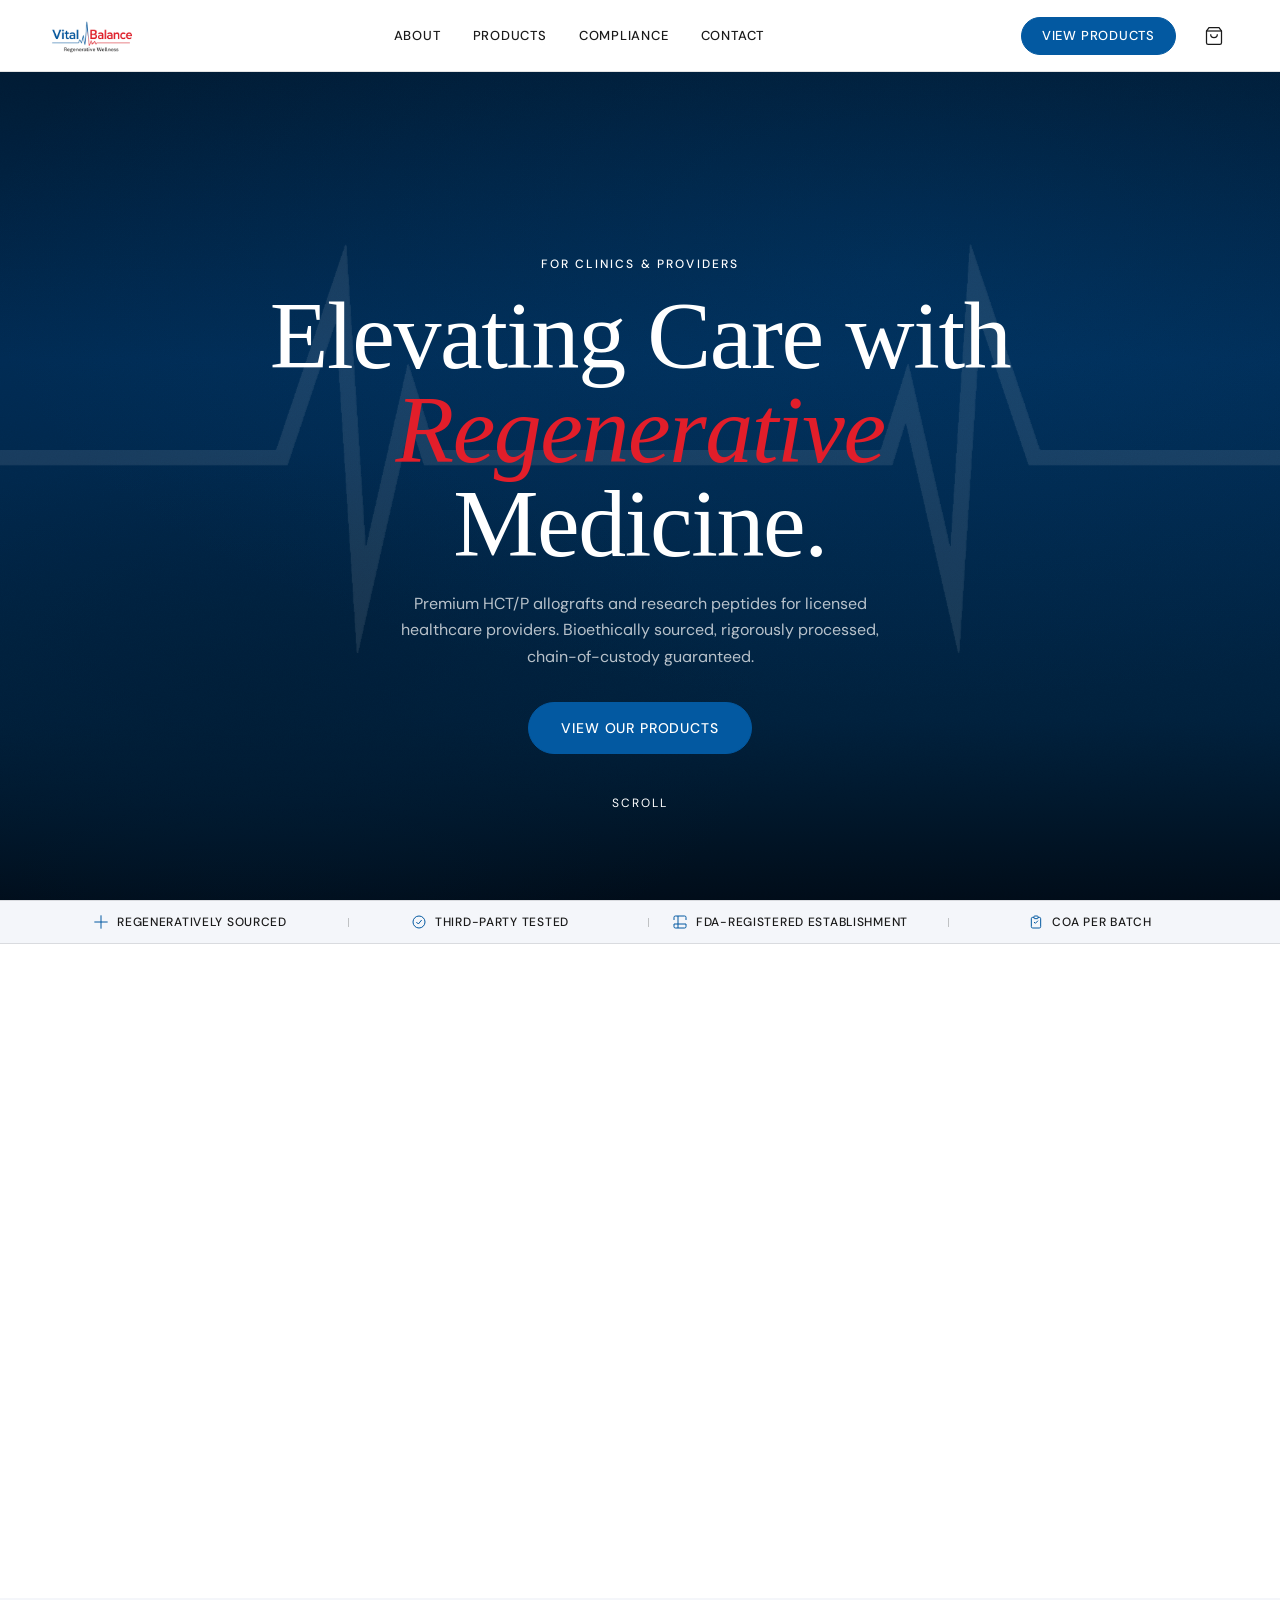
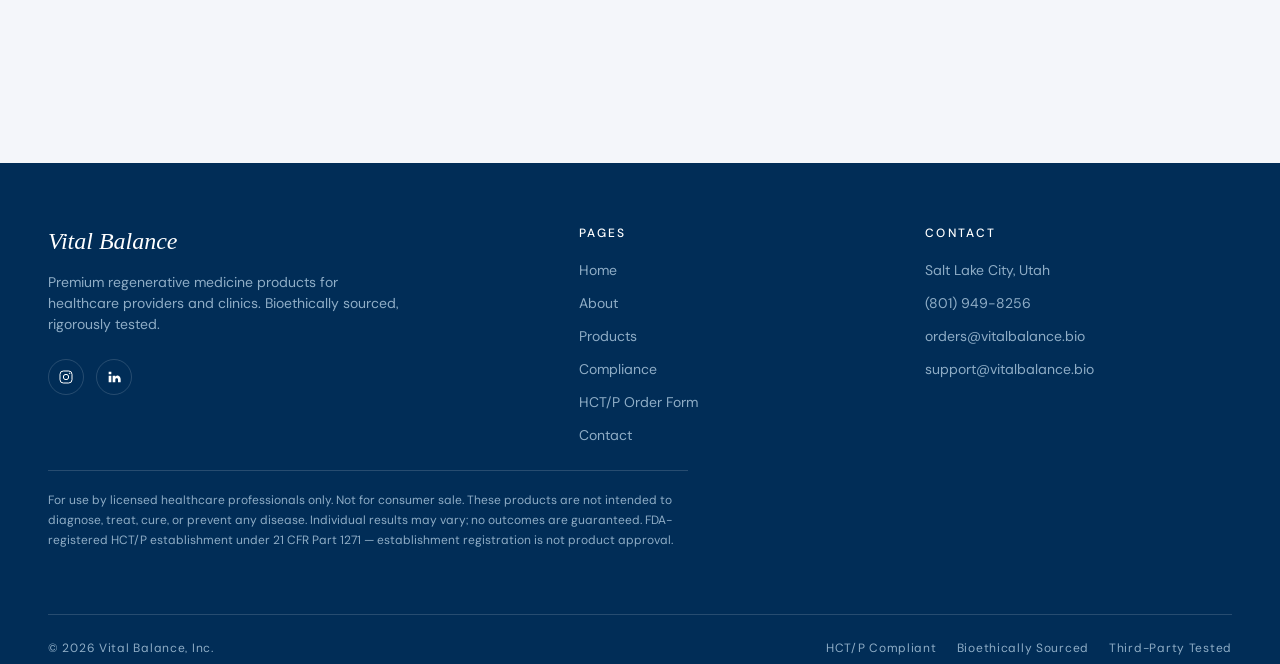
<file: index.html>
<!DOCTYPE html>
  <html>
  <head>
    <meta charset="UTF-8">
    <meta http-equiv="refresh" content="0; url=vitalbalance-home.html">
    <title>Vital Balance</title>
  </head>
  <body>
    <p>Redirecting to <a href="vitalbalance-home.html">Vital Balance</a>...</p>
  </body>
  </html>
</file>
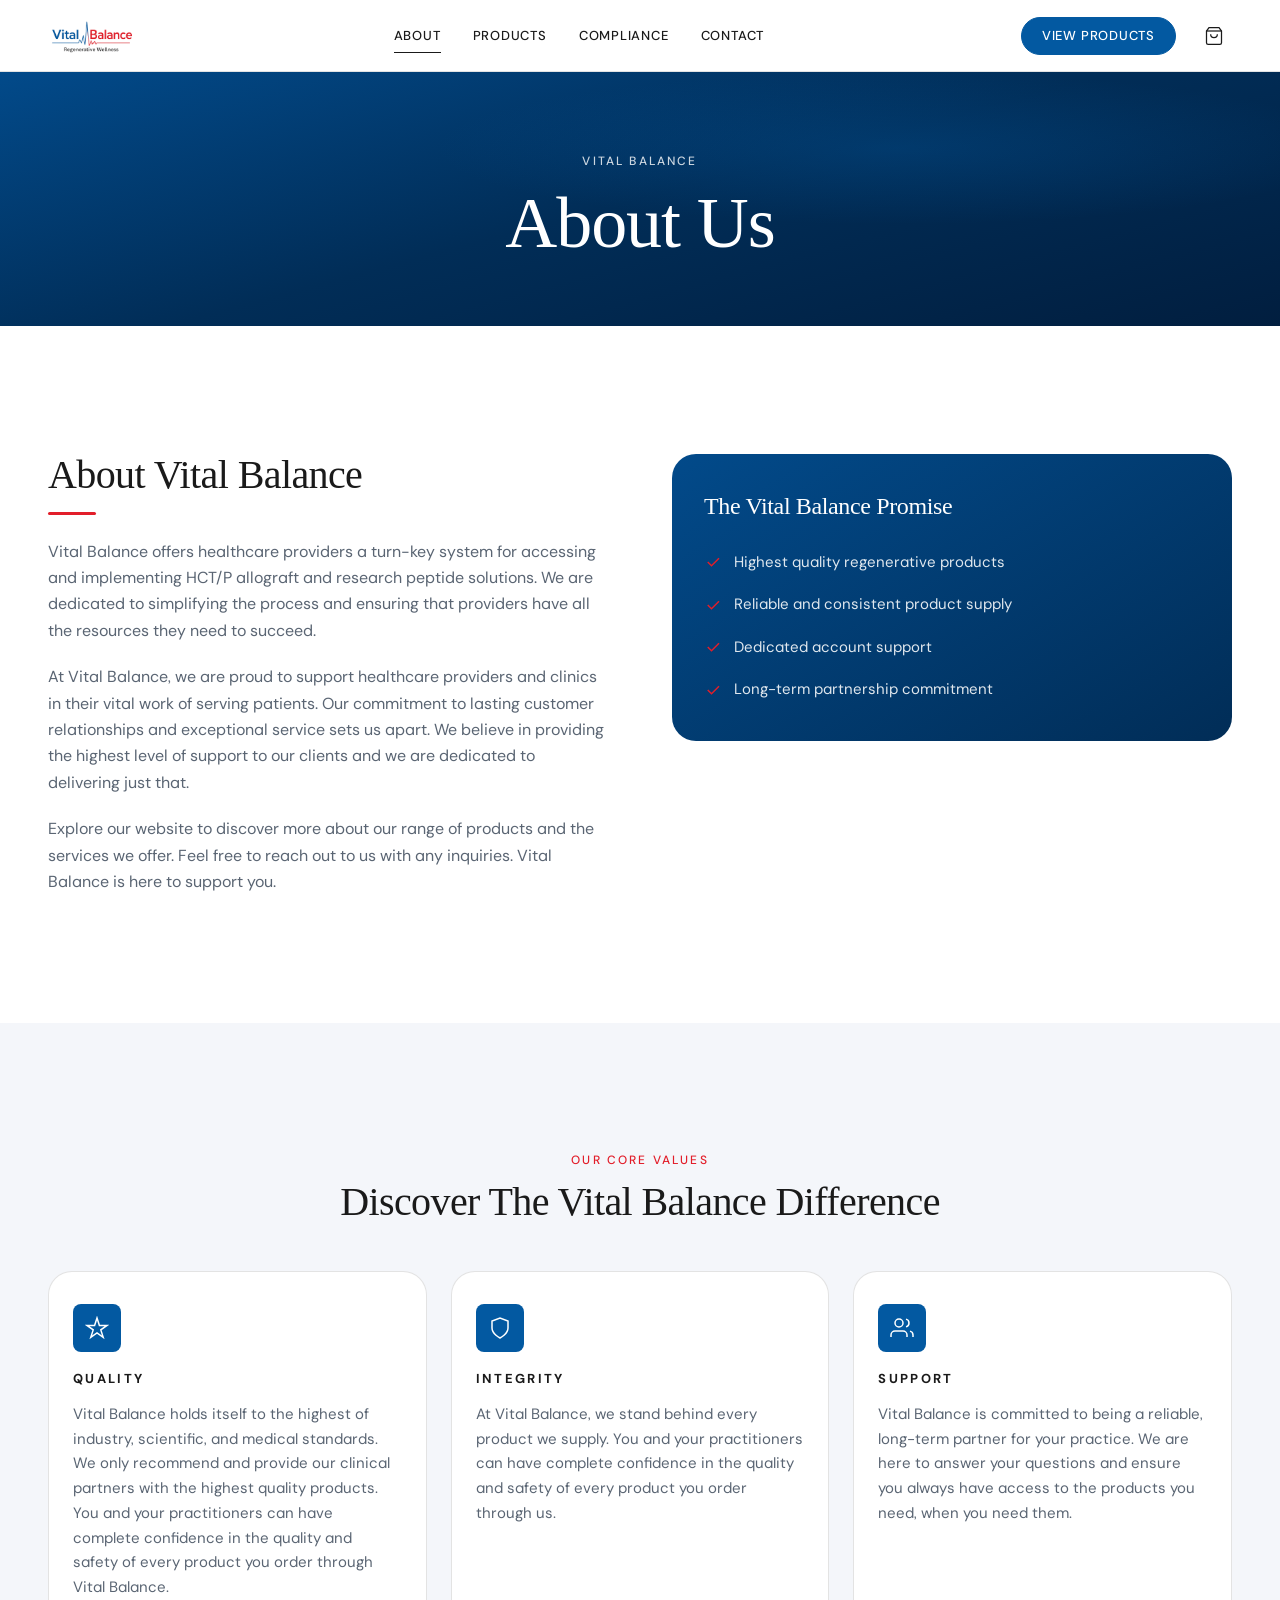
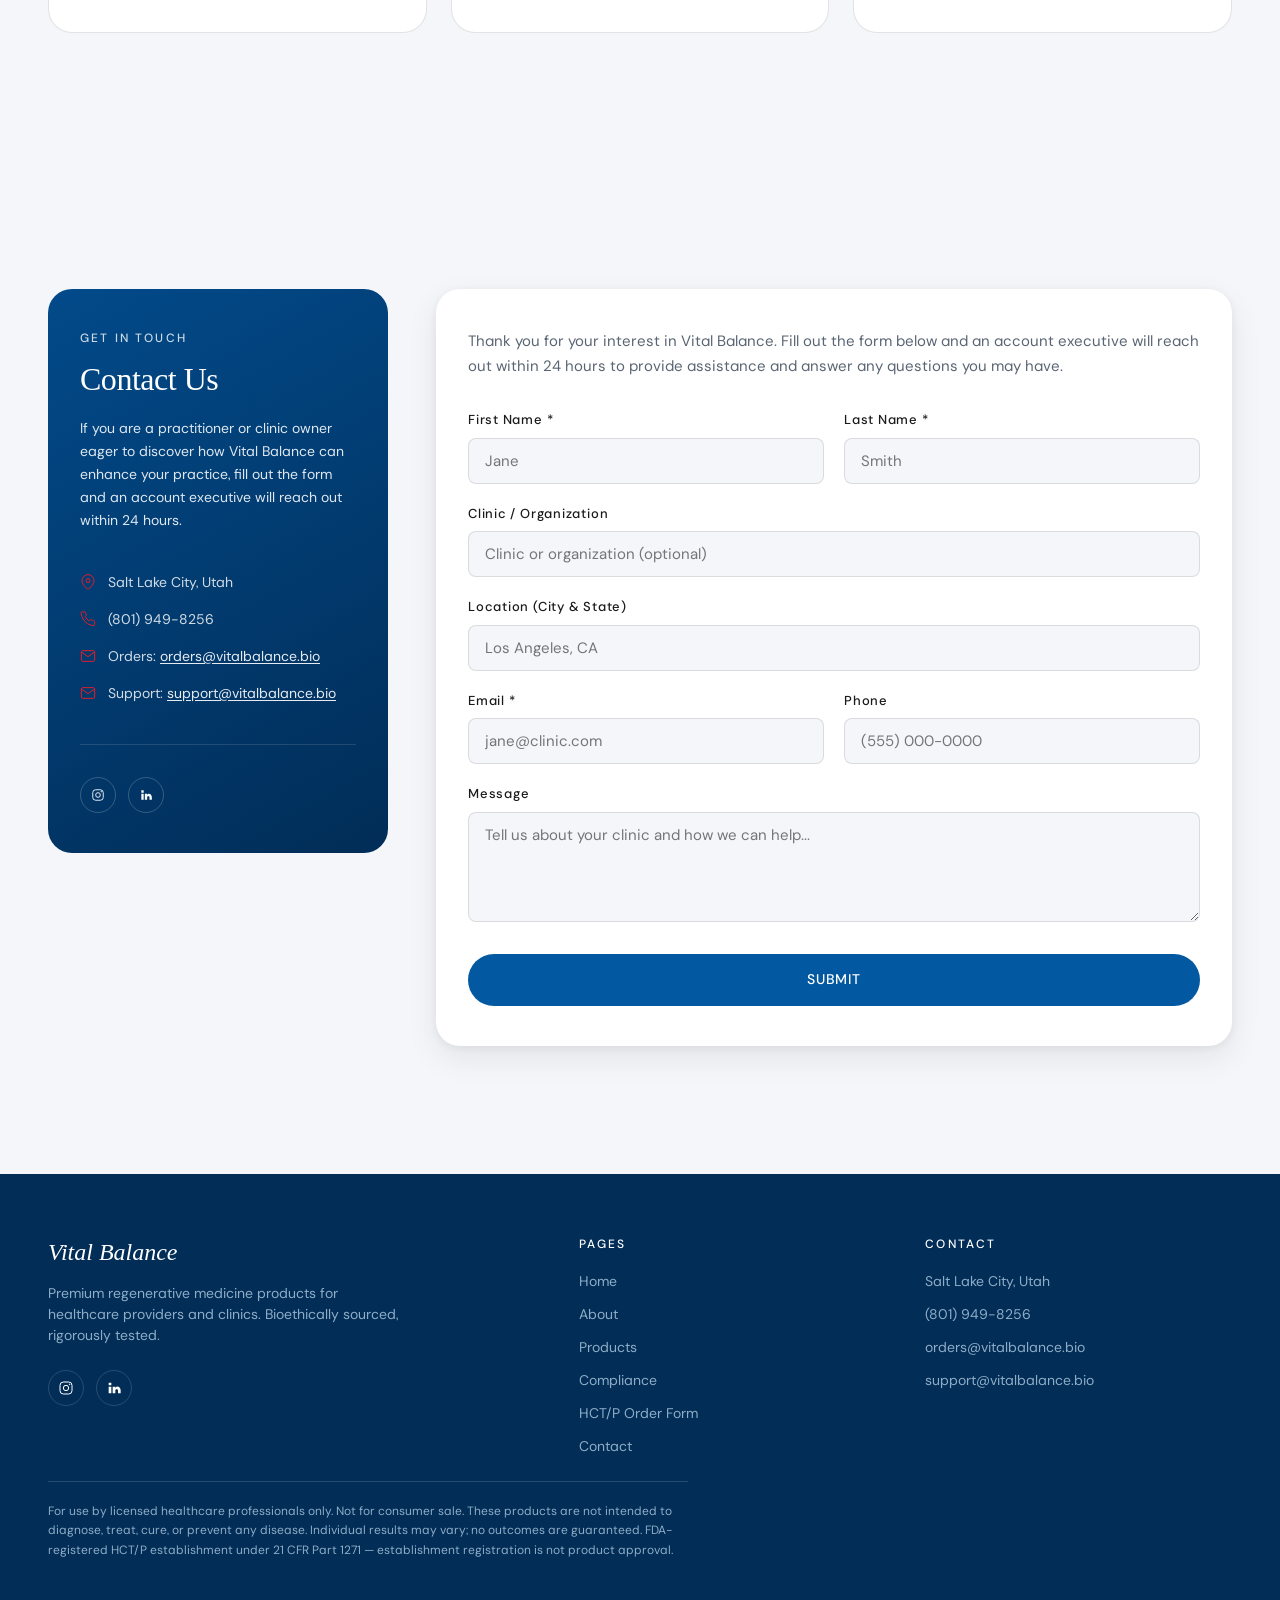
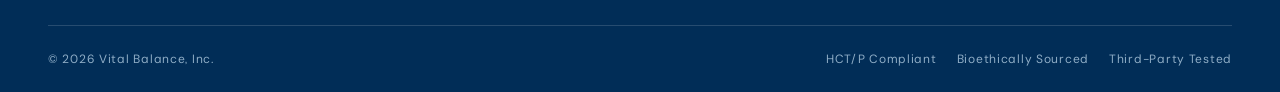
<file: vitalbalance-about.html>
<!doctype html>
<html lang="en">
<head>
  <meta charset="utf-8" />
  <meta name="viewport" content="width=device-width, initial-scale=1" />
  <title>About Us — Vital Balance</title>
  <meta name="description" content="Learn about Vital Balance, a turn-key regenerative medicine system built for healthcare providers and clinics." />
  <link rel="stylesheet" href="colors_and_type.css" />
  <link rel="stylesheet" href="components.css" />
  <link rel="stylesheet" href="about.css" />
</head>
<body>

  <a class="skip-link" href="#main-content">Skip to main content</a>

  <nav class="nav" aria-label="Primary">
    <a class="nav__brand" href="vitalbalance-home.html" aria-label="Home">
      <img class="nav__logo" src="asset/vital_balance_logo_no_bg.jpg" alt="Vital Balance" />
    </a>
    <div class="nav__center">
      <a class="nav__link" href="vitalbalance-about.html" aria-current="page">About</a>
      <a class="nav__link" href="vitalbalance-plp.html">Products</a>
      <a class="nav__link" href="vitalbalance-compliance.html">Compliance</a>
      <a class="nav__link" href="#contact">Contact</a>
    </div>
    <div class="nav__right">
      <a class="nav__cta" href="vitalbalance-plp.html">View Products</a>
      <a class="nav__cart" href="vitalbalance-plp.html" aria-label="View cart">
        <svg width="20" height="20" viewBox="0 0 24 24" fill="none" stroke="currentColor" stroke-width="1.5"><path d="M6 2 3 6v14a2 2 0 0 0 2 2h14a2 2 0 0 0 2-2V6l-3-4z"/><line x1="3" y1="6" x2="21" y2="6"/><path d="M16 10a4 4 0 0 1-8 0"/></svg>
        <span class="nav__cart-badge" id="cart-badge" hidden>0</span>
      </a>
      <button type="button" class="nav__hamburger" aria-label="Open menu"><span></span><span></span><span></span></button>
    </div>
  </nav>

  <div class="nav-overlay" aria-hidden="true" aria-modal="true" role="dialog" aria-label="Navigation menu">
    <button type="button" class="nav-overlay__close" aria-label="Close menu">
      <svg width="22" height="22" viewBox="0 0 24 24" fill="none" stroke="currentColor" stroke-width="1.5"><path d="m6 6 12 12M18 6 6 18"/></svg>
    </button>
    <a class="nav-overlay__cta" href="vitalbalance-plp.html">View Products</a>
    <a class="nav-overlay__link" href="vitalbalance-about.html">About</a>
    <a class="nav-overlay__link" href="vitalbalance-plp.html">Products</a>
    <a class="nav-overlay__link" href="vitalbalance-compliance.html">Compliance</a>
    <a class="nav-overlay__link" href="#contact">Contact</a>
  </div>

  <main id="main-content">

    <!-- ============== PAGE HERO ============== -->
    <section class="page-hero">
      <div class="container">
        <p class="eyebrow eyebrow--cream">Vital Balance</p>
        <h1>About Us</h1>
      </div>
    </section>

    <!-- ============== ABOUT BODY ============== -->
    <section class="about-body">
      <div class="container">
        <div class="about-body__grid">

          <div class="about-body__copy reveal">
            <h2>About Vital Balance</h2>
            <div class="about-body__rule"></div>
            <p>Vital Balance offers healthcare providers a turn-key system for accessing and implementing HCT/P allograft and research peptide solutions. We are dedicated to simplifying the process and ensuring that providers have all the resources they need to succeed.</p>
            <p>At Vital Balance, we are proud to support healthcare providers and clinics in their vital work of serving patients. Our commitment to lasting customer relationships and exceptional service sets us apart. We believe in providing the highest level of support to our clients and we are dedicated to delivering just that.</p>
            <p>Explore our website to discover more about our range of products and the services we offer. Feel free to reach out to us with any inquiries. Vital Balance is here to support you.</p>
          </div>

          <div class="about-promise reveal">
            <h3 class="about-promise__title">The Vital Balance Promise</h3>
            <ul class="about-promise__list">
              <li>
                <svg class="about-promise__check" viewBox="0 0 24 24" fill="none" stroke="currentColor" stroke-width="2"><path d="m5 12 5 5L20 7"/></svg>
                Highest quality regenerative products
              </li>
              <li>
                <svg class="about-promise__check" viewBox="0 0 24 24" fill="none" stroke="currentColor" stroke-width="2"><path d="m5 12 5 5L20 7"/></svg>
                Reliable and consistent product supply
              </li>
              <li>
                <svg class="about-promise__check" viewBox="0 0 24 24" fill="none" stroke="currentColor" stroke-width="2"><path d="m5 12 5 5L20 7"/></svg>
                Dedicated account support
              </li>
              <li>
                <svg class="about-promise__check" viewBox="0 0 24 24" fill="none" stroke="currentColor" stroke-width="2"><path d="m5 12 5 5L20 7"/></svg>
                Long-term partnership commitment
              </li>
            </ul>
          </div>

        </div>
      </div>
    </section>

    <!-- ============== CORE VALUES ============== -->
    <section class="about-values">
      <div class="container">
        <header class="about-values__head reveal">
          <p class="eyebrow">Our Core Values</p>
          <h2>Discover The Vital Balance Difference</h2>
        </header>
        <div class="about-values__grid">

          <article class="value-card reveal">
            <div class="value-card__icon">
              <svg viewBox="0 0 24 24" fill="none" stroke="currentColor" stroke-width="1.5"><path d="M12 2l2.4 7.4H22l-6.2 4.5 2.4 7.4L12 17l-6.2 4.3 2.4-7.4L2 9.4h7.6z"/></svg>
            </div>
            <h3>Quality</h3>
            <p>Vital Balance holds itself to the highest of industry, scientific, and medical standards. We only recommend and provide our clinical partners with the highest quality products. You and your practitioners can have complete confidence in the quality and safety of every product you order through Vital Balance.</p>
          </article>

          <article class="value-card reveal">
            <div class="value-card__icon">
              <svg viewBox="0 0 24 24" fill="none" stroke="currentColor" stroke-width="1.5"><path d="M12 22s8-4 8-10V5l-8-3-8 3v7c0 6 8 10 8 10z"/></svg>
            </div>
            <h3>Integrity</h3>
            <p>At Vital Balance, we stand behind every product we supply. You and your practitioners can have complete confidence in the quality and safety of every product you order through us.</p>
          </article>

          <article class="value-card reveal">
            <div class="value-card__icon">
              <svg viewBox="0 0 24 24" fill="none" stroke="currentColor" stroke-width="1.5"><path d="M17 21v-2a4 4 0 0 0-4-4H5a4 4 0 0 0-4 4v2"/><circle cx="9" cy="7" r="4"/><path d="M23 21v-2a4 4 0 0 0-3-3.87"/><path d="M16 3.13a4 4 0 0 1 0 7.75"/></svg>
            </div>
            <h3>Support</h3>
            <p>Vital Balance is committed to being a reliable, long-term partner for your practice. We are here to answer your questions and ensure you always have access to the products you need, when you need them.</p>
          </article>

        </div>
      </div>
    </section>

  </main>

  <!-- ============== CONTACT FORM ============== -->
  <section class="contact-section" id="contact" aria-labelledby="contact-heading">
    <div class="container">
      <div class="contact-section__grid">
        <div class="contact-info reveal">
          <p class="eyebrow eyebrow--cream contact-info__eyebrow">Get In Touch</p>
          <h2 id="contact-heading" class="contact-info__title">Contact Us</h2>
          <p class="contact-info__desc">If you are a practitioner or clinic owner eager to discover how Vital Balance can enhance your practice, fill out the form and an account executive will reach out within 24 hours.</p>
          <div class="contact-info__detail">
            <svg width="16" height="16" viewBox="0 0 24 24" fill="none" stroke="currentColor" stroke-width="1.5"><path d="M21 10c0 7-9 13-9 13s-9-6-9-13a9 9 0 0 1 18 0z"/><circle cx="12" cy="10" r="3"/></svg>
            Salt Lake City, Utah
          </div>
          <div class="contact-info__detail">
            <svg width="16" height="16" viewBox="0 0 24 24" fill="none" stroke="currentColor" stroke-width="1.5"><path d="M22 16.92v3a2 2 0 0 1-2.18 2 19.79 19.79 0 0 1-8.63-3.07A19.5 19.5 0 0 1 4.69 12 19.79 19.79 0 0 1 1.62 3.38 2 2 0 0 1 3.6 1.22h3a2 2 0 0 1 2 1.72 12.84 12.84 0 0 0 .7 2.81 2 2 0 0 1-.45 2.11L7.91 8.77a16 16 0 0 0 6 6l.95-.95a2 2 0 0 1 2.11-.45 12.84 12.84 0 0 0 2.81.7A2 2 0 0 1 21.73 16.92z"/></svg>
            (801) 949-8256
          </div>
          <div class="contact-info__detail">
            <svg width="16" height="16" viewBox="0 0 24 24" fill="none" stroke="currentColor" stroke-width="1.5"><path d="M4 4h16c1.1 0 2 .9 2 2v12c0 1.1-.9 2-2 2H4c-1.1 0-2-.9-2-2V6c0-1.1.9-2 2-2z"/><polyline points="22,6 12,13 2,6"/></svg>
            <span>Orders: <a href="mailto:orders@vitalbalance.bio">orders@vitalbalance.bio</a></span>
          </div>
          <div class="contact-info__detail">
            <svg width="16" height="16" viewBox="0 0 24 24" fill="none" stroke="currentColor" stroke-width="1.5"><path d="M4 4h16c1.1 0 2 .9 2 2v12c0 1.1-.9 2-2 2H4c-1.1 0-2-.9-2-2V6c0-1.1.9-2 2-2z"/><polyline points="22,6 12,13 2,6"/></svg>
            <span>Support: <a href="mailto:support@vitalbalance.bio">support@vitalbalance.bio</a></span>
          </div>
          <div class="contact-info__socials">
            <a class="contact-info__social" href="#" aria-label="Instagram"><svg width="14" height="14" viewBox="0 0 24 24" fill="none" stroke="currentColor" stroke-width="1.5"><rect x="3" y="3" width="18" height="18" rx="5"/><circle cx="12" cy="12" r="4"/><circle cx="17.5" cy="6.5" r=".5" fill="currentColor"/></svg></a>
            <a class="contact-info__social" href="#" aria-label="LinkedIn"><svg width="14" height="14" viewBox="0 0 24 24" fill="currentColor"><path d="M4 4h4v4H4zm0 6h4v10H4zm6 0h4v2c1-2 4-3 6-1s2 4 2 6v3h-4v-4c0-1-.4-2-2-2s-2 1-2 2v4h-4z"/></svg></a>
          </div>
        </div>
        <div class="contact-form-card reveal">
          <p class="contact-form-card__intro">Thank you for your interest in Vital Balance. Fill out the form below and an account executive will reach out within 24 hours to provide assistance and answer any questions you may have.</p>
          <form onsubmit="event.preventDefault(); this.querySelector('.contact-form__submit').textContent='Submitted. We\'ll be in touch!'">
            <div class="contact-form__row">
              <div class="contact-form__field">
                <label for="cf-first">First Name *</label>
                <input type="text" id="cf-first" name="first_name" required placeholder="Jane" />
              </div>
              <div class="contact-form__field">
                <label for="cf-last">Last Name *</label>
                <input type="text" id="cf-last" name="last_name" required placeholder="Smith" />
              </div>
            </div>
            <div class="contact-form__field">
              <label for="cf-clinic">Clinic / Organization</label>
              <input type="text" id="cf-clinic" name="clinic_name" placeholder="Clinic or organization (optional)" />
            </div>
            <div class="contact-form__field">
              <label for="cf-location">Location (City &amp; State)</label>
              <input type="text" id="cf-location" name="clinic_location" placeholder="Los Angeles, CA" />
            </div>
            <div class="contact-form__row">
              <div class="contact-form__field">
                <label for="cf-email">Email *</label>
                <input type="email" id="cf-email" name="email" required placeholder="jane@clinic.com" />
              </div>
              <div class="contact-form__field">
                <label for="cf-phone">Phone</label>
                <input type="tel" id="cf-phone" name="phone" placeholder="(555) 000-0000" />
              </div>
            </div>
            <div class="contact-form__field">
              <label for="cf-message">Message</label>
              <textarea id="cf-message" name="message" placeholder="Tell us about your clinic and how we can help..."></textarea>
            </div>
            <button type="submit" class="contact-form__submit">Submit</button>
          </form>
        </div>
      </div>
    </div>
  </section>

  <!-- ============== FOOTER ============== -->
  <footer class="footer">
    <div class="container">
      <div class="footer__grid">
        <div>
          <p class="footer__brand-tag">Vital Balance</p>
          <p class="footer__blurb">Premium regenerative medicine products for healthcare providers and clinics. Bioethically sourced, rigorously tested.</p>
          <div class="footer__socials">
            <a class="footer__social" href="#" aria-label="Instagram"><svg width="16" height="16" viewBox="0 0 24 24" fill="none" stroke="currentColor" stroke-width="1.5"><rect x="3" y="3" width="18" height="18" rx="5"/><circle cx="12" cy="12" r="4"/><circle cx="17.5" cy="6.5" r=".5" fill="currentColor"/></svg></a>
            <a class="footer__social" href="#" aria-label="LinkedIn"><svg width="16" height="16" viewBox="0 0 24 24" fill="currentColor"><path d="M4 4h4v4H4zm0 6h4v10H4zm6 0h4v2c1-2 4-3 6-1s2 4 2 6v3h-4v-4c0-1-.4-2-2-2s-2 1-2 2v4h-4z"/></svg></a>
          </div>
        </div>
        <div class="footer__col">
          <h4>Pages</h4>
          <ul class="footer__list">
            <li><a href="vitalbalance-home.html">Home</a></li>
            <li><a href="vitalbalance-about.html">About</a></li>
            <li><a href="vitalbalance-plp.html">Products</a></li>
            <li><a href="vitalbalance-compliance.html">Compliance</a></li>
            <li><a href="vitalbalance-order.html">HCT/P Order Form</a></li>
            <li><a href="#contact">Contact</a></li>
          </ul>
        </div>
        <div class="footer__col">
          <h4>Contact</h4>
          <ul class="footer__list">
            <li style="color: var(--fg-on-dark-mute); font-size: var(--fs-14);">Salt Lake City, Utah</li>
            <li style="color: var(--fg-on-dark-mute); font-size: var(--fs-14);">(801) 949-8256</li>
            <li><a href="mailto:orders@vitalbalance.bio">orders@vitalbalance.bio</a></li>
            <li><a href="mailto:support@vitalbalance.bio">support@vitalbalance.bio</a></li>
          </ul>
        </div>
      </div>
      <p class="footer__disclaimer">For use by licensed healthcare professionals only. Not for consumer sale. These products are not intended to diagnose, treat, cure, or prevent any disease. Individual results may vary; no outcomes are guaranteed. FDA-registered HCT/P establishment under 21 CFR Part 1271 — establishment registration is not product approval.</p>
      <div class="footer__bottom">
        <span>© 2026 Vital Balance, Inc.</span>
        <div class="footer__certs">
          <span>HCT/P Compliant</span><span>Bioethically Sourced</span><span>Third-Party Tested</span>
        </div>
      </div>
    </div>
  </footer>

  <script src="shared.js"></script>
</body>
</html>
</file>
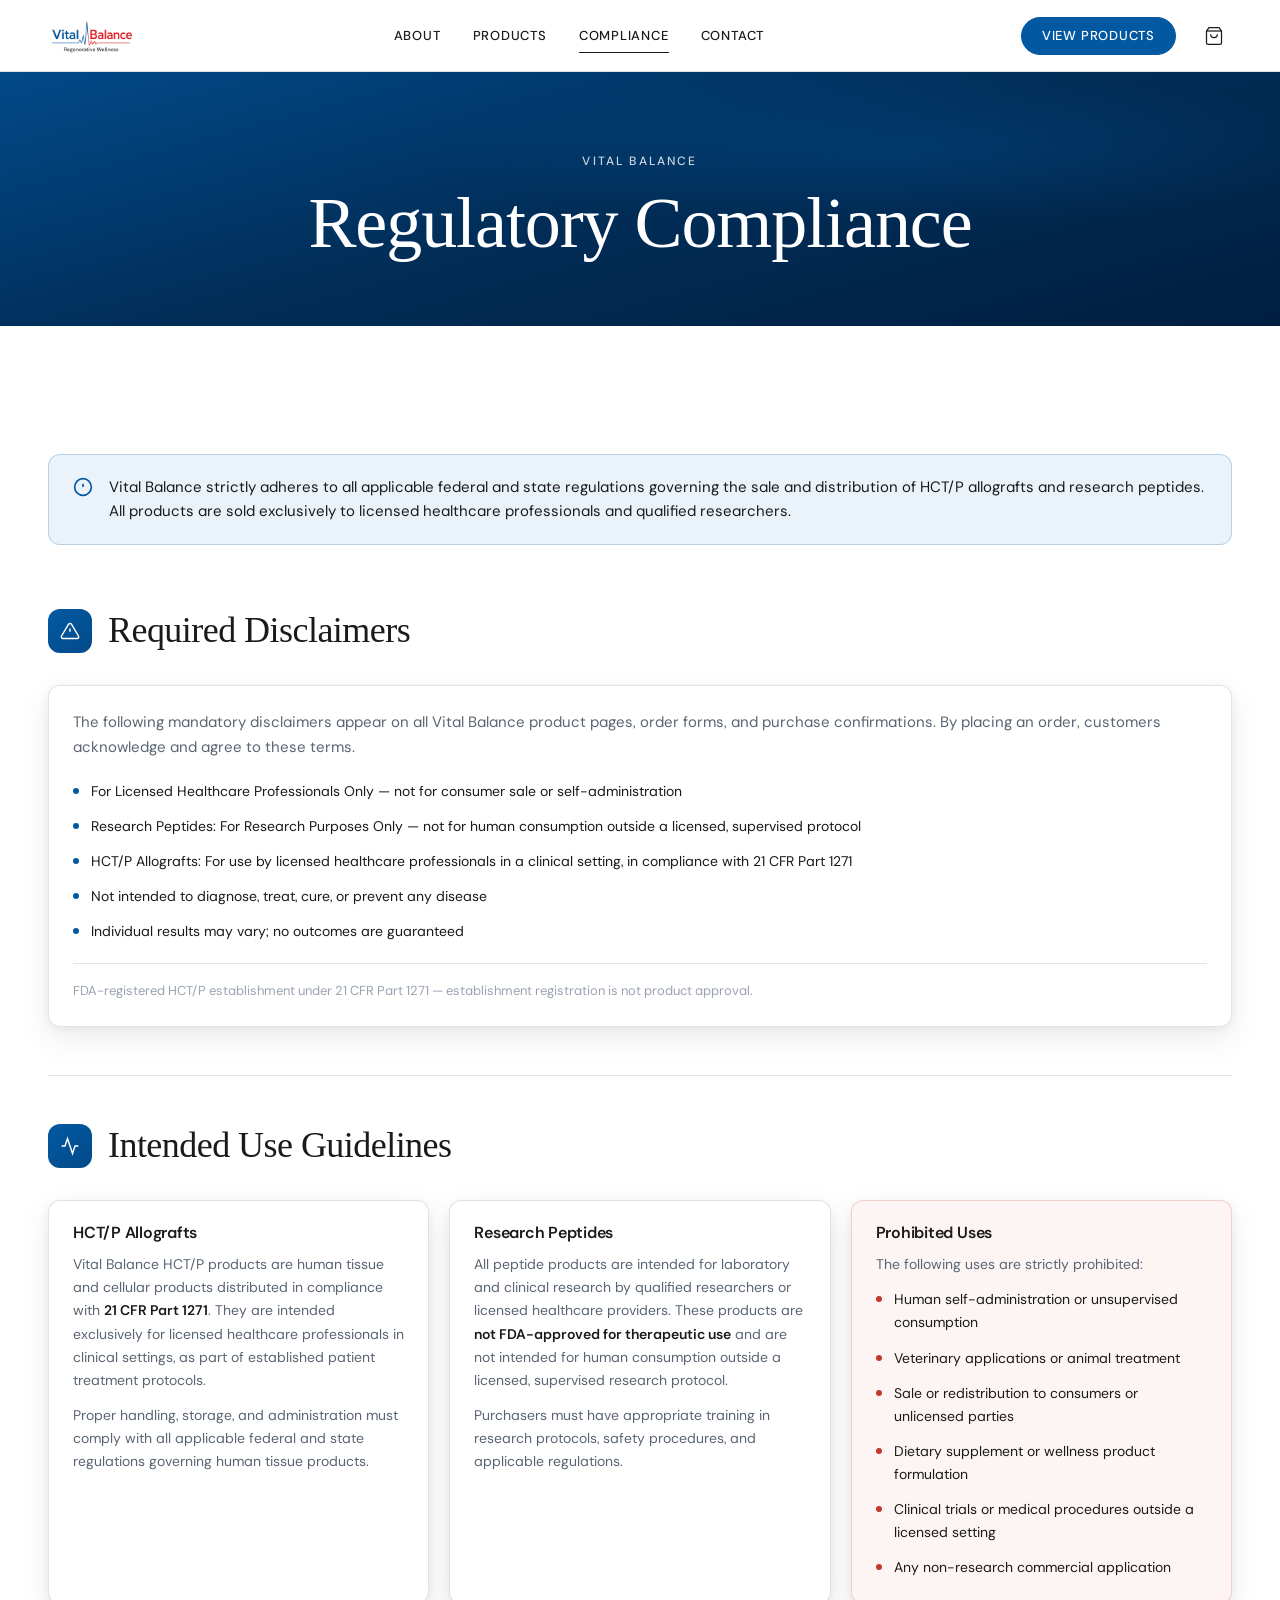
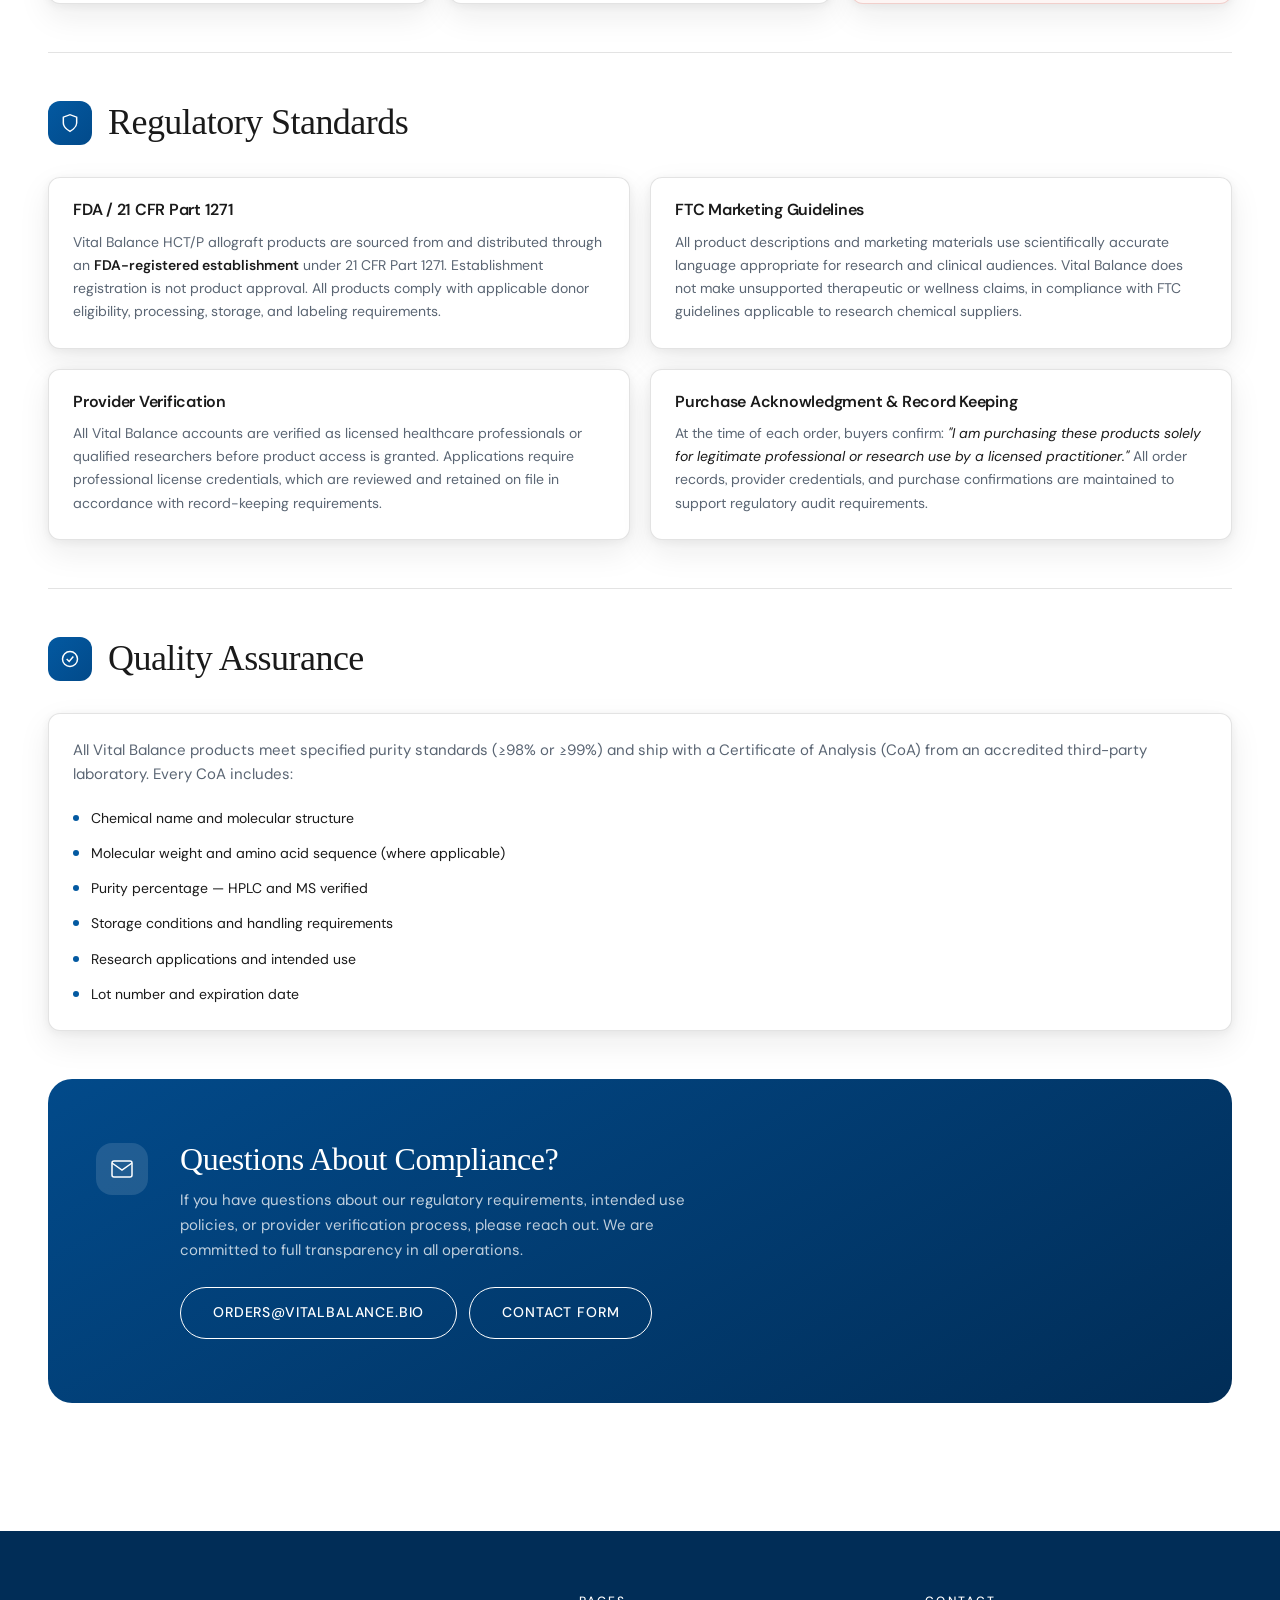
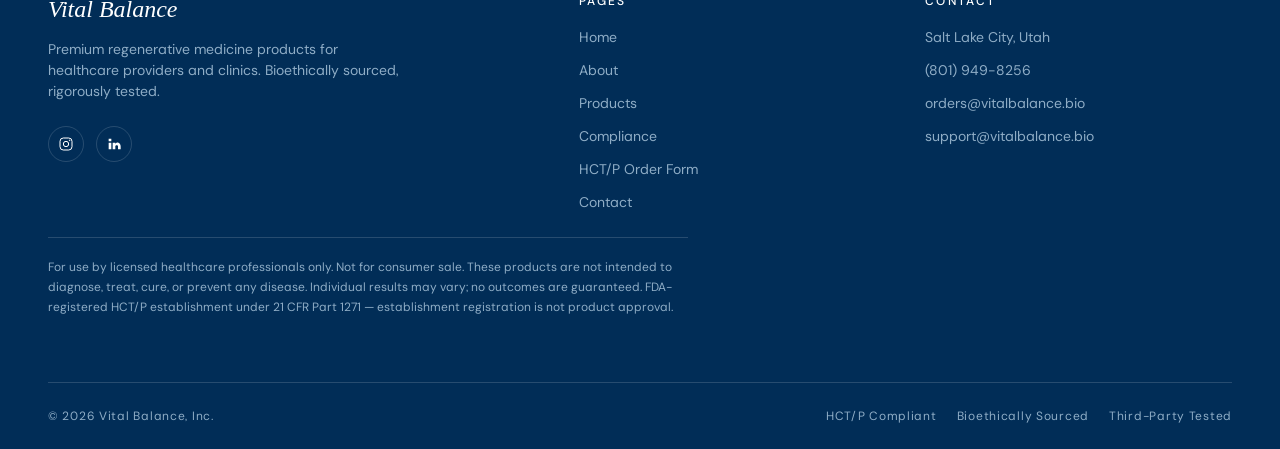
<file: vitalbalance-compliance.html>
<!doctype html>
<html lang="en">
<head>
  <meta charset="utf-8" />
  <meta name="viewport" content="width=device-width, initial-scale=1" />
  <title>Regulatory Compliance — Vital Balance</title>
  <meta name="description" content="Vital Balance regulatory compliance information: required disclaimers, intended use guidelines, FDA standards, and quality assurance for licensed healthcare providers." />
  <link rel="stylesheet" href="colors_and_type.css" />
  <link rel="stylesheet" href="components.css" />
  <link rel="stylesheet" href="compliance.css" />
</head>
<body>

  <a class="skip-link" href="#main-content">Skip to main content</a>

  <nav class="nav" aria-label="Primary">
    <a class="nav__brand" href="vitalbalance-home.html" aria-label="Home">
      <img class="nav__logo" src="asset/vital_balance_logo_no_bg.jpg" alt="Vital Balance" />
    </a>
    <div class="nav__center">
      <a class="nav__link" href="vitalbalance-about.html">About</a>
      <a class="nav__link" href="vitalbalance-plp.html">Products</a>
      <a class="nav__link" href="vitalbalance-compliance.html" aria-current="page">Compliance</a>
      <a class="nav__link" href="#contact">Contact</a>
    </div>
    <div class="nav__right">
      <a class="nav__cta" href="vitalbalance-plp.html">View Products</a>
      <a class="nav__cart" href="vitalbalance-plp.html" aria-label="View cart">
        <svg width="20" height="20" viewBox="0 0 24 24" fill="none" stroke="currentColor" stroke-width="1.5"><path d="M6 2 3 6v14a2 2 0 0 0 2 2h14a2 2 0 0 0 2-2V6l-3-4z"/><line x1="3" y1="6" x2="21" y2="6"/><path d="M16 10a4 4 0 0 1-8 0"/></svg>
        <span class="nav__cart-badge" id="cart-badge" hidden>0</span>
      </a>
      <button type="button" class="nav__hamburger" aria-label="Open menu">
        <span></span><span></span><span></span>
      </button>
    </div>
  </nav>

  <div class="nav-overlay" aria-hidden="true" aria-modal="true" role="dialog" aria-label="Navigation menu">
    <button type="button" class="nav-overlay__close" aria-label="Close menu">
      <svg width="22" height="22" viewBox="0 0 24 24" fill="none" stroke="currentColor" stroke-width="1.5"><path d="m6 6 12 12M18 6 6 18"/></svg>
    </button>
    <a class="nav-overlay__cta" href="vitalbalance-plp.html">View Products</a>
    <a class="nav-overlay__link" href="vitalbalance-about.html">About</a>
    <a class="nav-overlay__link" href="vitalbalance-plp.html">Products</a>
    <a class="nav-overlay__link" href="vitalbalance-compliance.html">Compliance</a>
    <a class="nav-overlay__link" href="#contact">Contact</a>
  </div>

  <main id="main-content">

    <!-- ============== PAGE HERO ============== -->
    <section class="page-hero">
      <div class="container">
        <p class="eyebrow eyebrow--cream">Vital Balance</p>
        <h1>Regulatory Compliance</h1>
      </div>
    </section>

    <!-- ============== BODY ============== -->
    <div class="compliance-body">
      <div class="container">

        <!-- Intro statement -->
        <div class="compliance-intro" role="note" aria-label="Compliance statement">
          <svg width="20" height="20" viewBox="0 0 24 24" fill="none" stroke="currentColor" stroke-width="2" aria-hidden="true"><circle cx="12" cy="12" r="10"/><line x1="12" y1="8" x2="12" y2="12"/><line x1="12" y1="16" x2="12.01" y2="16"/></svg>
          <p>Vital Balance strictly adheres to all applicable federal and state regulations governing the sale and distribution of HCT/P allografts and research peptides. All products are sold exclusively to licensed healthcare professionals and qualified researchers.</p>
        </div>

        <!-- ======================================
             SECTION 1 — REQUIRED DISCLAIMERS
             ====================================== -->
        <section class="compliance-section" aria-labelledby="cs-disclaimers">
          <div class="compliance-section__head">
            <div class="compliance-section__icon" aria-hidden="true">
              <svg width="20" height="20" viewBox="0 0 24 24" fill="none" stroke="currentColor" stroke-width="1.75"><path d="M10.29 3.86 1.82 18a2 2 0 0 0 1.71 3h16.94a2 2 0 0 0 1.71-3L13.71 3.86a2 2 0 0 0-3.42 0z"/><line x1="12" y1="9" x2="12" y2="13"/><line x1="12" y1="17" x2="12.01" y2="17"/></svg>
            </div>
            <h2 id="cs-disclaimers">Required Disclaimers</h2>
          </div>

          <div class="compliance-card compliance-card--list">
            <p class="compliance-card__lead">The following mandatory disclaimers appear on all Vital Balance product pages, order forms, and purchase confirmations. By placing an order, customers acknowledge and agree to these terms.</p>
            <ul class="compliance-disclaimer-list">
              <li>For Licensed Healthcare Professionals Only — not for consumer sale or self-administration</li>
              <li>Research Peptides: For Research Purposes Only — not for human consumption outside a licensed, supervised protocol</li>
              <li>HCT/P Allografts: For use by licensed healthcare professionals in a clinical setting, in compliance with 21 CFR Part 1271</li>
              <li>Not intended to diagnose, treat, cure, or prevent any disease</li>
              <li>Individual results may vary; no outcomes are guaranteed</li>
            </ul>
            <p class="compliance-card__note">FDA-registered HCT/P establishment under 21 CFR Part 1271 — establishment registration is not product approval.</p>
          </div>
        </section>

        <hr class="compliance-rule" />

        <!-- ======================================
             SECTION 2 — INTENDED USE
             ====================================== -->
        <section class="compliance-section" aria-labelledby="cs-intended">
          <div class="compliance-section__head">
            <div class="compliance-section__icon" aria-hidden="true">
              <svg width="20" height="20" viewBox="0 0 24 24" fill="none" stroke="currentColor" stroke-width="1.75"><path d="M22 12h-4l-3 9L9 3l-3 9H2"/></svg>
            </div>
            <h2 id="cs-intended">Intended Use Guidelines</h2>
          </div>

          <div class="compliance-cards">

            <article class="compliance-card">
              <h3 class="compliance-card__title">HCT/P Allografts</h3>
              <p class="compliance-card__text">Vital Balance HCT/P products are human tissue and cellular products distributed in compliance with <strong>21 CFR Part 1271</strong>. They are intended exclusively for licensed healthcare professionals in clinical settings, as part of established patient treatment protocols.</p>
              <p class="compliance-card__text">Proper handling, storage, and administration must comply with all applicable federal and state regulations governing human tissue products.</p>
            </article>

            <article class="compliance-card">
              <h3 class="compliance-card__title">Research Peptides</h3>
              <p class="compliance-card__text">All peptide products are intended for laboratory and clinical research by qualified researchers or licensed healthcare providers. These products are <strong>not FDA-approved for therapeutic use</strong> and are not intended for human consumption outside a licensed, supervised research protocol.</p>
              <p class="compliance-card__text">Purchasers must have appropriate training in research protocols, safety procedures, and applicable regulations.</p>
            </article>

            <article class="compliance-card compliance-card--caution">
              <h3 class="compliance-card__title">Prohibited Uses</h3>
              <p class="compliance-card__text">The following uses are strictly prohibited:</p>
              <ul class="compliance-card__list compliance-card__list--caution">
                <li>Human self-administration or unsupervised consumption</li>
                <li>Veterinary applications or animal treatment</li>
                <li>Sale or redistribution to consumers or unlicensed parties</li>
                <li>Dietary supplement or wellness product formulation</li>
                <li>Clinical trials or medical procedures outside a licensed setting</li>
                <li>Any non-research commercial application</li>
              </ul>
            </article>

          </div>
        </section>

        <hr class="compliance-rule" />

        <!-- ======================================
             SECTION 3 — REGULATORY STANDARDS
             ====================================== -->
        <section class="compliance-section" aria-labelledby="cs-regulatory">
          <div class="compliance-section__head">
            <div class="compliance-section__icon" aria-hidden="true">
              <svg width="20" height="20" viewBox="0 0 24 24" fill="none" stroke="currentColor" stroke-width="1.75"><path d="M12 22s8-4 8-10V5l-8-3-8 3v7c0 6 8 10 8 10z"/></svg>
            </div>
            <h2 id="cs-regulatory">Regulatory Standards</h2>
          </div>

          <div class="compliance-cards compliance-cards--2col">

            <article class="compliance-card">
              <h3 class="compliance-card__title">FDA / 21 CFR Part 1271</h3>
              <p class="compliance-card__text">Vital Balance HCT/P allograft products are sourced from and distributed through an <strong>FDA-registered establishment</strong> under 21 CFR Part 1271. Establishment registration is not product approval. All products comply with applicable donor eligibility, processing, storage, and labeling requirements.</p>
            </article>

            <article class="compliance-card">
              <h3 class="compliance-card__title">FTC Marketing Guidelines</h3>
              <p class="compliance-card__text">All product descriptions and marketing materials use scientifically accurate language appropriate for research and clinical audiences. Vital Balance does not make unsupported therapeutic or wellness claims, in compliance with FTC guidelines applicable to research chemical suppliers.</p>
            </article>

            <article class="compliance-card">
              <h3 class="compliance-card__title">Provider Verification</h3>
              <p class="compliance-card__text">All Vital Balance accounts are verified as licensed healthcare professionals or qualified researchers before product access is granted. Applications require professional license credentials, which are reviewed and retained on file in accordance with record-keeping requirements.</p>
            </article>

            <article class="compliance-card">
              <h3 class="compliance-card__title">Purchase Acknowledgment & Record Keeping</h3>
              <p class="compliance-card__text">At the time of each order, buyers confirm: <em>"I am purchasing these products solely for legitimate professional or research use by a licensed practitioner."</em> All order records, provider credentials, and purchase confirmations are maintained to support regulatory audit requirements.</p>
            </article>

          </div>
        </section>

        <hr class="compliance-rule" />

        <!-- ======================================
             SECTION 4 — QUALITY ASSURANCE
             ====================================== -->
        <section class="compliance-section" aria-labelledby="cs-quality">
          <div class="compliance-section__head">
            <div class="compliance-section__icon" aria-hidden="true">
              <svg width="20" height="20" viewBox="0 0 24 24" fill="none" stroke="currentColor" stroke-width="1.75"><circle cx="12" cy="12" r="9"/><path d="m8 12 3 3 5-6"/></svg>
            </div>
            <h2 id="cs-quality">Quality Assurance</h2>
          </div>

          <div class="compliance-card">
            <p class="compliance-card__lead">All Vital Balance products meet specified purity standards (≥98% or ≥99%) and ship with a Certificate of Analysis (CoA) from an accredited third-party laboratory. Every CoA includes:</p>
            <ul class="compliance-card__list">
              <li>Chemical name and molecular structure</li>
              <li>Molecular weight and amino acid sequence (where applicable)</li>
              <li>Purity percentage — HPLC and MS verified</li>
              <li>Storage conditions and handling requirements</li>
              <li>Research applications and intended use</li>
              <li>Lot number and expiration date</li>
            </ul>
          </div>
        </section>

        <!-- ======================================
             SECTION 5 — QUESTIONS / CONTACT
             ====================================== -->
        <section class="compliance-cta" id="contact" aria-labelledby="cs-questions">
          <div class="compliance-cta__inner">
            <div class="compliance-cta__icon" aria-hidden="true">
              <svg width="24" height="24" viewBox="0 0 24 24" fill="none" stroke="currentColor" stroke-width="1.5"><path d="M4 4h16c1.1 0 2 .9 2 2v12c0 1.1-.9 2-2 2H4c-1.1 0-2-.9-2-2V6c0-1.1.9-2 2-2z"/><polyline points="22,6 12,13 2,6"/></svg>
            </div>
            <div>
              <h2 id="cs-questions">Questions About Compliance?</h2>
              <p>If you have questions about our regulatory requirements, intended use policies, or provider verification process, please reach out. We are committed to full transparency in all operations.</p>
              <div class="compliance-cta__links">
                <a href="mailto:orders@vitalbalance.bio" class="btn btn--ghost-light">orders@vitalbalance.bio</a>
                <a href="vitalbalance-home.html#contact" class="btn btn--ghost-light">Contact Form</a>
              </div>
            </div>
          </div>
        </section>

      </div>
    </div>

  </main>

  <!-- ============== FOOTER ============== -->
  <footer class="footer">
    <div class="container">
      <div class="footer__grid">
        <div>
          <p class="footer__brand-tag">Vital Balance</p>
          <p class="footer__blurb">Premium regenerative medicine products for healthcare providers and clinics. Bioethically sourced, rigorously tested.</p>
          <div class="footer__socials">
            <a class="footer__social" href="#" aria-label="Instagram"><svg width="16" height="16" viewBox="0 0 24 24" fill="none" stroke="currentColor" stroke-width="1.5"><rect x="3" y="3" width="18" height="18" rx="5"/><circle cx="12" cy="12" r="4"/><circle cx="17.5" cy="6.5" r=".5" fill="currentColor"/></svg></a>
            <a class="footer__social" href="#" aria-label="LinkedIn"><svg width="16" height="16" viewBox="0 0 24 24" fill="currentColor"><path d="M4 4h4v4H4zm0 6h4v10H4zm6 0h4v2c1-2 4-3 6-1s2 4 2 6v3h-4v-4c0-1-.4-2-2-2s-2 1-2 2v4h-4z"/></svg></a>
          </div>
        </div>
        <div class="footer__col">
          <h4>Pages</h4>
          <ul class="footer__list">
            <li><a href="vitalbalance-home.html">Home</a></li>
            <li><a href="vitalbalance-about.html">About</a></li>
            <li><a href="vitalbalance-plp.html">Products</a></li>
            <li><a href="vitalbalance-compliance.html">Compliance</a></li>
            <li><a href="vitalbalance-order.html">HCT/P Order Form</a></li>
            <li><a href="#contact">Contact</a></li>
          </ul>
        </div>
        <div class="footer__col">
          <h4>Contact</h4>
          <ul class="footer__list">
            <li>Salt Lake City, Utah</li>
            <li>(801) 949-8256</li>
            <li><a href="mailto:orders@vitalbalance.bio">orders@vitalbalance.bio</a></li>
            <li><a href="mailto:support@vitalbalance.bio">support@vitalbalance.bio</a></li>
          </ul>
        </div>
      </div>
      <p class="footer__disclaimer">For use by licensed healthcare professionals only. Not for consumer sale. These products are not intended to diagnose, treat, cure, or prevent any disease. Individual results may vary; no outcomes are guaranteed. FDA-registered HCT/P establishment under 21 CFR Part 1271 — establishment registration is not product approval.</p>
      <div class="footer__bottom">
        <span>© 2026 Vital Balance, Inc.</span>
        <div class="footer__certs">
          <span>HCT/P Compliant</span><span>Bioethically Sourced</span><span>Third-Party Tested</span>
        </div>
      </div>
    </div>
  </footer>

  <script src="shared.js"></script>
</body>
</html>
</file>
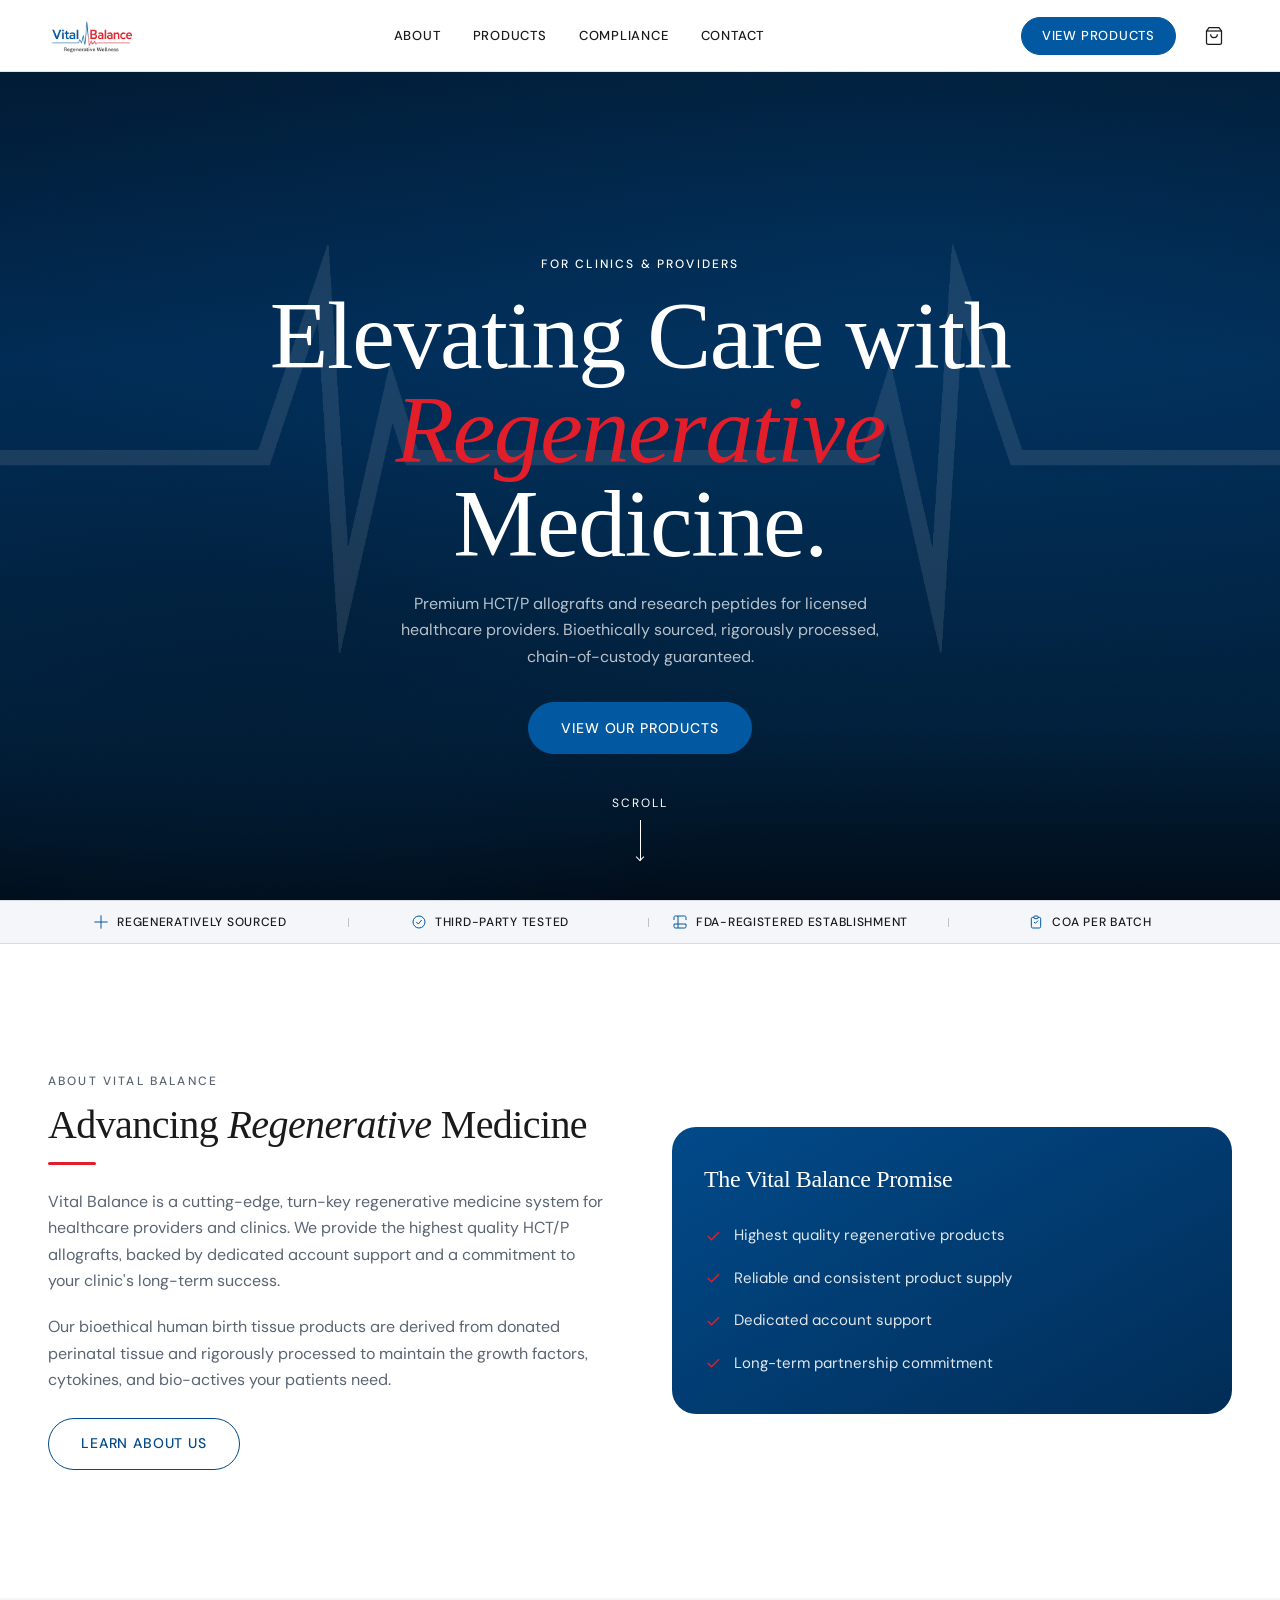
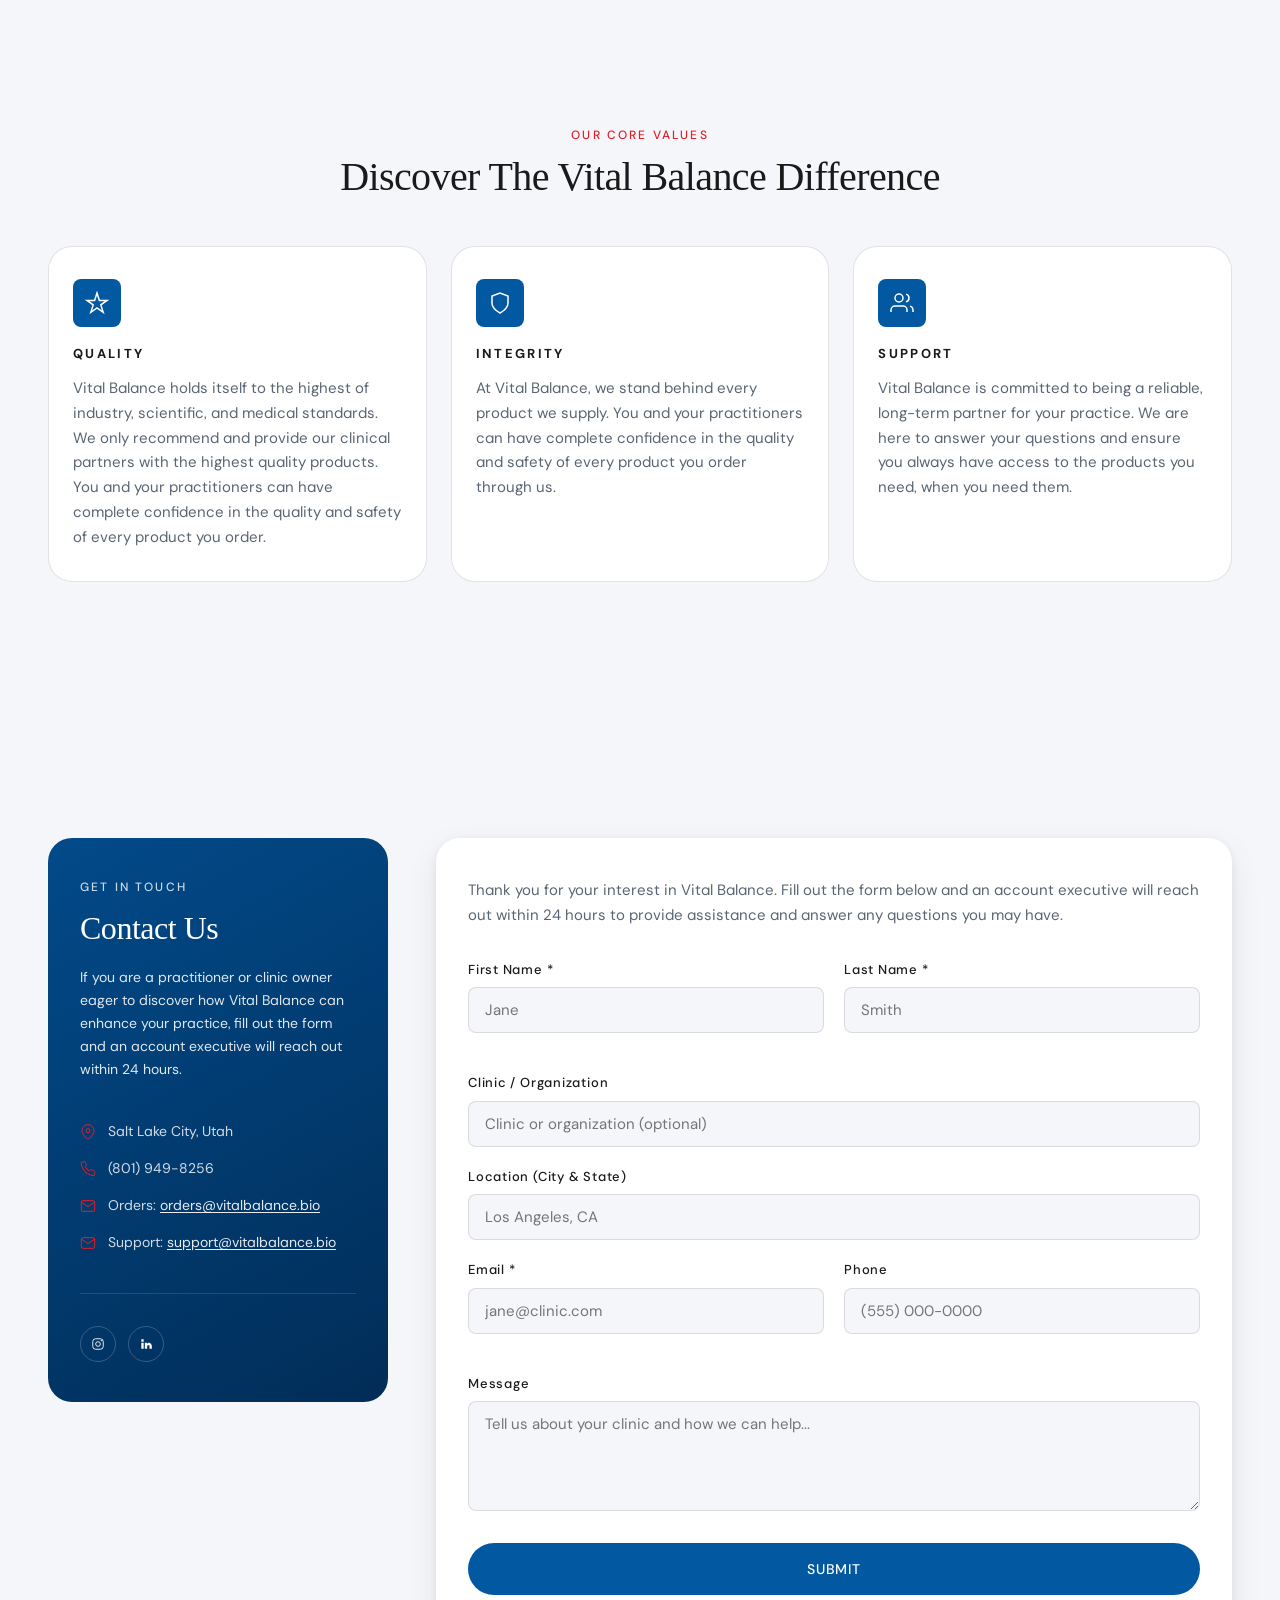
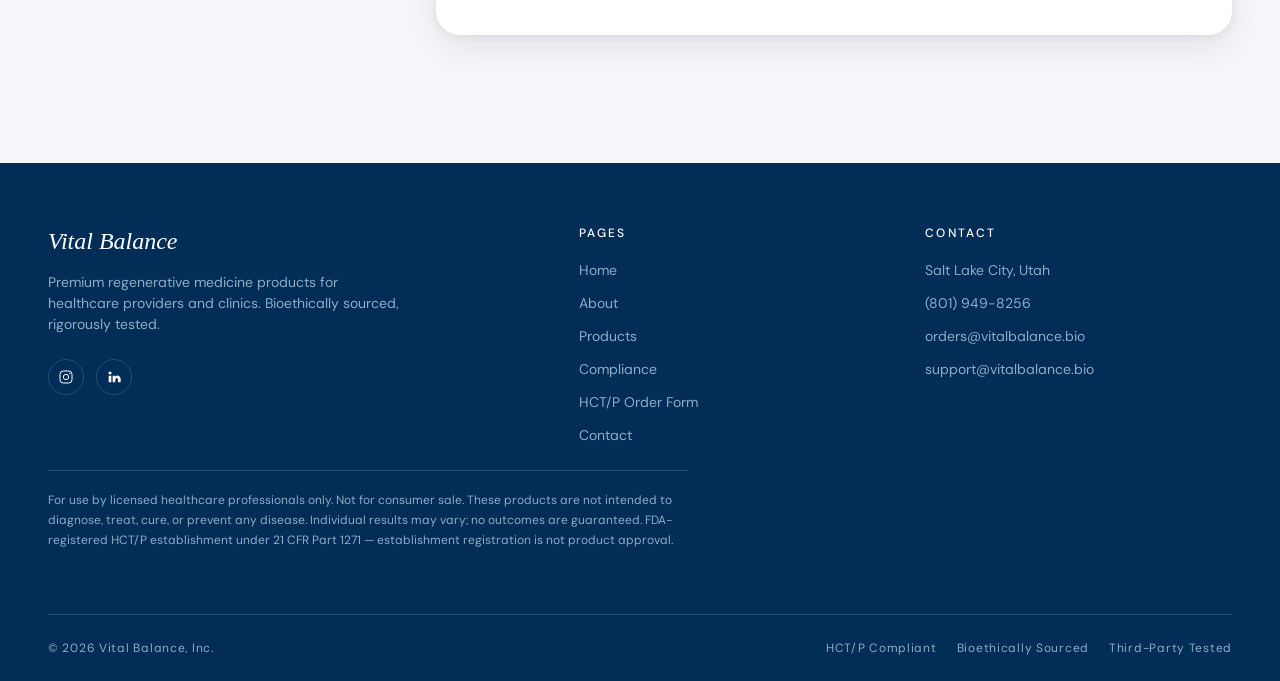
<file: vitalbalance-home.html>
<!doctype html>
<html lang="en">
<head>
  <meta charset="utf-8" />
  <meta name="viewport" content="width=device-width, initial-scale=1" />
  <title>Vital Balance — Regenerative Medicine Products for Healthcare Providers</title>
  <meta name="description" content="Premium HCT/P allografts for licensed healthcare providers and clinics. Bioethically sourced, processed in an FDA-registered establishment, chain-of-custody guaranteed." />
  <link rel="stylesheet" href="colors_and_type.css" />
  <link rel="stylesheet" href="components.css" />
  <link rel="stylesheet" href="home.css" />
</head>
<body>

  <a class="skip-link" href="#main-content">Skip to main content</a>

  <!-- ============== NAV (shared) ============== -->
  <nav class="nav" aria-label="Primary">
    <a class="nav__brand" href="vitalbalance-home.html" aria-label="Home">
      <img class="nav__logo" src="asset/vital_balance_logo_no_bg.jpg" alt="Vital Balance" />
    </a>
    <div class="nav__center">
      <a class="nav__link" href="vitalbalance-about.html">About</a>
      <a class="nav__link" href="vitalbalance-plp.html">Products</a>
      <a class="nav__link" href="vitalbalance-compliance.html">Compliance</a>
      <a class="nav__link" href="#contact">Contact</a>
    </div>
    <div class="nav__right">
      <a class="nav__cta" href="vitalbalance-plp.html">View Products</a>
      <a class="nav__cart" href="vitalbalance-plp.html" aria-label="View cart">
        <svg width="20" height="20" viewBox="0 0 24 24" fill="none" stroke="currentColor" stroke-width="1.5"><path d="M6 2 3 6v14a2 2 0 0 0 2 2h14a2 2 0 0 0 2-2V6l-3-4z"/><line x1="3" y1="6" x2="21" y2="6"/><path d="M16 10a4 4 0 0 1-8 0"/></svg>
        <span class="nav__cart-badge" id="cart-badge" hidden>0</span>
      </a>
      <button type="button" class="nav__hamburger" aria-label="Open menu">
        <span></span><span></span><span></span>
      </button>
    </div>
  </nav>

  <div class="nav-overlay" aria-hidden="true" aria-modal="true" role="dialog" aria-label="Navigation menu">
    <button type="button" class="nav-overlay__close" aria-label="Close menu">
      <svg width="22" height="22" viewBox="0 0 24 24" fill="none" stroke="currentColor" stroke-width="1.5"><path d="m6 6 12 12M18 6 6 18"/></svg>
    </button>
    <a class="nav-overlay__cta" href="vitalbalance-plp.html">View Products</a>
    <a class="nav-overlay__link" href="vitalbalance-about.html">About</a>
    <a class="nav-overlay__link" href="vitalbalance-plp.html">Products</a>
    <a class="nav-overlay__link" href="vitalbalance-compliance.html">Compliance</a>
    <a class="nav-overlay__link" href="#contact">Contact</a>
  </div>

  <main id="main-content">
    <!-- ============== HERO ============== -->
    <section class="hero" aria-labelledby="hero-h">
      <div class="hero__pulse-wrap" aria-hidden="true">
        <div class="hero__pulse-track">
          <img class="hero__pulse" src="asset/pulse-line-transparent-bg-white.svg" alt="" />
          <img class="hero__pulse" src="asset/pulse-line-transparent-bg-white.svg" alt="" />
        </div>
      </div>
      <div class="container hero__inner">
        <div class="hero__content">
          <p class="eyebrow hero__eyebrow">For Clinics & Providers</p>
          <h1 id="hero-h" class="hero__headline">
            Elevating Care with<br/>
            <em>Regenerative</em><br/>
            Medicine.
          </h1>
          <p class="hero__sub">Premium HCT/P allografts and research peptides for licensed healthcare providers. Bioethically sourced, rigorously processed, chain-of-custody guaranteed.</p>
          <div class="hero__ctas">
            <a class="btn btn--primary" href="vitalbalance-plp.html">View Our Products</a>
          </div>
        </div>
        <div class="scroll-cue" aria-hidden="true">
          <span>Scroll</span>
          <span class="scroll-cue__arrow"></span>
        </div>
      </div>
    </section>

    <!-- ============== TRUST BAR ============== -->
    <section class="trust-bar" aria-label="Brand promises">
      <div class="container">
        <div class="trust-bar__row">
          <div class="trust-bar__item"><svg class="trust-bar__icon" viewBox="0 0 24 24" fill="none" stroke="currentColor" stroke-width="1.5"><path d="M12 2v20M2 12h20" /></svg>Regeneratively Sourced</div>
          <div class="trust-bar__item"><svg class="trust-bar__icon" viewBox="0 0 24 24" fill="none" stroke="currentColor" stroke-width="1.5"><circle cx="12" cy="12" r="9"/><path d="m8 12 3 3 5-6"/></svg>Third-Party Tested</div>
          <div class="trust-bar__item"><svg class="trust-bar__icon" viewBox="0 0 24 24" fill="none" stroke="currentColor" stroke-width="1.5"><path d="M9 3H5a2 2 0 0 0-2 2v4m6-6h10a2 2 0 0 1 2 2v4M9 3v18m0 0h10a2 2 0 0 0 2-2v-4M9 21H5a2 2 0 0 1-2-2v-4m0 0h18"/></svg>FDA-Registered Establishment</div>
          <div class="trust-bar__item"><svg class="trust-bar__icon" viewBox="0 0 24 24" fill="none" stroke="currentColor" stroke-width="1.5"><path d="M9 5H7a2 2 0 0 0-2 2v12a2 2 0 0 0 2 2h10a2 2 0 0 0 2-2V7a2 2 0 0 0-2-2h-2"/><rect x="9" y="3" width="6" height="4" rx="1"/><path d="m9 12 2 2 4-4"/></svg>COA Per Batch</div>
        </div>
      </div>
    </section>

    <!-- ============== ABOUT ============== -->
    <section class="home-about">
      <div class="container">
        <div class="home-about__grid">
          <div class="home-about__copy reveal">
            <p class="eyebrow">About Vital Balance</p>
            <h2>Advancing <em>Regenerative</em> Medicine</h2>
            <div class="home-about__rule"></div>
            <p>Vital Balance is a cutting-edge, turn-key regenerative medicine system for healthcare providers and clinics. We provide the highest quality HCT/P allografts, backed by dedicated account support and a commitment to your clinic's long-term success.</p>
            <p>Our bioethical human birth tissue products are derived from donated perinatal tissue and rigorously processed to maintain the growth factors, cytokines, and bio-actives your patients need.</p>
            <a class="btn btn--outline-sage" href="vitalbalance-about.html">Learn About Us</a>
          </div>
          <div class="home-about__promise reveal">
            <h3 class="home-about__promise-title">The Vital Balance Promise</h3>
            <ul class="home-about__promise-list">
              <li>
                <svg class="home-about__check" viewBox="0 0 24 24" fill="none" stroke="currentColor" stroke-width="2"><path d="m5 12 5 5L20 7"/></svg>
                Highest quality regenerative products
              </li>
              <li>
                <svg class="home-about__check" viewBox="0 0 24 24" fill="none" stroke="currentColor" stroke-width="2"><path d="m5 12 5 5L20 7"/></svg>
                Reliable and consistent product supply
              </li>
              <li>
                <svg class="home-about__check" viewBox="0 0 24 24" fill="none" stroke="currentColor" stroke-width="2"><path d="m5 12 5 5L20 7"/></svg>
                Dedicated account support
              </li>
              <li>
                <svg class="home-about__check" viewBox="0 0 24 24" fill="none" stroke="currentColor" stroke-width="2"><path d="m5 12 5 5L20 7"/></svg>
                Long-term partnership commitment
              </li>
            </ul>
          </div>
        </div>
      </div>
    </section>

    <!-- ============== DISCOVER THE VITAL BALANCE DIFFERENCE ============== -->
    <section class="home-values">
      <div class="container">
        <header class="home-values__head reveal">
          <p class="eyebrow">Our Core Values</p>
          <h2>Discover The Vital Balance Difference</h2>
        </header>
        <div class="home-values__grid">
          <article class="value-card reveal">
            <div class="value-card__icon">
              <svg viewBox="0 0 24 24" fill="none" stroke="currentColor" stroke-width="1.5"><path d="M12 2l2.4 7.4H22l-6.2 4.5 2.4 7.4L12 17l-6.2 4.3 2.4-7.4L2 9.4h7.6z"/></svg>
            </div>
            <h3>Quality</h3>
            <p>Vital Balance holds itself to the highest of industry, scientific, and medical standards. We only recommend and provide our clinical partners with the highest quality products. You and your practitioners can have complete confidence in the quality and safety of every product you order.</p>
          </article>
          <article class="value-card reveal">
            <div class="value-card__icon">
              <svg viewBox="0 0 24 24" fill="none" stroke="currentColor" stroke-width="1.5"><path d="M12 22s8-4 8-10V5l-8-3-8 3v7c0 6 8 10 8 10z"/></svg>
            </div>
            <h3>Integrity</h3>
            <p>At Vital Balance, we stand behind every product we supply. You and your practitioners can have complete confidence in the quality and safety of every product you order through us.</p>
          </article>
          <article class="value-card reveal">
            <div class="value-card__icon">
              <svg viewBox="0 0 24 24" fill="none" stroke="currentColor" stroke-width="1.5"><path d="M17 21v-2a4 4 0 0 0-4-4H5a4 4 0 0 0-4 4v2"/><circle cx="9" cy="7" r="4"/><path d="M23 21v-2a4 4 0 0 0-3-3.87"/><path d="M16 3.13a4 4 0 0 1 0 7.75"/></svg>
            </div>
            <h3>Support</h3>
            <p>Vital Balance is committed to being a reliable, long-term partner for your practice. We are here to answer your questions and ensure you always have access to the products you need, when you need them.</p>
          </article>
        </div>
      </div>
    </section>

  </main>

  <!-- ============== CONTACT FORM ============== -->
  <section class="contact-section" id="contact" aria-labelledby="contact-heading">
    <div class="container">
      <div class="contact-section__grid">
        <div class="contact-info reveal">
          <p class="eyebrow eyebrow--cream contact-info__eyebrow">Get In Touch</p>
          <h2 id="contact-heading" class="contact-info__title">Contact Us</h2>
          <p class="contact-info__desc">If you are a practitioner or clinic owner eager to discover how Vital Balance can enhance your practice, fill out the form and an account executive will reach out within 24 hours.</p>
          <div class="contact-info__detail">
            <svg width="16" height="16" viewBox="0 0 24 24" fill="none" stroke="currentColor" stroke-width="1.5"><path d="M21 10c0 7-9 13-9 13s-9-6-9-13a9 9 0 0 1 18 0z"/><circle cx="12" cy="10" r="3"/></svg>
            Salt Lake City, Utah
          </div>
          <div class="contact-info__detail">
            <svg width="16" height="16" viewBox="0 0 24 24" fill="none" stroke="currentColor" stroke-width="1.5"><path d="M22 16.92v3a2 2 0 0 1-2.18 2 19.79 19.79 0 0 1-8.63-3.07A19.5 19.5 0 0 1 4.69 12 19.79 19.79 0 0 1 1.62 3.38 2 2 0 0 1 3.6 1.22h3a2 2 0 0 1 2 1.72 12.84 12.84 0 0 0 .7 2.81 2 2 0 0 1-.45 2.11L7.91 8.77a16 16 0 0 0 6 6l.95-.95a2 2 0 0 1 2.11-.45 12.84 12.84 0 0 0 2.81.7A2 2 0 0 1 21.73 16.92z"/></svg>
            (801) 949-8256
          </div>
          <div class="contact-info__detail">
            <svg width="16" height="16" viewBox="0 0 24 24" fill="none" stroke="currentColor" stroke-width="1.5"><path d="M4 4h16c1.1 0 2 .9 2 2v12c0 1.1-.9 2-2 2H4c-1.1 0-2-.9-2-2V6c0-1.1.9-2 2-2z"/><polyline points="22,6 12,13 2,6"/></svg>
            <span>Orders: <a href="mailto:orders@vitalbalance.bio">orders@vitalbalance.bio</a></span>
          </div>
          <div class="contact-info__detail">
            <svg width="16" height="16" viewBox="0 0 24 24" fill="none" stroke="currentColor" stroke-width="1.5"><path d="M4 4h16c1.1 0 2 .9 2 2v12c0 1.1-.9 2-2 2H4c-1.1 0-2-.9-2-2V6c0-1.1.9-2 2-2z"/><polyline points="22,6 12,13 2,6"/></svg>
            <span>Support: <a href="mailto:support@vitalbalance.bio">support@vitalbalance.bio</a></span>
          </div>
          <div class="contact-info__socials">
            <a class="contact-info__social" href="#" aria-label="Instagram"><svg width="14" height="14" viewBox="0 0 24 24" fill="none" stroke="currentColor" stroke-width="1.5"><rect x="3" y="3" width="18" height="18" rx="5"/><circle cx="12" cy="12" r="4"/><circle cx="17.5" cy="6.5" r=".5" fill="currentColor"/></svg></a>
            <a class="contact-info__social" href="#" aria-label="LinkedIn"><svg width="14" height="14" viewBox="0 0 24 24" fill="currentColor"><path d="M4 4h4v4H4zm0 6h4v10H4zm6 0h4v2c1-2 4-3 6-1s2 4 2 6v3h-4v-4c0-1-.4-2-2-2s-2 1-2 2v4h-4z"/></svg></a>
          </div>
        </div>
        <div class="contact-form-card reveal">
          <p class="contact-form-card__intro">Thank you for your interest in Vital Balance. Fill out the form below and an account executive will reach out within 24 hours to provide assistance and answer any questions you may have.</p>
          <div class="contact-form__success" id="cf-success" role="status" aria-live="polite" hidden>
            <svg width="20" height="20" viewBox="0 0 24 24" fill="none" stroke="currentColor" stroke-width="2"><circle cx="12" cy="12" r="10"/><path d="m8 12 3 3 5-6"/></svg>
            Submitted — we'll be in touch within 24 hours.
          </div>
          <form id="contact-form" novalidate>
            <div class="contact-form__row">
              <div class="contact-form__field">
                <label for="cf-first">First Name <span aria-hidden="true">*</span></label>
                <input type="text" id="cf-first" name="first_name" required autocomplete="given-name"
                  aria-required="true" aria-describedby="cf-first-err" placeholder="Jane" />
                <span class="contact-form__error" id="cf-first-err" role="alert"></span>
              </div>
              <div class="contact-form__field">
                <label for="cf-last">Last Name <span aria-hidden="true">*</span></label>
                <input type="text" id="cf-last" name="last_name" required autocomplete="family-name"
                  aria-required="true" aria-describedby="cf-last-err" placeholder="Smith" />
                <span class="contact-form__error" id="cf-last-err" role="alert"></span>
              </div>
            </div>
            <div class="contact-form__field">
              <label for="cf-clinic">Clinic / Organization</label>
              <input type="text" id="cf-clinic" name="clinic_name" autocomplete="organization"
                placeholder="Clinic or organization (optional)" />
            </div>
            <div class="contact-form__field">
              <label for="cf-location">Location (City &amp; State)</label>
              <input type="text" id="cf-location" name="clinic_location" autocomplete="address-level2"
                placeholder="Los Angeles, CA" />
            </div>
            <div class="contact-form__row">
              <div class="contact-form__field">
                <label for="cf-email">Email <span aria-hidden="true">*</span></label>
                <input type="email" id="cf-email" name="email" required autocomplete="email"
                  aria-required="true" aria-describedby="cf-email-err" placeholder="jane@clinic.com" />
                <span class="contact-form__error" id="cf-email-err" role="alert"></span>
              </div>
              <div class="contact-form__field">
                <label for="cf-phone">Phone</label>
                <input type="tel" id="cf-phone" name="phone" autocomplete="tel"
                  placeholder="(555) 000-0000" />
              </div>
            </div>
            <div class="contact-form__field">
              <label for="cf-message">Message</label>
              <textarea id="cf-message" name="message" autocomplete="off"
                placeholder="Tell us about your clinic and how we can help..."></textarea>
            </div>
            <button type="submit" class="contact-form__submit">Submit</button>
          </form>
          <script>
            (function () {
              var form = document.getElementById("contact-form");
              var success = document.getElementById("cf-success");
              var fields = ["cf-first","cf-last","cf-email"].map(function(id) {
                var input = document.getElementById(id);
                if (!input) console.warn("Contact form: missing field #" + id);
                return { input: input, errId: id + "-err" };
              }).filter(function(f) { return f.input; });
              function showError(f, msg) {
                var el = document.getElementById(f.errId);
                if (el) { el.textContent = msg; }
                f.input.setAttribute("aria-invalid", "true");
                f.input.closest(".contact-form__field").classList.add("contact-form__field--error");
              }
              function clearError(f) {
                var el = document.getElementById(f.errId);
                if (el) { el.textContent = ""; }
                f.input.removeAttribute("aria-invalid");
                f.input.closest(".contact-form__field").classList.remove("contact-form__field--error");
              }
              function validateField(f) {
                if (f.input.validity.valueMissing) {
                  showError(f, "This field is required.");
                } else if (f.input.validity.typeMismatch) {
                  showError(f, "Please enter a valid email address.");
                } else {
                  clearError(f);
                }
              }
              fields.forEach(function(f) {
                f.input.addEventListener("blur", function() { validateField(f); });
                f.input.addEventListener("input", function() {
                  if (f.input.getAttribute("aria-invalid") === "true" && f.input.validity.valid) clearError(f);
                });
              });
              form.addEventListener("submit", function(e) {
                e.preventDefault();
                var valid = true;
                fields.forEach(function(f) {
                  if (!f.input.validity.valid) { valid = false; validateField(f); }
                });
                if (!valid) {
                  var firstErr = form.querySelector("[aria-invalid='true']");
                  if (firstErr) firstErr.focus();
                  return;
                }
                form.hidden = true;
                success.hidden = false;
              });
            })();
          </script>
        </div>
      </div>
    </div>
  </section>

  <!-- ============== FOOTER ============== -->
  <footer class="footer">
    <div class="container">
      <div class="footer__grid">
        <div>
          <p class="footer__brand-tag">Vital Balance</p>
          <p class="footer__blurb">Premium regenerative medicine products for healthcare providers and clinics. Bioethically sourced, rigorously tested.</p>
          <div class="footer__socials">
            <a class="footer__social" href="#" aria-label="Instagram"><svg width="16" height="16" viewBox="0 0 24 24" fill="none" stroke="currentColor" stroke-width="1.5"><rect x="3" y="3" width="18" height="18" rx="5"/><circle cx="12" cy="12" r="4"/><circle cx="17.5" cy="6.5" r=".5" fill="currentColor"/></svg></a>
            <a class="footer__social" href="#" aria-label="LinkedIn"><svg width="16" height="16" viewBox="0 0 24 24" fill="currentColor"><path d="M4 4h4v4H4zm0 6h4v10H4zm6 0h4v2c1-2 4-3 6-1s2 4 2 6v3h-4v-4c0-1-.4-2-2-2s-2 1-2 2v4h-4z"/></svg></a>
          </div>
        </div>
        <div class="footer__col">
          <h4>Pages</h4>
          <ul class="footer__list">
            <li><a href="vitalbalance-home.html">Home</a></li>
            <li><a href="vitalbalance-about.html">About</a></li>
            <li><a href="vitalbalance-plp.html">Products</a></li>
            <li><a href="vitalbalance-compliance.html">Compliance</a></li>
            <li><a href="vitalbalance-order.html">HCT/P Order Form</a></li>
            <li><a href="#contact">Contact</a></li>
          </ul>
        </div>
        <div class="footer__col">
          <h4>Contact</h4>
          <ul class="footer__list">
            <li>Salt Lake City, Utah</li>
            <li>(801) 949-8256</li>
            <li><a href="mailto:orders@vitalbalance.bio">orders@vitalbalance.bio</a></li>
            <li><a href="mailto:support@vitalbalance.bio">support@vitalbalance.bio</a></li>
          </ul>
        </div>
      </div>
      <p class="footer__disclaimer">For use by licensed healthcare professionals only. Not for consumer sale. These products are not intended to diagnose, treat, cure, or prevent any disease. Individual results may vary; no outcomes are guaranteed. FDA-registered HCT/P establishment under 21 CFR Part 1271 — establishment registration is not product approval.</p>
      <div class="footer__bottom">
        <span>© 2026 Vital Balance, Inc.</span>
        <div class="footer__certs">
          <span>HCT/P Compliant</span><span>Bioethically Sourced</span><span>Third-Party Tested</span>
        </div>
      </div>
    </div>
  </footer>

  <script src="shared.js"></script>
</body>
</html>
</file>
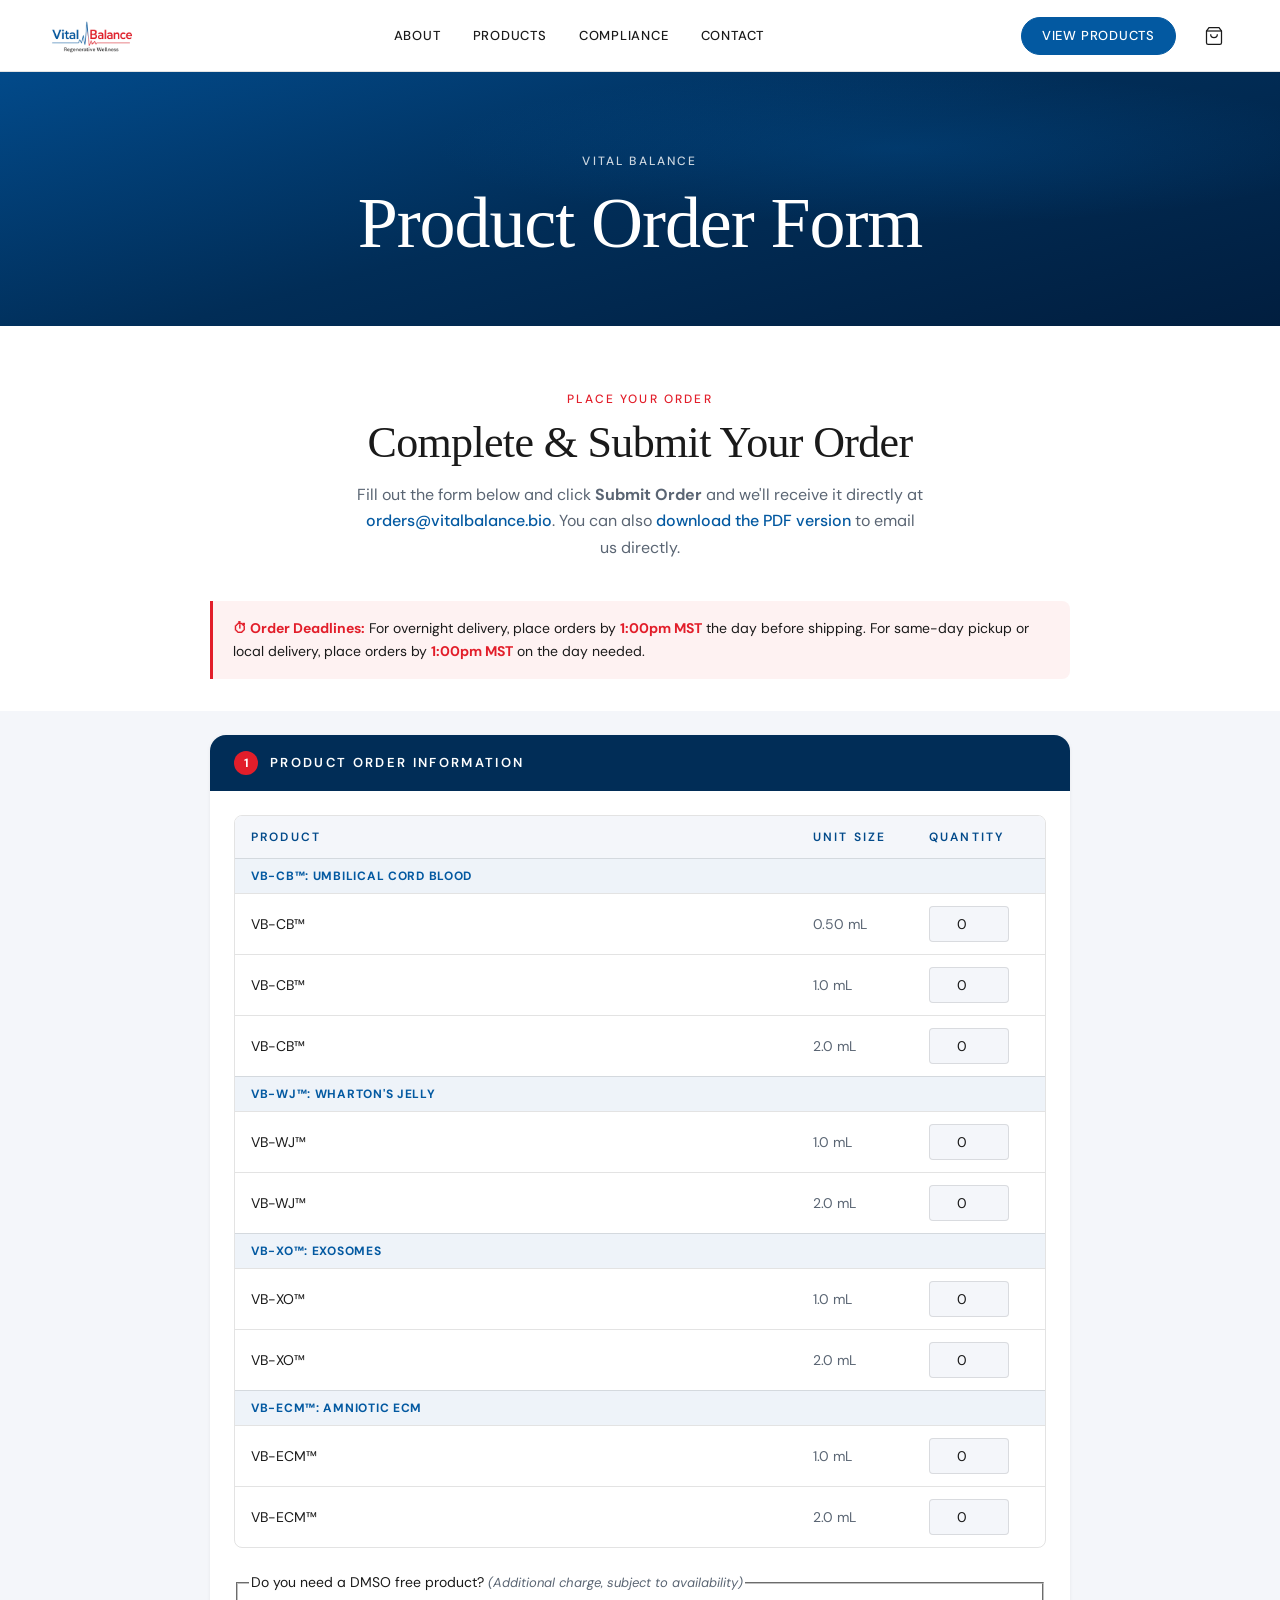
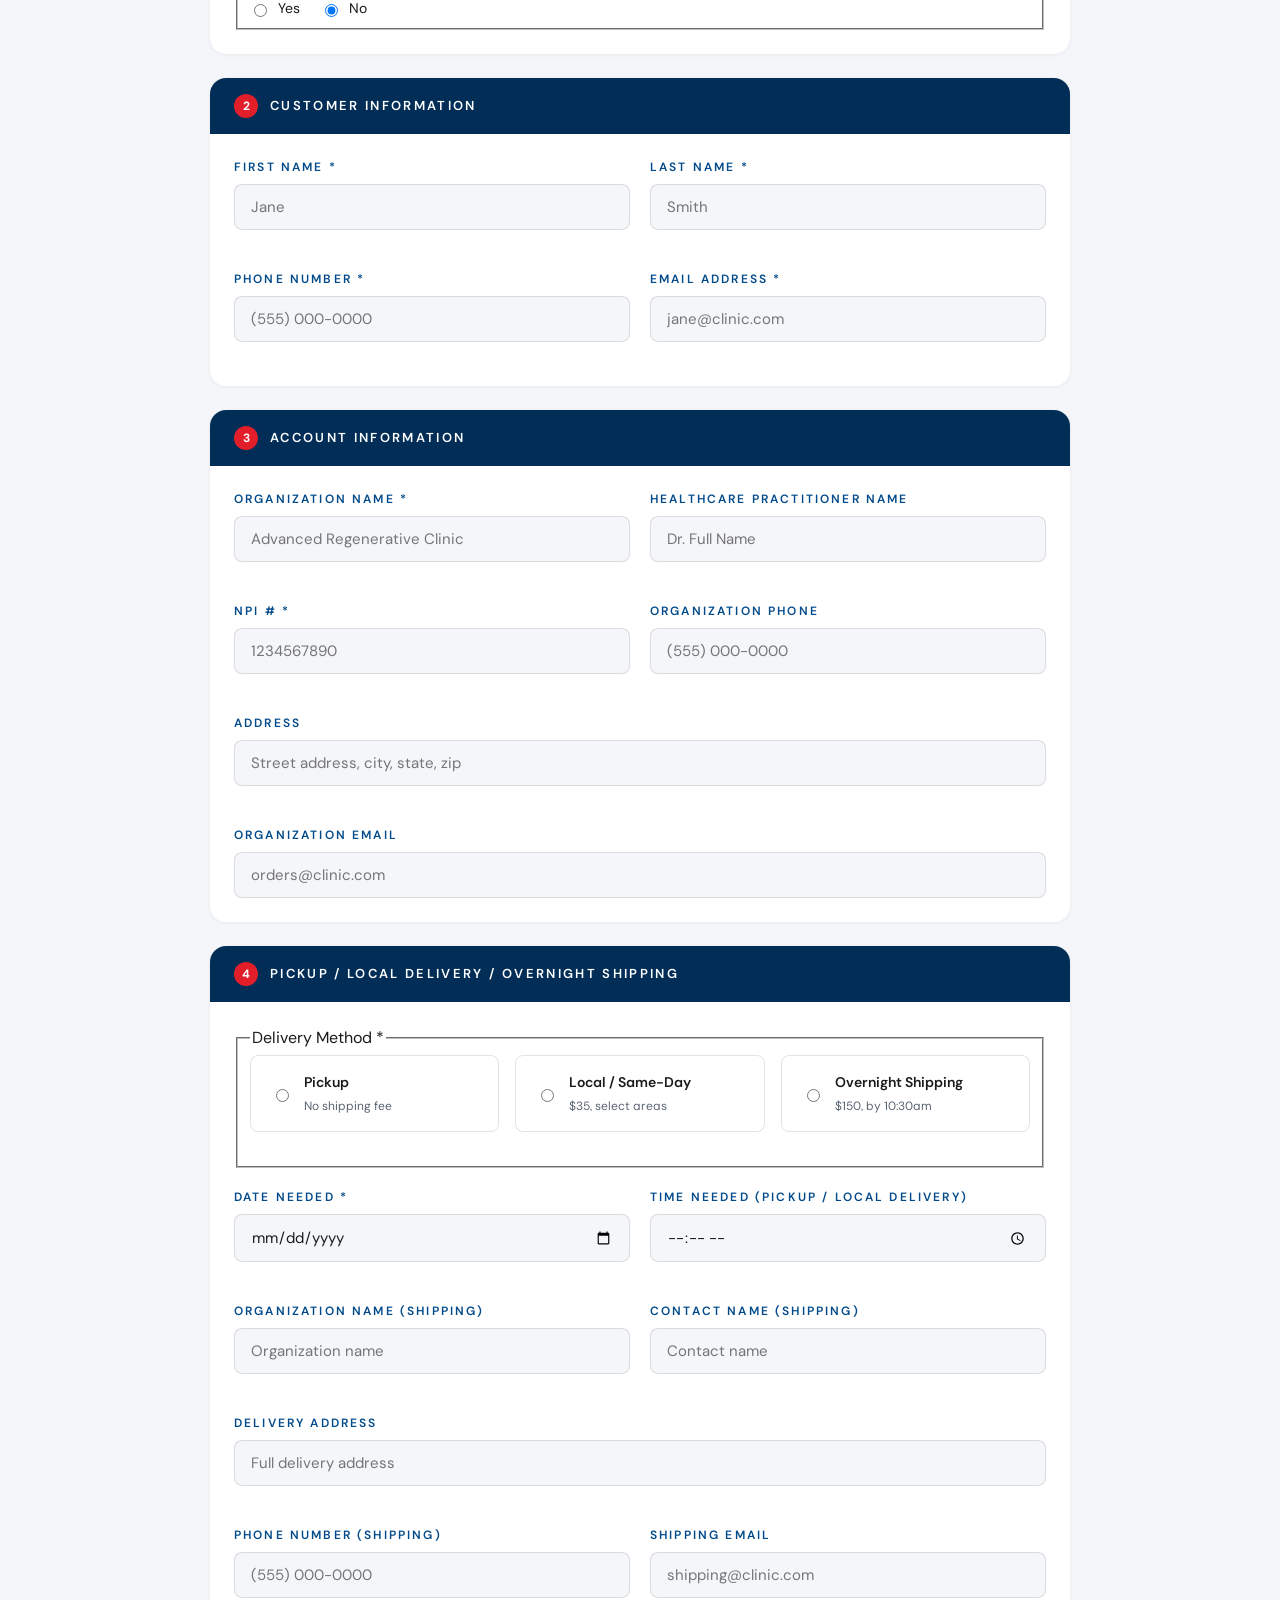
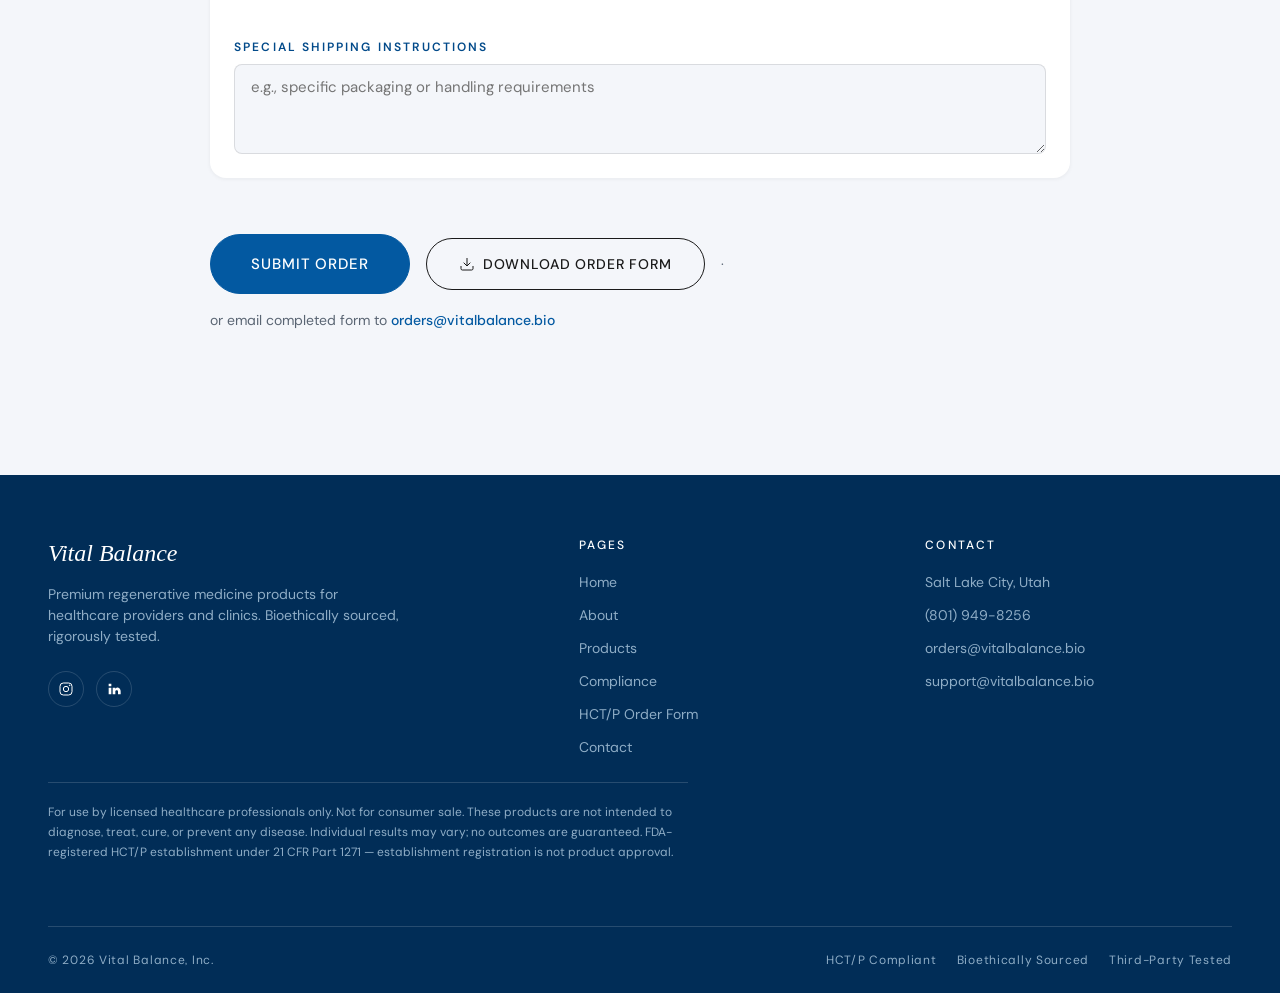
<file: vitalbalance-order.html>
<!doctype html>
<html lang="en">
<head>
  <meta charset="utf-8" />
  <meta name="viewport" content="width=device-width, initial-scale=1" />
  <title>Order Form — Vital Balance</title>
  <meta name="description" content="Place a product order with Vital Balance. Submit your order online or download the form to email directly." />
  <link rel="stylesheet" href="colors_and_type.css" />
  <link rel="stylesheet" href="components.css" />
  <link rel="stylesheet" href="order.css" />
</head>
<body>

  <a class="skip-link" href="#main-content">Skip to main content</a>

  <!-- ============== NAV ============== -->
  <nav class="nav" aria-label="Primary">
    <a class="nav__brand" href="vitalbalance-home.html" aria-label="Home">
      <img class="nav__logo" src="asset/vital_balance_logo_no_bg.jpg" alt="Vital Balance" />
    </a>
    <div class="nav__center">
      <a class="nav__link" href="vitalbalance-about.html">About</a>
      <a class="nav__link" href="vitalbalance-plp.html">Products</a>
      <a class="nav__link" href="vitalbalance-compliance.html">Compliance</a>
      <a class="nav__link" href="#contact">Contact</a>
    </div>
    <div class="nav__right">
      <a class="nav__cta" href="vitalbalance-plp.html">View Products</a>
      <a class="nav__cart" href="vitalbalance-plp.html" aria-label="View cart">
        <svg width="20" height="20" viewBox="0 0 24 24" fill="none" stroke="currentColor" stroke-width="1.5"><path d="M6 2 3 6v14a2 2 0 0 0 2 2h14a2 2 0 0 0 2-2V6l-3-4z"/><line x1="3" y1="6" x2="21" y2="6"/><path d="M16 10a4 4 0 0 1-8 0"/></svg>
        <span class="nav__cart-badge" id="cart-badge" hidden>0</span>
      </a>
      <button type="button" class="nav__hamburger" aria-label="Open menu">
        <span></span><span></span><span></span>
      </button>
    </div>
  </nav>

  <div class="nav-overlay" aria-hidden="true" aria-modal="true" role="dialog" aria-label="Navigation menu">
    <button type="button" class="nav-overlay__close" aria-label="Close menu">
      <svg width="22" height="22" viewBox="0 0 24 24" fill="none" stroke="currentColor" stroke-width="1.5"><path d="m6 6 12 12M18 6 6 18"/></svg>
    </button>
    <a class="nav-overlay__cta" href="vitalbalance-plp.html">View Products</a>
    <a class="nav-overlay__link" href="vitalbalance-about.html">About</a>
    <a class="nav-overlay__link" href="vitalbalance-plp.html">Products</a>
    <a class="nav-overlay__link" href="vitalbalance-compliance.html">Compliance</a>
    <a class="nav-overlay__link" href="#contact">Contact</a>
  </div>

  <main id="main-content">

    <!-- ============== PAGE HERO ============== -->
    <section class="page-hero">
      <div class="container">
        <p class="eyebrow eyebrow--cream">Vital Balance</p>
        <h1>Product Order Form</h1>
      </div>
    </section>

    <!-- ============== INTRO ============== -->
    <section class="order-intro">
      <div class="container">
        <p class="eyebrow">Place Your Order</p>
        <h2>Complete &amp; Submit Your Order</h2>
        <p class="order-intro__sub">Fill out the form below and click <strong>Submit Order</strong> and we'll receive it directly at <a href="mailto:orders@vitalbalance.bio">orders@vitalbalance.bio</a>. You can also <a href="asset/stem-cell-order-form.pdf" download="Vital_Balance_Stem_Cell_Order_Form.pdf">download the PDF version</a> to email us directly.</p>
      </div>
    </section>

    <!-- ============== DEADLINE NOTICE ============== -->
    <section class="order-deadline">
      <div class="container">
        <div class="order-deadline__inner">
          <strong>⏱ Order Deadlines:</strong> For overnight delivery, place orders by <strong>1:00pm MST</strong> the day before shipping. For same-day pickup or local delivery, place orders by <strong>1:00pm MST</strong> on the day needed.
        </div>
      </div>
    </section>

    <!-- ============== FORM ============== -->
    <section class="order-body">
      <div class="container">
        <form class="order-form" id="orderForm" onsubmit="handleOrderSubmit(event)">

          <!-- 1. PRODUCT ORDER INFORMATION -->
          <div class="order-section reveal">
            <div class="order-section__head">
              <span class="order-section__num">1</span>
              <h2 class="order-section__title">Product Order Information</h2>
            </div>
            <div class="order-section__body">
              <div class="order-product-table">
                <div class="order-product-table__header">
                  <span>Product</span>
                  <span>Unit Size</span>
                  <span>Quantity</span>
                </div>

                <!-- VB-CB Umbilical Cord Blood -->
                <div class="order-product-table__group-label">VB-CB™: Umbilical Cord Blood</div>
                <div class="order-product-table__row">
                  <span class="order-product-table__name">VB-CB™</span>
                  <span class="order-product-table__size">0.50 mL</span>
                  <input class="order-product-table__qty" type="number" min="0" value="0" name="cb_0_5ml" aria-label="VB-CB 0.5mL quantity" />
                </div>
                <div class="order-product-table__row">
                  <span class="order-product-table__name">VB-CB™</span>
                  <span class="order-product-table__size">1.0 mL</span>
                  <input class="order-product-table__qty" type="number" min="0" value="0" name="cb_1ml" aria-label="VB-CB 1mL quantity" />
                </div>
                <div class="order-product-table__row">
                  <span class="order-product-table__name">VB-CB™</span>
                  <span class="order-product-table__size">2.0 mL</span>
                  <input class="order-product-table__qty" type="number" min="0" value="0" name="cb_2ml" aria-label="VB-CB 2mL quantity" />
                </div>

                <!-- VB-WJ Wharton's Jelly -->
                <div class="order-product-table__group-label">VB-WJ™: Wharton's Jelly</div>
                <div class="order-product-table__row">
                  <span class="order-product-table__name">VB-WJ™</span>
                  <span class="order-product-table__size">1.0 mL</span>
                  <input class="order-product-table__qty" type="number" min="0" value="0" name="wj_1ml" aria-label="VB-WJ 1mL quantity" />
                </div>
                <div class="order-product-table__row">
                  <span class="order-product-table__name">VB-WJ™</span>
                  <span class="order-product-table__size">2.0 mL</span>
                  <input class="order-product-table__qty" type="number" min="0" value="0" name="wj_2ml" aria-label="VB-WJ 2mL quantity" />
                </div>

                <!-- VB-XO Exosomes -->
                <div class="order-product-table__group-label">VB-XO™: Exosomes</div>
                <div class="order-product-table__row">
                  <span class="order-product-table__name">VB-XO™</span>
                  <span class="order-product-table__size">1.0 mL</span>
                  <input class="order-product-table__qty" type="number" min="0" value="0" name="xo_1ml" aria-label="VB-XO 1mL quantity" />
                </div>
                <div class="order-product-table__row">
                  <span class="order-product-table__name">VB-XO™</span>
                  <span class="order-product-table__size">2.0 mL</span>
                  <input class="order-product-table__qty" type="number" min="0" value="0" name="xo_2ml" aria-label="VB-XO 2mL quantity" />
                </div>

                <!-- VB-ECM Amniotic ECM -->
                <div class="order-product-table__group-label">VB-ECM™: Amniotic ECM</div>
                <div class="order-product-table__row">
                  <span class="order-product-table__name">VB-ECM™</span>
                  <span class="order-product-table__size">1.0 mL</span>
                  <input class="order-product-table__qty" type="number" min="0" value="0" name="ecm_1ml" aria-label="VB-ECM 1mL quantity" />
                </div>
                <div class="order-product-table__row">
                  <span class="order-product-table__name">VB-ECM™</span>
                  <span class="order-product-table__size">2.0 mL</span>
                  <input class="order-product-table__qty" type="number" min="0" value="0" name="ecm_2ml" aria-label="VB-ECM 2mL quantity" />
                </div>
              </div>

              <fieldset class="order-dmso">
                <legend>Do you need a DMSO free product? <em>(Additional charge, subject to availability)</em></legend>
                <div class="order-dmso__radios">
                  <label><input type="radio" name="dmso_free" value="yes" /> Yes</label>
                  <label><input type="radio" name="dmso_free" value="no" checked /> No</label>
                </div>
              </fieldset>
            </div>
          </div>

          <!-- 2. CUSTOMER INFORMATION -->
          <div class="order-section reveal">
            <div class="order-section__head">
              <span class="order-section__num">2</span>
              <h2 class="order-section__title">Customer Information</h2>
            </div>
            <div class="order-section__body">
              <div class="order-grid">
                <div class="order-field">
                  <label for="o-first">First Name *</label>
                  <input type="text" id="o-first" name="first_name" required placeholder="Jane" />
                </div>
                <div class="order-field">
                  <label for="o-last">Last Name *</label>
                  <input type="text" id="o-last" name="last_name" required placeholder="Smith" />
                </div>
                <div class="order-field">
                  <label for="o-phone">Phone Number *</label>
                  <input type="tel" id="o-phone" name="phone" required placeholder="(555) 000-0000" />
                </div>
                <div class="order-field">
                  <label for="o-email">Email Address *</label>
                  <input type="email" id="o-email" name="email" required placeholder="jane@clinic.com" />
                </div>
              </div>
            </div>
          </div>

          <!-- 3. ACCOUNT INFORMATION -->
          <div class="order-section reveal">
            <div class="order-section__head">
              <span class="order-section__num">3</span>
              <h2 class="order-section__title">Account Information</h2>
            </div>
            <div class="order-section__body">
              <div class="order-grid">
                <div class="order-field">
                  <label for="o-org">Organization Name *</label>
                  <input type="text" id="o-org" name="org_name" required placeholder="Advanced Regenerative Clinic" />
                </div>
                <div class="order-field">
                  <label for="o-practitioner">Healthcare Practitioner Name</label>
                  <input type="text" id="o-practitioner" name="practitioner_name" placeholder="Dr. Full Name" />
                </div>
                <div class="order-field">
                  <label for="o-npi">NPI # *</label>
                  <input type="text" id="o-npi" name="npi" required placeholder="1234567890" pattern="[0-9]{10}" title="10-digit NPI number" />
                </div>
                <div class="order-field">
                  <label for="o-org-phone">Organization Phone</label>
                  <input type="tel" id="o-org-phone" name="org_phone" placeholder="(555) 000-0000" />
                </div>
                <div class="order-field order-grid--full">
                  <label for="o-address">Address</label>
                  <input type="text" id="o-address" name="address" placeholder="Street address, city, state, zip" />
                </div>
                <div class="order-field order-grid--full">
                  <label for="o-org-email">Organization Email</label>
                  <input type="email" id="o-org-email" name="org_email" placeholder="orders@clinic.com" />
                </div>
              </div>
            </div>
          </div>

          <!-- 4. DELIVERY INFORMATION -->
          <div class="order-section reveal">
            <div class="order-section__head">
              <span class="order-section__num">4</span>
              <h2 class="order-section__title">Pickup / Local Delivery / Overnight Shipping</h2>
            </div>
            <div class="order-section__body">
              <fieldset class="order-field">
                <legend>Delivery Method *</legend>
                <div class="order-delivery-methods">
                  <label class="order-delivery-method">
                    <input type="radio" name="delivery_method" value="pickup" required />
                    <div class="order-delivery-method__text">
                      <span class="order-delivery-method__name">Pickup</span>
                      <span class="order-delivery-method__fee">No shipping fee</span>
                    </div>
                  </label>
                  <label class="order-delivery-method">
                    <input type="radio" name="delivery_method" value="local_delivery" />
                    <div class="order-delivery-method__text">
                      <span class="order-delivery-method__name">Local / Same-Day</span>
                      <span class="order-delivery-method__fee">$35, select areas</span>
                    </div>
                  </label>
                  <label class="order-delivery-method">
                    <input type="radio" name="delivery_method" value="overnight_shipping" />
                    <div class="order-delivery-method__text">
                      <span class="order-delivery-method__name">Overnight Shipping</span>
                      <span class="order-delivery-method__fee">$150, by 10:30am</span>
                    </div>
                  </label>
                </div>
              </fieldset>
              <div class="order-grid">
                <div class="order-field">
                  <label for="o-date">Date Needed *</label>
                  <input type="date" id="o-date" name="date_needed" required />
                </div>
                <div class="order-field">
                  <label for="o-time">Time Needed (Pickup / Local Delivery)</label>
                  <input type="time" id="o-time" name="time_needed" />
                </div>
                <div class="order-field">
                  <label for="o-ship-org">Organization Name (Shipping)</label>
                  <input type="text" id="o-ship-org" name="ship_org" placeholder="Organization name" />
                </div>
                <div class="order-field">
                  <label for="o-ship-contact">Contact Name (Shipping)</label>
                  <input type="text" id="o-ship-contact" name="ship_contact" placeholder="Contact name" />
                </div>
                <div class="order-field order-grid--full">
                  <label for="o-ship-address">Delivery Address</label>
                  <input type="text" id="o-ship-address" name="ship_address" placeholder="Full delivery address" />
                </div>
                <div class="order-field">
                  <label for="o-ship-phone">Phone Number (Shipping)</label>
                  <input type="tel" id="o-ship-phone" name="ship_phone" placeholder="(555) 000-0000" />
                </div>
                <div class="order-field">
                  <label for="o-ship-email">Shipping Email</label>
                  <input type="email" id="o-ship-email" name="ship_email" placeholder="shipping@clinic.com" />
                </div>
                <div class="order-field order-grid--full">
                  <label for="o-ship-notes">Special Shipping Instructions</label>
                  <textarea id="o-ship-notes" name="ship_notes" placeholder="e.g., specific packaging or handling requirements"></textarea>
                </div>
              </div>
            </div>
          </div>

          <!-- ACTIONS -->
          <div class="order-actions">
            <button type="submit" class="btn btn--primary btn--lg">Submit Order</button>
            <a class="btn btn--ghost" href="asset/stem-cell-order-form.pdf" download="Vital_Balance_Stem_Cell_Order_Form.pdf">
              <svg width="16" height="16" viewBox="0 0 24 24" fill="none" stroke="currentColor" stroke-width="1.5"><path d="M21 15v4a2 2 0 0 1-2 2H5a2 2 0 0 1-2-2v-4"/><polyline points="7 10 12 15 17 10"/><line x1="12" y1="15" x2="12" y2="3"/></svg>
              Download Order Form
            </a>
            <span class="order-actions__or">·</span>
            <span class="order-actions__email">or email completed form to <a href="mailto:orders@vitalbalance.bio">orders@vitalbalance.bio</a></span>
          </div>

        </form>
      </div>
    </section>

  </main>

  <!-- ============== FOOTER ============== -->
  <footer class="footer">
    <div class="container">
      <div class="footer__grid">
        <div>
          <p class="footer__brand-tag">Vital Balance</p>
          <p class="footer__blurb">Premium regenerative medicine products for healthcare providers and clinics. Bioethically sourced, rigorously tested.</p>
          <div class="footer__socials">
            <a class="footer__social" href="#" aria-label="Instagram"><svg width="16" height="16" viewBox="0 0 24 24" fill="none" stroke="currentColor" stroke-width="1.5"><rect x="3" y="3" width="18" height="18" rx="5"/><circle cx="12" cy="12" r="4"/><circle cx="17.5" cy="6.5" r=".5" fill="currentColor"/></svg></a>
            <a class="footer__social" href="#" aria-label="LinkedIn"><svg width="16" height="16" viewBox="0 0 24 24" fill="currentColor"><path d="M4 4h4v4H4zm0 6h4v10H4zm6 0h4v2c1-2 4-3 6-1s2 4 2 6v3h-4v-4c0-1-.4-2-2-2s-2 1-2 2v4h-4z"/></svg></a>
          </div>
        </div>
        <div class="footer__col">
          <h4>Pages</h4>
          <ul class="footer__list">
            <li><a href="vitalbalance-home.html">Home</a></li>
            <li><a href="vitalbalance-about.html">About</a></li>
            <li><a href="vitalbalance-plp.html">Products</a></li>
            <li><a href="vitalbalance-compliance.html">Compliance</a></li>
            <li><a href="vitalbalance-order.html">HCT/P Order Form</a></li>
            <li><a href="#contact">Contact</a></li>
          </ul>
        </div>
        <div class="footer__col">
          <h4>Contact</h4>
          <ul class="footer__list">
            <li style="color: var(--fg-on-dark-mute); font-size: var(--fs-14);">Salt Lake City, Utah</li>
            <li style="color: var(--fg-on-dark-mute); font-size: var(--fs-14);">(801) 949-8256</li>
            <li><a href="mailto:orders@vitalbalance.bio">orders@vitalbalance.bio</a></li>
            <li><a href="mailto:support@vitalbalance.bio">support@vitalbalance.bio</a></li>
          </ul>
        </div>
      </div>
      <p class="footer__disclaimer">For use by licensed healthcare professionals only. Not for consumer sale. These products are not intended to diagnose, treat, cure, or prevent any disease. Individual results may vary; no outcomes are guaranteed. FDA-registered HCT/P establishment under 21 CFR Part 1271 — establishment registration is not product approval.</p>
      <div class="footer__bottom">
        <span>© 2026 Vital Balance, Inc.</span>
        <div class="footer__certs">
          <span>HCT/P Compliant</span><span>Bioethically Sourced</span><span>Third-Party Tested</span>
        </div>
      </div>
    </div>
  </footer>

  <script src="shared.js"></script>
  <script>
    function handleOrderSubmit(e) {
      e.preventDefault();
      const btn = document.querySelector('#orderForm .btn--primary');
      btn.textContent = 'Order Submitted. We\'ll be in touch!';
      btn.disabled = true;
      btn.style.background = 'var(--sage-dark)';
    }
  </script>
</body>
</html>
</file>
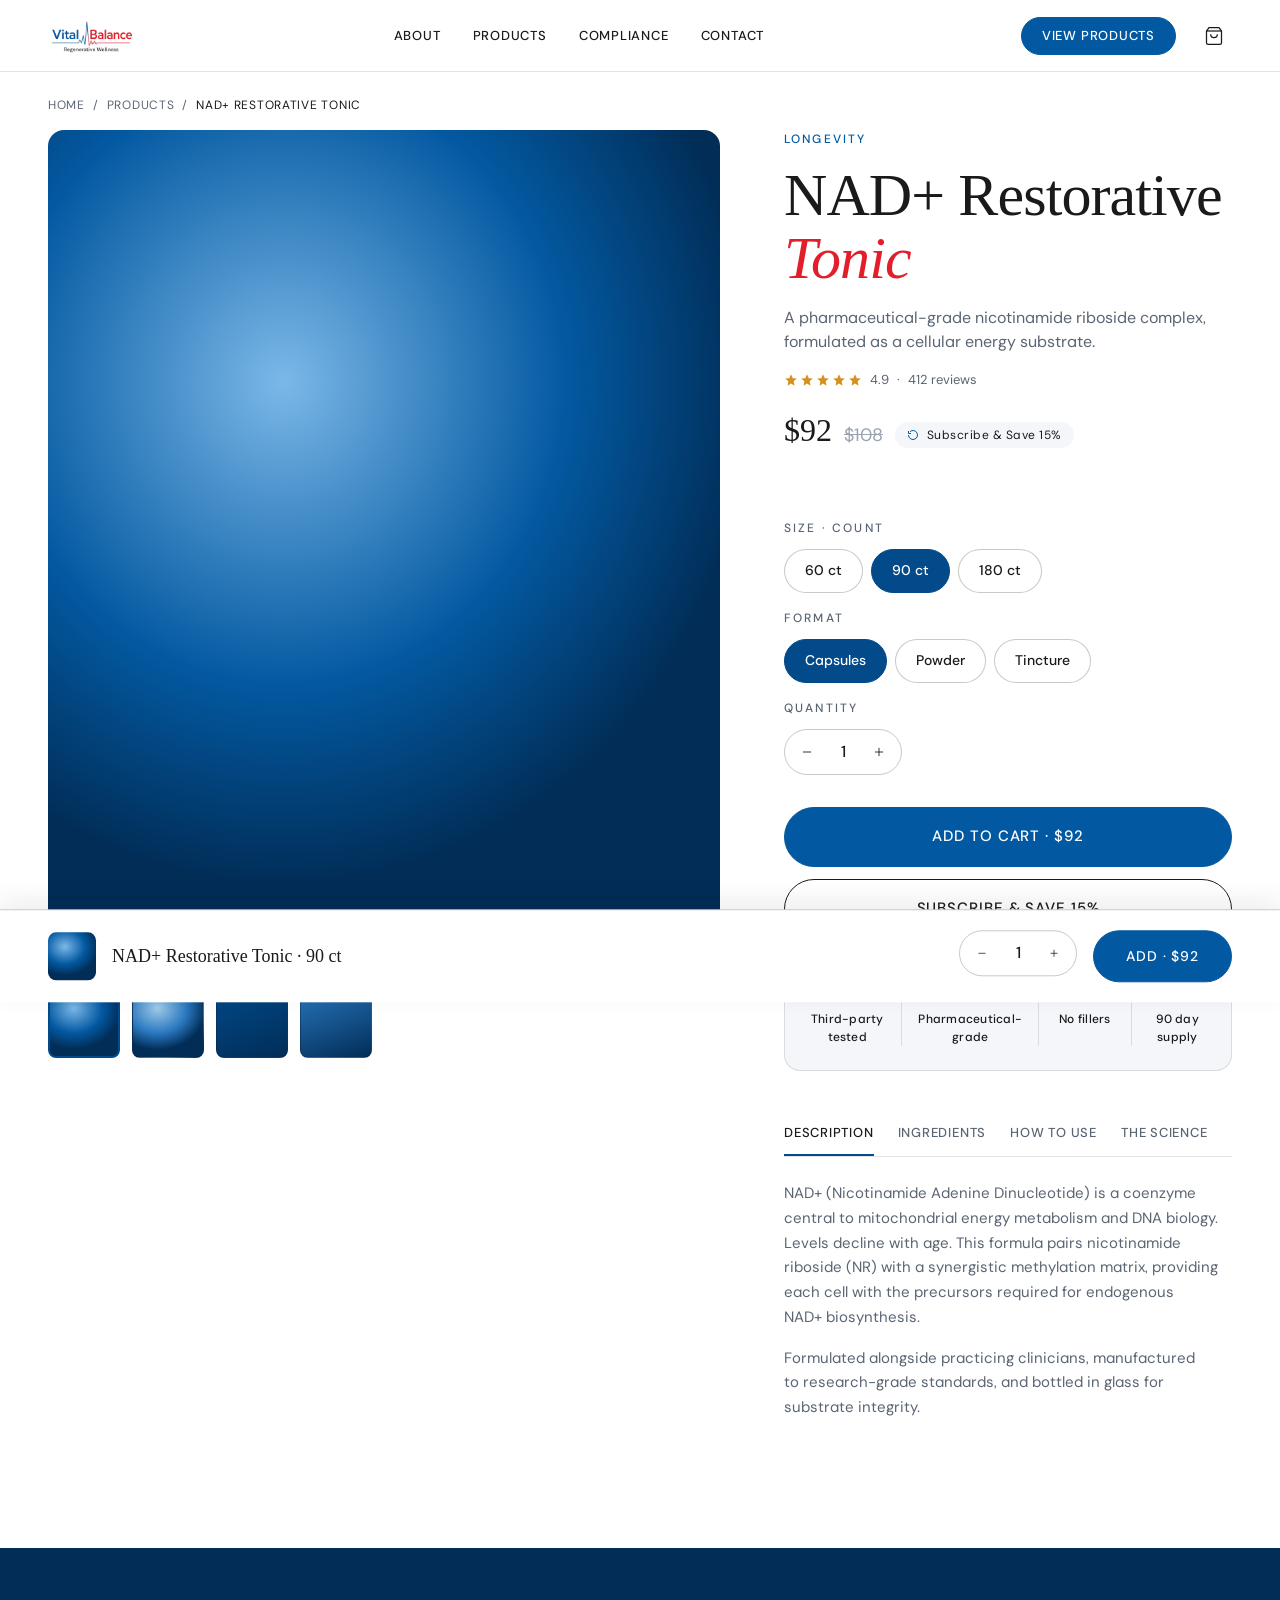
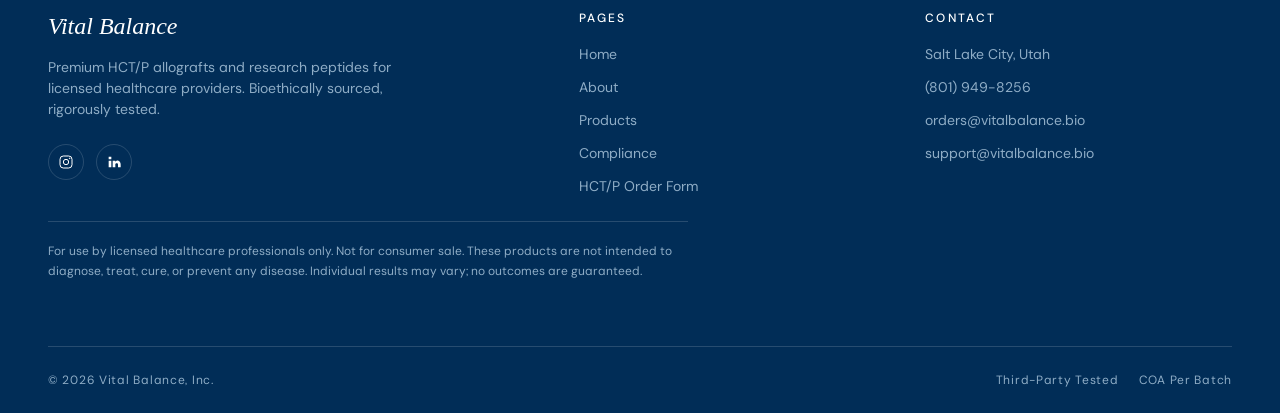
<file: vitalbalance-pdp.html>
<!doctype html>
<html lang="en">
<head>
  <meta charset="utf-8" />
  <meta name="viewport" content="width=device-width, initial-scale=1" />
  <title>NAD+ Restorative Tonic — Vital Balance</title>
  <link rel="stylesheet" href="colors_and_type.css" />
  <link rel="stylesheet" href="components.css" />
  <link rel="stylesheet" href="pdp.css" />
</head>
<body>

  <a class="skip-link" href="#main-content">Skip to main content</a>

  <nav class="nav" aria-label="Primary">
    <a class="nav__brand" href="vitalbalance-home.html" aria-label="Home">
      <img class="nav__logo" src="asset/vital_balance_logo_no_bg.jpg" alt="Vital Balance" />
    </a>
    <div class="nav__center">
      <a class="nav__link" href="vitalbalance-about.html">About</a>
      <a class="nav__link" href="vitalbalance-plp.html">Products</a>
      <a class="nav__link" href="vitalbalance-compliance.html">Compliance</a>
      <a class="nav__link" href="#contact">Contact</a>
    </div>
    <div class="nav__right">
      <a class="nav__cta" href="vitalbalance-plp.html">View Products</a>
      <a class="nav__cart" href="vitalbalance-plp.html" aria-label="View cart">
        <svg width="20" height="20" viewBox="0 0 24 24" fill="none" stroke="currentColor" stroke-width="1.5"><path d="M6 2 3 6v14a2 2 0 0 0 2 2h14a2 2 0 0 0 2-2V6l-3-4z"/><line x1="3" y1="6" x2="21" y2="6"/><path d="M16 10a4 4 0 0 1-8 0"/></svg>
        <span class="nav__cart-badge" id="cart-badge" hidden>0</span>
      </a>
      <button type="button" class="nav__hamburger" aria-label="Open menu"><span></span><span></span><span></span></button>
    </div>
  </nav>

  <div class="nav-overlay" aria-hidden="true" aria-modal="true" role="dialog" aria-label="Navigation menu">
    <button type="button" class="nav-overlay__close" aria-label="Close menu"><svg width="22" height="22" viewBox="0 0 24 24" fill="none" stroke="currentColor" stroke-width="1.5"><path d="m6 6 12 12M18 6 6 18"/></svg></button>
    <a class="nav-overlay__cta" href="vitalbalance-plp.html">View Products</a>
    <a class="nav-overlay__link" href="vitalbalance-about.html">About</a>
    <a class="nav-overlay__link" href="vitalbalance-plp.html">Products</a>
    <a class="nav-overlay__link" href="vitalbalance-compliance.html">Compliance</a>
    <a class="nav-overlay__link" href="#contact">Contact</a>
  </div>

  <main class="pdp" id="main-content">
    <div class="container">
      <nav class="pdp-crumbs" aria-label="Breadcrumb">
        <a href="vitalbalance-home.html">Home</a>
        <span aria-hidden="true">/</span>
        <a href="vitalbalance-plp.html">Products</a>
        <span aria-hidden="true">/</span>
        <span aria-current="page">NAD+ Restorative Tonic</span>
      </nav>

      <article class="pdp-top">
        <!-- LEFT: media -->
        <section class="pdp-media" aria-label="Product imagery">
          <div class="pdp-media__main" id="pdpMain"></div>
          <div class="pdp-media__thumbs" role="group" aria-label="Thumbnails">
            <button type="button" class="pdp-media__thumb" aria-pressed="true" aria-label="View 1"></button>
            <button type="button" class="pdp-media__thumb" aria-pressed="false" aria-label="View 2"></button>
            <button type="button" class="pdp-media__thumb" aria-pressed="false" aria-label="View 3"></button>
            <button type="button" class="pdp-media__thumb" aria-pressed="false" aria-label="View 4"></button>
          </div>
        </section>

        <!-- RIGHT: info, scrolls -->
        <section class="pdp-info" aria-label="Product details">
          <span class="eyebrow pdp-info__cat">Longevity</span>
          <h1>NAD+ Restorative <em>Tonic</em></h1>
          <p class="pdp-info__tagline">A pharmaceutical-grade nicotinamide riboside complex, formulated as a cellular energy substrate.</p>

          <div class="pdp-info__rating">
            <span class="stars">
              <svg viewBox="0 0 24 24" fill="currentColor"><path d="m12 2 3 7 7 .5-5.5 4.5L18 22l-6-4-6 4 1.5-8L2 9.5 9 9z"/></svg>
              <svg viewBox="0 0 24 24" fill="currentColor"><path d="m12 2 3 7 7 .5-5.5 4.5L18 22l-6-4-6 4 1.5-8L2 9.5 9 9z"/></svg>
              <svg viewBox="0 0 24 24" fill="currentColor"><path d="m12 2 3 7 7 .5-5.5 4.5L18 22l-6-4-6 4 1.5-8L2 9.5 9 9z"/></svg>
              <svg viewBox="0 0 24 24" fill="currentColor"><path d="m12 2 3 7 7 .5-5.5 4.5L18 22l-6-4-6 4 1.5-8L2 9.5 9 9z"/></svg>
              <svg viewBox="0 0 24 24" fill="currentColor"><path d="m12 2 3 7 7 .5-5.5 4.5L18 22l-6-4-6 4 1.5-8L2 9.5 9 9z"/></svg>
            </span>
            <span>4.9</span>
            <span>·</span>
            <span>412 reviews</span>
          </div>

          <div class="pdp-info__price-row">
            <span class="pdp-info__price">$92</span>
            <span class="pdp-info__price-old">$108</span>
            <span class="pdp-info__sub-pill">
              <svg viewBox="0 0 24 24" fill="none" stroke="currentColor" stroke-width="2"><path d="M3 12a9 9 0 1 0 3-6.7"/><path d="M3 4v5h5"/></svg>
              Subscribe & Save 15%
            </span>
          </div>

          <hr class="pdp-divider" />

          <div class="pdp-variant-group">
            <span class="pdp-variant-group__label">Size · count</span>
            <div class="pdp-variant-pills" role="group">
              <button type="button" class="variant-pill" aria-pressed="false">60 ct</button>
              <button type="button" class="variant-pill" aria-pressed="true">90 ct</button>
              <button type="button" class="variant-pill" aria-pressed="false">180 ct</button>
            </div>
          </div>

          <div class="pdp-variant-group">
            <span class="pdp-variant-group__label">Format</span>
            <div class="pdp-variant-pills" role="group">
              <button type="button" class="variant-pill" aria-pressed="true">Capsules</button>
              <button type="button" class="variant-pill" aria-pressed="false">Powder</button>
              <button type="button" class="variant-pill" aria-pressed="false">Tincture</button>
            </div>
          </div>

          <div class="pdp-variant-group">
            <span class="pdp-variant-group__label">Quantity</span>
            <div class="pdp-qty">
              <button type="button" id="qtyMinus" aria-label="Decrease"><svg width="14" height="14" viewBox="0 0 24 24" fill="none" stroke="currentColor" stroke-width="1.5"><path d="M5 12h14"/></svg></button>
              <span id="qtyVal">1</span>
              <button type="button" id="qtyPlus" aria-label="Increase"><svg width="14" height="14" viewBox="0 0 24 24" fill="none" stroke="currentColor" stroke-width="1.5"><path d="M12 5v14M5 12h14"/></svg></button>
            </div>
          </div>

          <div class="pdp-cta-stack" id="ctaStack">
            <button type="button" class="btn btn--primary btn--block btn--lg">Add to cart · $92</button>
            <button type="button" class="btn btn--ghost btn--block btn--lg">Subscribe & Save 15%</button>
          </div>

          <div class="pdp-benefits">
            <div class="pdp-benefit"><svg viewBox="0 0 24 24" fill="none" stroke="currentColor" stroke-width="1.5"><circle cx="12" cy="12" r="9"/><path d="m8 12 3 3 5-6"/></svg><span class="pdp-benefit-label">Third-party tested</span></div>
            <div class="pdp-benefit"><svg viewBox="0 0 24 24" fill="none" stroke="currentColor" stroke-width="1.5"><path d="M12 2v20M5 9c0-4 7-4 7-4s7 0 7 4M5 14c0-4 7-4 7-4s7 0 7 4"/></svg><span class="pdp-benefit-label">Pharmaceutical-grade</span></div>
            <div class="pdp-benefit"><svg viewBox="0 0 24 24" fill="none" stroke="currentColor" stroke-width="1.5"><path d="M12 22V12M4 12V8a8 8 0 0 1 16 0v4"/><circle cx="12" cy="12" r="2"/></svg><span class="pdp-benefit-label">No fillers</span></div>
            <div class="pdp-benefit"><svg viewBox="0 0 24 24" fill="none" stroke="currentColor" stroke-width="1.5"><circle cx="12" cy="12" r="9"/><path d="M12 7v5l3 2"/></svg><span class="pdp-benefit-label">90 day supply</span></div>
          </div>

          <div class="pdp-tabs">
            <div class="pdp-tabs__list" role="tablist">
              <button type="button" class="pdp-tabs__btn" role="tab" aria-selected="true" aria-controls="pdp-panel-desc" id="pdp-tab-desc" data-tab="desc">Description</button>
              <button type="button" class="pdp-tabs__btn" role="tab" aria-selected="false" aria-controls="pdp-panel-ing" id="pdp-tab-ing" data-tab="ing">Ingredients</button>
              <button type="button" class="pdp-tabs__btn" role="tab" aria-selected="false" aria-controls="pdp-panel-how" id="pdp-tab-how" data-tab="how">How to use</button>
              <button type="button" class="pdp-tabs__btn" role="tab" aria-selected="false" aria-controls="pdp-panel-sci" id="pdp-tab-sci" data-tab="sci">The science</button>
            </div>

            <div class="pdp-tabs__panel" id="pdp-panel-desc" role="tabpanel" aria-labelledby="pdp-tab-desc" data-active="true" data-panel="desc">
              <p>NAD+ (Nicotinamide Adenine Dinucleotide) is a coenzyme central to mitochondrial energy metabolism and DNA biology. Levels decline with age. This formula pairs nicotinamide riboside (NR) with a synergistic methylation matrix, providing each cell with the precursors required for endogenous NAD+ biosynthesis.</p>
              <p>Formulated alongside practicing clinicians, manufactured to research-grade standards, and bottled in glass for substrate integrity.</p>
            </div>
            <div class="pdp-tabs__panel" id="pdp-panel-ing" role="tabpanel" aria-labelledby="pdp-tab-ing" data-active="false" data-panel="ing">
              <ul>
                <li><strong>Nicotinamide Riboside (NR)</strong> — 300 mg · the most studied NAD+ precursor.</li>
                <li><strong>Trimethylglycine (TMG)</strong> — 250 mg · supports methylation balance.</li>
                <li><strong>Pterostilbene</strong> — 50 mg · activates SIRT1 longevity pathway.</li>
                <li><strong>Magnesium Glycinate</strong> — 75 mg · ATP cofactor.</li>
              </ul>
              <p>Vegetable cellulose capsule. No fillers, dyes, magnesium stearate, or synthetic flow agents.</p>
            </div>
            <div class="pdp-tabs__panel" id="pdp-panel-how" role="tabpanel" aria-labelledby="pdp-tab-how" data-active="false" data-panel="how">
              <p>Two capsules with breakfast or your first meal of the day. Best taken with healthy fats for optimal absorption.</p>
              <p>For practitioner-supervised protocols, dosing may scale to 4–6 capsules daily, divided across meals.</p>
            </div>
            <div class="pdp-tabs__panel" id="pdp-panel-sci" role="tabpanel" aria-labelledby="pdp-tab-sci" data-active="false" data-panel="sci">
              <p>NAD+ depletion is widely cited in published literature as a marker of cellular aging. Dietary supplementation with NAD+ precursors is the subject of ongoing clinical research. Published peer-reviewed studies are available upon request. Clinical application is the sole judgment of the licensed treating provider.</p>
              <p>A Certificate of Analysis is provided with every batch — third-party verified purity and sterility.</p>
            </div>
          </div>
        </section>
      </article>
    </div>

    <!-- Sticky bottom buy bar — appears after scrolling past the in-page CTA -->
    <div class="pdp-stickybar" id="stickybar" aria-hidden="true">
      <div class="pdp-stickybar__thumb"></div>
      <div class="pdp-stickybar__name">NAD+ Restorative Tonic · 90 ct</div>
      <div class="pdp-qty pdp-stickybar__qty">
        <button type="button" aria-label="Decrease"><svg width="12" height="12" viewBox="0 0 24 24" fill="none" stroke="currentColor" stroke-width="1.5"><path d="M5 12h14"/></svg></button>
        <span>1</span>
        <button type="button" aria-label="Increase"><svg width="12" height="12" viewBox="0 0 24 24" fill="none" stroke="currentColor" stroke-width="1.5"><path d="M12 5v14M5 12h14"/></svg></button>
      </div>
      <button type="button" class="btn btn--primary">Add · $92</button>
    </div>
  </main>

  <footer class="footer">
    <div class="container">
      <div class="footer__grid">
        <div>
          <p class="footer__brand-tag">Vital Balance</p>
          <p class="footer__blurb">Premium HCT/P allografts and research peptides for licensed healthcare providers. Bioethically sourced, rigorously tested.</p>
          <div class="footer__socials">
            <a class="footer__social" href="#" aria-label="Instagram"><svg width="16" height="16" viewBox="0 0 24 24" fill="none" stroke="currentColor" stroke-width="1.5"><rect x="3" y="3" width="18" height="18" rx="5"/><circle cx="12" cy="12" r="4"/><circle cx="17.5" cy="6.5" r=".5" fill="currentColor"/></svg></a>
            <a class="footer__social" href="#" aria-label="LinkedIn"><svg width="16" height="16" viewBox="0 0 24 24" fill="currentColor"><path d="M4 4h4v4H4zm0 6h4v10H4zm6 0h4v2c1-2 4-3 6-1s2 4 2 6v3h-4v-4c0-1-.4-2-2-2s-2 1-2 2v4h-4z"/></svg></a>
          </div>
        </div>
        <div class="footer__col">
          <h4>Pages</h4>
          <ul class="footer__list">
            <li><a href="vitalbalance-home.html">Home</a></li>
            <li><a href="vitalbalance-about.html">About</a></li>
            <li><a href="vitalbalance-plp.html">Products</a></li>
            <li><a href="vitalbalance-compliance.html">Compliance</a></li>
            <li><a href="vitalbalance-order.html">HCT/P Order Form</a></li>
          </ul>
        </div>
        <div class="footer__col">
          <h4>Contact</h4>
          <ul class="footer__list">
            <li style="color: var(--fg-on-dark-mute); font-size: var(--fs-14);">Salt Lake City, Utah</li>
            <li style="color: var(--fg-on-dark-mute); font-size: var(--fs-14);">(801) 949-8256</li>
            <li><a href="mailto:orders@vitalbalance.bio">orders@vitalbalance.bio</a></li>
            <li><a href="mailto:support@vitalbalance.bio">support@vitalbalance.bio</a></li>
          </ul>
        </div>
      </div>
      <p class="footer__disclaimer">For use by licensed healthcare professionals only. Not for consumer sale. These products are not intended to diagnose, treat, cure, or prevent any disease. Individual results may vary; no outcomes are guaranteed.</p>
      <div class="footer__bottom"><span>© 2026 Vital Balance, Inc.</span><div class="footer__certs"><span>Third-Party Tested</span><span>COA Per Batch</span></div></div>
    </div>
  </footer>

  <script src="shared.js"></script>
  <script>
    // Variant pill: only one pressed per group
    document.querySelectorAll(".pdp-variant-pills").forEach(group => {
      group.querySelectorAll(".variant-pill").forEach(p => {
        p.addEventListener("click", () => {
          group.querySelectorAll(".variant-pill").forEach(x => x.setAttribute("aria-pressed", "false"));
          p.setAttribute("aria-pressed", "true");
        });
      });
    });

    // Quantity stepper
    let qty = 1;
    const qtyVal = document.getElementById("qtyVal");
    document.getElementById("qtyMinus").addEventListener("click", () => { qty = Math.max(1, qty - 1); qtyVal.textContent = qty; });
    document.getElementById("qtyPlus").addEventListener("click", () => { qty = Math.min(99, qty + 1); qtyVal.textContent = qty; });

    // Tabs
    document.querySelectorAll(".pdp-tabs__btn").forEach(btn => {
      btn.addEventListener("click", () => {
        document.querySelectorAll(".pdp-tabs__btn").forEach(b => b.setAttribute("aria-selected", "false"));
        btn.setAttribute("aria-selected", "true");
        const t = btn.dataset.tab;
        document.querySelectorAll(".pdp-tabs__panel").forEach(p => {
          p.setAttribute("data-active", p.dataset.panel === t ? "true" : "false");
        });
      });
    });

    // Thumbs
    document.querySelectorAll(".pdp-media__thumb").forEach((t, i) => {
      t.addEventListener("click", () => {
        document.querySelectorAll(".pdp-media__thumb").forEach(x => x.setAttribute("aria-pressed", "false"));
        t.setAttribute("aria-pressed", "true");
        const main = document.getElementById("pdpMain");
        const grads = [
          "radial-gradient(70% 60% at 35% 30%, #7BB8E8 0%, #0359A1 60%, #012D57 100%)",
          "radial-gradient(70% 60% at 35% 30%, #A0CBE8 0%, #2A78C0 60%, #012D57 100%)",
          "linear-gradient(160deg, #024A8A 0%, #012D57 100%)",
          "linear-gradient(160deg, #2A78C0 0%, #012D57 100%)",
        ];
        main.style.background = grads[i];
      });
    });

    // Zoom lens — track mouse over main image, drive bg-position via custom props
    const main = document.getElementById("pdpMain");
    main.addEventListener("mousemove", e => {
      const r = main.getBoundingClientRect();
      const x = ((e.clientX - r.left) / r.width) * 100;
      const y = ((e.clientY - r.top) / r.height) * 100;
      main.style.setProperty("--bgx", x + "%");
      main.style.setProperty("--bgy", y + "%");
    });

    // Sticky buy bar appears after the in-page CTA scrolls offscreen
    const stickybar = document.getElementById("stickybar");
    const ctaStack = document.getElementById("ctaStack");
    const obs = new IntersectionObserver(entries => {
      entries.forEach(en => {
        const visible = !en.isIntersecting;
        stickybar.classList.toggle("is-visible", visible);
        stickybar.setAttribute("aria-hidden", visible ? "false" : "true");
      });
    }, { rootMargin: "-100px 0px 0px 0px" });
    obs.observe(ctaStack);
  </script>
</body>
</html>
</file>
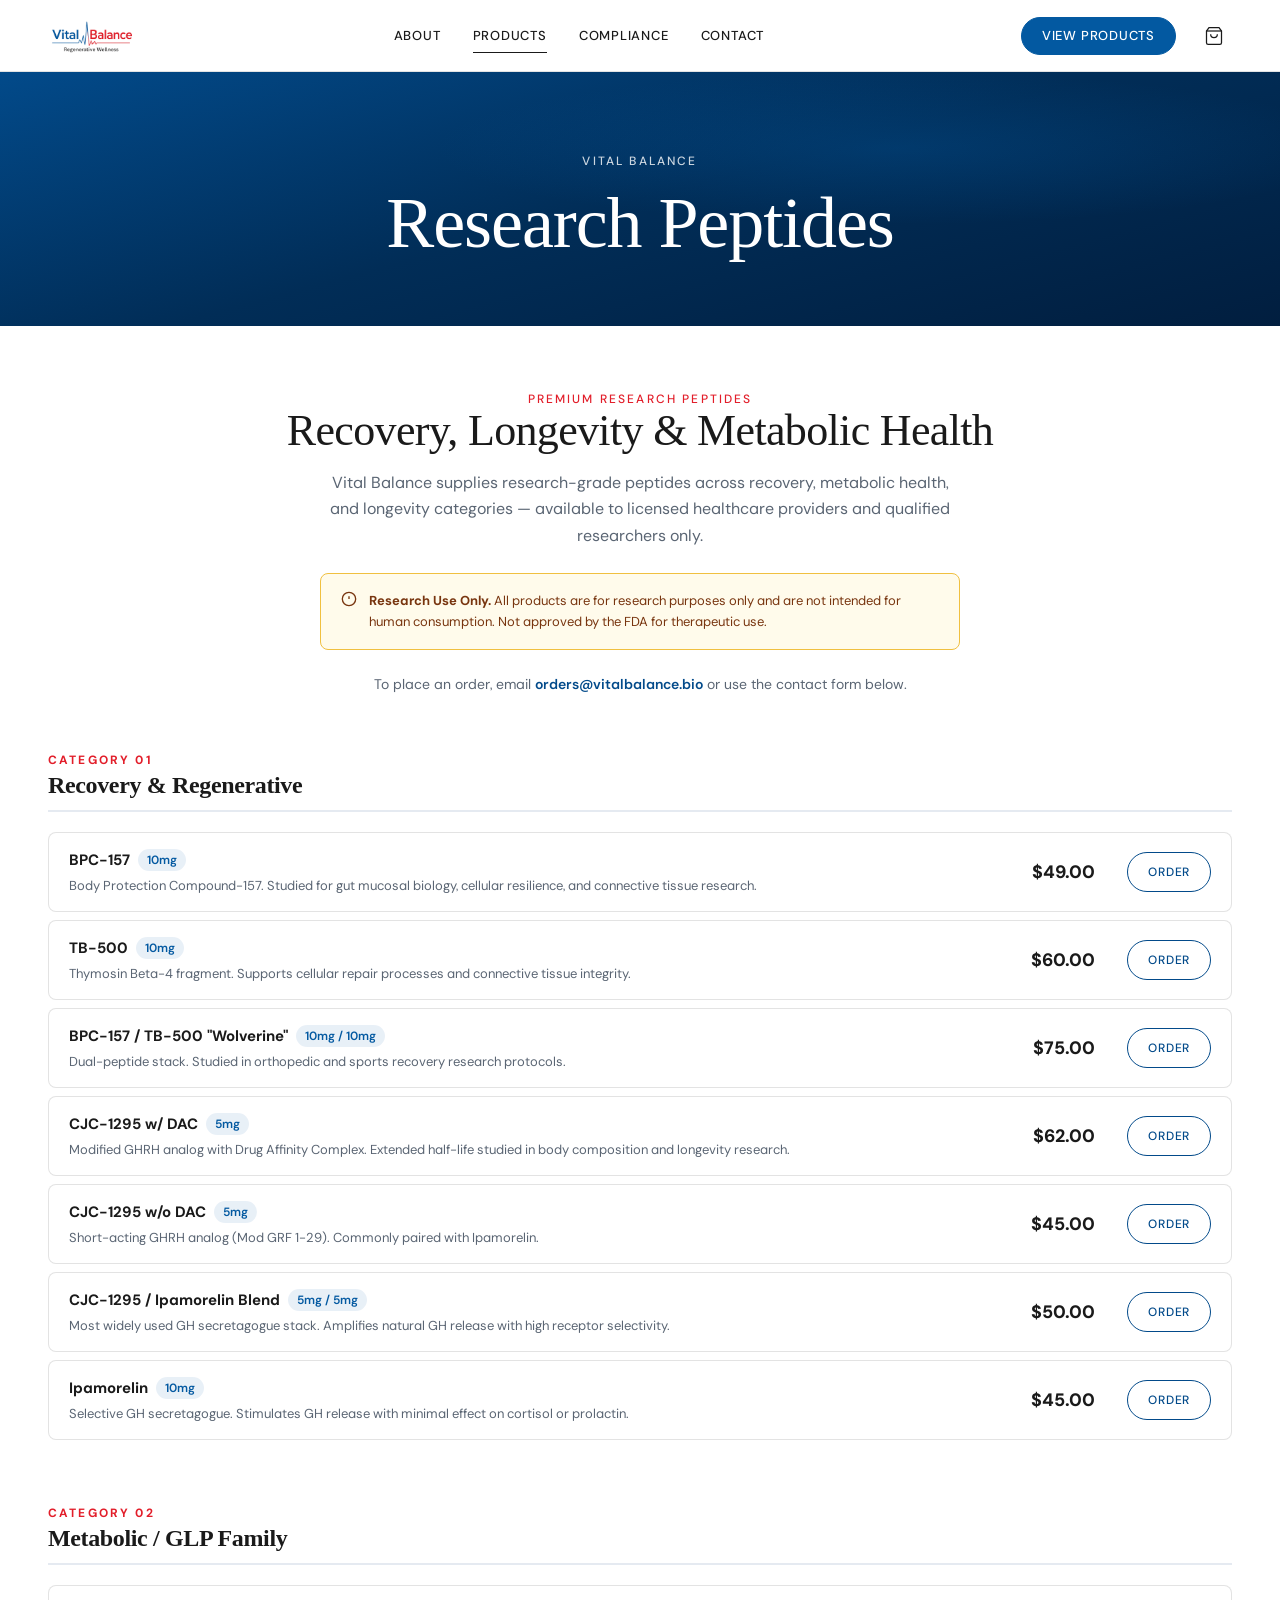
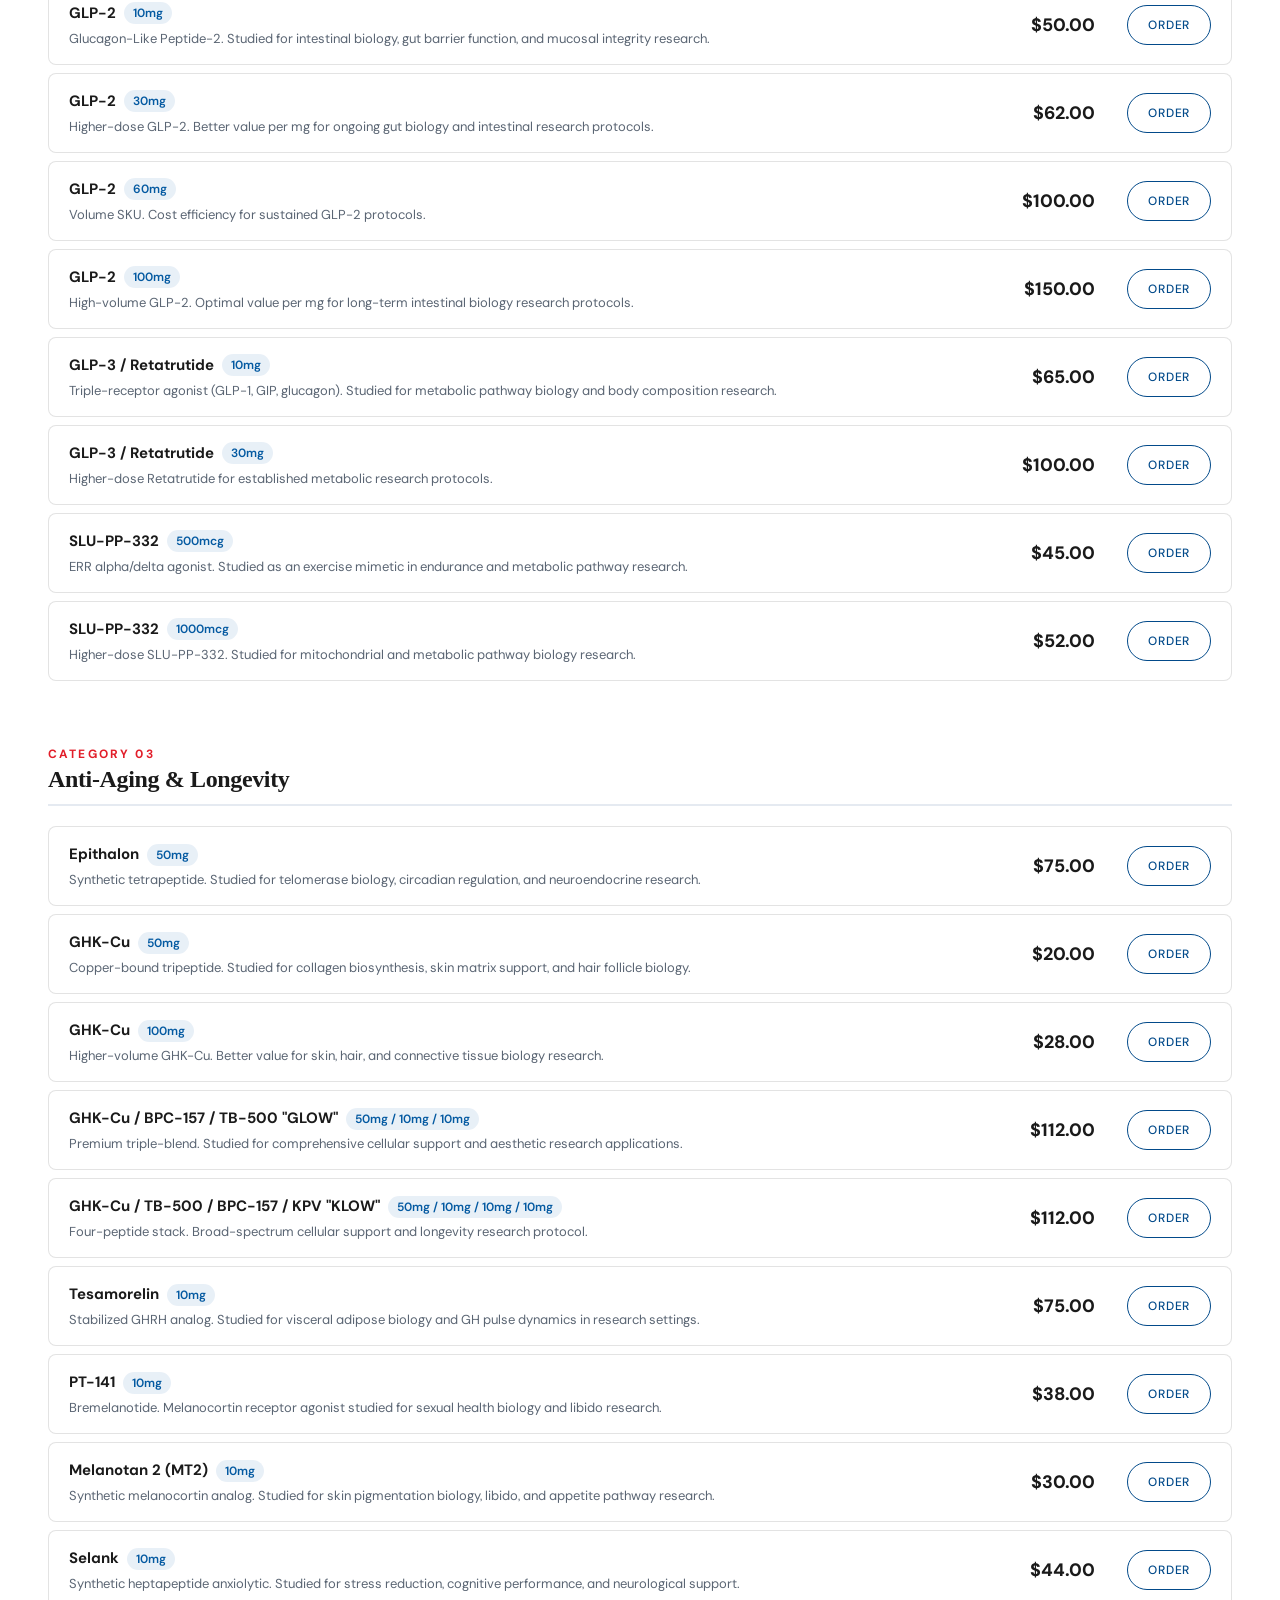
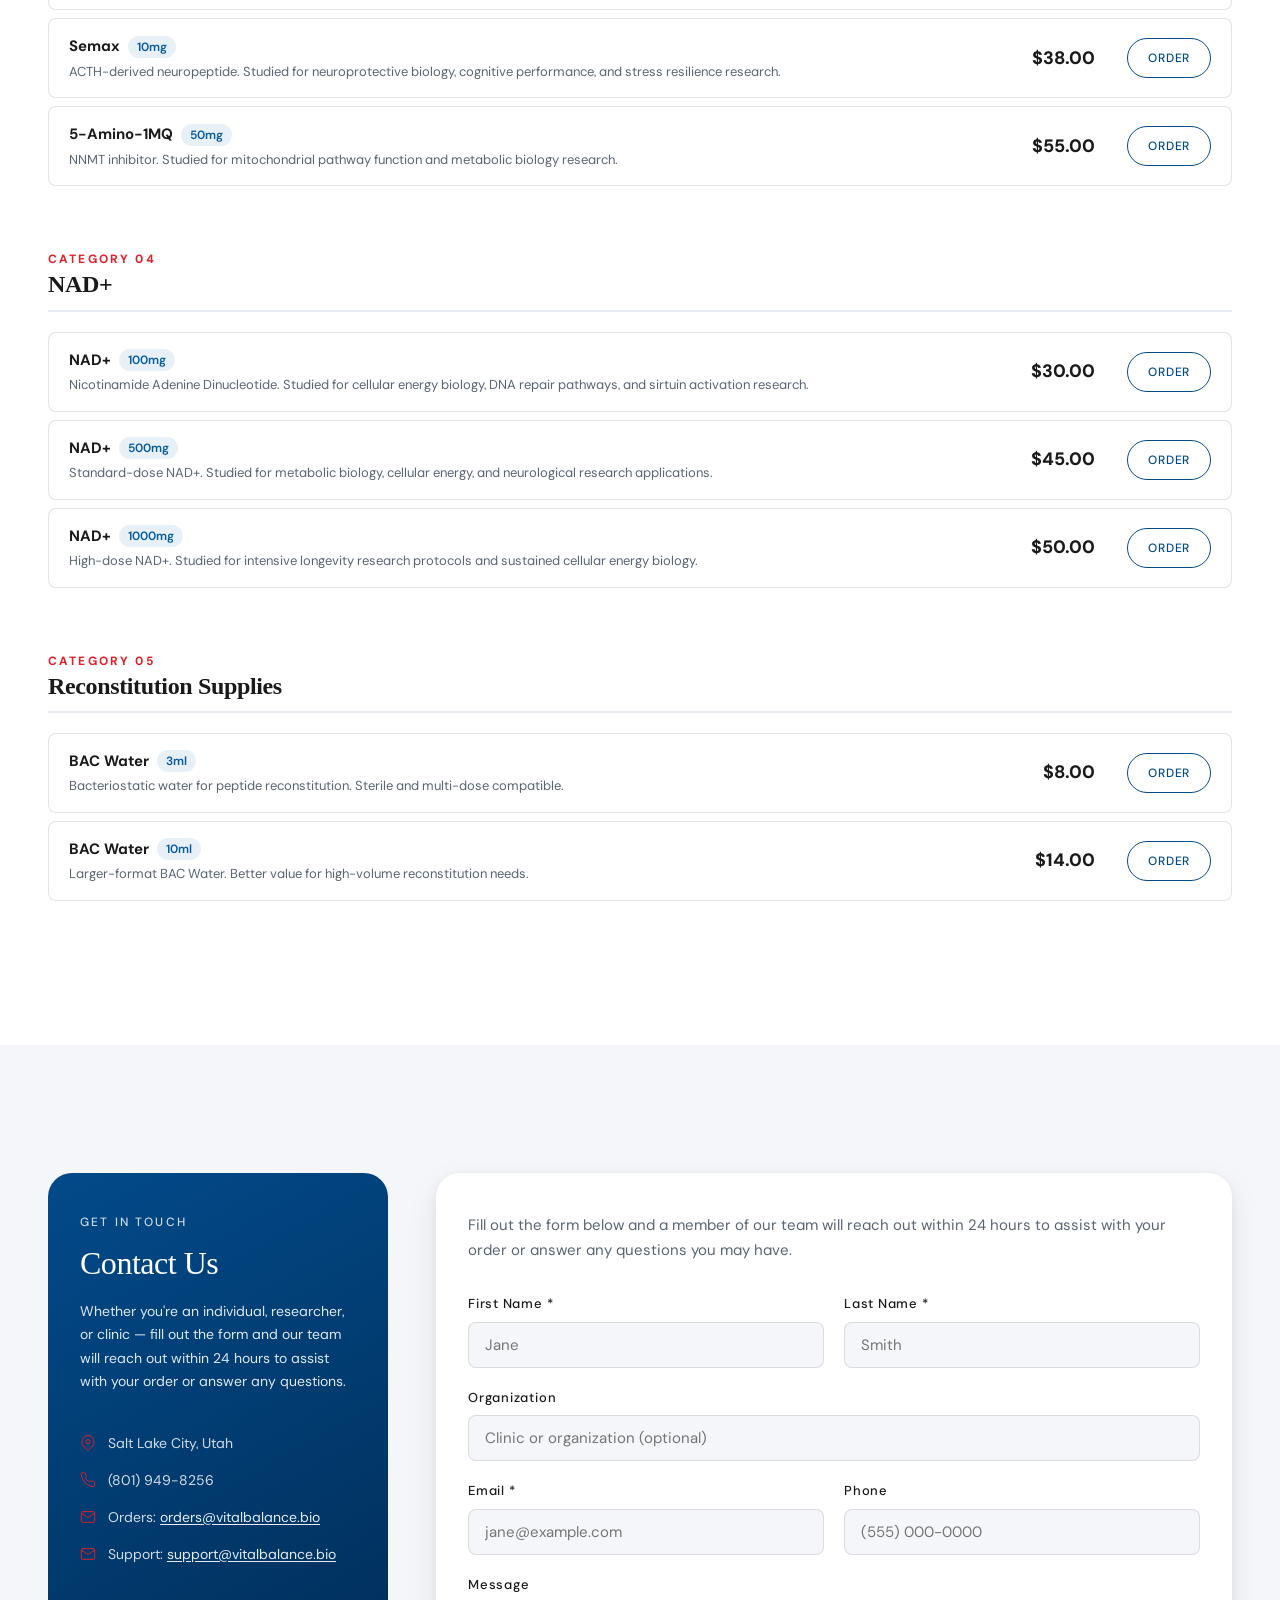
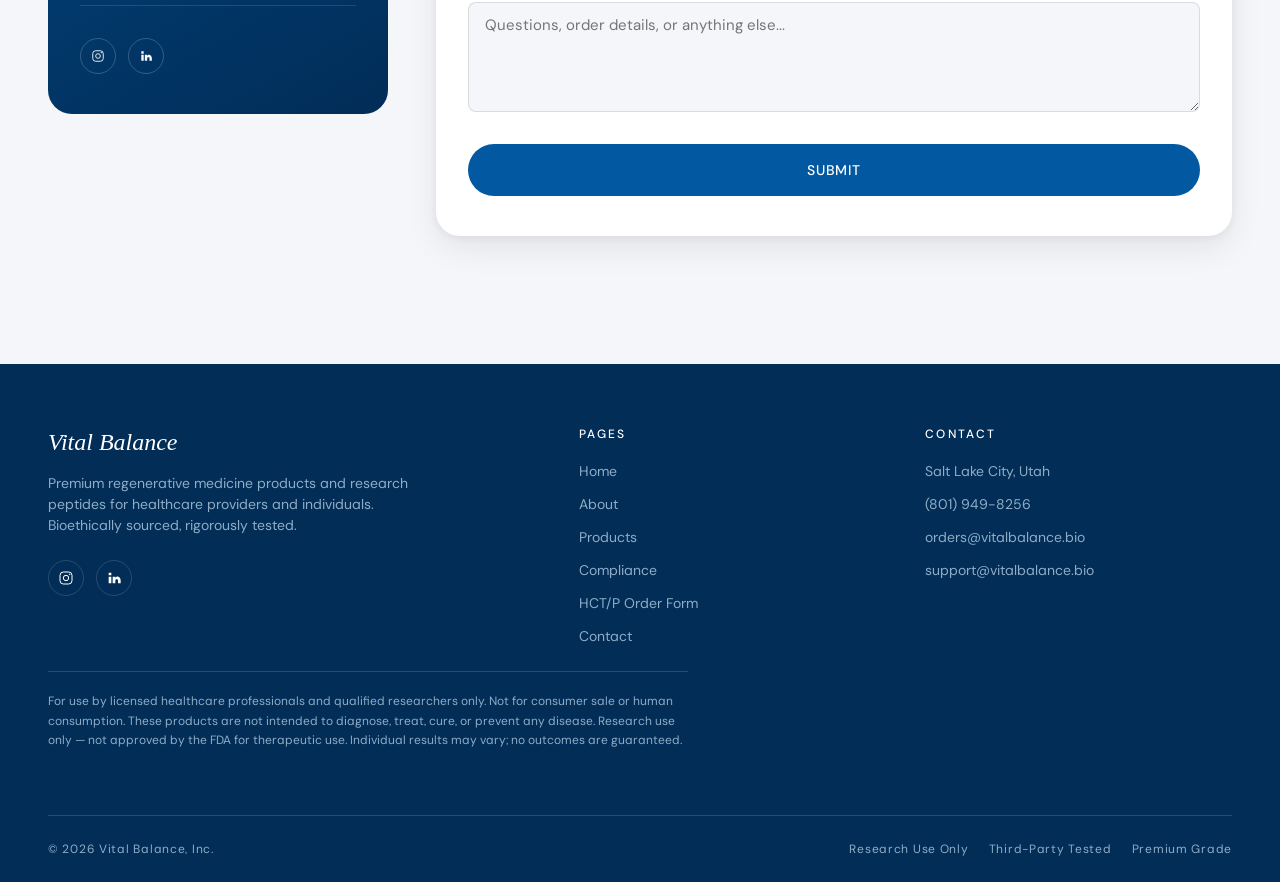
<file: vitalbalance-peptides.html>
<!doctype html>
<html lang="en">
<head>
  <meta charset="utf-8" />
  <meta name="viewport" content="width=device-width, initial-scale=1" />
  <title>Research Peptides — Vital Balance</title>
  <meta name="description" content="Research peptides from Vital Balance: recovery, metabolic health, longevity, NAD+, and more. For licensed healthcare providers and qualified researchers. Research use only." />
  <link rel="stylesheet" href="colors_and_type.css" />
  <link rel="stylesheet" href="components.css" />
  <link rel="stylesheet" href="peptides.css" />
</head>
<body>

  <a class="skip-link" href="#main-content">Skip to main content</a>

  <nav class="nav" aria-label="Primary">
    <a class="nav__brand" href="vitalbalance-home.html" aria-label="Home">
      <img class="nav__logo" src="asset/vital_balance_logo_no_bg.jpg" alt="Vital Balance" />
    </a>
    <div class="nav__center">
      <a class="nav__link" href="vitalbalance-about.html">About</a>
      <a class="nav__link" href="vitalbalance-plp.html" aria-current="page">Products</a>
      <a class="nav__link" href="vitalbalance-compliance.html">Compliance</a>
      <a class="nav__link" href="#contact">Contact</a>
    </div>
    <div class="nav__right">
      <a class="nav__cta" href="vitalbalance-plp.html">View Products</a>
      <a class="nav__cart" href="vitalbalance-plp.html" aria-label="View cart">
        <svg width="20" height="20" viewBox="0 0 24 24" fill="none" stroke="currentColor" stroke-width="1.5"><path d="M6 2 3 6v14a2 2 0 0 0 2 2h14a2 2 0 0 0 2-2V6l-3-4z"/><line x1="3" y1="6" x2="21" y2="6"/><path d="M16 10a4 4 0 0 1-8 0"/></svg>
        <span class="nav__cart-badge" id="cart-badge" hidden>0</span>
      </a>
      <button type="button" class="nav__hamburger" aria-label="Open menu"><span></span><span></span><span></span></button>
    </div>
  </nav>

  <div class="nav-overlay" aria-hidden="true" aria-modal="true" role="dialog" aria-label="Navigation menu">
    <button type="button" class="nav-overlay__close" aria-label="Close menu">
      <svg width="22" height="22" viewBox="0 0 24 24" fill="none" stroke="currentColor" stroke-width="1.5"><path d="m6 6 12 12M18 6 6 18"/></svg>
    </button>
    <a class="nav-overlay__cta" href="vitalbalance-plp.html">View Products</a>
    <a class="nav-overlay__link" href="vitalbalance-about.html">About</a>
    <a class="nav-overlay__link" href="vitalbalance-plp.html">Products</a>
    <a class="nav-overlay__link" href="vitalbalance-compliance.html">Compliance</a>
    <a class="nav-overlay__link" href="#contact">Contact</a>
  </div>

  <main id="main-content">

    <!-- ============== PAGE HERO ============== -->
    <section class="page-hero">
      <div class="container">
        <p class="eyebrow eyebrow--cream">Vital Balance</p>
        <h1>Research Peptides</h1>
      </div>
    </section>

    <!-- ============== INTRO ============== -->
    <section class="peptide-intro">
      <div class="container">
        <div class="reveal">
          <p class="eyebrow">Premium Research Peptides</p>
          <h2>Recovery, Longevity &amp; Metabolic Health</h2>
          <p class="peptide-intro__sub">Vital Balance supplies research-grade peptides across recovery, metabolic health, and longevity categories — available to licensed healthcare providers and qualified researchers only.</p>
          <div class="peptide-disclaimer">
            <svg class="peptide-disclaimer__icon" width="16" height="16" viewBox="0 0 24 24" fill="none" stroke="currentColor" stroke-width="2"><circle cx="12" cy="12" r="10"/><line x1="12" y1="8" x2="12" y2="12"/><line x1="12" y1="16" x2="12.01" y2="16"/></svg>
            <span><strong>Research Use Only.</strong> All products are for research purposes only and are not intended for human consumption. Not approved by the FDA for therapeutic use.</span>
          </div>
          <p class="peptide-intro__order">To place an order, email <a href="mailto:orders@vitalbalance.bio">orders@vitalbalance.bio</a> or use the contact form below.</p>
        </div>
      </div>
    </section>

    <!-- ============== CATALOG ============== -->
    <section class="peptide-catalog">
      <div class="container">

        <!-- 01 · Recovery & Regenerative -->
        <div class="peptide-category reveal">
          <div class="peptide-category__head">
            <span class="peptide-category__label">Category 01</span>
            <h2 class="peptide-category__name">Recovery &amp; Regenerative</h2>
          </div>
          <div class="peptide-rows">

            <div class="peptide-row">
              <div class="peptide-row__meta">
                <div class="peptide-row__name-line"><span class="peptide-row__name">BPC-157</span><span class="peptide-row__size">10mg</span></div>
                <p class="peptide-row__desc">Body Protection Compound-157. Studied for gut mucosal biology, cellular resilience, and connective tissue research.</p>
              </div>
              <span class="peptide-row__price">$49.00</span>
              <div class="peptide-row__action"><a class="btn btn--outline-sage btn--sm" href="mailto:orders@vitalbalance.bio?subject=Peptide%20Order%20%E2%80%94%20BPC-157%2010mg">Order</a></div>
            </div>

            <div class="peptide-row">
              <div class="peptide-row__meta">
                <div class="peptide-row__name-line"><span class="peptide-row__name">TB-500</span><span class="peptide-row__size">10mg</span></div>
                <p class="peptide-row__desc">Thymosin Beta-4 fragment. Supports cellular repair processes and connective tissue integrity.</p>
              </div>
              <span class="peptide-row__price">$60.00</span>
              <div class="peptide-row__action"><a class="btn btn--outline-sage btn--sm" href="mailto:orders@vitalbalance.bio?subject=Peptide%20Order%20%E2%80%94%20TB-500%2010mg">Order</a></div>
            </div>

            <div class="peptide-row">
              <div class="peptide-row__meta">
                <div class="peptide-row__name-line"><span class="peptide-row__name">BPC-157 / TB-500 "Wolverine"</span><span class="peptide-row__size">10mg / 10mg</span></div>
                <p class="peptide-row__desc">Dual-peptide stack. Studied in orthopedic and sports recovery research protocols.</p>
              </div>
              <span class="peptide-row__price">$75.00</span>
              <div class="peptide-row__action"><a class="btn btn--outline-sage btn--sm" href="mailto:orders@vitalbalance.bio?subject=Peptide%20Order%20%E2%80%94%20BPC-157%20%2F%20TB-500%20Wolverine">Order</a></div>
            </div>

            <div class="peptide-row">
              <div class="peptide-row__meta">
                <div class="peptide-row__name-line"><span class="peptide-row__name">CJC-1295 w/ DAC</span><span class="peptide-row__size">5mg</span></div>
                <p class="peptide-row__desc">Modified GHRH analog with Drug Affinity Complex. Extended half-life studied in body composition and longevity research.</p>
              </div>
              <span class="peptide-row__price">$62.00</span>
              <div class="peptide-row__action"><a class="btn btn--outline-sage btn--sm" href="mailto:orders@vitalbalance.bio?subject=Peptide%20Order%20%E2%80%94%20CJC-1295%20w%2F%20DAC%205mg">Order</a></div>
            </div>

            <div class="peptide-row">
              <div class="peptide-row__meta">
                <div class="peptide-row__name-line"><span class="peptide-row__name">CJC-1295 w/o DAC</span><span class="peptide-row__size">5mg</span></div>
                <p class="peptide-row__desc">Short-acting GHRH analog (Mod GRF 1-29). Commonly paired with Ipamorelin.</p>
              </div>
              <span class="peptide-row__price">$45.00</span>
              <div class="peptide-row__action"><a class="btn btn--outline-sage btn--sm" href="mailto:orders@vitalbalance.bio?subject=Peptide%20Order%20%E2%80%94%20CJC-1295%20w%2Fo%20DAC%205mg">Order</a></div>
            </div>

            <div class="peptide-row">
              <div class="peptide-row__meta">
                <div class="peptide-row__name-line"><span class="peptide-row__name">CJC-1295 / Ipamorelin Blend</span><span class="peptide-row__size">5mg / 5mg</span></div>
                <p class="peptide-row__desc">Most widely used GH secretagogue stack. Amplifies natural GH release with high receptor selectivity.</p>
              </div>
              <span class="peptide-row__price">$50.00</span>
              <div class="peptide-row__action"><a class="btn btn--outline-sage btn--sm" href="mailto:orders@vitalbalance.bio?subject=Peptide%20Order%20%E2%80%94%20CJC-1295%20%2F%20Ipamorelin%20Blend">Order</a></div>
            </div>

            <div class="peptide-row">
              <div class="peptide-row__meta">
                <div class="peptide-row__name-line"><span class="peptide-row__name">Ipamorelin</span><span class="peptide-row__size">10mg</span></div>
                <p class="peptide-row__desc">Selective GH secretagogue. Stimulates GH release with minimal effect on cortisol or prolactin.</p>
              </div>
              <span class="peptide-row__price">$45.00</span>
              <div class="peptide-row__action"><a class="btn btn--outline-sage btn--sm" href="mailto:orders@vitalbalance.bio?subject=Peptide%20Order%20%E2%80%94%20Ipamorelin%2010mg">Order</a></div>
            </div>

          </div>
        </div>

        <!-- 02 · Metabolic / GLP Family -->
        <div class="peptide-category reveal">
          <div class="peptide-category__head">
            <span class="peptide-category__label">Category 02</span>
            <h2 class="peptide-category__name">Metabolic / GLP Family</h2>
          </div>
          <div class="peptide-rows">

            <div class="peptide-row">
              <div class="peptide-row__meta">
                <div class="peptide-row__name-line"><span class="peptide-row__name">GLP-2</span><span class="peptide-row__size">10mg</span></div>
                <p class="peptide-row__desc">Glucagon-Like Peptide-2. Studied for intestinal biology, gut barrier function, and mucosal integrity research.</p>
              </div>
              <span class="peptide-row__price">$50.00</span>
              <div class="peptide-row__action"><a class="btn btn--outline-sage btn--sm" href="mailto:orders@vitalbalance.bio?subject=Peptide%20Order%20%E2%80%94%20GLP-2%2010mg">Order</a></div>
            </div>

            <div class="peptide-row">
              <div class="peptide-row__meta">
                <div class="peptide-row__name-line"><span class="peptide-row__name">GLP-2</span><span class="peptide-row__size">30mg</span></div>
                <p class="peptide-row__desc">Higher-dose GLP-2. Better value per mg for ongoing gut biology and intestinal research protocols.</p>
              </div>
              <span class="peptide-row__price">$62.00</span>
              <div class="peptide-row__action"><a class="btn btn--outline-sage btn--sm" href="mailto:orders@vitalbalance.bio?subject=Peptide%20Order%20%E2%80%94%20GLP-2%2030mg">Order</a></div>
            </div>

            <div class="peptide-row">
              <div class="peptide-row__meta">
                <div class="peptide-row__name-line"><span class="peptide-row__name">GLP-2</span><span class="peptide-row__size">60mg</span></div>
                <p class="peptide-row__desc">Volume SKU. Cost efficiency for sustained GLP-2 protocols.</p>
              </div>
              <span class="peptide-row__price">$100.00</span>
              <div class="peptide-row__action"><a class="btn btn--outline-sage btn--sm" href="mailto:orders@vitalbalance.bio?subject=Peptide%20Order%20%E2%80%94%20GLP-2%2060mg">Order</a></div>
            </div>

            <div class="peptide-row">
              <div class="peptide-row__meta">
                <div class="peptide-row__name-line"><span class="peptide-row__name">GLP-2</span><span class="peptide-row__size">100mg</span></div>
                <p class="peptide-row__desc">High-volume GLP-2. Optimal value per mg for long-term intestinal biology research protocols.</p>
              </div>
              <span class="peptide-row__price">$150.00</span>
              <div class="peptide-row__action"><a class="btn btn--outline-sage btn--sm" href="mailto:orders@vitalbalance.bio?subject=Peptide%20Order%20%E2%80%94%20GLP-2%20100mg">Order</a></div>
            </div>

            <div class="peptide-row">
              <div class="peptide-row__meta">
                <div class="peptide-row__name-line"><span class="peptide-row__name">GLP-3 / Retatrutide</span><span class="peptide-row__size">10mg</span></div>
                <p class="peptide-row__desc">Triple-receptor agonist (GLP-1, GIP, glucagon). Studied for metabolic pathway biology and body composition research.</p>
              </div>
              <span class="peptide-row__price">$65.00</span>
              <div class="peptide-row__action"><a class="btn btn--outline-sage btn--sm" href="mailto:orders@vitalbalance.bio?subject=Peptide%20Order%20%E2%80%94%20GLP-3%20Retatrutide%2010mg">Order</a></div>
            </div>

            <div class="peptide-row">
              <div class="peptide-row__meta">
                <div class="peptide-row__name-line"><span class="peptide-row__name">GLP-3 / Retatrutide</span><span class="peptide-row__size">30mg</span></div>
                <p class="peptide-row__desc">Higher-dose Retatrutide for established metabolic research protocols.</p>
              </div>
              <span class="peptide-row__price">$100.00</span>
              <div class="peptide-row__action"><a class="btn btn--outline-sage btn--sm" href="mailto:orders@vitalbalance.bio?subject=Peptide%20Order%20%E2%80%94%20GLP-3%20Retatrutide%2030mg">Order</a></div>
            </div>

            <div class="peptide-row">
              <div class="peptide-row__meta">
                <div class="peptide-row__name-line"><span class="peptide-row__name">SLU-PP-332</span><span class="peptide-row__size">500mcg</span></div>
                <p class="peptide-row__desc">ERR alpha/delta agonist. Studied as an exercise mimetic in endurance and metabolic pathway research.</p>
              </div>
              <span class="peptide-row__price">$45.00</span>
              <div class="peptide-row__action"><a class="btn btn--outline-sage btn--sm" href="mailto:orders@vitalbalance.bio?subject=Peptide%20Order%20%E2%80%94%20SLU-PP-332%20500mcg">Order</a></div>
            </div>

            <div class="peptide-row">
              <div class="peptide-row__meta">
                <div class="peptide-row__name-line"><span class="peptide-row__name">SLU-PP-332</span><span class="peptide-row__size">1000mcg</span></div>
                <p class="peptide-row__desc">Higher-dose SLU-PP-332. Studied for mitochondrial and metabolic pathway biology research.</p>
              </div>
              <span class="peptide-row__price">$52.00</span>
              <div class="peptide-row__action"><a class="btn btn--outline-sage btn--sm" href="mailto:orders@vitalbalance.bio?subject=Peptide%20Order%20%E2%80%94%20SLU-PP-332%201000mcg">Order</a></div>
            </div>

          </div>
        </div>

        <!-- 03 · Anti-Aging & Longevity -->
        <div class="peptide-category reveal">
          <div class="peptide-category__head">
            <span class="peptide-category__label">Category 03</span>
            <h2 class="peptide-category__name">Anti-Aging &amp; Longevity</h2>
          </div>
          <div class="peptide-rows">

            <div class="peptide-row">
              <div class="peptide-row__meta">
                <div class="peptide-row__name-line"><span class="peptide-row__name">Epithalon</span><span class="peptide-row__size">50mg</span></div>
                <p class="peptide-row__desc">Synthetic tetrapeptide. Studied for telomerase biology, circadian regulation, and neuroendocrine research.</p>
              </div>
              <span class="peptide-row__price">$75.00</span>
              <div class="peptide-row__action"><a class="btn btn--outline-sage btn--sm" href="mailto:orders@vitalbalance.bio?subject=Peptide%20Order%20%E2%80%94%20Epithalon%2050mg">Order</a></div>
            </div>

            <div class="peptide-row">
              <div class="peptide-row__meta">
                <div class="peptide-row__name-line"><span class="peptide-row__name">GHK-Cu</span><span class="peptide-row__size">50mg</span></div>
                <p class="peptide-row__desc">Copper-bound tripeptide. Studied for collagen biosynthesis, skin matrix support, and hair follicle biology.</p>
              </div>
              <span class="peptide-row__price">$20.00</span>
              <div class="peptide-row__action"><a class="btn btn--outline-sage btn--sm" href="mailto:orders@vitalbalance.bio?subject=Peptide%20Order%20%E2%80%94%20GHK-Cu%2050mg">Order</a></div>
            </div>

            <div class="peptide-row">
              <div class="peptide-row__meta">
                <div class="peptide-row__name-line"><span class="peptide-row__name">GHK-Cu</span><span class="peptide-row__size">100mg</span></div>
                <p class="peptide-row__desc">Higher-volume GHK-Cu. Better value for skin, hair, and connective tissue biology research.</p>
              </div>
              <span class="peptide-row__price">$28.00</span>
              <div class="peptide-row__action"><a class="btn btn--outline-sage btn--sm" href="mailto:orders@vitalbalance.bio?subject=Peptide%20Order%20%E2%80%94%20GHK-Cu%20100mg">Order</a></div>
            </div>

            <div class="peptide-row">
              <div class="peptide-row__meta">
                <div class="peptide-row__name-line"><span class="peptide-row__name">GHK-Cu / BPC-157 / TB-500 "GLOW"</span><span class="peptide-row__size">50mg / 10mg / 10mg</span></div>
                <p class="peptide-row__desc">Premium triple-blend. Studied for comprehensive cellular support and aesthetic research applications.</p>
              </div>
              <span class="peptide-row__price">$112.00</span>
              <div class="peptide-row__action"><a class="btn btn--outline-sage btn--sm" href="mailto:orders@vitalbalance.bio?subject=Peptide%20Order%20%E2%80%94%20GLOW%20Blend">Order</a></div>
            </div>

            <div class="peptide-row">
              <div class="peptide-row__meta">
                <div class="peptide-row__name-line"><span class="peptide-row__name">GHK-Cu / TB-500 / BPC-157 / KPV "KLOW"</span><span class="peptide-row__size">50mg / 10mg / 10mg / 10mg</span></div>
                <p class="peptide-row__desc">Four-peptide stack. Broad-spectrum cellular support and longevity research protocol.</p>
              </div>
              <span class="peptide-row__price">$112.00</span>
              <div class="peptide-row__action"><a class="btn btn--outline-sage btn--sm" href="mailto:orders@vitalbalance.bio?subject=Peptide%20Order%20%E2%80%94%20KLOW%20Blend">Order</a></div>
            </div>

            <div class="peptide-row">
              <div class="peptide-row__meta">
                <div class="peptide-row__name-line"><span class="peptide-row__name">Tesamorelin</span><span class="peptide-row__size">10mg</span></div>
                <p class="peptide-row__desc">Stabilized GHRH analog. Studied for visceral adipose biology and GH pulse dynamics in research settings.</p>
              </div>
              <span class="peptide-row__price">$75.00</span>
              <div class="peptide-row__action"><a class="btn btn--outline-sage btn--sm" href="mailto:orders@vitalbalance.bio?subject=Peptide%20Order%20%E2%80%94%20Tesamorelin%2010mg">Order</a></div>
            </div>

            <div class="peptide-row">
              <div class="peptide-row__meta">
                <div class="peptide-row__name-line"><span class="peptide-row__name">PT-141</span><span class="peptide-row__size">10mg</span></div>
                <p class="peptide-row__desc">Bremelanotide. Melanocortin receptor agonist studied for sexual health biology and libido research.</p>
              </div>
              <span class="peptide-row__price">$38.00</span>
              <div class="peptide-row__action"><a class="btn btn--outline-sage btn--sm" href="mailto:orders@vitalbalance.bio?subject=Peptide%20Order%20%E2%80%94%20PT-141%2010mg">Order</a></div>
            </div>

            <div class="peptide-row">
              <div class="peptide-row__meta">
                <div class="peptide-row__name-line"><span class="peptide-row__name">Melanotan 2 (MT2)</span><span class="peptide-row__size">10mg</span></div>
                <p class="peptide-row__desc">Synthetic melanocortin analog. Studied for skin pigmentation biology, libido, and appetite pathway research.</p>
              </div>
              <span class="peptide-row__price">$30.00</span>
              <div class="peptide-row__action"><a class="btn btn--outline-sage btn--sm" href="mailto:orders@vitalbalance.bio?subject=Peptide%20Order%20%E2%80%94%20Melanotan%202%2010mg">Order</a></div>
            </div>

            <div class="peptide-row">
              <div class="peptide-row__meta">
                <div class="peptide-row__name-line"><span class="peptide-row__name">Selank</span><span class="peptide-row__size">10mg</span></div>
                <p class="peptide-row__desc">Synthetic heptapeptide anxiolytic. Studied for stress reduction, cognitive performance, and neurological support.</p>
              </div>
              <span class="peptide-row__price">$44.00</span>
              <div class="peptide-row__action"><a class="btn btn--outline-sage btn--sm" href="mailto:orders@vitalbalance.bio?subject=Peptide%20Order%20%E2%80%94%20Selank%2010mg">Order</a></div>
            </div>

            <div class="peptide-row">
              <div class="peptide-row__meta">
                <div class="peptide-row__name-line"><span class="peptide-row__name">Semax</span><span class="peptide-row__size">10mg</span></div>
                <p class="peptide-row__desc">ACTH-derived neuropeptide. Studied for neuroprotective biology, cognitive performance, and stress resilience research.</p>
              </div>
              <span class="peptide-row__price">$38.00</span>
              <div class="peptide-row__action"><a class="btn btn--outline-sage btn--sm" href="mailto:orders@vitalbalance.bio?subject=Peptide%20Order%20%E2%80%94%20Semax%2010mg">Order</a></div>
            </div>

            <div class="peptide-row">
              <div class="peptide-row__meta">
                <div class="peptide-row__name-line"><span class="peptide-row__name">5-Amino-1MQ</span><span class="peptide-row__size">50mg</span></div>
                <p class="peptide-row__desc">NNMT inhibitor. Studied for mitochondrial pathway function and metabolic biology research.</p>
              </div>
              <span class="peptide-row__price">$55.00</span>
              <div class="peptide-row__action"><a class="btn btn--outline-sage btn--sm" href="mailto:orders@vitalbalance.bio?subject=Peptide%20Order%20%E2%80%94%205-Amino-1MQ%2050mg">Order</a></div>
            </div>

          </div>
        </div>

        <!-- 04 · NAD+ -->
        <div class="peptide-category reveal">
          <div class="peptide-category__head">
            <span class="peptide-category__label">Category 04</span>
            <h2 class="peptide-category__name">NAD+</h2>
          </div>
          <div class="peptide-rows">

            <div class="peptide-row">
              <div class="peptide-row__meta">
                <div class="peptide-row__name-line"><span class="peptide-row__name">NAD+</span><span class="peptide-row__size">100mg</span></div>
                <p class="peptide-row__desc">Nicotinamide Adenine Dinucleotide. Studied for cellular energy biology, DNA repair pathways, and sirtuin activation research.</p>
              </div>
              <span class="peptide-row__price">$30.00</span>
              <div class="peptide-row__action"><a class="btn btn--outline-sage btn--sm" href="mailto:orders@vitalbalance.bio?subject=Peptide%20Order%20%E2%80%94%20NAD%2B%20100mg">Order</a></div>
            </div>

            <div class="peptide-row">
              <div class="peptide-row__meta">
                <div class="peptide-row__name-line"><span class="peptide-row__name">NAD+</span><span class="peptide-row__size">500mg</span></div>
                <p class="peptide-row__desc">Standard-dose NAD+. Studied for metabolic biology, cellular energy, and neurological research applications.</p>
              </div>
              <span class="peptide-row__price">$45.00</span>
              <div class="peptide-row__action"><a class="btn btn--outline-sage btn--sm" href="mailto:orders@vitalbalance.bio?subject=Peptide%20Order%20%E2%80%94%20NAD%2B%20500mg">Order</a></div>
            </div>

            <div class="peptide-row">
              <div class="peptide-row__meta">
                <div class="peptide-row__name-line"><span class="peptide-row__name">NAD+</span><span class="peptide-row__size">1000mg</span></div>
                <p class="peptide-row__desc">High-dose NAD+. Studied for intensive longevity research protocols and sustained cellular energy biology.</p>
              </div>
              <span class="peptide-row__price">$50.00</span>
              <div class="peptide-row__action"><a class="btn btn--outline-sage btn--sm" href="mailto:orders@vitalbalance.bio?subject=Peptide%20Order%20%E2%80%94%20NAD%2B%201000mg">Order</a></div>
            </div>

          </div>
        </div>

        <!-- 05 · Reconstitution Supplies -->
        <div class="peptide-category reveal">
          <div class="peptide-category__head">
            <span class="peptide-category__label">Category 05</span>
            <h2 class="peptide-category__name">Reconstitution Supplies</h2>
          </div>
          <div class="peptide-rows">

            <div class="peptide-row">
              <div class="peptide-row__meta">
                <div class="peptide-row__name-line"><span class="peptide-row__name">BAC Water</span><span class="peptide-row__size">3ml</span></div>
                <p class="peptide-row__desc">Bacteriostatic water for peptide reconstitution. Sterile and multi-dose compatible.</p>
              </div>
              <span class="peptide-row__price">$8.00</span>
              <div class="peptide-row__action"><a class="btn btn--outline-sage btn--sm" href="mailto:orders@vitalbalance.bio?subject=Peptide%20Order%20%E2%80%94%20BAC%20Water%203ml">Order</a></div>
            </div>

            <div class="peptide-row">
              <div class="peptide-row__meta">
                <div class="peptide-row__name-line"><span class="peptide-row__name">BAC Water</span><span class="peptide-row__size">10ml</span></div>
                <p class="peptide-row__desc">Larger-format BAC Water. Better value for high-volume reconstitution needs.</p>
              </div>
              <span class="peptide-row__price">$14.00</span>
              <div class="peptide-row__action"><a class="btn btn--outline-sage btn--sm" href="mailto:orders@vitalbalance.bio?subject=Peptide%20Order%20%E2%80%94%20BAC%20Water%2010ml">Order</a></div>
            </div>

          </div>
        </div>

      </div>
    </section>

  </main>

  <!-- ============== CONTACT FORM ============== -->
  <section class="contact-section" id="contact" aria-labelledby="contact-heading">
    <div class="container">
      <div class="contact-section__grid">
        <div class="contact-info reveal">
          <p class="eyebrow eyebrow--cream contact-info__eyebrow">Get In Touch</p>
          <h2 id="contact-heading" class="contact-info__title">Contact Us</h2>
          <p class="contact-info__desc">Whether you're an individual, researcher, or clinic — fill out the form and our team will reach out within 24 hours to assist with your order or answer any questions.</p>
          <div class="contact-info__detail">
            <svg width="16" height="16" viewBox="0 0 24 24" fill="none" stroke="currentColor" stroke-width="1.5"><path d="M21 10c0 7-9 13-9 13s-9-6-9-13a9 9 0 0 1 18 0z"/><circle cx="12" cy="10" r="3"/></svg>
            Salt Lake City, Utah
          </div>
          <div class="contact-info__detail">
            <svg width="16" height="16" viewBox="0 0 24 24" fill="none" stroke="currentColor" stroke-width="1.5"><path d="M22 16.92v3a2 2 0 0 1-2.18 2 19.79 19.79 0 0 1-8.63-3.07A19.5 19.5 0 0 1 4.69 12 19.79 19.79 0 0 1 1.62 3.38 2 2 0 0 1 3.6 1.22h3a2 2 0 0 1 2 1.72 12.84 12.84 0 0 0 .7 2.81 2 2 0 0 1-.45 2.11L7.91 8.77a16 16 0 0 0 6 6l.95-.95a2 2 0 0 1 2.11-.45 12.84 12.84 0 0 0 2.81.7A2 2 0 0 1 21.73 16.92z"/></svg>
            (801) 949-8256
          </div>
          <div class="contact-info__detail">
            <svg width="16" height="16" viewBox="0 0 24 24" fill="none" stroke="currentColor" stroke-width="1.5"><path d="M4 4h16c1.1 0 2 .9 2 2v12c0 1.1-.9 2-2 2H4c-1.1 0-2-.9-2-2V6c0-1.1.9-2 2-2z"/><polyline points="22,6 12,13 2,6"/></svg>
            <span>Orders: <a href="mailto:orders@vitalbalance.bio">orders@vitalbalance.bio</a></span>
          </div>
          <div class="contact-info__detail">
            <svg width="16" height="16" viewBox="0 0 24 24" fill="none" stroke="currentColor" stroke-width="1.5"><path d="M4 4h16c1.1 0 2 .9 2 2v12c0 1.1-.9 2-2 2H4c-1.1 0-2-.9-2-2V6c0-1.1.9-2 2-2z"/><polyline points="22,6 12,13 2,6"/></svg>
            <span>Support: <a href="mailto:support@vitalbalance.bio">support@vitalbalance.bio</a></span>
          </div>
          <div class="contact-info__socials">
            <a class="contact-info__social" href="#" aria-label="Instagram"><svg width="14" height="14" viewBox="0 0 24 24" fill="none" stroke="currentColor" stroke-width="1.5"><rect x="3" y="3" width="18" height="18" rx="5"/><circle cx="12" cy="12" r="4"/><circle cx="17.5" cy="6.5" r=".5" fill="currentColor"/></svg></a>
            <a class="contact-info__social" href="#" aria-label="LinkedIn"><svg width="14" height="14" viewBox="0 0 24 24" fill="currentColor"><path d="M4 4h4v4H4zm0 6h4v10H4zm6 0h4v2c1-2 4-3 6-1s2 4 2 6v3h-4v-4c0-1-.4-2-2-2s-2 1-2 2v4h-4z"/></svg></a>
          </div>
        </div>
        <div class="contact-form-card reveal">
          <p class="contact-form-card__intro">Fill out the form below and a member of our team will reach out within 24 hours to assist with your order or answer any questions you may have.</p>
          <form onsubmit="event.preventDefault(); this.querySelector('.contact-form__submit').textContent='Submitted. We\'ll be in touch!'">
            <div class="contact-form__row">
              <div class="contact-form__field">
                <label for="cf-first">First Name *</label>
                <input type="text" id="cf-first" name="first_name" required placeholder="Jane" />
              </div>
              <div class="contact-form__field">
                <label for="cf-last">Last Name *</label>
                <input type="text" id="cf-last" name="last_name" required placeholder="Smith" />
              </div>
            </div>
            <div class="contact-form__field">
              <label for="cf-org">Organization</label>
              <input type="text" id="cf-org" name="org_name" placeholder="Clinic or organization (optional)" />
            </div>
            <div class="contact-form__row">
              <div class="contact-form__field">
                <label for="cf-email">Email *</label>
                <input type="email" id="cf-email" name="email" required placeholder="jane@example.com" />
              </div>
              <div class="contact-form__field">
                <label for="cf-phone">Phone</label>
                <input type="tel" id="cf-phone" name="phone" placeholder="(555) 000-0000" />
              </div>
            </div>
            <div class="contact-form__field">
              <label for="cf-message">Message</label>
              <textarea id="cf-message" name="message" placeholder="Questions, order details, or anything else..."></textarea>
            </div>
            <button type="submit" class="contact-form__submit">Submit</button>
          </form>
        </div>
      </div>
    </div>
  </section>

  <!-- ============== FOOTER ============== -->
  <footer class="footer">
    <div class="container">
      <div class="footer__grid">
        <div>
          <p class="footer__brand-tag">Vital Balance</p>
          <p class="footer__blurb">Premium regenerative medicine products and research peptides for healthcare providers and individuals. Bioethically sourced, rigorously tested.</p>
          <div class="footer__socials">
            <a class="footer__social" href="#" aria-label="Instagram"><svg width="16" height="16" viewBox="0 0 24 24" fill="none" stroke="currentColor" stroke-width="1.5"><rect x="3" y="3" width="18" height="18" rx="5"/><circle cx="12" cy="12" r="4"/><circle cx="17.5" cy="6.5" r=".5" fill="currentColor"/></svg></a>
            <a class="footer__social" href="#" aria-label="LinkedIn"><svg width="16" height="16" viewBox="0 0 24 24" fill="currentColor"><path d="M4 4h4v4H4zm0 6h4v10H4zm6 0h4v2c1-2 4-3 6-1s2 4 2 6v3h-4v-4c0-1-.4-2-2-2s-2 1-2 2v4h-4z"/></svg></a>
          </div>
        </div>
        <div class="footer__col">
          <h4>Pages</h4>
          <ul class="footer__list">
            <li><a href="vitalbalance-home.html">Home</a></li>
            <li><a href="vitalbalance-about.html">About</a></li>
            <li><a href="vitalbalance-plp.html">Products</a></li>
            <li><a href="vitalbalance-compliance.html">Compliance</a></li>
            <li><a href="vitalbalance-order.html">HCT/P Order Form</a></li>
            <li><a href="#contact">Contact</a></li>
          </ul>
        </div>
        <div class="footer__col">
          <h4>Contact</h4>
          <ul class="footer__list">
            <li style="color: var(--fg-on-dark-mute); font-size: var(--fs-14);">Salt Lake City, Utah</li>
            <li style="color: var(--fg-on-dark-mute); font-size: var(--fs-14);">(801) 949-8256</li>
            <li><a href="mailto:orders@vitalbalance.bio">orders@vitalbalance.bio</a></li>
            <li><a href="mailto:support@vitalbalance.bio">support@vitalbalance.bio</a></li>
          </ul>
        </div>
      </div>
      <p class="footer__disclaimer">For use by licensed healthcare professionals and qualified researchers only. Not for consumer sale or human consumption. These products are not intended to diagnose, treat, cure, or prevent any disease. Research use only — not approved by the FDA for therapeutic use. Individual results may vary; no outcomes are guaranteed.</p>
      <div class="footer__bottom">
        <span>© 2026 Vital Balance, Inc.</span>
        <div class="footer__certs">
          <span>Research Use Only</span><span>Third-Party Tested</span><span>Premium Grade</span>
        </div>
      </div>
    </div>
  </footer>

  <script src="shared.js"></script>
</body>
</html>
</file>
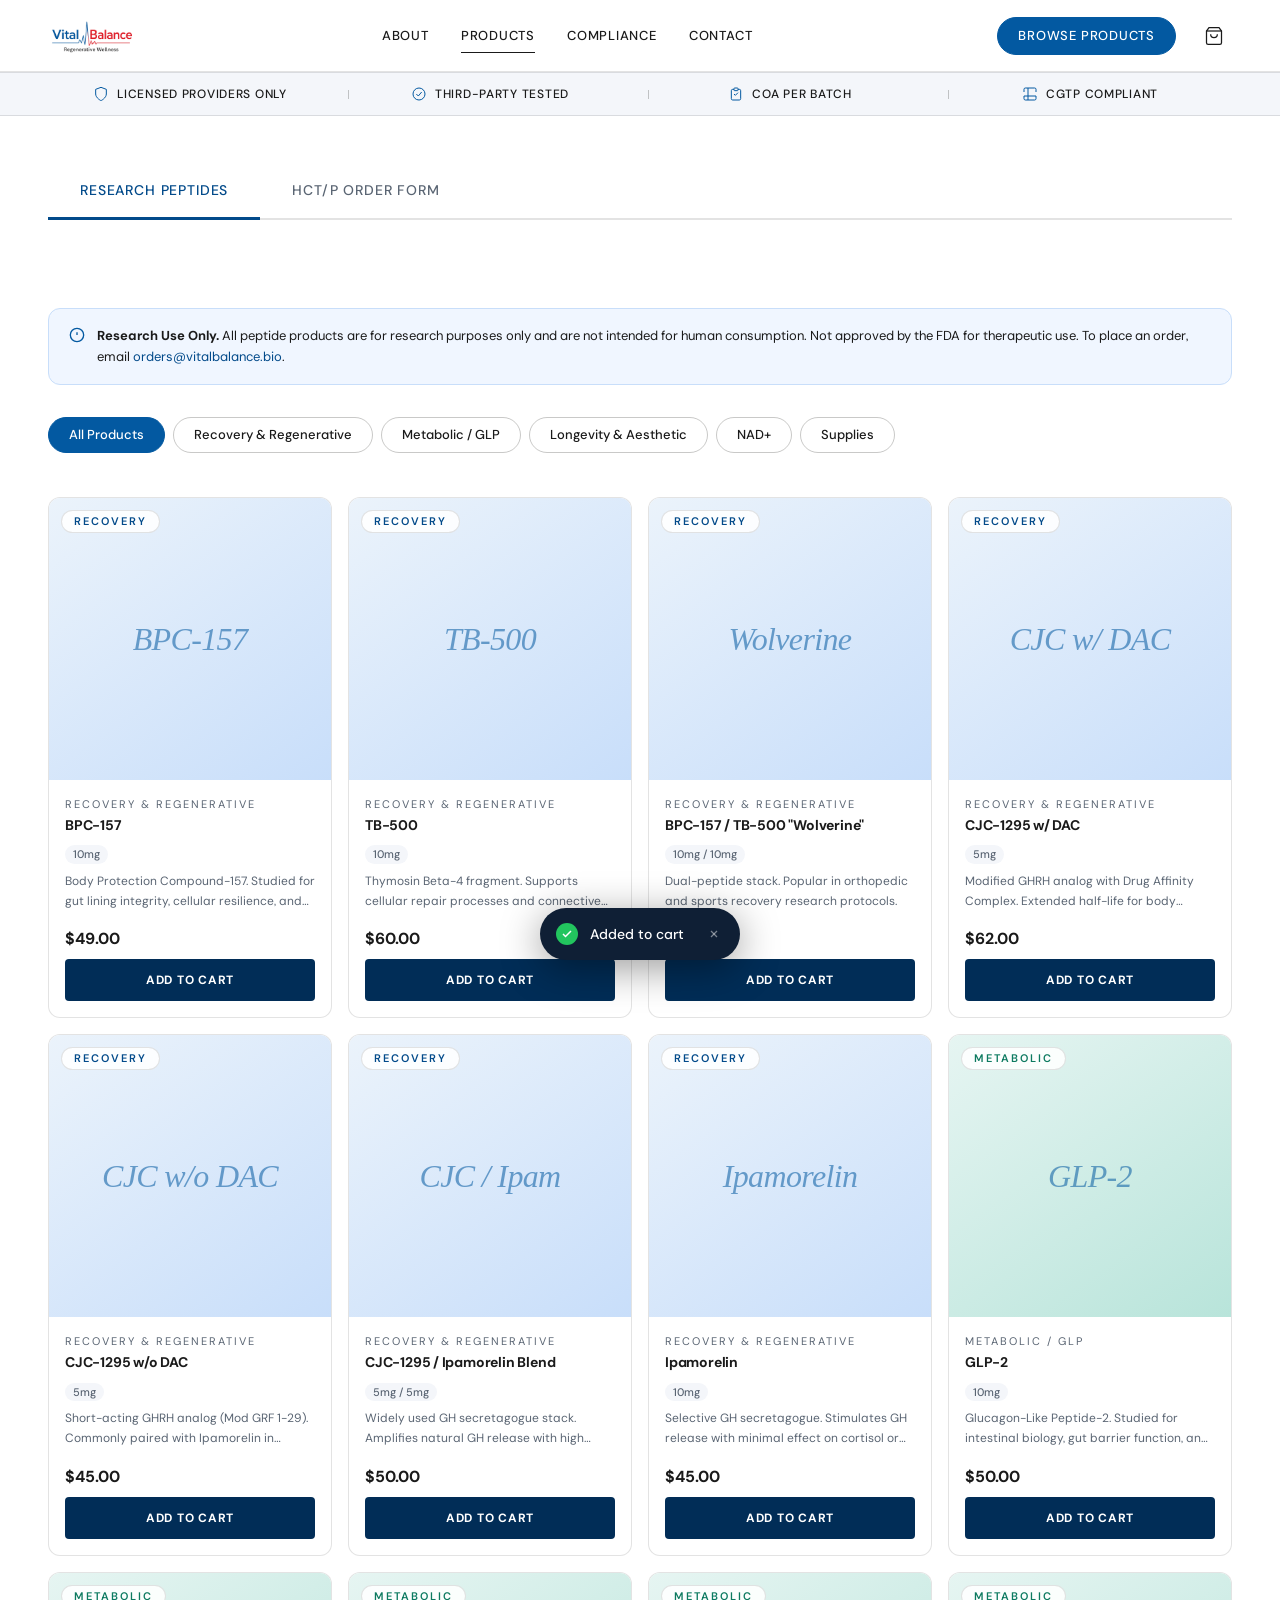
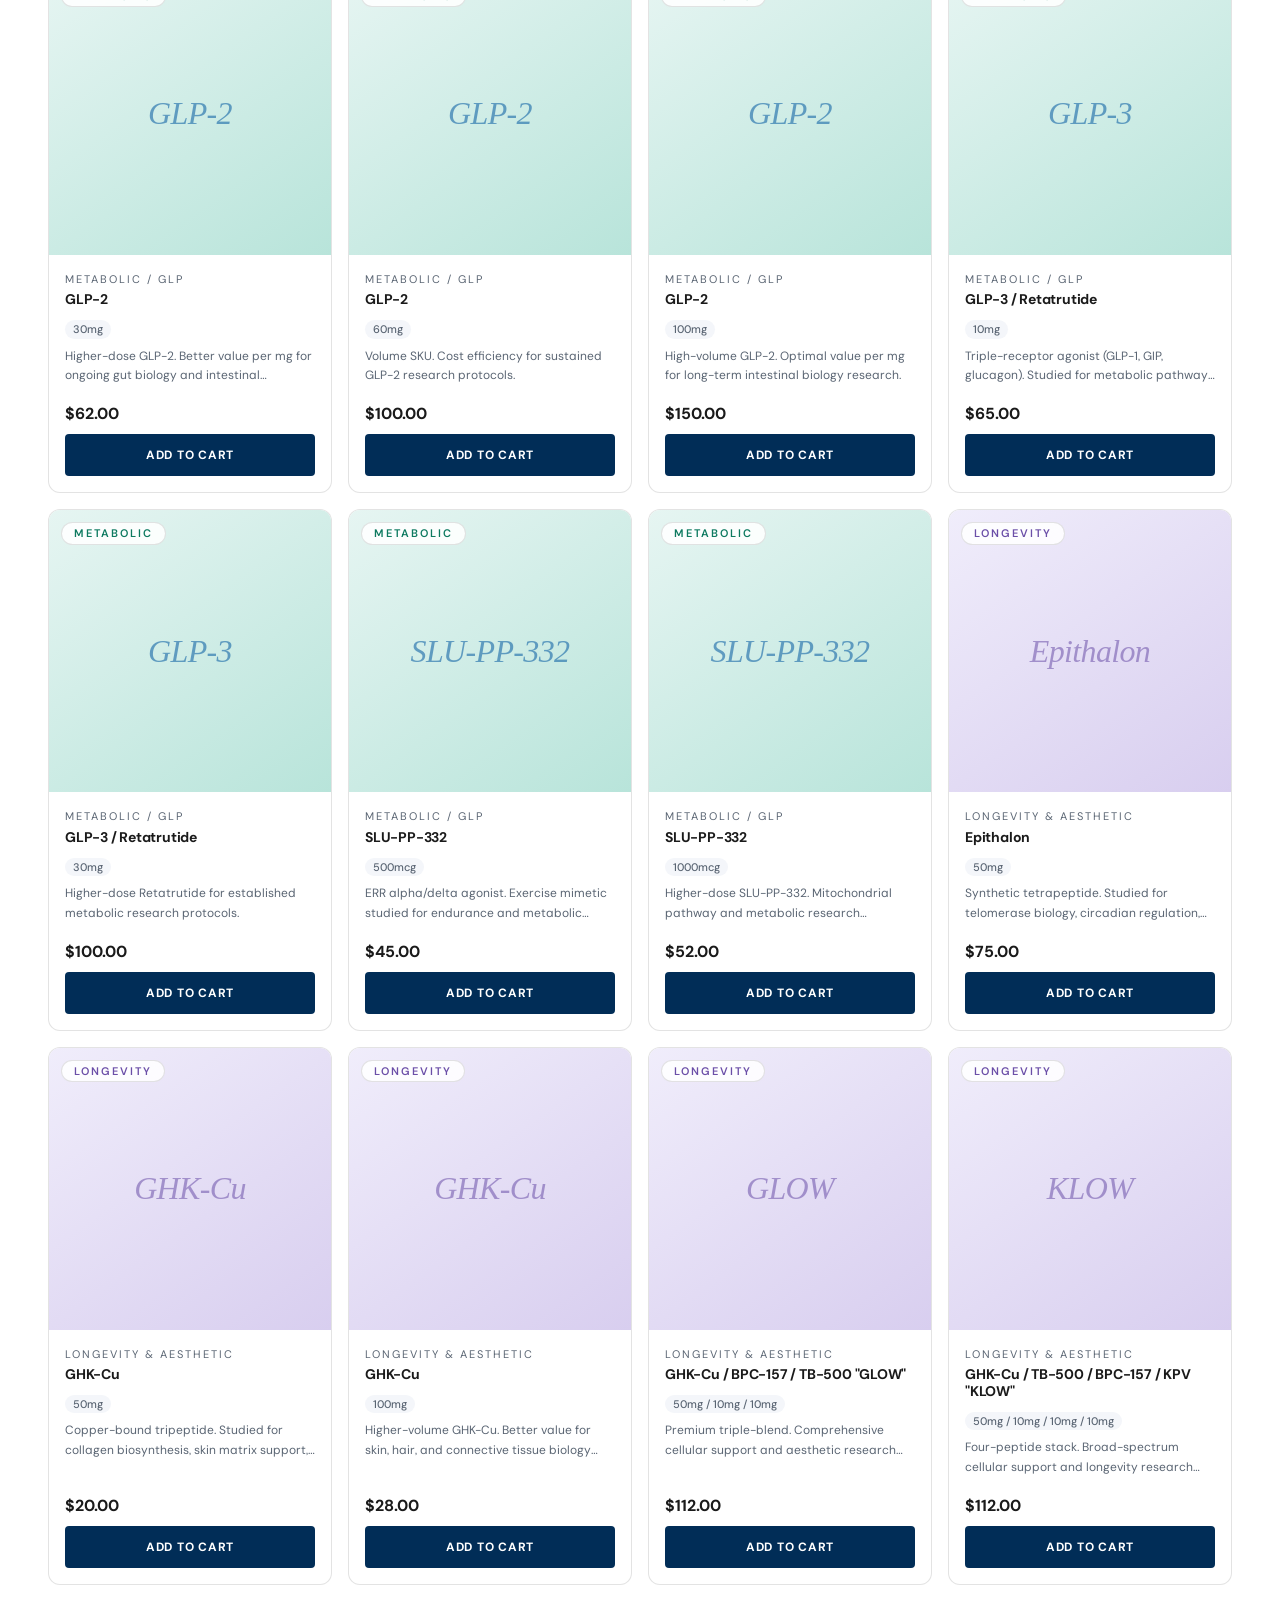
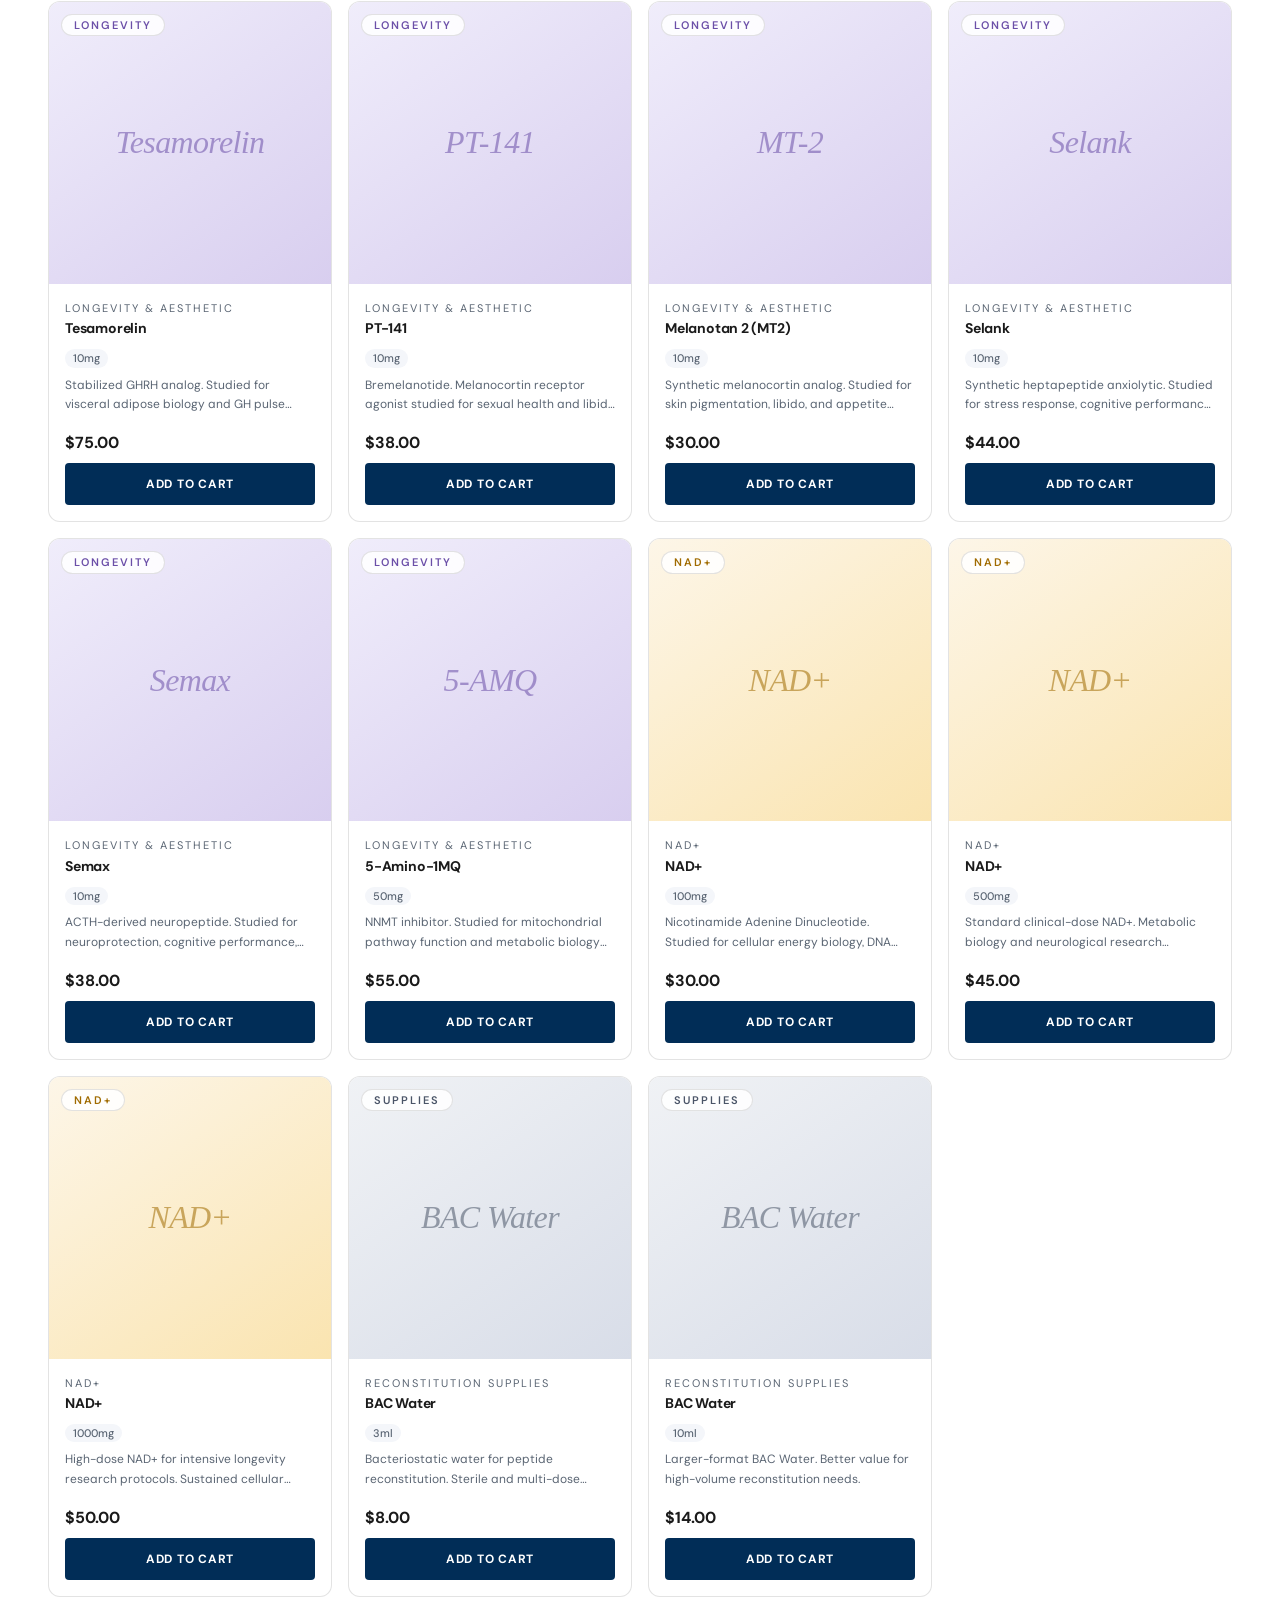
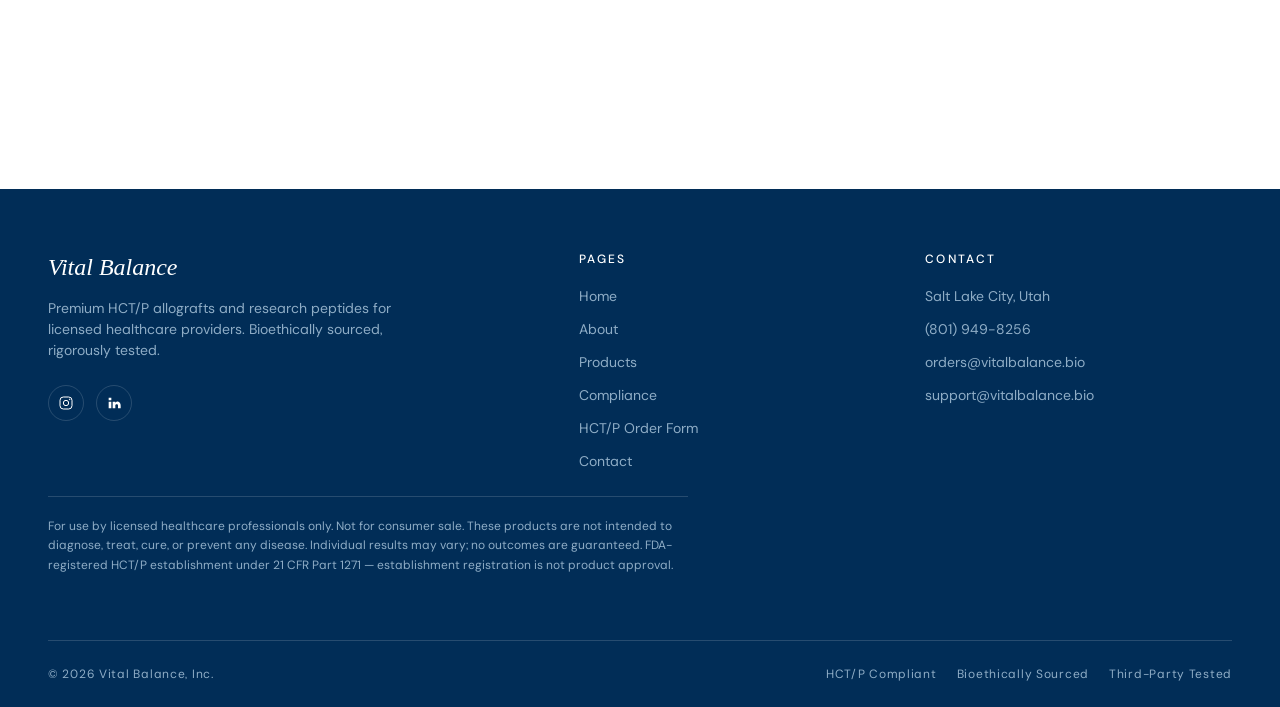
<file: vitalbalance-plp.html>
<!doctype html>
<html lang="en">
<head>
  <meta charset="utf-8" />
  <meta name="viewport" content="width=device-width, initial-scale=1" />
  <title>Products — Vital Balance</title>
  <meta name="description" content="Research peptides and HCT/P allografts from Vital Balance. For use by licensed healthcare professionals only." />
  <link rel="stylesheet" href="colors_and_type.css" />
  <link rel="stylesheet" href="components.css" />
  <link rel="stylesheet" href="plp.css" />
  <link rel="stylesheet" href="order.css" />
</head>
<body>

  <a class="skip-link" href="#main-content">Skip to main content</a>

  <!-- ============== NAV ============== -->
  <nav class="nav" aria-label="Primary">
    <a class="nav__brand" href="vitalbalance-home.html" aria-label="Home">
      <img class="nav__logo" src="asset/vital_balance_logo_no_bg.jpg" alt="Vital Balance" />
    </a>
    <div class="nav__center">
      <a class="nav__link" href="vitalbalance-about.html">About</a>
      <a class="nav__link" href="vitalbalance-plp.html" aria-current="page">Products</a>
      <a class="nav__link" href="vitalbalance-compliance.html">Compliance</a>
      <a class="nav__link" href="vitalbalance-home.html#contact">Contact</a>
    </div>
    <div class="nav__right">
      <a class="nav__cta" href="#main-content">Browse Products</a>
      <button type="button" class="nav__cart" id="nav-cart-btn" aria-label="View cart" onclick="toggleCartDrawer()">
        <svg width="20" height="20" viewBox="0 0 24 24" fill="none" stroke="currentColor" stroke-width="1.5"><path d="M6 2 3 6v14a2 2 0 0 0 2 2h14a2 2 0 0 0 2-2V6l-3-4z"/><line x1="3" y1="6" x2="21" y2="6"/><path d="M16 10a4 4 0 0 1-8 0"/></svg>
        <span class="nav__cart-badge" id="cart-badge" hidden>0</span>
      </button>
      <button type="button" class="nav__hamburger" aria-label="Open menu"><span></span><span></span><span></span></button>
    </div>
  </nav>

  <div class="nav-overlay" aria-hidden="true" aria-modal="true" role="dialog" aria-label="Navigation menu">
    <button type="button" class="nav-overlay__close" aria-label="Close menu">
      <svg width="22" height="22" viewBox="0 0 24 24" fill="none" stroke="currentColor" stroke-width="1.5"><path d="m6 6 12 12M18 6 6 18"/></svg>
    </button>
    <a class="nav-overlay__cta" href="vitalbalance-plp.html">View Products</a>
    <a class="nav-overlay__link" href="vitalbalance-about.html">About</a>
    <a class="nav-overlay__link" href="vitalbalance-plp.html">Products</a>
    <a class="nav-overlay__link" href="vitalbalance-compliance.html">Compliance</a>
    <a class="nav-overlay__link" href="vitalbalance-home.html#contact">Contact</a>
  </div>

  <main id="main-content">

    <!-- hero removed — users land directly on trust bar + product grid -->

    <!-- ============== TRUST BAR ============== -->
    <section class="trust-bar" aria-label="Credentials" style="margin-top: var(--nav-h);">
      <div class="container">
        <div class="trust-bar__row">
          <div class="trust-bar__item"><svg class="trust-bar__icon" viewBox="0 0 24 24" fill="none" stroke="currentColor" stroke-width="1.5"><path d="M12 22s8-4 8-10V5l-8-3-8 3v7c0 6 8 10 8 10z"/></svg>Licensed Providers Only</div>
          <div class="trust-bar__item"><svg class="trust-bar__icon" viewBox="0 0 24 24" fill="none" stroke="currentColor" stroke-width="1.5"><circle cx="12" cy="12" r="9"/><path d="m8 12 3 3 5-6"/></svg>Third-Party Tested</div>
          <div class="trust-bar__item"><svg class="trust-bar__icon" viewBox="0 0 24 24" fill="none" stroke="currentColor" stroke-width="1.5"><path d="M9 5H7a2 2 0 0 0-2 2v12a2 2 0 0 0 2 2h10a2 2 0 0 0 2-2V7a2 2 0 0 0-2-2h-2"/><rect x="9" y="3" width="6" height="4" rx="1"/><path d="m9 12 2 2 4-4"/></svg>COA Per Batch</div>
          <div class="trust-bar__item"><svg class="trust-bar__icon" viewBox="0 0 24 24" fill="none" stroke="currentColor" stroke-width="1.5"><path d="M9 3H5a2 2 0 0 0-2 2v4m6-6h10a2 2 0 0 1 2 2v4M9 3v18m0 0h10a2 2 0 0 0 2-2v-4M9 21H5a2 2 0 0 1-2-2v-4m0 0h18"/></svg>cGTP Compliant</div>
        </div>
      </div>
    </section>

    <!-- ============== PAGE HEADING ============== -->
    <h1 class="sr-only">Products</h1>

    <!-- ============== TAB BAR ============== -->
    <div class="container">
      <div class="plp-tab-bar" role="tablist" aria-label="Product categories" style="margin-top: var(--sp-12);">
        <button type="button" class="plp-tab-btn is-active" role="tab" aria-selected="true" aria-controls="tab-peptides" id="tbtn-peptides" data-tab="peptides">
          Research Peptides
        </button>
        <button type="button" class="plp-tab-btn" role="tab" aria-selected="false" aria-controls="tab-hctp" id="tbtn-hctp" data-tab="hctp">
          HCT/P Order Form
        </button>
      </div>
    </div>

    <!-- ============================================================
         TAB 1: RESEARCH PEPTIDES
         ============================================================ -->
    <div class="plp-tab-panel is-active" id="tab-peptides" role="tabpanel" aria-labelledby="tbtn-peptides" tabindex="0">
      <div class="container" style="padding-top: var(--sp-10); padding-bottom: var(--section-y);">

        <!-- Research disclaimer -->
        <div style="display:flex; gap:var(--sp-3); align-items:flex-start; background:#f0f6ff; border:1px solid #c8defa; border-radius:var(--radius-md); padding:var(--sp-4) var(--sp-5); margin-bottom:var(--sp-8); font-size:var(--fs-13); color:var(--charcoal); line-height:var(--lh-relaxed);">
          <svg width="16" height="16" viewBox="0 0 24 24" fill="none" stroke="#0359A1" stroke-width="2" style="flex-shrink:0;margin-top:2px"><circle cx="12" cy="12" r="10"/><line x1="12" y1="8" x2="12" y2="12"/><line x1="12" y1="16" x2="12.01" y2="16"/></svg>
          <span><strong>Research Use Only.</strong> All peptide products are for research purposes only and are not intended for human consumption. Not approved by the FDA for therapeutic use. To place an order, email <a href="mailto:orders@vitalbalance.bio">orders@vitalbalance.bio</a>.</span>
        </div>

        <!-- Filter pills -->
        <div class="peptide-filter-bar" role="group" aria-label="Filter by category" id="peptide-filters">
          <button type="button" class="peptide-filter-pill is-active" data-filter="all" aria-pressed="true">All Products</button>
          <button type="button" class="peptide-filter-pill" data-filter="recovery" aria-pressed="false">Recovery &amp; Regenerative</button>
          <button type="button" class="peptide-filter-pill" data-filter="metabolic" aria-pressed="false">Metabolic / GLP</button>
          <button type="button" class="peptide-filter-pill" data-filter="longevity" aria-pressed="false">Longevity &amp; Aesthetic</button>
          <button type="button" class="peptide-filter-pill" data-filter="nad" aria-pressed="false">NAD+</button>
          <button type="button" class="peptide-filter-pill" data-filter="supplies" aria-pressed="false">Supplies</button>
        </div>

        <!-- Unified product grid -->
        <div class="peptide-cards-grid" id="peptide-grid">

          <!-- RECOVERY & REGENERATIVE -->
          <div class="peptide-card" data-category="recovery">
            <div class="peptide-card__img" style="--card-img-bg: linear-gradient(145deg, #EBF3FB 0%, #C8DEFA 100%);">
              <span class="peptide-card__img-abbr">BPC-157</span>
              <span class="peptide-card__badge">Recovery</span>
            </div>
            <div class="peptide-card__body">
              <span class="peptide-card__cat">Recovery &amp; Regenerative</span>
              <h3 class="peptide-card__name">BPC-157</h3>
              <span class="peptide-card__size">10mg</span>
              <p class="peptide-card__desc">Body Protection Compound-157. Studied for gut lining integrity, cellular resilience, and connective tissue support.</p>
            </div>
            <div class="peptide-card__foot">
              <span class="peptide-card__price">$49.00</span>
              <button class="peptide-card__cta" type="button" onclick="addToCart(event, this)">Add to Cart</button>
            </div>
          </div>

          <div class="peptide-card" data-category="recovery">
            <div class="peptide-card__img" style="--card-img-bg: linear-gradient(145deg, #EBF3FB 0%, #C8DEFA 100%);">
              <span class="peptide-card__img-abbr">TB-500</span>
              <span class="peptide-card__badge">Recovery</span>
            </div>
            <div class="peptide-card__body">
              <span class="peptide-card__cat">Recovery &amp; Regenerative</span>
              <h3 class="peptide-card__name">TB-500</h3>
              <span class="peptide-card__size">10mg</span>
              <p class="peptide-card__desc">Thymosin Beta-4 fragment. Supports cellular repair processes and connective tissue integrity.</p>
            </div>
            <div class="peptide-card__foot">
              <span class="peptide-card__price">$60.00</span>
              <button class="peptide-card__cta" type="button" onclick="addToCart(event, this)">Add to Cart</button>
            </div>
          </div>

          <div class="peptide-card" data-category="recovery">
            <div class="peptide-card__img" style="--card-img-bg: linear-gradient(145deg, #EBF3FB 0%, #C8DEFA 100%);">
              <span class="peptide-card__img-abbr">Wolverine</span>
              <span class="peptide-card__badge">Recovery</span>
            </div>
            <div class="peptide-card__body">
              <span class="peptide-card__cat">Recovery &amp; Regenerative</span>
              <h3 class="peptide-card__name">BPC-157 / TB-500 "Wolverine"</h3>
              <span class="peptide-card__size">10mg / 10mg</span>
              <p class="peptide-card__desc">Dual-peptide stack. Popular in orthopedic and sports recovery research protocols.</p>
            </div>
            <div class="peptide-card__foot">
              <span class="peptide-card__price">$75.00</span>
              <button class="peptide-card__cta" type="button" onclick="addToCart(event, this)">Add to Cart</button>
            </div>
          </div>

          <div class="peptide-card" data-category="recovery">
            <div class="peptide-card__img" style="--card-img-bg: linear-gradient(145deg, #EBF3FB 0%, #C8DEFA 100%);">
              <span class="peptide-card__img-abbr">CJC w/ DAC</span>
              <span class="peptide-card__badge">Recovery</span>
            </div>
            <div class="peptide-card__body">
              <span class="peptide-card__cat">Recovery &amp; Regenerative</span>
              <h3 class="peptide-card__name">CJC-1295 w/ DAC</h3>
              <span class="peptide-card__size">5mg</span>
              <p class="peptide-card__desc">Modified GHRH analog with Drug Affinity Complex. Extended half-life for body composition and longevity research.</p>
            </div>
            <div class="peptide-card__foot">
              <span class="peptide-card__price">$62.00</span>
              <button class="peptide-card__cta" type="button" onclick="addToCart(event, this)">Add to Cart</button>
            </div>
          </div>

          <div class="peptide-card" data-category="recovery">
            <div class="peptide-card__img" style="--card-img-bg: linear-gradient(145deg, #EBF3FB 0%, #C8DEFA 100%);">
              <span class="peptide-card__img-abbr">CJC w/o DAC</span>
              <span class="peptide-card__badge">Recovery</span>
            </div>
            <div class="peptide-card__body">
              <span class="peptide-card__cat">Recovery &amp; Regenerative</span>
              <h3 class="peptide-card__name">CJC-1295 w/o DAC</h3>
              <span class="peptide-card__size">5mg</span>
              <p class="peptide-card__desc">Short-acting GHRH analog (Mod GRF 1-29). Commonly paired with Ipamorelin in research protocols.</p>
            </div>
            <div class="peptide-card__foot">
              <span class="peptide-card__price">$45.00</span>
              <button class="peptide-card__cta" type="button" onclick="addToCart(event, this)">Add to Cart</button>
            </div>
          </div>

          <div class="peptide-card" data-category="recovery">
            <div class="peptide-card__img" style="--card-img-bg: linear-gradient(145deg, #EBF3FB 0%, #C8DEFA 100%);">
              <span class="peptide-card__img-abbr">CJC / Ipam</span>
              <span class="peptide-card__badge">Recovery</span>
            </div>
            <div class="peptide-card__body">
              <span class="peptide-card__cat">Recovery &amp; Regenerative</span>
              <h3 class="peptide-card__name">CJC-1295 / Ipamorelin Blend</h3>
              <span class="peptide-card__size">5mg / 5mg</span>
              <p class="peptide-card__desc">Widely used GH secretagogue stack. Amplifies natural GH release with high receptor selectivity.</p>
            </div>
            <div class="peptide-card__foot">
              <span class="peptide-card__price">$50.00</span>
              <button class="peptide-card__cta" type="button" onclick="addToCart(event, this)">Add to Cart</button>
            </div>
          </div>

          <div class="peptide-card" data-category="recovery">
            <div class="peptide-card__img" style="--card-img-bg: linear-gradient(145deg, #EBF3FB 0%, #C8DEFA 100%);">
              <span class="peptide-card__img-abbr">Ipamorelin</span>
              <span class="peptide-card__badge">Recovery</span>
            </div>
            <div class="peptide-card__body">
              <span class="peptide-card__cat">Recovery &amp; Regenerative</span>
              <h3 class="peptide-card__name">Ipamorelin</h3>
              <span class="peptide-card__size">10mg</span>
              <p class="peptide-card__desc">Selective GH secretagogue. Stimulates GH release with minimal effect on cortisol or prolactin.</p>
            </div>
            <div class="peptide-card__foot">
              <span class="peptide-card__price">$45.00</span>
              <button class="peptide-card__cta" type="button" onclick="addToCart(event, this)">Add to Cart</button>
            </div>
          </div>

          <!-- METABOLIC / GLP FAMILY -->
          <div class="peptide-card" data-category="metabolic">
            <div class="peptide-card__img" style="--card-img-bg: linear-gradient(145deg, #E6F5F2 0%, #B8E4DA 100%);">
              <span class="peptide-card__img-abbr">GLP-2</span>
              <span class="peptide-card__badge" style="color:#0d7a60;">Metabolic</span>
            </div>
            <div class="peptide-card__body">
              <span class="peptide-card__cat">Metabolic / GLP</span>
              <h3 class="peptide-card__name">GLP-2</h3>
              <span class="peptide-card__size">10mg</span>
              <p class="peptide-card__desc">Glucagon-Like Peptide-2. Studied for intestinal biology, gut barrier function, and mucosal integrity.</p>
            </div>
            <div class="peptide-card__foot">
              <span class="peptide-card__price">$50.00</span>
              <button class="peptide-card__cta" type="button" onclick="addToCart(event, this)">Add to Cart</button>
            </div>
          </div>

          <div class="peptide-card" data-category="metabolic">
            <div class="peptide-card__img" style="--card-img-bg: linear-gradient(145deg, #E6F5F2 0%, #B8E4DA 100%);">
              <span class="peptide-card__img-abbr">GLP-2</span>
              <span class="peptide-card__badge" style="color:#0d7a60;">Metabolic</span>
            </div>
            <div class="peptide-card__body">
              <span class="peptide-card__cat">Metabolic / GLP</span>
              <h3 class="peptide-card__name">GLP-2</h3>
              <span class="peptide-card__size">30mg</span>
              <p class="peptide-card__desc">Higher-dose GLP-2. Better value per mg for ongoing gut biology and intestinal research.</p>
            </div>
            <div class="peptide-card__foot">
              <span class="peptide-card__price">$62.00</span>
              <button class="peptide-card__cta" type="button" onclick="addToCart(event, this)">Add to Cart</button>
            </div>
          </div>

          <div class="peptide-card" data-category="metabolic">
            <div class="peptide-card__img" style="--card-img-bg: linear-gradient(145deg, #E6F5F2 0%, #B8E4DA 100%);">
              <span class="peptide-card__img-abbr">GLP-2</span>
              <span class="peptide-card__badge" style="color:#0d7a60;">Metabolic</span>
            </div>
            <div class="peptide-card__body">
              <span class="peptide-card__cat">Metabolic / GLP</span>
              <h3 class="peptide-card__name">GLP-2</h3>
              <span class="peptide-card__size">60mg</span>
              <p class="peptide-card__desc">Volume SKU. Cost efficiency for sustained GLP-2 research protocols.</p>
            </div>
            <div class="peptide-card__foot">
              <span class="peptide-card__price">$100.00</span>
              <button class="peptide-card__cta" type="button" onclick="addToCart(event, this)">Add to Cart</button>
            </div>
          </div>

          <div class="peptide-card" data-category="metabolic">
            <div class="peptide-card__img" style="--card-img-bg: linear-gradient(145deg, #E6F5F2 0%, #B8E4DA 100%);">
              <span class="peptide-card__img-abbr">GLP-2</span>
              <span class="peptide-card__badge" style="color:#0d7a60;">Metabolic</span>
            </div>
            <div class="peptide-card__body">
              <span class="peptide-card__cat">Metabolic / GLP</span>
              <h3 class="peptide-card__name">GLP-2</h3>
              <span class="peptide-card__size">100mg</span>
              <p class="peptide-card__desc">High-volume GLP-2. Optimal value per mg for long-term intestinal biology research.</p>
            </div>
            <div class="peptide-card__foot">
              <span class="peptide-card__price">$150.00</span>
              <button class="peptide-card__cta" type="button" onclick="addToCart(event, this)">Add to Cart</button>
            </div>
          </div>

          <div class="peptide-card" data-category="metabolic">
            <div class="peptide-card__img" style="--card-img-bg: linear-gradient(145deg, #E6F5F2 0%, #B8E4DA 100%);">
              <span class="peptide-card__img-abbr">GLP-3</span>
              <span class="peptide-card__badge" style="color:#0d7a60;">Metabolic</span>
            </div>
            <div class="peptide-card__body">
              <span class="peptide-card__cat">Metabolic / GLP</span>
              <h3 class="peptide-card__name">GLP-3 / Retatrutide</h3>
              <span class="peptide-card__size">10mg</span>
              <p class="peptide-card__desc">Triple-receptor agonist (GLP-1, GIP, glucagon). Studied for metabolic pathway and body composition research.</p>
            </div>
            <div class="peptide-card__foot">
              <span class="peptide-card__price">$65.00</span>
              <button class="peptide-card__cta" type="button" onclick="addToCart(event, this)">Add to Cart</button>
            </div>
          </div>

          <div class="peptide-card" data-category="metabolic">
            <div class="peptide-card__img" style="--card-img-bg: linear-gradient(145deg, #E6F5F2 0%, #B8E4DA 100%);">
              <span class="peptide-card__img-abbr">GLP-3</span>
              <span class="peptide-card__badge" style="color:#0d7a60;">Metabolic</span>
            </div>
            <div class="peptide-card__body">
              <span class="peptide-card__cat">Metabolic / GLP</span>
              <h3 class="peptide-card__name">GLP-3 / Retatrutide</h3>
              <span class="peptide-card__size">30mg</span>
              <p class="peptide-card__desc">Higher-dose Retatrutide for established metabolic research protocols.</p>
            </div>
            <div class="peptide-card__foot">
              <span class="peptide-card__price">$100.00</span>
              <button class="peptide-card__cta" type="button" onclick="addToCart(event, this)">Add to Cart</button>
            </div>
          </div>

          <div class="peptide-card" data-category="metabolic">
            <div class="peptide-card__img" style="--card-img-bg: linear-gradient(145deg, #E6F5F2 0%, #B8E4DA 100%);">
              <span class="peptide-card__img-abbr">SLU-PP-332</span>
              <span class="peptide-card__badge" style="color:#0d7a60;">Metabolic</span>
            </div>
            <div class="peptide-card__body">
              <span class="peptide-card__cat">Metabolic / GLP</span>
              <h3 class="peptide-card__name">SLU-PP-332</h3>
              <span class="peptide-card__size">500mcg</span>
              <p class="peptide-card__desc">ERR alpha/delta agonist. Exercise mimetic studied for endurance and metabolic pathway research.</p>
            </div>
            <div class="peptide-card__foot">
              <span class="peptide-card__price">$45.00</span>
              <button class="peptide-card__cta" type="button" onclick="addToCart(event, this)">Add to Cart</button>
            </div>
          </div>

          <div class="peptide-card" data-category="metabolic">
            <div class="peptide-card__img" style="--card-img-bg: linear-gradient(145deg, #E6F5F2 0%, #B8E4DA 100%);">
              <span class="peptide-card__img-abbr">SLU-PP-332</span>
              <span class="peptide-card__badge" style="color:#0d7a60;">Metabolic</span>
            </div>
            <div class="peptide-card__body">
              <span class="peptide-card__cat">Metabolic / GLP</span>
              <h3 class="peptide-card__name">SLU-PP-332</h3>
              <span class="peptide-card__size">1000mcg</span>
              <p class="peptide-card__desc">Higher-dose SLU-PP-332. Mitochondrial pathway and metabolic research applications.</p>
            </div>
            <div class="peptide-card__foot">
              <span class="peptide-card__price">$52.00</span>
              <button class="peptide-card__cta" type="button" onclick="addToCart(event, this)">Add to Cart</button>
            </div>
          </div>

          <!-- LONGEVITY & AESTHETIC -->
          <div class="peptide-card" data-category="longevity">
            <div class="peptide-card__img" style="--card-img-bg: linear-gradient(145deg, #F0EDFB 0%, #D8CEEF 100%);">
              <span class="peptide-card__img-abbr" style="color:#6b4fa8;">Epithalon</span>
              <span class="peptide-card__badge" style="color:#6b4fa8;">Longevity</span>
            </div>
            <div class="peptide-card__body">
              <span class="peptide-card__cat">Longevity &amp; Aesthetic</span>
              <h3 class="peptide-card__name">Epithalon</h3>
              <span class="peptide-card__size">50mg</span>
              <p class="peptide-card__desc">Synthetic tetrapeptide. Studied for telomerase biology, circadian regulation, and neuroendocrine research.</p>
            </div>
            <div class="peptide-card__foot">
              <span class="peptide-card__price">$75.00</span>
              <button class="peptide-card__cta" type="button" onclick="addToCart(event, this)">Add to Cart</button>
            </div>
          </div>

          <div class="peptide-card" data-category="longevity">
            <div class="peptide-card__img" style="--card-img-bg: linear-gradient(145deg, #F0EDFB 0%, #D8CEEF 100%);">
              <span class="peptide-card__img-abbr" style="color:#6b4fa8;">GHK-Cu</span>
              <span class="peptide-card__badge" style="color:#6b4fa8;">Longevity</span>
            </div>
            <div class="peptide-card__body">
              <span class="peptide-card__cat">Longevity &amp; Aesthetic</span>
              <h3 class="peptide-card__name">GHK-Cu</h3>
              <span class="peptide-card__size">50mg</span>
              <p class="peptide-card__desc">Copper-bound tripeptide. Studied for collagen biosynthesis, skin matrix support, and hair follicle biology.</p>
            </div>
            <div class="peptide-card__foot">
              <span class="peptide-card__price">$20.00</span>
              <button class="peptide-card__cta" type="button" onclick="addToCart(event, this)">Add to Cart</button>
            </div>
          </div>

          <div class="peptide-card" data-category="longevity">
            <div class="peptide-card__img" style="--card-img-bg: linear-gradient(145deg, #F0EDFB 0%, #D8CEEF 100%);">
              <span class="peptide-card__img-abbr" style="color:#6b4fa8;">GHK-Cu</span>
              <span class="peptide-card__badge" style="color:#6b4fa8;">Longevity</span>
            </div>
            <div class="peptide-card__body">
              <span class="peptide-card__cat">Longevity &amp; Aesthetic</span>
              <h3 class="peptide-card__name">GHK-Cu</h3>
              <span class="peptide-card__size">100mg</span>
              <p class="peptide-card__desc">Higher-volume GHK-Cu. Better value for skin, hair, and connective tissue biology research.</p>
            </div>
            <div class="peptide-card__foot">
              <span class="peptide-card__price">$28.00</span>
              <button class="peptide-card__cta" type="button" onclick="addToCart(event, this)">Add to Cart</button>
            </div>
          </div>

          <div class="peptide-card" data-category="longevity">
            <div class="peptide-card__img" style="--card-img-bg: linear-gradient(145deg, #F0EDFB 0%, #D8CEEF 100%);">
              <span class="peptide-card__img-abbr" style="color:#6b4fa8;">GLOW</span>
              <span class="peptide-card__badge" style="color:#6b4fa8;">Longevity</span>
            </div>
            <div class="peptide-card__body">
              <span class="peptide-card__cat">Longevity &amp; Aesthetic</span>
              <h3 class="peptide-card__name">GHK-Cu / BPC-157 / TB-500 "GLOW"</h3>
              <span class="peptide-card__size">50mg / 10mg / 10mg</span>
              <p class="peptide-card__desc">Premium triple-blend. Comprehensive cellular support and aesthetic research applications.</p>
            </div>
            <div class="peptide-card__foot">
              <span class="peptide-card__price">$112.00</span>
              <button class="peptide-card__cta" type="button" onclick="addToCart(event, this)">Add to Cart</button>
            </div>
          </div>

          <div class="peptide-card" data-category="longevity">
            <div class="peptide-card__img" style="--card-img-bg: linear-gradient(145deg, #F0EDFB 0%, #D8CEEF 100%);">
              <span class="peptide-card__img-abbr" style="color:#6b4fa8;">KLOW</span>
              <span class="peptide-card__badge" style="color:#6b4fa8;">Longevity</span>
            </div>
            <div class="peptide-card__body">
              <span class="peptide-card__cat">Longevity &amp; Aesthetic</span>
              <h3 class="peptide-card__name">GHK-Cu / TB-500 / BPC-157 / KPV "KLOW"</h3>
              <span class="peptide-card__size">50mg / 10mg / 10mg / 10mg</span>
              <p class="peptide-card__desc">Four-peptide stack. Broad-spectrum cellular support and longevity research protocol.</p>
            </div>
            <div class="peptide-card__foot">
              <span class="peptide-card__price">$112.00</span>
              <button class="peptide-card__cta" type="button" onclick="addToCart(event, this)">Add to Cart</button>
            </div>
          </div>

          <div class="peptide-card" data-category="longevity">
            <div class="peptide-card__img" style="--card-img-bg: linear-gradient(145deg, #F0EDFB 0%, #D8CEEF 100%);">
              <span class="peptide-card__img-abbr" style="color:#6b4fa8;">Tesamorelin</span>
              <span class="peptide-card__badge" style="color:#6b4fa8;">Longevity</span>
            </div>
            <div class="peptide-card__body">
              <span class="peptide-card__cat">Longevity &amp; Aesthetic</span>
              <h3 class="peptide-card__name">Tesamorelin</h3>
              <span class="peptide-card__size">10mg</span>
              <p class="peptide-card__desc">Stabilized GHRH analog. Studied for visceral adipose biology and GH pulse optimization research.</p>
            </div>
            <div class="peptide-card__foot">
              <span class="peptide-card__price">$75.00</span>
              <button class="peptide-card__cta" type="button" onclick="addToCart(event, this)">Add to Cart</button>
            </div>
          </div>

          <div class="peptide-card" data-category="longevity">
            <div class="peptide-card__img" style="--card-img-bg: linear-gradient(145deg, #F0EDFB 0%, #D8CEEF 100%);">
              <span class="peptide-card__img-abbr" style="color:#6b4fa8;">PT-141</span>
              <span class="peptide-card__badge" style="color:#6b4fa8;">Longevity</span>
            </div>
            <div class="peptide-card__body">
              <span class="peptide-card__cat">Longevity &amp; Aesthetic</span>
              <h3 class="peptide-card__name">PT-141</h3>
              <span class="peptide-card__size">10mg</span>
              <p class="peptide-card__desc">Bremelanotide. Melanocortin receptor agonist studied for sexual health and libido biology.</p>
            </div>
            <div class="peptide-card__foot">
              <span class="peptide-card__price">$38.00</span>
              <button class="peptide-card__cta" type="button" onclick="addToCart(event, this)">Add to Cart</button>
            </div>
          </div>

          <div class="peptide-card" data-category="longevity">
            <div class="peptide-card__img" style="--card-img-bg: linear-gradient(145deg, #F0EDFB 0%, #D8CEEF 100%);">
              <span class="peptide-card__img-abbr" style="color:#6b4fa8;">MT-2</span>
              <span class="peptide-card__badge" style="color:#6b4fa8;">Longevity</span>
            </div>
            <div class="peptide-card__body">
              <span class="peptide-card__cat">Longevity &amp; Aesthetic</span>
              <h3 class="peptide-card__name">Melanotan 2 (MT2)</h3>
              <span class="peptide-card__size">10mg</span>
              <p class="peptide-card__desc">Synthetic melanocortin analog. Studied for skin pigmentation, libido, and appetite biology.</p>
            </div>
            <div class="peptide-card__foot">
              <span class="peptide-card__price">$30.00</span>
              <button class="peptide-card__cta" type="button" onclick="addToCart(event, this)">Add to Cart</button>
            </div>
          </div>

          <div class="peptide-card" data-category="longevity">
            <div class="peptide-card__img" style="--card-img-bg: linear-gradient(145deg, #F0EDFB 0%, #D8CEEF 100%);">
              <span class="peptide-card__img-abbr" style="color:#6b4fa8;">Selank</span>
              <span class="peptide-card__badge" style="color:#6b4fa8;">Longevity</span>
            </div>
            <div class="peptide-card__body">
              <span class="peptide-card__cat">Longevity &amp; Aesthetic</span>
              <h3 class="peptide-card__name">Selank</h3>
              <span class="peptide-card__size">10mg</span>
              <p class="peptide-card__desc">Synthetic heptapeptide anxiolytic. Studied for stress response, cognitive performance, and neurological support.</p>
            </div>
            <div class="peptide-card__foot">
              <span class="peptide-card__price">$44.00</span>
              <button class="peptide-card__cta" type="button" onclick="addToCart(event, this)">Add to Cart</button>
            </div>
          </div>

          <div class="peptide-card" data-category="longevity">
            <div class="peptide-card__img" style="--card-img-bg: linear-gradient(145deg, #F0EDFB 0%, #D8CEEF 100%);">
              <span class="peptide-card__img-abbr" style="color:#6b4fa8;">Semax</span>
              <span class="peptide-card__badge" style="color:#6b4fa8;">Longevity</span>
            </div>
            <div class="peptide-card__body">
              <span class="peptide-card__cat">Longevity &amp; Aesthetic</span>
              <h3 class="peptide-card__name">Semax</h3>
              <span class="peptide-card__size">10mg</span>
              <p class="peptide-card__desc">ACTH-derived neuropeptide. Studied for neuroprotection, cognitive performance, and stress resilience.</p>
            </div>
            <div class="peptide-card__foot">
              <span class="peptide-card__price">$38.00</span>
              <button class="peptide-card__cta" type="button" onclick="addToCart(event, this)">Add to Cart</button>
            </div>
          </div>

          <div class="peptide-card" data-category="longevity">
            <div class="peptide-card__img" style="--card-img-bg: linear-gradient(145deg, #F0EDFB 0%, #D8CEEF 100%);">
              <span class="peptide-card__img-abbr" style="color:#6b4fa8;">5-AMQ</span>
              <span class="peptide-card__badge" style="color:#6b4fa8;">Longevity</span>
            </div>
            <div class="peptide-card__body">
              <span class="peptide-card__cat">Longevity &amp; Aesthetic</span>
              <h3 class="peptide-card__name">5-Amino-1MQ</h3>
              <span class="peptide-card__size">50mg</span>
              <p class="peptide-card__desc">NNMT inhibitor. Studied for mitochondrial pathway function and metabolic biology research.</p>
            </div>
            <div class="peptide-card__foot">
              <span class="peptide-card__price">$55.00</span>
              <button class="peptide-card__cta" type="button" onclick="addToCart(event, this)">Add to Cart</button>
            </div>
          </div>

          <!-- NAD+ -->
          <div class="peptide-card" data-category="nad">
            <div class="peptide-card__img" style="--card-img-bg: linear-gradient(145deg, #FDF6E8 0%, #FAE4B0 100%);">
              <span class="peptide-card__img-abbr" style="color:#a06b00;">NAD+</span>
              <span class="peptide-card__badge" style="color:#a06b00;">NAD+</span>
            </div>
            <div class="peptide-card__body">
              <span class="peptide-card__cat">NAD+</span>
              <h3 class="peptide-card__name">NAD+</h3>
              <span class="peptide-card__size">100mg</span>
              <p class="peptide-card__desc">Nicotinamide Adenine Dinucleotide. Studied for cellular energy biology, DNA repair pathways, and sirtuin activation.</p>
            </div>
            <div class="peptide-card__foot">
              <span class="peptide-card__price">$30.00</span>
              <button class="peptide-card__cta" type="button" onclick="addToCart(event, this)">Add to Cart</button>
            </div>
          </div>

          <div class="peptide-card" data-category="nad">
            <div class="peptide-card__img" style="--card-img-bg: linear-gradient(145deg, #FDF6E8 0%, #FAE4B0 100%);">
              <span class="peptide-card__img-abbr" style="color:#a06b00;">NAD+</span>
              <span class="peptide-card__badge" style="color:#a06b00;">NAD+</span>
            </div>
            <div class="peptide-card__body">
              <span class="peptide-card__cat">NAD+</span>
              <h3 class="peptide-card__name">NAD+</h3>
              <span class="peptide-card__size">500mg</span>
              <p class="peptide-card__desc">Standard clinical-dose NAD+. Metabolic biology and neurological research applications.</p>
            </div>
            <div class="peptide-card__foot">
              <span class="peptide-card__price">$45.00</span>
              <button class="peptide-card__cta" type="button" onclick="addToCart(event, this)">Add to Cart</button>
            </div>
          </div>

          <div class="peptide-card" data-category="nad">
            <div class="peptide-card__img" style="--card-img-bg: linear-gradient(145deg, #FDF6E8 0%, #FAE4B0 100%);">
              <span class="peptide-card__img-abbr" style="color:#a06b00;">NAD+</span>
              <span class="peptide-card__badge" style="color:#a06b00;">NAD+</span>
            </div>
            <div class="peptide-card__body">
              <span class="peptide-card__cat">NAD+</span>
              <h3 class="peptide-card__name">NAD+</h3>
              <span class="peptide-card__size">1000mg</span>
              <p class="peptide-card__desc">High-dose NAD+ for intensive longevity research protocols. Sustained cellular energy biology applications.</p>
            </div>
            <div class="peptide-card__foot">
              <span class="peptide-card__price">$50.00</span>
              <button class="peptide-card__cta" type="button" onclick="addToCart(event, this)">Add to Cart</button>
            </div>
          </div>

          <!-- SUPPLIES -->
          <div class="peptide-card" data-category="supplies">
            <div class="peptide-card__img" style="--card-img-bg: linear-gradient(145deg, #F0F2F5 0%, #D8DDE8 100%);">
              <span class="peptide-card__img-abbr" style="color:#4a5568;">BAC Water</span>
              <span class="peptide-card__badge" style="color:#4a5568;">Supplies</span>
            </div>
            <div class="peptide-card__body">
              <span class="peptide-card__cat">Reconstitution Supplies</span>
              <h3 class="peptide-card__name">BAC Water</h3>
              <span class="peptide-card__size">3ml</span>
              <p class="peptide-card__desc">Bacteriostatic water for peptide reconstitution. Sterile and multi-dose compatible.</p>
            </div>
            <div class="peptide-card__foot">
              <span class="peptide-card__price">$8.00</span>
              <button class="peptide-card__cta" type="button" onclick="addToCart(event, this)">Add to Cart</button>
            </div>
          </div>

          <div class="peptide-card" data-category="supplies">
            <div class="peptide-card__img" style="--card-img-bg: linear-gradient(145deg, #F0F2F5 0%, #D8DDE8 100%);">
              <span class="peptide-card__img-abbr" style="color:#4a5568;">BAC Water</span>
              <span class="peptide-card__badge" style="color:#4a5568;">Supplies</span>
            </div>
            <div class="peptide-card__body">
              <span class="peptide-card__cat">Reconstitution Supplies</span>
              <h3 class="peptide-card__name">BAC Water</h3>
              <span class="peptide-card__size">10ml</span>
              <p class="peptide-card__desc">Larger-format BAC Water. Better value for high-volume reconstitution needs.</p>
            </div>
            <div class="peptide-card__foot">
              <span class="peptide-card__price">$14.00</span>
              <button class="peptide-card__cta" type="button" onclick="addToCart(event, this)">Add to Cart</button>
            </div>
          </div>

        </div><!-- /peptide-cards-grid -->
      </div>
    </div>

    <!-- ============================================================
         TAB 2: HCT/P ORDER FORM
         ============================================================ -->
    <div class="plp-tab-panel" id="tab-hctp" role="tabpanel" aria-labelledby="tbtn-hctp" tabindex="0">
      <div class="container" style="padding-bottom: var(--section-y);">

        <div class="plp-order-intro">
          <h2>HCT/P Allograft Order Form</h2>
          <p>Submit your order for VB-CB™ Umbilical Cord Blood, VB-WJ™ Wharton's Jelly, VB-XO™ Exosomes, and VB-ECM™ Amniotic ECM. For use by NPI-verified licensed healthcare providers only. Orders are processed at <a href="mailto:orders@vitalbalance.bio">orders@vitalbalance.bio</a> — you can also <a href="asset/stem-cell-order-form.pdf" download="Vital_Balance_Stem_Cell_Order_Form.pdf">download the PDF form</a> to email directly.</p>
        </div>

        <div class="plp-order-deadline">
          <strong>⏱ Order Deadlines:</strong> For overnight delivery, place orders by <strong>1:00pm MST</strong> the day before shipping. For same-day pickup or local delivery, place orders by <strong>1:00pm MST</strong> on the day needed.
        </div>

        <form class="order-form" id="plpOrderForm" onsubmit="handlePlpOrderSubmit(event)">

          <!-- 1. PRODUCT ORDER INFORMATION -->
          <div class="order-section reveal">
            <div class="order-section__head">
              <span class="order-section__num">1</span>
              <h2 class="order-section__title">Product Order Information</h2>
            </div>
            <div class="order-section__body">
              <div class="order-product-table">
                <div class="order-product-table__header">
                  <span>Product</span>
                  <span>Unit Size</span>
                  <span>Quantity</span>
                </div>

                <div class="order-product-table__group-label">VB-CB™: Umbilical Cord Blood</div>
                <div class="order-product-table__row">
                  <span class="order-product-table__name">VB-CB™</span>
                  <span class="order-product-table__size">0.50 mL</span>
                  <input class="order-product-table__qty" type="number" min="0" value="0" name="cb_0_5ml" aria-label="VB-CB 0.5mL quantity" />
                </div>
                <div class="order-product-table__row">
                  <span class="order-product-table__name">VB-CB™</span>
                  <span class="order-product-table__size">1.0 mL</span>
                  <input class="order-product-table__qty" type="number" min="0" value="0" name="cb_1ml" aria-label="VB-CB 1mL quantity" />
                </div>
                <div class="order-product-table__row">
                  <span class="order-product-table__name">VB-CB™</span>
                  <span class="order-product-table__size">2.0 mL</span>
                  <input class="order-product-table__qty" type="number" min="0" value="0" name="cb_2ml" aria-label="VB-CB 2mL quantity" />
                </div>

                <div class="order-product-table__group-label">VB-WJ™: Wharton's Jelly</div>
                <div class="order-product-table__row">
                  <span class="order-product-table__name">VB-WJ™</span>
                  <span class="order-product-table__size">1.0 mL</span>
                  <input class="order-product-table__qty" type="number" min="0" value="0" name="wj_1ml" aria-label="VB-WJ 1mL quantity" />
                </div>
                <div class="order-product-table__row">
                  <span class="order-product-table__name">VB-WJ™</span>
                  <span class="order-product-table__size">2.0 mL</span>
                  <input class="order-product-table__qty" type="number" min="0" value="0" name="wj_2ml" aria-label="VB-WJ 2mL quantity" />
                </div>

                <div class="order-product-table__group-label">VB-XO™: Exosomes</div>
                <div class="order-product-table__row">
                  <span class="order-product-table__name">VB-XO™</span>
                  <span class="order-product-table__size">1.0 mL</span>
                  <input class="order-product-table__qty" type="number" min="0" value="0" name="xo_1ml" aria-label="VB-XO 1mL quantity" />
                </div>
                <div class="order-product-table__row">
                  <span class="order-product-table__name">VB-XO™</span>
                  <span class="order-product-table__size">2.0 mL</span>
                  <input class="order-product-table__qty" type="number" min="0" value="0" name="xo_2ml" aria-label="VB-XO 2mL quantity" />
                </div>

                <div class="order-product-table__group-label">VB-ECM™: Amniotic ECM</div>
                <div class="order-product-table__row">
                  <span class="order-product-table__name">VB-ECM™</span>
                  <span class="order-product-table__size">1.0 mL</span>
                  <input class="order-product-table__qty" type="number" min="0" value="0" name="ecm_1ml" aria-label="VB-ECM 1mL quantity" />
                </div>
                <div class="order-product-table__row">
                  <span class="order-product-table__name">VB-ECM™</span>
                  <span class="order-product-table__size">2.0 mL</span>
                  <input class="order-product-table__qty" type="number" min="0" value="0" name="ecm_2ml" aria-label="VB-ECM 2mL quantity" />
                </div>
              </div>

              <fieldset class="order-dmso">
                <legend>Do you need a DMSO free product? <em>(Additional charge, subject to availability)</em></legend>
                <div class="order-dmso__radios">
                  <label><input type="radio" name="plp_dmso_free" value="yes" /> Yes</label>
                  <label><input type="radio" name="plp_dmso_free" value="no" checked /> No</label>
                </div>
              </fieldset>
            </div>
          </div>

          <!-- 2. CUSTOMER INFORMATION -->
          <div class="order-section reveal">
            <div class="order-section__head">
              <span class="order-section__num">2</span>
              <h2 class="order-section__title">Customer Information</h2>
            </div>
            <div class="order-section__body">
              <div class="order-grid">
                <div class="order-field">
                  <label for="plp-o-first">First Name *</label>
                  <input type="text" id="plp-o-first" name="first_name" required placeholder="Jane" />
                </div>
                <div class="order-field">
                  <label for="plp-o-last">Last Name *</label>
                  <input type="text" id="plp-o-last" name="last_name" required placeholder="Smith" />
                </div>
                <div class="order-field">
                  <label for="plp-o-phone">Phone Number *</label>
                  <input type="tel" id="plp-o-phone" name="phone" required placeholder="(555) 000-0000" />
                </div>
                <div class="order-field">
                  <label for="plp-o-email">Email Address *</label>
                  <input type="email" id="plp-o-email" name="email" required placeholder="jane@clinic.com" />
                </div>
              </div>
            </div>
          </div>

          <!-- 3. ACCOUNT INFORMATION -->
          <div class="order-section reveal">
            <div class="order-section__head">
              <span class="order-section__num">3</span>
              <h2 class="order-section__title">Account Information</h2>
            </div>
            <div class="order-section__body">
              <div class="order-grid">
                <div class="order-field">
                  <label for="plp-o-org">Organization Name *</label>
                  <input type="text" id="plp-o-org" name="org_name" required placeholder="Advanced Clinic" />
                </div>
                <div class="order-field">
                  <label for="plp-o-practitioner">Healthcare Practitioner Name</label>
                  <input type="text" id="plp-o-practitioner" name="practitioner_name" placeholder="Dr. Full Name" />
                </div>
                <div class="order-field">
                  <label for="plp-o-npi">NPI # *</label>
                  <input type="text" id="plp-o-npi" name="npi" required placeholder="1234567890" pattern="[0-9]{10}" title="10-digit NPI number" />
                </div>
                <div class="order-field">
                  <label for="plp-o-org-phone">Organization Phone</label>
                  <input type="tel" id="plp-o-org-phone" name="org_phone" placeholder="(555) 000-0000" />
                </div>
                <div class="order-field order-grid--full">
                  <label for="plp-o-address">Address</label>
                  <input type="text" id="plp-o-address" name="address" placeholder="Street address, city, state, zip" />
                </div>
                <div class="order-field order-grid--full">
                  <label for="plp-o-org-email">Organization Email</label>
                  <input type="email" id="plp-o-org-email" name="org_email" placeholder="orders@clinic.com" />
                </div>
              </div>
            </div>
          </div>

          <!-- 4. DELIVERY INFORMATION -->
          <div class="order-section reveal">
            <div class="order-section__head">
              <span class="order-section__num">4</span>
              <h2 class="order-section__title">Pickup / Local Delivery / Overnight Shipping</h2>
            </div>
            <div class="order-section__body">
              <fieldset class="order-field">
                <legend>Delivery Method *</legend>
                <div class="order-delivery-methods">
                  <label class="order-delivery-method">
                    <input type="radio" name="plp_delivery_method" value="pickup" required />
                    <div class="order-delivery-method__text">
                      <span class="order-delivery-method__name">Pickup</span>
                      <span class="order-delivery-method__fee">No shipping fee</span>
                    </div>
                  </label>
                  <label class="order-delivery-method">
                    <input type="radio" name="plp_delivery_method" value="local_delivery" />
                    <div class="order-delivery-method__text">
                      <span class="order-delivery-method__name">Local / Same-Day</span>
                      <span class="order-delivery-method__fee">$35, select areas</span>
                    </div>
                  </label>
                  <label class="order-delivery-method">
                    <input type="radio" name="plp_delivery_method" value="overnight_shipping" />
                    <div class="order-delivery-method__text">
                      <span class="order-delivery-method__name">Overnight Shipping</span>
                      <span class="order-delivery-method__fee">$150, by 10:30am</span>
                    </div>
                  </label>
                </div>
              </fieldset>
              <div class="order-grid">
                <div class="order-field">
                  <label for="plp-o-date">Date Needed *</label>
                  <input type="date" id="plp-o-date" name="date_needed" required />
                </div>
                <div class="order-field">
                  <label for="plp-o-time">Time Needed (Pickup / Local Delivery)</label>
                  <input type="time" id="plp-o-time" name="time_needed" />
                </div>
                <div class="order-field">
                  <label for="plp-o-ship-org">Organization Name (Shipping)</label>
                  <input type="text" id="plp-o-ship-org" name="ship_org" placeholder="Organization name" />
                </div>
                <div class="order-field">
                  <label for="plp-o-ship-contact">Contact Name (Shipping)</label>
                  <input type="text" id="plp-o-ship-contact" name="ship_contact" placeholder="Contact name" />
                </div>
                <div class="order-field order-grid--full">
                  <label for="plp-o-ship-address">Delivery Address</label>
                  <input type="text" id="plp-o-ship-address" name="ship_address" placeholder="Full delivery address" />
                </div>
                <div class="order-field">
                  <label for="plp-o-ship-phone">Phone Number (Shipping)</label>
                  <input type="tel" id="plp-o-ship-phone" name="ship_phone" placeholder="(555) 000-0000" />
                </div>
                <div class="order-field">
                  <label for="plp-o-ship-email">Shipping Email</label>
                  <input type="email" id="plp-o-ship-email" name="ship_email" placeholder="shipping@clinic.com" />
                </div>
                <div class="order-field order-grid--full">
                  <label for="plp-o-ship-notes">Special Shipping Instructions</label>
                  <textarea id="plp-o-ship-notes" name="ship_notes" placeholder="e.g., specific packaging or handling requirements"></textarea>
                </div>
              </div>
            </div>
          </div>

          <!-- ACTIONS -->
          <div class="order-actions">
            <button type="submit" class="btn btn--primary btn--lg" id="plpSubmitBtn">Submit Order</button>
            <a class="btn btn--ghost" href="asset/stem-cell-order-form.pdf" download="Vital_Balance_Stem_Cell_Order_Form.pdf">
              <svg width="16" height="16" viewBox="0 0 24 24" fill="none" stroke="currentColor" stroke-width="1.5"><path d="M21 15v4a2 2 0 0 1-2 2H5a2 2 0 0 1-2-2v-4"/><polyline points="7 10 12 15 17 10"/><line x1="12" y1="15" x2="12" y2="3"/></svg>
              Download PDF Form
            </a>
            <span class="order-actions__or">·</span>
            <span class="order-actions__email">or email completed form to <a href="mailto:orders@vitalbalance.bio">orders@vitalbalance.bio</a></span>
          </div>

        </form>
      </div>
    </div>

  </main>

  <!-- ============== FOOTER ============== -->
  <footer class="footer">
    <div class="container">
      <div class="footer__grid">
        <div>
          <p class="footer__brand-tag">Vital Balance</p>
          <p class="footer__blurb">Premium HCT/P allografts and research peptides for licensed healthcare providers. Bioethically sourced, rigorously tested.</p>
          <div class="footer__socials">
            <a class="footer__social" href="#" aria-label="Instagram"><svg width="16" height="16" viewBox="0 0 24 24" fill="none" stroke="currentColor" stroke-width="1.5"><rect x="3" y="3" width="18" height="18" rx="5"/><circle cx="12" cy="12" r="4"/><circle cx="17.5" cy="6.5" r=".5" fill="currentColor"/></svg></a>
            <a class="footer__social" href="#" aria-label="LinkedIn"><svg width="16" height="16" viewBox="0 0 24 24" fill="currentColor"><path d="M4 4h4v4H4zm0 6h4v10H4zm6 0h4v2c1-2 4-3 6-1s2 4 2 6v3h-4v-4c0-1-.4-2-2-2s-2 1-2 2v4h-4z"/></svg></a>
          </div>
        </div>
        <div class="footer__col">
          <h4>Pages</h4>
          <ul class="footer__list">
            <li><a href="vitalbalance-home.html">Home</a></li>
            <li><a href="vitalbalance-about.html">About</a></li>
            <li><a href="vitalbalance-plp.html">Products</a></li>
            <li><a href="vitalbalance-compliance.html">Compliance</a></li>
            <li><a href="vitalbalance-order.html">HCT/P Order Form</a></li>
            <li><a href="vitalbalance-home.html#contact">Contact</a></li>
          </ul>
        </div>
        <div class="footer__col">
          <h4>Contact</h4>
          <ul class="footer__list">
            <li style="color: var(--fg-on-dark-mute); font-size: var(--fs-14);">Salt Lake City, Utah</li>
            <li style="color: var(--fg-on-dark-mute); font-size: var(--fs-14);">(801) 949-8256</li>
            <li><a href="mailto:orders@vitalbalance.bio">orders@vitalbalance.bio</a></li>
            <li><a href="mailto:support@vitalbalance.bio">support@vitalbalance.bio</a></li>
          </ul>
        </div>
      </div>
      <p class="footer__disclaimer">For use by licensed healthcare professionals only. Not for consumer sale. These products are not intended to diagnose, treat, cure, or prevent any disease. Individual results may vary; no outcomes are guaranteed. FDA-registered HCT/P establishment under 21 CFR Part 1271 — establishment registration is not product approval.</p>
      <div class="footer__bottom">
        <span>© 2026 Vital Balance, Inc.</span>
        <div class="footer__certs">
          <span>HCT/P Compliant</span><span>Bioethically Sourced</span><span>Third-Party Tested</span>
        </div>
      </div>
    </div>
  </footer>

  <!-- Floating add-to-cart confirmation bar -->
  <div class="plp-toast" id="plp-toast" role="status" aria-live="polite">
    <span class="plp-toast__check">
      <svg width="12" height="12" viewBox="0 0 24 24" fill="none" stroke="#fff" stroke-width="3"><polyline points="20 6 9 17 4 12"/></svg>
    </span>
    <span id="plp-toast-label">Added to cart</span>
    <button type="button" class="plp-toast__close" aria-label="Dismiss" onclick="dismissToast()">
      <svg width="12" height="12" viewBox="0 0 24 24" fill="none" stroke="currentColor" stroke-width="2.5"><line x1="18" y1="6" x2="6" y2="18"/><line x1="6" y1="6" x2="18" y2="18"/></svg>
    </button>
  </div>

  <script src="shared.js"></script>
  <script>
    /* ── Cart state (localStorage) ── */
    const VBCart = {
      KEY: "vb_cart",
      get() { try { return JSON.parse(localStorage.getItem(this.KEY) || "[]"); } catch { return []; } },
      add(item) {
        const cart = this.get();
        const existing = cart.find(i => i.name === item.name && i.size === item.size);
        if (existing) { existing.qty++; } else { cart.push({ ...item, qty: 1 }); }
        localStorage.setItem(this.KEY, JSON.stringify(cart));
        this.updateBadge();
      },
      count() { return this.get().reduce((n, i) => n + i.qty, 0); },
      updateBadge() {
        const n = this.count();
        const badge = document.getElementById("cart-badge");
        if (!badge) return;
        badge.textContent = n;
        badge.hidden = n === 0;
      }
    };

    /* ── Toast ── */
    let _toastTimer;
    function showToast(name, size) {
      const toast = document.getElementById("plp-toast");
      const label = document.getElementById("plp-toast-label");
      label.textContent = name + (size ? " · " + size : "") + " added to cart";
      toast.classList.add("is-visible");
      clearTimeout(_toastTimer);
      _toastTimer = setTimeout(dismissToast, 3000);
    }
    function dismissToast() {
      document.getElementById("plp-toast").classList.remove("is-visible");
    }

    /* ── Add to cart ── */
    function addToCart(e, btn) {
      e.stopPropagation();
      const card = btn.closest(".peptide-card");
      const name = card.querySelector(".peptide-card__name").textContent.trim();
      const size = card.querySelector(".peptide-card__size") ? card.querySelector(".peptide-card__size").textContent.trim() : "";
      const price = card.querySelector(".peptide-card__price") ? card.querySelector(".peptide-card__price").textContent.trim() : "";
      const cat = card.dataset.category || "";
      VBCart.add({ name, size, price, cat });
      showToast(name, size);
      /* Brief visual feedback on button */
      btn.textContent = "Added!";
      btn.style.background = "#22c55e";
      setTimeout(() => { btn.textContent = "Add to Cart"; btn.style.background = ""; }, 1400);
    }

    /* ── Card click → PDP ── */
    function goToPDP(e) {
      if (!e.target.closest(".peptide-card__cta")) {
        window.location.href = "vitalbalance-pdp.html";
      }
    }

    /* Stub — cart drawer future hook */
    function toggleCartDrawer() {
      const n = VBCart.count();
      if (n === 0) { showToast("Your cart is empty", ""); return; }
      /* Cart drawer will be wired here in next pass */
    }

    /* ── Tab switching ── */
    document.querySelectorAll(".plp-tab-btn").forEach(btn => {
      btn.addEventListener("click", () => {
        const tab = btn.dataset.tab;
        document.querySelectorAll(".plp-tab-btn").forEach(b => {
          b.classList.remove("is-active");
          b.setAttribute("aria-selected", "false");
        });
        btn.classList.add("is-active");
        btn.setAttribute("aria-selected", "true");
        document.querySelectorAll(".plp-tab-panel").forEach(p => p.classList.remove("is-active"));
        document.getElementById("tab-" + tab).classList.add("is-active");
      });
    });

    /* ── Peptide filter pills ── */
    document.querySelectorAll(".peptide-filter-pill").forEach(pill => {
      pill.addEventListener("click", () => {
        const filter = pill.dataset.filter;
        document.querySelectorAll(".peptide-filter-pill").forEach(p => {
          p.classList.remove("is-active");
          p.setAttribute("aria-pressed", "false");
        });
        pill.classList.add("is-active");
        pill.setAttribute("aria-pressed", "true");
        document.querySelectorAll(".peptide-card").forEach(card => {
          if (filter === "all" || card.dataset.category === filter) {
            card.removeAttribute("hidden");
          } else {
            card.setAttribute("hidden", "");
          }
        });
      });
    });

    /* ── Wire card-body clicks to PDP navigation ── */
    document.querySelectorAll(".peptide-card").forEach(card => {
      card.addEventListener("click", e => goToPDP(e));
      card.setAttribute("role", "button");
      card.setAttribute("tabindex", "0");
      card.addEventListener("keydown", e => { if (e.key === "Enter" || e.key === " ") { e.preventDefault(); goToPDP(e); } });
    });

    /* ── HCT/P order form submit ── */
    function handlePlpOrderSubmit(e) {
      e.preventDefault();
      const btn = document.getElementById("plpSubmitBtn");
      btn.textContent = "Order Submitted. We'll be in touch!";
      btn.disabled = true;
      btn.style.background = "var(--sage-dark)";
    }

    /* ── Init badge on page load ── */
    VBCart.updateBadge();
  </script>
</body>
</html>
</file>
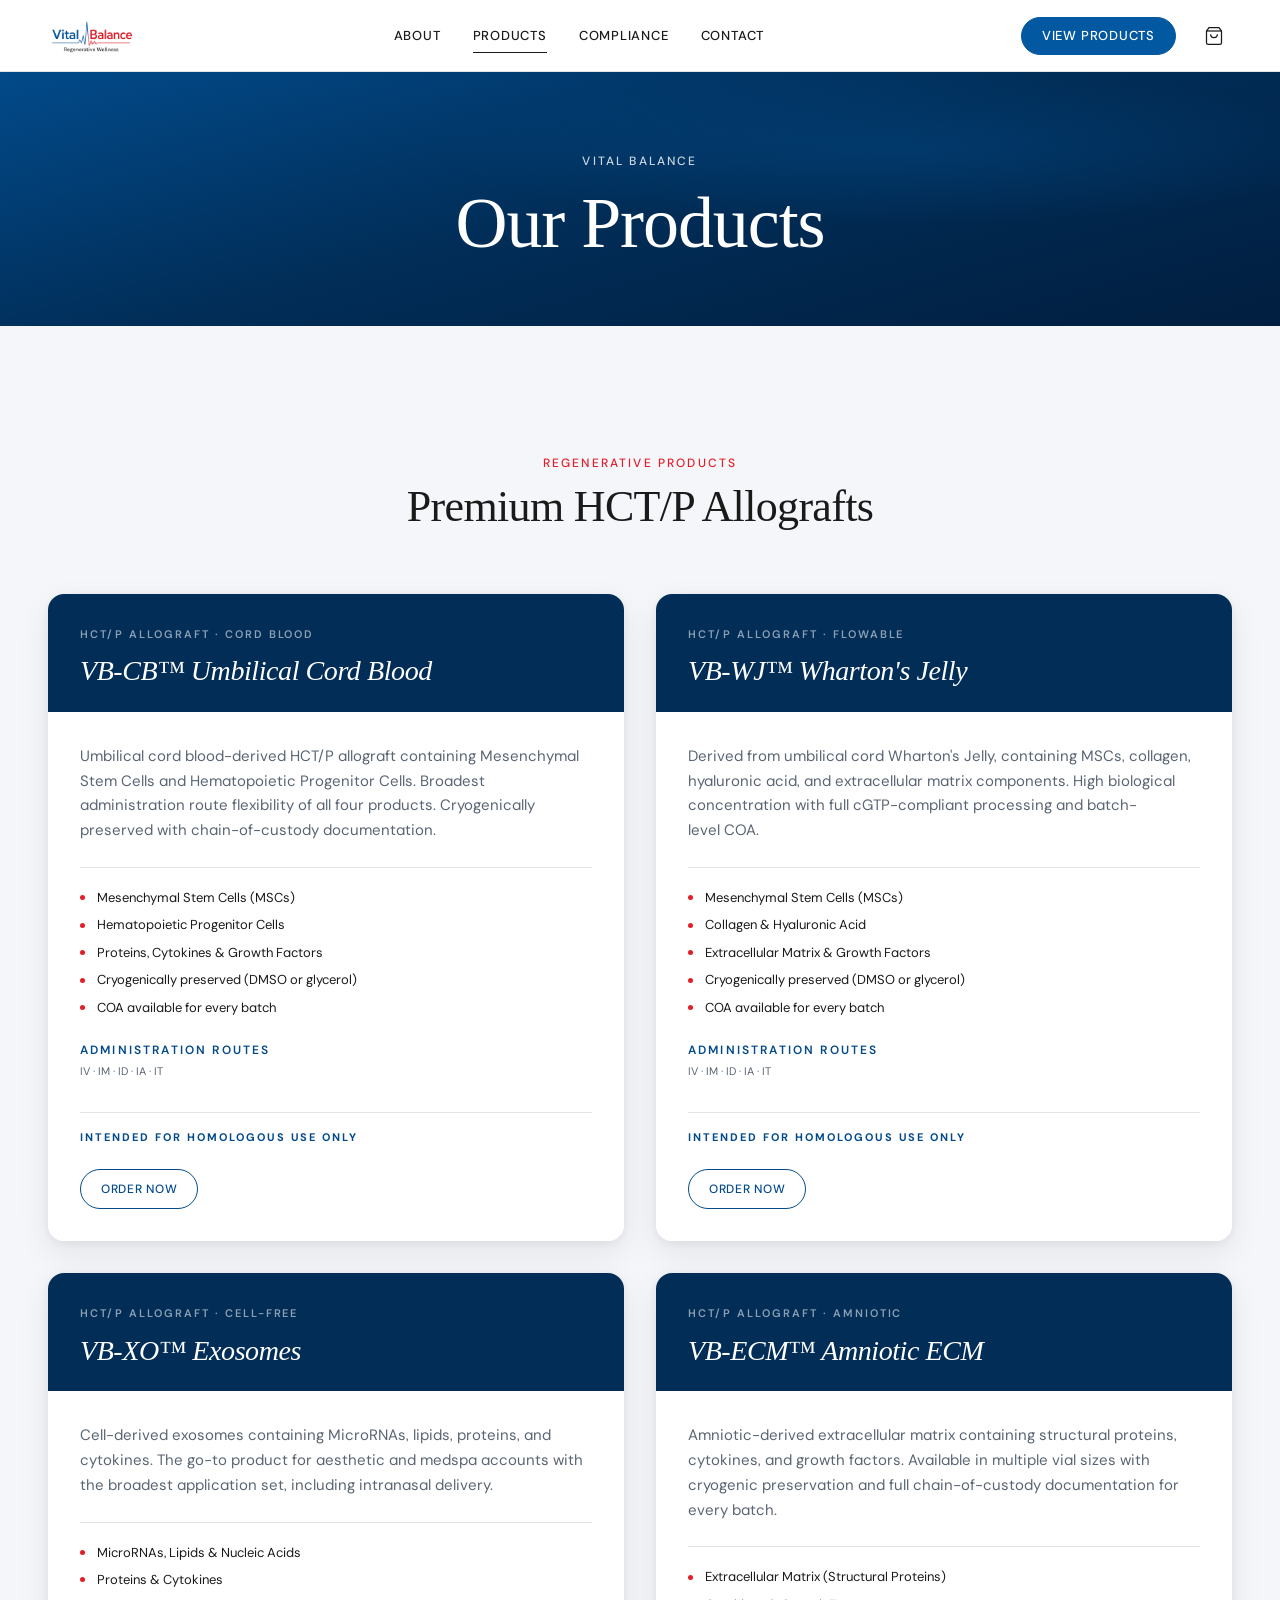
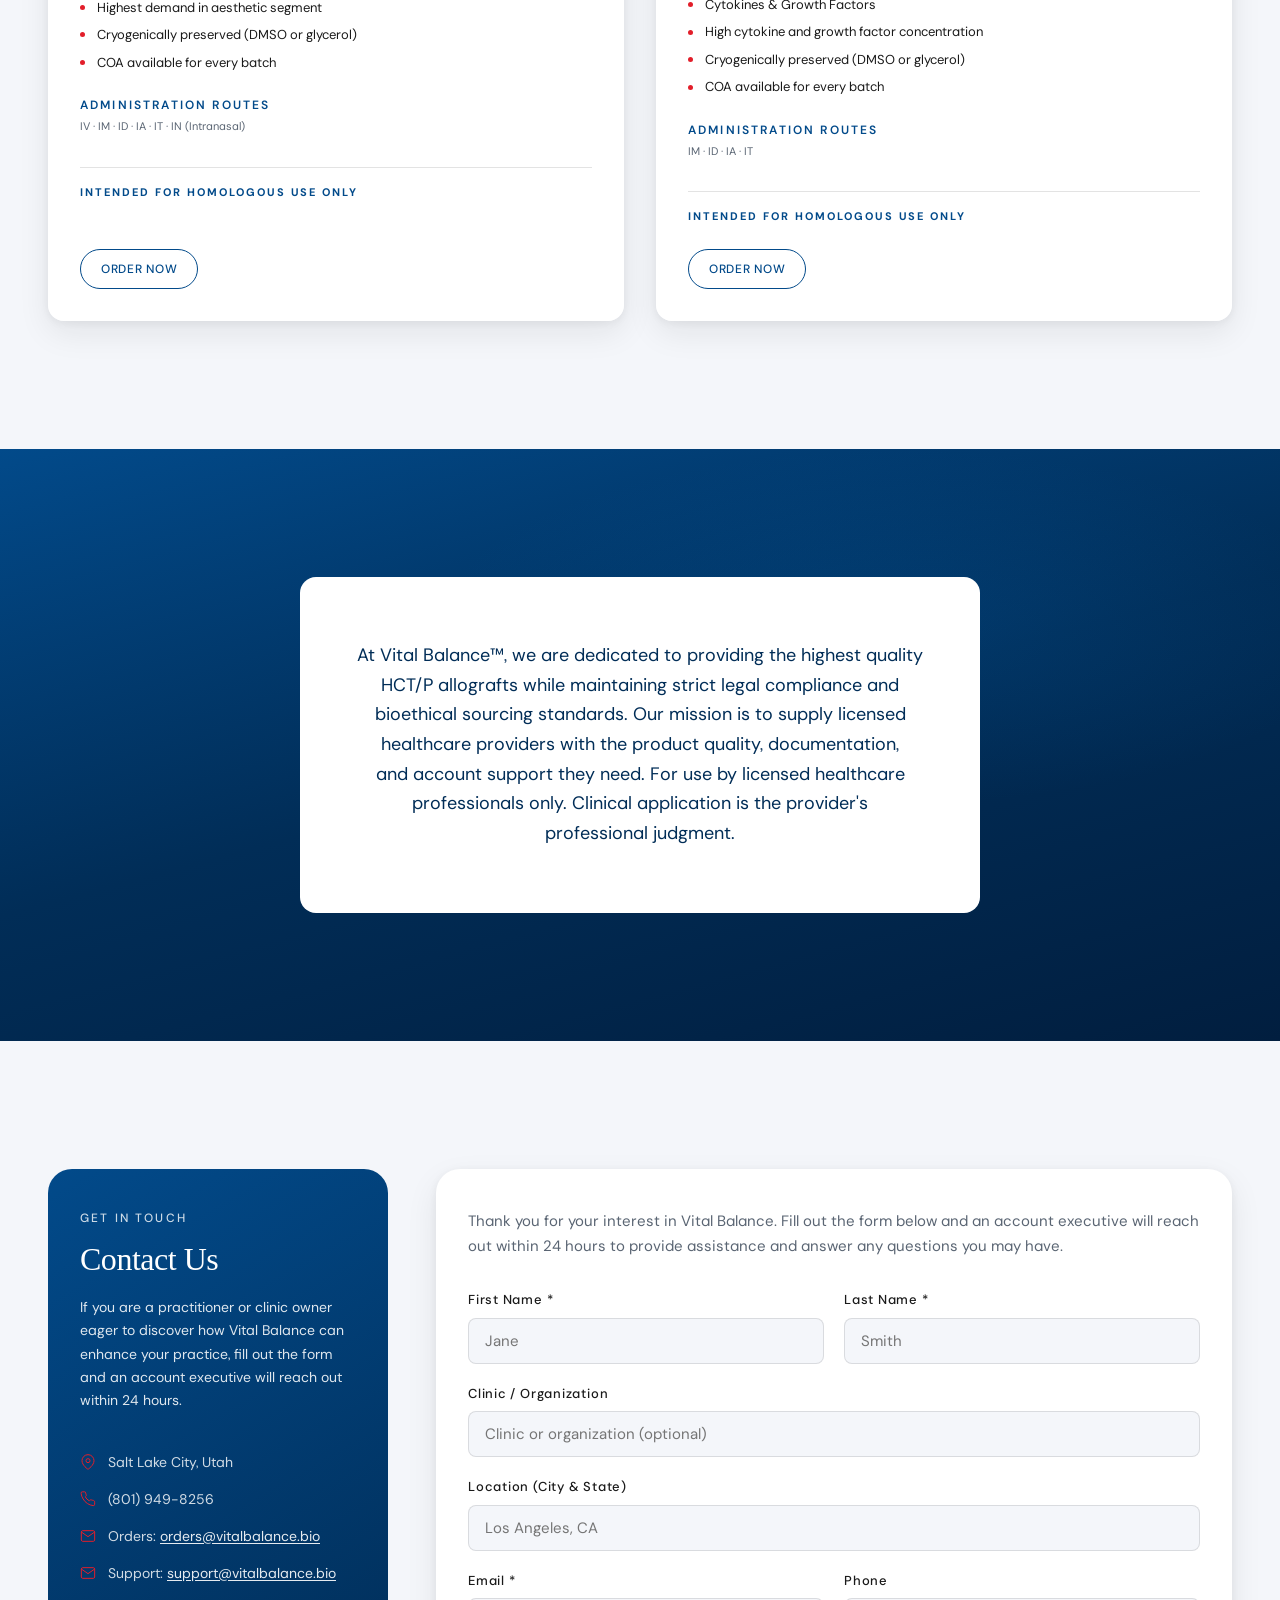
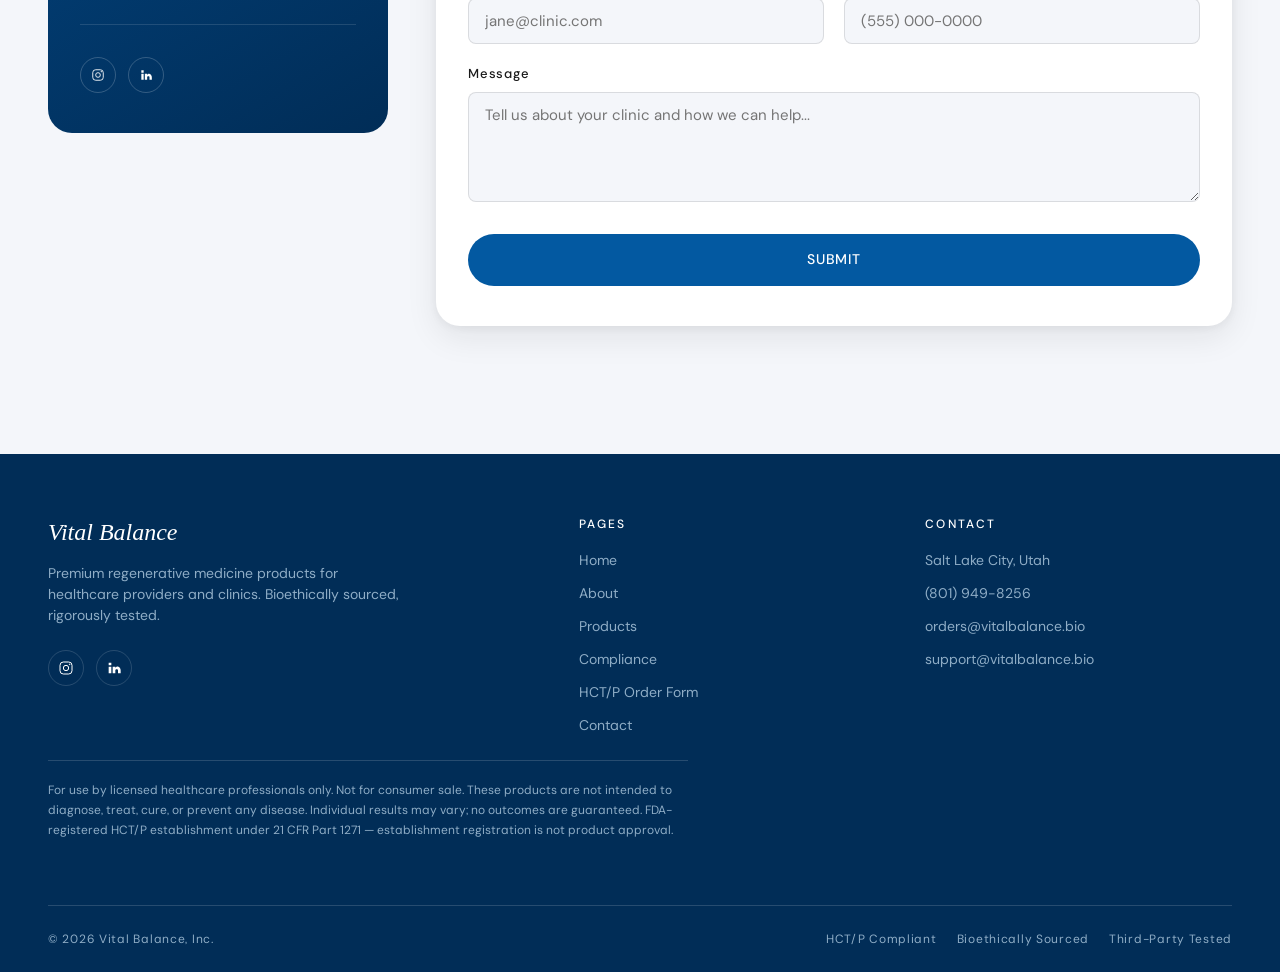
<file: vitalbalance-products.html>
<!doctype html>
<html lang="en">
<head>
  <meta charset="utf-8" />
  <meta name="viewport" content="width=device-width, initial-scale=1" />
  <title>Products — Vital Balance</title>
  <meta name="description" content="Premium HCT/P allografts for healthcare providers: bioethical human birth tissue products for regenerative medicine clinics." />
  <link rel="stylesheet" href="colors_and_type.css" />
  <link rel="stylesheet" href="components.css" />
  <link rel="stylesheet" href="products.css" />
</head>
<body>

  <a class="skip-link" href="#main-content">Skip to main content</a>

  <!-- ============== NAV (shared) ============== -->
  <nav class="nav" aria-label="Primary">
    <a class="nav__brand" href="vitalbalance-home.html" aria-label="Home">
      <img class="nav__logo" src="asset/vital_balance_logo_no_bg.jpg" alt="Vital Balance" />
    </a>
    <div class="nav__center">
      <a class="nav__link" href="vitalbalance-about.html">About</a>
      <a class="nav__link" href="vitalbalance-plp.html" aria-current="page">Products</a>
      <a class="nav__link" href="vitalbalance-compliance.html">Compliance</a>
      <a class="nav__link" href="#contact">Contact</a>
    </div>
    <div class="nav__right">
      <a class="nav__cta" href="vitalbalance-plp.html">View Products</a>
      <a class="nav__cart" href="vitalbalance-plp.html" aria-label="View cart">
        <svg width="20" height="20" viewBox="0 0 24 24" fill="none" stroke="currentColor" stroke-width="1.5"><path d="M6 2 3 6v14a2 2 0 0 0 2 2h14a2 2 0 0 0 2-2V6l-3-4z"/><line x1="3" y1="6" x2="21" y2="6"/><path d="M16 10a4 4 0 0 1-8 0"/></svg>
        <span class="nav__cart-badge" id="cart-badge" hidden>0</span>
      </a>
      <button type="button" class="nav__hamburger" aria-label="Open menu">
        <span></span><span></span><span></span>
      </button>
    </div>
  </nav>

  <div class="nav-overlay" aria-hidden="true" aria-modal="true" role="dialog" aria-label="Navigation menu">
    <button type="button" class="nav-overlay__close" aria-label="Close menu">
      <svg width="22" height="22" viewBox="0 0 24 24" fill="none" stroke="currentColor" stroke-width="1.5"><path d="m6 6 12 12M18 6 6 18"/></svg>
    </button>
    <a class="nav-overlay__cta" href="vitalbalance-plp.html">View Products</a>
    <a class="nav-overlay__link" href="vitalbalance-about.html">About</a>
    <a class="nav-overlay__link" href="vitalbalance-plp.html">Products</a>
    <a class="nav-overlay__link" href="vitalbalance-compliance.html">Compliance</a>
    <a class="nav-overlay__link" href="#contact">Contact</a>
  </div>

  <main id="main-content">

    <!-- ============== HERO ============== -->
    <section class="page-hero">
      <div class="container">
        <p class="eyebrow eyebrow--cream">Vital Balance</p>
        <h1>Our Products</h1>
      </div>
    </section>

    <!-- ============== PRODUCT CARDS ============== -->
    <section class="products-section">
      <div class="container">
        <header class="products-section__head reveal">
          <p class="eyebrow">Regenerative Products</p>
          <h2>Premium HCT/P Allografts</h2>
        </header>

        <div class="product-allograft-grid">

          <!-- VB-CB Umbilical Cord Blood -->
          <article class="product-allograft-card reveal">
            <div class="product-allograft-card__header">
              <p class="product-allograft-card__tag">HCT/P Allograft · Cord Blood</p>
              <h3 class="product-allograft-card__name">VB-CB™ Umbilical Cord Blood</h3>
            </div>
            <div class="product-allograft-card__body">
              <p class="product-allograft-card__desc">Umbilical cord blood-derived HCT/P allograft containing Mesenchymal Stem Cells and Hematopoietic Progenitor Cells. Broadest administration route flexibility of all four products. Cryogenically preserved with chain-of-custody documentation.</p>
              <ul class="product-allograft-card__specs">
                <li>Mesenchymal Stem Cells (MSCs)</li>
                <li>Hematopoietic Progenitor Cells</li>
                <li>Proteins, Cytokines &amp; Growth Factors</li>
                <li>Cryogenically preserved (DMSO or glycerol)</li>
                <li>COA available for every batch</li>
              </ul>
              <div class="product-allograft-card__admin">
                Administration Routes
                <span>IV · IM · ID · IA · IT</span>
              </div>
              <p class="product-allograft-card__disclaimer">Intended for homologous use only</p>
              <div class="product-allograft-card__action">
                <a class="btn btn--outline-sage btn--sm" href="vitalbalance-order.html">Order Now</a>
              </div>
            </div>
          </article>

          <!-- VB-WJ Wharton's Jelly -->
          <article class="product-allograft-card reveal">
            <div class="product-allograft-card__header">
              <p class="product-allograft-card__tag">HCT/P Allograft · Flowable</p>
              <h3 class="product-allograft-card__name">VB-WJ™ Wharton's Jelly</h3>
            </div>
            <div class="product-allograft-card__body">
              <p class="product-allograft-card__desc">Derived from umbilical cord Wharton's Jelly, containing MSCs, collagen, hyaluronic acid, and extracellular matrix components. High biological concentration with full cGTP-compliant processing and batch-level COA.</p>
              <ul class="product-allograft-card__specs">
                <li>Mesenchymal Stem Cells (MSCs)</li>
                <li>Collagen &amp; Hyaluronic Acid</li>
                <li>Extracellular Matrix &amp; Growth Factors</li>
                <li>Cryogenically preserved (DMSO or glycerol)</li>
                <li>COA available for every batch</li>
              </ul>
              <div class="product-allograft-card__admin">
                Administration Routes
                <span>IV · IM · ID · IA · IT</span>
              </div>
              <p class="product-allograft-card__disclaimer">Intended for homologous use only</p>
              <div class="product-allograft-card__action">
                <a class="btn btn--outline-sage btn--sm" href="vitalbalance-order.html">Order Now</a>
              </div>
            </div>
          </article>

          <!-- VB-XO Exosomes -->
          <article class="product-allograft-card reveal">
            <div class="product-allograft-card__header">
              <p class="product-allograft-card__tag">HCT/P Allograft · Cell-Free</p>
              <h3 class="product-allograft-card__name">VB-XO™ Exosomes</h3>
            </div>
            <div class="product-allograft-card__body">
              <p class="product-allograft-card__desc">Cell-derived exosomes containing MicroRNAs, lipids, proteins, and cytokines. The go-to product for aesthetic and medspa accounts with the broadest application set, including intranasal delivery.</p>
              <ul class="product-allograft-card__specs">
                <li>MicroRNAs, Lipids &amp; Nucleic Acids</li>
                <li>Proteins &amp; Cytokines</li>
                <li>Highest demand in aesthetic segment</li>
                <li>Cryogenically preserved (DMSO or glycerol)</li>
                <li>COA available for every batch</li>
              </ul>
              <div class="product-allograft-card__admin">
                Administration Routes
                <span>IV · IM · ID · IA · IT · IN (Intranasal)</span>
              </div>
              <p class="product-allograft-card__disclaimer">Intended for homologous use only</p>
              <div class="product-allograft-card__action">
                <a class="btn btn--outline-sage btn--sm" href="vitalbalance-order.html">Order Now</a>
              </div>
            </div>
          </article>

          <!-- VB-ECM Amniotic ECM -->
          <article class="product-allograft-card reveal">
            <div class="product-allograft-card__header">
              <p class="product-allograft-card__tag">HCT/P Allograft · Amniotic</p>
              <h3 class="product-allograft-card__name">VB-ECM™ Amniotic ECM</h3>
            </div>
            <div class="product-allograft-card__body">
              <p class="product-allograft-card__desc">Amniotic-derived extracellular matrix containing structural proteins, cytokines, and growth factors. Available in multiple vial sizes with cryogenic preservation and full chain-of-custody documentation for every batch.</p>
              <ul class="product-allograft-card__specs">
                <li>Extracellular Matrix (Structural Proteins)</li>
                <li>Cytokines &amp; Growth Factors</li>
                <li>High cytokine and growth factor concentration</li>
                <li>Cryogenically preserved (DMSO or glycerol)</li>
                <li>COA available for every batch</li>
              </ul>
              <div class="product-allograft-card__admin">
                Administration Routes
                <span>IM · ID · IA · IT</span>
              </div>
              <p class="product-allograft-card__disclaimer">Intended for homologous use only</p>
              <div class="product-allograft-card__action">
                <a class="btn btn--outline-sage btn--sm" href="vitalbalance-order.html">Order Now</a>
              </div>
            </div>
          </article>

        </div>
      </div>
    </section>

    <!-- ============== MISSION CALLOUT ============== -->
    <section class="products-callout">
      <div class="container">
        <div class="products-callout__card reveal">
          <p>At Vital Balance™, we are dedicated to providing the highest quality HCT/P allografts while maintaining strict legal compliance and bioethical sourcing standards. Our mission is to supply licensed healthcare providers with the product quality, documentation, and account support they need. For use by licensed healthcare professionals only. Clinical application is the provider's professional judgment.</p>
        </div>
      </div>
    </section>

  </main>

  <!-- ============== CONTACT FORM ============== -->
  <section class="contact-section" id="contact" aria-labelledby="contact-heading">
    <div class="container">
      <div class="contact-section__grid">
        <div class="contact-info reveal">
          <p class="eyebrow eyebrow--cream contact-info__eyebrow">Get In Touch</p>
          <h2 id="contact-heading" class="contact-info__title">Contact Us</h2>
          <p class="contact-info__desc">If you are a practitioner or clinic owner eager to discover how Vital Balance can enhance your practice, fill out the form and an account executive will reach out within 24 hours.</p>
          <div class="contact-info__detail">
            <svg width="16" height="16" viewBox="0 0 24 24" fill="none" stroke="currentColor" stroke-width="1.5"><path d="M21 10c0 7-9 13-9 13s-9-6-9-13a9 9 0 0 1 18 0z"/><circle cx="12" cy="10" r="3"/></svg>
            Salt Lake City, Utah
          </div>
          <div class="contact-info__detail">
            <svg width="16" height="16" viewBox="0 0 24 24" fill="none" stroke="currentColor" stroke-width="1.5"><path d="M22 16.92v3a2 2 0 0 1-2.18 2 19.79 19.79 0 0 1-8.63-3.07A19.5 19.5 0 0 1 4.69 12 19.79 19.79 0 0 1 1.62 3.38 2 2 0 0 1 3.6 1.22h3a2 2 0 0 1 2 1.72 12.84 12.84 0 0 0 .7 2.81 2 2 0 0 1-.45 2.11L7.91 8.77a16 16 0 0 0 6 6l.95-.95a2 2 0 0 1 2.11-.45 12.84 12.84 0 0 0 2.81.7A2 2 0 0 1 21.73 16.92z"/></svg>
            (801) 949-8256
          </div>
          <div class="contact-info__detail">
            <svg width="16" height="16" viewBox="0 0 24 24" fill="none" stroke="currentColor" stroke-width="1.5"><path d="M4 4h16c1.1 0 2 .9 2 2v12c0 1.1-.9 2-2 2H4c-1.1 0-2-.9-2-2V6c0-1.1.9-2 2-2z"/><polyline points="22,6 12,13 2,6"/></svg>
            <span>Orders: <a href="mailto:orders@vitalbalance.bio">orders@vitalbalance.bio</a></span>
          </div>
          <div class="contact-info__detail">
            <svg width="16" height="16" viewBox="0 0 24 24" fill="none" stroke="currentColor" stroke-width="1.5"><path d="M4 4h16c1.1 0 2 .9 2 2v12c0 1.1-.9 2-2 2H4c-1.1 0-2-.9-2-2V6c0-1.1.9-2 2-2z"/><polyline points="22,6 12,13 2,6"/></svg>
            <span>Support: <a href="mailto:support@vitalbalance.bio">support@vitalbalance.bio</a></span>
          </div>
          <div class="contact-info__socials">
            <a class="contact-info__social" href="#" aria-label="Instagram"><svg width="14" height="14" viewBox="0 0 24 24" fill="none" stroke="currentColor" stroke-width="1.5"><rect x="3" y="3" width="18" height="18" rx="5"/><circle cx="12" cy="12" r="4"/><circle cx="17.5" cy="6.5" r=".5" fill="currentColor"/></svg></a>
            <a class="contact-info__social" href="#" aria-label="LinkedIn"><svg width="14" height="14" viewBox="0 0 24 24" fill="currentColor"><path d="M4 4h4v4H4zm0 6h4v10H4zm6 0h4v2c1-2 4-3 6-1s2 4 2 6v3h-4v-4c0-1-.4-2-2-2s-2 1-2 2v4h-4z"/></svg></a>
          </div>
        </div>
        <div class="contact-form-card reveal">
          <p class="contact-form-card__intro">Thank you for your interest in Vital Balance. Fill out the form below and an account executive will reach out within 24 hours to provide assistance and answer any questions you may have.</p>
          <form onsubmit="event.preventDefault(); this.querySelector('.contact-form__submit').textContent='Submitted. We\'ll be in touch!'">
            <div class="contact-form__row">
              <div class="contact-form__field">
                <label for="cf-first">First Name *</label>
                <input type="text" id="cf-first" name="first_name" required placeholder="Jane" />
              </div>
              <div class="contact-form__field">
                <label for="cf-last">Last Name *</label>
                <input type="text" id="cf-last" name="last_name" required placeholder="Smith" />
              </div>
            </div>
            <div class="contact-form__field">
              <label for="cf-clinic">Clinic / Organization</label>
              <input type="text" id="cf-clinic" name="clinic_name" placeholder="Clinic or organization (optional)" />
            </div>
            <div class="contact-form__field">
              <label for="cf-location">Location (City &amp; State)</label>
              <input type="text" id="cf-location" name="clinic_location" placeholder="Los Angeles, CA" />
            </div>
            <div class="contact-form__row">
              <div class="contact-form__field">
                <label for="cf-email">Email *</label>
                <input type="email" id="cf-email" name="email" required placeholder="jane@clinic.com" />
              </div>
              <div class="contact-form__field">
                <label for="cf-phone">Phone</label>
                <input type="tel" id="cf-phone" name="phone" placeholder="(555) 000-0000" />
              </div>
            </div>
            <div class="contact-form__field">
              <label for="cf-message">Message</label>
              <textarea id="cf-message" name="message" placeholder="Tell us about your clinic and how we can help..."></textarea>
            </div>
            <button type="submit" class="contact-form__submit">Submit</button>
          </form>
        </div>
      </div>
    </div>
  </section>

  <!-- ============== FOOTER ============== -->
  <footer class="footer">
    <div class="container">
      <div class="footer__grid">
        <div>
          <p class="footer__brand-tag">Vital Balance</p>
          <p class="footer__blurb">Premium regenerative medicine products for healthcare providers and clinics. Bioethically sourced, rigorously tested.</p>
          <div class="footer__socials">
            <a class="footer__social" href="#" aria-label="Instagram"><svg width="16" height="16" viewBox="0 0 24 24" fill="none" stroke="currentColor" stroke-width="1.5"><rect x="3" y="3" width="18" height="18" rx="5"/><circle cx="12" cy="12" r="4"/><circle cx="17.5" cy="6.5" r=".5" fill="currentColor"/></svg></a>
            <a class="footer__social" href="#" aria-label="LinkedIn"><svg width="16" height="16" viewBox="0 0 24 24" fill="currentColor"><path d="M4 4h4v4H4zm0 6h4v10H4zm6 0h4v2c1-2 4-3 6-1s2 4 2 6v3h-4v-4c0-1-.4-2-2-2s-2 1-2 2v4h-4z"/></svg></a>
          </div>
        </div>
        <div class="footer__col">
          <h4>Pages</h4>
          <ul class="footer__list">
            <li><a href="vitalbalance-home.html">Home</a></li>
            <li><a href="vitalbalance-about.html">About</a></li>
            <li><a href="vitalbalance-plp.html">Products</a></li>
            <li><a href="vitalbalance-compliance.html">Compliance</a></li>
            <li><a href="vitalbalance-order.html">HCT/P Order Form</a></li>
            <li><a href="#contact">Contact</a></li>
          </ul>
        </div>
        <div class="footer__col">
          <h4>Contact</h4>
          <ul class="footer__list">
            <li style="color: var(--fg-on-dark-mute); font-size: var(--fs-14);">Salt Lake City, Utah</li>
            <li style="color: var(--fg-on-dark-mute); font-size: var(--fs-14);">(801) 949-8256</li>
            <li><a href="mailto:orders@vitalbalance.bio">orders@vitalbalance.bio</a></li>
            <li><a href="mailto:support@vitalbalance.bio">support@vitalbalance.bio</a></li>
          </ul>
        </div>
      </div>
      <p class="footer__disclaimer">For use by licensed healthcare professionals only. Not for consumer sale. These products are not intended to diagnose, treat, cure, or prevent any disease. Individual results may vary; no outcomes are guaranteed. FDA-registered HCT/P establishment under 21 CFR Part 1271 — establishment registration is not product approval.</p>
      <div class="footer__bottom">
        <span>© 2026 Vital Balance, Inc.</span>
        <div class="footer__certs">
          <span>HCT/P Compliant</span><span>Bioethically Sourced</span><span>Third-Party Tested</span>
        </div>
      </div>
    </div>
  </footer>

  <script src="shared.js"></script>
</body>
</html>
</file>
<file: colors_and_type.css>
/* ============================================================
   Vital Balance — Design Tokens
   Single source of truth: type, color, spacing, motion, shape
   ============================================================ */

/* Local variable fonts (uploaded by brand) */
@font-face {
  font-family: "DM Sans";
  src: url("fonts/DM_Sans,Plus_Jakarta_Sans copy/DM_Sans/DMSans-VariableFont_opsz,wght.ttf") format("truetype-variations");
  font-weight: 100 1000;
  font-style: normal;
  font-display: swap;
}
@font-face {
  font-family: "DM Sans";
  src: url("fonts/DM_Sans,Plus_Jakarta_Sans copy/DM_Sans/DMSans-Italic-VariableFont_opsz,wght.ttf") format("truetype-variations");
  font-weight: 100 1000;
  font-style: italic;
  font-display: swap;
}
@font-face {
  font-family: "Plus Jakarta Sans";
  src: url("fonts/DM_Sans,Plus_Jakarta_Sans copy/Plus_Jakarta_Sans/PlusJakartaSans-VariableFont_wght.ttf") format("truetype-variations");
  font-weight: 200 800;
  font-style: normal;
  font-display: swap;
}
@font-face {
  font-family: "Plus Jakarta Sans";
  src: url("fonts/DM_Sans,Plus_Jakarta_Sans copy/Plus_Jakarta_Sans/PlusJakartaSans-Italic-VariableFont_wght.ttf") format("truetype-variations");
  font-weight: 200 800;
  font-style: italic;
  font-display: swap;
}

/* Cormorant Garamond is the editorial serif used for display + headlines.
   Loaded from Google Fonts because no .ttf was uploaded — flagged in README. */
@import url("https://fonts.googleapis.com/css2?family=Cormorant+Garamond:ital,wght@0,300;0,400;0,500;0,600;0,700;1,300;1,400;1,500;1,600;1,700&display=swap");

:root {
  /* ---------- Color: brand palette (from official Vital Balance logo) -------
     Blue (Vital) + Red (Balance) on white, with charcoal lockup type.
     Variable names retain sage/brown/cream for compatibility, but all
     values now map to the logo identity. */
  --cream:        #FFFFFF;   /* page background — clean white */
  --cream-dark:   #F4F6FA;   /* subtle bands, hover surfaces */
  --cream-deeper: #E5EAF1;   /* dividers, muted accents */

  --sage:         #0359A1;   /* brand blue — primary */
  --sage-light:   #2A78C0;   /* hover, secondary */
  --sage-dark:    #024A8A;   /* dark accent, tabs */
  --sage-deepest: #012D57;   /* footer, full-bleed dark */

  --brown:        #E21E2A;   /* brand red — accent */
  --brown-light:  #FFFFFF;   /* tints, icon fills on dark */

  --charcoal:     #1A1A1A;   /* primary text (logo subtitle gray) */
  --muted:        #5A6573;   /* secondary text */
  --muted-light:  #9AA3B0;   /* tertiary text */

  --white:        #FFFFFF;

  --star:         #D6911C;   /* amber star color */

  --error:          #C0392B;
  --error-shadow:   rgba(192, 57, 43, 0.10);
  --success-bg:     #EAF7EF;
  --success-border: #27AE60;
  --success-text:   #1E8449;

  /* ---------- Color: semantic --------------------------------- */
  --bg:              var(--cream);
  --surface:         var(--white);
  --surface-tinted:  #F4F6FA;
  --fg:              var(--charcoal);
  --fg-on-dark:      var(--cream);
  --fg-on-dark-mute: #8FADC6;
  --link:            var(--sage-dark);
  --link-hover:      var(--brown);
  --border:          rgba(31, 31, 27, 0.12);
  --border-strong:   rgba(31, 31, 27, 0.24);
  --border-on-dark:  rgba(255, 255, 255, 0.15);

  /* ---------- Typography --------------------------------------- */
  --font-display: "Cormorant Garamond", "EB Garamond", Georgia, serif;
  --font-body:    "DM Sans", "Plus Jakarta Sans", -apple-system, BlinkMacSystemFont, "Segoe UI", sans-serif;

  /* Modular scale, mobile-first; pages override --step-*-fluid via clamp */
  --fs-11: 0.6875rem;
  --fs-12: 0.75rem;
  --fs-13: 0.8125rem;
  --fs-14: 0.875rem;
  --fs-15: 0.9375rem;
  --fs-16: 1rem;
  --fs-18: 1.125rem;
  --fs-20: 1.25rem;
  --fs-24: 1.5rem;
  --fs-32: 2rem;
  --fs-48: 3rem;
  --fs-72: 4.5rem;
  --fs-96: 6rem;

  --lh-tight:    1.05;
  --lh-snug:     1.2;
  --lh-normal:   1.5;
  --lh-relaxed:  1.65;

  --tracking-wide:  0.18em;   /* spaced caps eyebrow labels */
  --tracking-mid:   0.06em;
  --tracking-display: -0.015em;

  /* Semantic type */
  --h-display:  clamp(3rem, 8vw, 6rem);     /* hero headlines */
  --h1:         clamp(2.25rem, 5vw, 3.75rem);
  --h2:         clamp(1.75rem, 3.6vw, 2.75rem);
  --h3:         clamp(1.25rem, 2.4vw, 1.625rem);

  /* ---------- Spacing (8px base) ------------------------------ */
  --sp-1:  4px;
  --sp-2:  8px;
  --sp-3:  12px;
  --sp-4:  16px;
  --sp-5:  20px;
  --sp-6:  24px;
  --sp-8:  32px;
  --sp-10: 40px;
  --sp-12: 48px;
  --sp-16: 64px;
  --sp-20: 80px;

  /* Page rhythm */
  --gutter:       clamp(20px, 4vw, 48px);
  --section-y:    clamp(64px, 10vw, 128px);
  --max-w:        1320px;

  /* ---------- Shape ------------------------------------------- */
  --radius-xs: 2px;
  --radius-sm: 4px;
  --radius:    8px;
  --radius-md: 12px;
  --radius-lg: 16px;
  --radius-xl: 24px;
  --radius-pill: 999px;

  /* ---------- Elevation --------------------------------------- */
  --shadow-card:  0 2px 8px rgba(31, 31, 27, 0.06), 0 12px 32px rgba(31, 31, 27, 0.08);
  --shadow-hover: 0 6px 16px rgba(31, 31, 27, 0.10), 0 24px 56px rgba(31, 31, 27, 0.14);

  /* ---------- Motion ------------------------------------------ */
  --ease:         cubic-bezier(0.22, 0.61, 0.36, 1);
  --ease-out:     cubic-bezier(0.16, 1, 0.3, 1);
  --ease-in-out:  cubic-bezier(0.65, 0, 0.35, 1);
  --dur:          280ms;
  --dur-slow:     520ms;
  --transition:        all var(--dur) var(--ease);

  /* ---------- Layout primitives ------------------------------- */
  --nav-h:        72px;
  --nav-h-scroll: 64px;
  --z-nav:    50;
  --z-overlay: 80;
}

/* ============================================================
   Base reset + element defaults — minimal, opinionated
   ============================================================ */
*, *::before, *::after { box-sizing: border-box; }
html { -webkit-text-size-adjust: 100%; scroll-behavior: smooth; }
body {
  margin: 0;
  font-family: var(--font-body);
  font-size: var(--fs-16);
  line-height: var(--lh-normal);
  color: var(--fg);
  background: var(--bg);
  font-feature-settings: "ss01", "ss02";
  -webkit-font-smoothing: antialiased;
  text-rendering: optimizeLegibility;
}

img, svg, video { display: block; max-width: 100%; }

a { color: var(--link); text-decoration: none; transition: color var(--dur) var(--ease); }
a:hover { color: var(--link-hover); }
a:focus-visible {
  outline: 2px solid var(--sage);
  outline-offset: 2px;
  border-radius: var(--radius-xs);
}

button { font: inherit; color: inherit; background: none; border: none; cursor: pointer; }
button:focus-visible { outline: 2px solid var(--sage); outline-offset: 2px; border-radius: var(--radius); }

h1, h2, h3, h4, h5, h6 {
  font-family: var(--font-display);
  font-weight: 400;
  line-height: var(--lh-tight);
  letter-spacing: var(--tracking-display);
  color: var(--fg);
  margin: 0;
}
h1 { font-size: var(--h1); }
h2 { font-size: var(--h2); }
h3 { font-size: var(--h3); }

p { margin: 0; text-wrap: pretty; }

/* Spaced-caps eyebrow label — used everywhere as a section signal */
.eyebrow {
  font-family: var(--font-body);
  font-size: var(--fs-12);
  font-weight: 500;
  letter-spacing: var(--tracking-wide);
  text-transform: uppercase;
  color: var(--brown);
}
.eyebrow--cream { color: var(--cream); opacity: 0.8; }

/* Italic emphasis inside serif headlines — the editorial tell */
.italic { font-style: italic; font-weight: 400; }

/* Container helper */
.container {
  width: 100%;
  max-width: var(--max-w);
  margin-inline: auto;
  padding-inline: var(--gutter);
}
/* Visually hidden (a11y) */
.sr-only {
  position: absolute; width: 1px; height: 1px;
  padding: 0; margin: -1px; overflow: hidden;
  clip: rect(0, 0, 0, 0); white-space: nowrap; border: 0;
}

/* Animated underline — used on text links */
.link-underline {
  position: relative; display: inline-block;
  padding-bottom: 2px;
}
.link-underline::after {
  content: "";
  position: absolute; left: 0; right: 0; bottom: 0;
  height: 1px; background: currentColor;
  transform-origin: left;
  transition: transform var(--dur) var(--ease);
}
.link-underline:hover::after { transform: scaleX(0.4); transform-origin: right; }

/* Reduced motion */
@media (prefers-reduced-motion: reduce) {
  *, *::before, *::after {
    animation-duration: 0.01ms !important;
    animation-iteration-count: 1 !important;
    transition-duration: 0.01ms !important;
    scroll-behavior: auto !important;
  }
}
</file>
<file: components.css>
/* ============================================================
   Vital Balance — Shared Components
   Buttons, Nav, Footer, Trust bar, Product card, Forms, Badges
   ============================================================ */

/* Skip to main content */
.skip-link {
  position: absolute;
  top: 0; left: 0;
  padding: var(--sp-3) var(--sp-5);
  background: var(--sage);
  color: #fff;
  font-size: var(--fs-14);
  font-weight: 600;
  z-index: 9999;
  transform: translateY(-100%);
  transition: transform 0.15s ease;
  border-radius: 0 0 var(--radius) 0;
}
.skip-link:focus { transform: translateY(0); }

/* ---------- BUTTONS ---------------------------------------- */
.btn {
  display: inline-flex;
  align-items: center;
  justify-content: center;
  gap: var(--sp-2);
  height: 52px;
  padding-inline: var(--sp-8);
  font-family: var(--font-body);
  font-size: var(--fs-14);
  font-weight: 500;
  letter-spacing: var(--tracking-mid);
  text-transform: uppercase;
  border-radius: var(--radius-pill);
  border: 1px solid transparent;
  cursor: pointer;
  transition: background var(--dur) var(--ease), border-color var(--dur) var(--ease), color var(--dur) var(--ease), transform var(--dur) var(--ease), box-shadow var(--dur) var(--ease);
  white-space: nowrap;
  user-select: none;
}
.btn:focus-visible { outline: 2px solid var(--sage); outline-offset: 3px; }

/* primary: sage filled — main CTA */
.btn--primary {
  background: var(--sage);
  color: var(--cream);
  border-color: var(--sage);
}
.btn--primary:hover { background: var(--sage-dark); border-color: var(--sage-dark); }
.btn--primary:active { transform: translateY(1px); }

/* ghost: cream/transparent with border — secondary CTA */
.btn--ghost {
  background: transparent;
  color: var(--charcoal);
  border-color: var(--charcoal);
}
.btn--ghost:hover { background: var(--charcoal); color: var(--cream); }

/* ghost on dark backgrounds */
.btn--ghost-light {
  background: transparent;
  color: var(--cream);
  border-color: var(--cream);
}
.btn--ghost-light:hover { background: var(--cream); color: var(--charcoal); }

/* sage outline */
.btn--outline-sage {
  background: transparent;
  color: var(--sage-dark);
  border-color: var(--sage-dark);
}
.btn--outline-sage:hover { background: var(--sage-dark); color: var(--cream); }

.btn--block { width: 100%; }
.btn--sm { height: 40px; padding-inline: var(--sp-5); font-size: var(--fs-12); }
.btn--lg { height: 60px; padding-inline: var(--sp-10); font-size: var(--fs-15); }

/* ---------- NAV ------------------------------------------- */
.nav {
  position: fixed;
  top: 0; left: 0; right: 0;
  z-index: var(--z-nav);
  height: var(--nav-h);
  padding-inline: var(--gutter);
  display: flex;
  align-items: center;
  justify-content: space-between;
  background: #FFFFFF;
  border-bottom: 1px solid var(--border);
}

.nav__brand {
  display: flex;
  align-items: center;
  text-decoration: none;
}
.nav__logo {
  height: 44px;
  width: auto;
  display: block;
  border-radius: var(--radius-sm);
}
@media (max-width: 480px) {
  .nav__logo { height: 36px; }
}

.nav__center {
  display: none;
  gap: var(--sp-8);
}
@media (min-width: 880px) {
  .nav__center { display: flex; }
}
.nav__link {
  font-size: var(--fs-13);
  letter-spacing: var(--tracking-mid);
  text-transform: uppercase;
  color: var(--charcoal);
  font-weight: 500;
  position: relative;
  padding: var(--sp-2) 0;
  transition: color var(--dur) var(--ease);
}
.nav__link::after {
  content: "";
  position: absolute; left: 0; right: 0; bottom: 0;
  height: 1px; background: currentColor;
  transform: scaleX(0); transform-origin: right;
  transition: transform var(--dur) var(--ease);
}
.nav__link:hover::after, .nav__link[aria-current="page"]::after { transform: scaleX(1); transform-origin: left; }

.nav__right {
  display: flex; align-items: center; gap: var(--sp-5);
}
.nav__cta {
  display: none;
  height: 38px;
  padding-inline: var(--sp-5);
  background: var(--sage);
  color: var(--cream);
  border: 1px solid var(--sage);
  border-radius: var(--radius-pill);
  font-size: var(--fs-13);
  font-weight: 500;
  letter-spacing: var(--tracking-mid);
  text-transform: uppercase;
  text-decoration: none;
  align-items: center;
  justify-content: center;
  transition: background var(--dur) var(--ease), border-color var(--dur) var(--ease);
  white-space: nowrap;
}
.nav__cta:hover { background: var(--sage-dark); border-color: var(--sage-dark); color: var(--cream); }
@media (min-width: 720px) { .nav__cta { display: inline-flex; } }
.nav__hamburger {
  display: inline-flex;
  width: 28px; height: 22px;
  flex-direction: column; justify-content: space-between;
  background: none; border: 0; cursor: pointer; padding: 0;
}
.nav__hamburger span {
  display: block; height: 1.5px; width: 100%;
  background: currentColor; transition: var(--transition);
}
@media (min-width: 880px) { .nav__hamburger { display: none; } }

/* Cart icon button */
.nav__cart {
  position: relative;
  display: inline-flex;
  align-items: center;
  justify-content: center;
  width: 36px; height: 36px;
  background: none;
  border: none;
  border-radius: var(--radius-sm);
  color: var(--charcoal);
  cursor: pointer;
  transition: color var(--dur) var(--ease);
  flex-shrink: 0;
}
.nav__cart:hover { color: var(--sage); }
.nav__cart-badge {
  position: absolute;
  top: 2px; right: 2px;
  min-width: 16px; height: 16px;
  background: var(--brown);
  color: #fff;
  border-radius: 8px;
  font-size: 10px;
  font-weight: 700;
  display: flex;
  align-items: center;
  justify-content: center;
  line-height: 1;
  padding: 0 3px;
  pointer-events: none;
}
.nav__cart-badge[hidden] { display: none; }

/* Mobile overlay menu */
.nav-overlay {
  position: fixed; inset: 0;
  background: var(--cream);
  z-index: calc(var(--z-nav) + 1);
  padding: var(--nav-h) var(--gutter) var(--sp-12);
  display: flex; flex-direction: column;
  gap: var(--sp-6);
  transform: translateY(-100%);
  transition: transform var(--dur-slow) var(--ease-out);
  overflow-y: auto;
}
.nav-overlay.is-open { transform: translateY(0); }
.nav-overlay__close {
  position: absolute; top: var(--sp-5); right: var(--gutter);
  width: 36px; height: 36px;
  display: inline-flex; align-items: center; justify-content: center;
}
.nav-overlay__cta {
  display: block;
  background: #012D57;
  color: var(--white) !important;
  font-family: var(--font-body);
  font-size: var(--fs-15);
  font-weight: 600;
  letter-spacing: var(--tracking-wide);
  text-transform: uppercase;
  text-align: center;
  padding: var(--sp-4) var(--sp-6);
  border-radius: var(--radius);
  margin-bottom: var(--sp-2);
}
.nav-overlay__cta:hover { background: var(--sage); }
.nav-overlay__link {
  display: block;
  font-family: var(--font-display);
  font-size: var(--fs-32);
  color: var(--charcoal);
  padding-block: var(--sp-3);
  border-bottom: 1px solid var(--border);
}

/* ---------- TRUST BAR ------------------------------------- */
.trust-bar {
  background: var(--cream-dark);
  border-block: 1px solid var(--border);
  padding-block: var(--sp-3);
}
.trust-bar__row {
  display: grid;
  grid-template-columns: repeat(2, 1fr);
  gap: var(--sp-4);
  align-items: center;
}
@media (min-width: 720px) {
  .trust-bar__row { grid-template-columns: repeat(4, 1fr); }
}
.trust-bar__item {
  display: flex; align-items: center; justify-content: center;
  gap: var(--sp-2);
  font-size: var(--fs-12);
  letter-spacing: var(--tracking-mid);
  text-transform: uppercase;
  color: var(--charcoal);
  font-weight: 500;
}
.trust-bar__item + .trust-bar__item {
  position: relative;
}
@media (min-width: 720px) {
  .trust-bar__item + .trust-bar__item::before {
    content: "";
    position: absolute; left: 0; top: 25%; bottom: 25%;
    width: 1px; background: var(--border-strong);
  }
}
.trust-bar__icon { width: 16px; height: 16px; color: var(--sage); flex-shrink: 0; }

/* ---------- CONTACT FORM SECTION -------------------------- */
.contact-section {
  padding-block: var(--section-y);
  background: var(--cream-dark);
}
.contact-section__grid {
  display: grid;
  grid-template-columns: 1fr;
  gap: var(--sp-10);
  align-items: start;
}
@media (min-width: 880px) {
  .contact-section__grid { grid-template-columns: 340px 1fr; gap: var(--sp-12); }
}

.contact-info {
  background: linear-gradient(150deg, #024A8A 0%, #012D57 100%);
  border-radius: var(--radius-xl);
  padding: var(--sp-10) var(--sp-8);
  color: var(--cream);
}
.contact-info__eyebrow { margin-bottom: var(--sp-4); }
.contact-info__title {
  font-family: var(--font-display);
  font-size: var(--fs-32);
  font-weight: 400;
  color: var(--cream);
  margin-bottom: var(--sp-5);
}
.contact-info__desc {
  font-size: var(--fs-14);
  color: rgba(255, 255, 255, 0.88);
  line-height: var(--lh-relaxed);
  margin-bottom: var(--sp-10);
}
.contact-info__detail {
  display: flex;
  align-items: center;
  gap: var(--sp-3);
  font-size: var(--fs-14);
  color: rgba(255, 255, 255, 0.82);
  margin-bottom: var(--sp-4);
}
.contact-info__detail svg { flex-shrink: 0; color: var(--brown); }
.contact-info__detail a { color: rgba(255,255,255,0.9); text-decoration: underline; text-underline-offset: 2px; }
.contact-info__detail a:hover { color: var(--white); }
.contact-info__socials {
  display: flex;
  gap: var(--sp-3);
  margin-top: var(--sp-10);
  padding-top: var(--sp-8);
  border-top: 1px solid rgba(255, 255, 255, 0.12);
}
.contact-info__social {
  width: 36px; height: 36px;
  border: 1px solid rgba(255, 255, 255, 0.2);
  border-radius: var(--radius-pill);
  display: inline-flex; align-items: center; justify-content: center;
  color: var(--cream);
  transition: var(--transition);
}
.contact-info__social:hover { background: var(--cream); color: var(--sage-deepest); border-color: var(--cream); }

.contact-form-card {
  background: var(--white);
  border-radius: var(--radius-xl);
  padding: var(--sp-10) var(--sp-8);
  box-shadow: var(--shadow-card);
}
.contact-form-card__intro {
  font-size: var(--fs-15);
  color: var(--muted);
  line-height: var(--lh-relaxed);
  margin-bottom: var(--sp-8);
}
.contact-form__row {
  display: grid;
  grid-template-columns: 1fr 1fr;
  gap: var(--sp-5);
}
@media (max-width: 540px) { .contact-form__row { grid-template-columns: 1fr; } }
.contact-form__field {
  display: flex;
  flex-direction: column;
  gap: var(--sp-2);
  margin-bottom: var(--sp-5);
}
.contact-form__field label {
  font-size: var(--fs-13);
  font-weight: 500;
  color: var(--charcoal);
  letter-spacing: var(--tracking-mid);
}
.contact-form__field input,
.contact-form__field textarea {
  font-family: var(--font-body);
  font-size: var(--fs-15);
  color: var(--charcoal);
  background: var(--cream-dark);
  border: 1px solid var(--border);
  border-radius: var(--radius);
  padding: var(--sp-3) var(--sp-4);
  width: 100%;
  transition: border-color var(--dur) var(--ease), box-shadow var(--dur) var(--ease);
}
.contact-form__field input:focus,
.contact-form__field textarea:focus {
  outline: none;
  border-color: var(--sage);
  box-shadow: 0 0 0 3px rgba(3, 89, 161, 0.1);
  background: var(--white);
}
.contact-form__field textarea { min-height: 110px; resize: vertical; }
.contact-form__error {
  display: block;
  font-size: var(--fs-12);
  color: var(--error);
  min-height: 1em;
}
.contact-form__field--error input,
.contact-form__field--error textarea {
  border-color: var(--error);
  box-shadow: 0 0 0 3px var(--error-shadow);
}
.contact-form__success {
  display: flex;
  align-items: center;
  gap: var(--sp-3);
  background: var(--success-bg);
  border: 1px solid var(--success-border);
  border-radius: var(--radius);
  padding: var(--sp-4) var(--sp-5);
  color: var(--success-text);
  font-size: var(--fs-15);
  font-weight: 500;
  margin-bottom: var(--sp-6);
}
.contact-form__success svg { flex-shrink: 0; }
.contact-form__success[hidden] { display: none; }

.contact-form__submit {
  width: 100%;
  height: 52px;
  background: var(--sage);
  color: var(--cream);
  border: none;
  border-radius: var(--radius-pill);
  font-family: var(--font-body);
  font-size: var(--fs-14);
  font-weight: 500;
  letter-spacing: var(--tracking-mid);
  text-transform: uppercase;
  cursor: pointer;
  transition: background var(--dur) var(--ease);
  margin-top: var(--sp-3);
}
.contact-form__submit:hover { background: var(--sage-dark); }

/* ---------- FOOTER ---------------------------------------- */
.footer {
  background: var(--sage-deepest);
  color: var(--fg-on-dark);
  padding: var(--sp-16) 0 var(--sp-6);
}
.footer__grid {
  display: grid;
  grid-template-columns: 1fr;
  gap: var(--sp-12);
}
@media (min-width: 720px) {
  .footer__grid { grid-template-columns: 1.6fr 1fr 1fr; gap: var(--sp-10); }
}
.footer__brand-tag {
  font-family: var(--font-display);
  font-style: italic;
  font-size: var(--fs-24);
  line-height: var(--lh-snug);
  margin-bottom: var(--sp-4);
}
.footer__blurb { color: var(--fg-on-dark-mute); margin-bottom: var(--sp-6); max-width: 36ch; font-size: var(--fs-14); }
.footer__socials { display: flex; gap: var(--sp-3); }
.footer__social {
  width: 36px; height: 36px;
  border: 1px solid var(--border-on-dark);
  border-radius: var(--radius-pill);
  display: inline-flex; align-items: center; justify-content: center;
  color: var(--fg-on-dark);
  transition: var(--transition);
}
.footer__social:hover { background: var(--cream); color: var(--sage-deepest); border-color: var(--cream); }

.footer__col h4 {
  font-family: var(--font-body);
  font-size: var(--fs-12);
  letter-spacing: var(--tracking-wide);
  text-transform: uppercase;
  color: var(--cream);
  font-weight: 500;
  margin-bottom: var(--sp-5);
}
.footer__list { list-style: none; padding: 0; margin: 0; display: flex; flex-direction: column; gap: var(--sp-3); }
.footer__list li, .footer__list a { color: var(--fg-on-dark-mute); font-size: var(--fs-14); }
.footer__list a:hover { color: var(--cream); }

.footer__bottom {
  margin-top: var(--sp-16);
  padding-top: var(--sp-6);
  border-top: 1px solid var(--border-on-dark);
  display: flex; justify-content: space-between; align-items: center;
  flex-wrap: wrap; gap: var(--sp-4);
  font-size: var(--fs-12);
  color: var(--fg-on-dark-mute);
  letter-spacing: var(--tracking-mid);
}
.footer__certs { display: flex; flex-wrap: wrap; gap: var(--sp-5); }

.footer__disclaimer {
  margin-top: var(--sp-6);
  padding-top: var(--sp-5);
  border-top: 1px solid var(--border-on-dark);
  font-size: var(--fs-12);
  color: var(--fg-on-dark-mute);
  line-height: var(--lh-relaxed);
  max-width: 80ch;
}

/* ---------- PRODUCT CARD ---------------------------------- */
/* Used on Home featured grid + PLP grid + PDP related row */
.product-card {
  position: relative;
  display: flex; flex-direction: column;
  background: transparent;
  cursor: pointer;
  /* Staggered entrance — applied via .is-visible class from observer */
  opacity: 0;
  transform: translateY(16px);
  transition: opacity 600ms var(--ease-out), transform 600ms var(--ease-out);
}
.product-card.is-visible { opacity: 1; transform: translateY(0); }

.product-card__media {
  position: relative;
  aspect-ratio: 3 / 4;
  overflow: hidden;
  border-radius: var(--radius);
  background: var(--cream-dark);
}
.product-card__image {
  position: absolute; inset: 0;
  /* gradient placeholder set by category modifiers below */
  transition: transform 800ms var(--ease-out);
}
.product-card:hover .product-card__image { transform: scale(1.05); }

/* Category gradient placeholders — brand blue palette; each category has its own tone */
.product-card__image--adaptogen { background: radial-gradient(circle at 30% 30%, #7BB8E8 0%, #0359A1 60%, #012D57 100%); }
.product-card__image--longevity { background: radial-gradient(circle at 30% 30%, #A0CBE8 0%, #2A78C0 60%, #024A8A 100%); }
.product-card__image--cellular  { background: radial-gradient(circle at 35% 25%, #C8E0F5 0%, #5AAAE0 55%, #0359A1 100%); }
.product-card__image--mineral   { background: radial-gradient(circle at 30% 30%, #E5EEF8 0%, #8AB8DC 60%, #024A8A 100%); }
.product-card__image--immune    { background: radial-gradient(circle at 30% 30%, #F8D8DA 0%, #E87070 55%, #E21E2A 100%); }
.product-card__image--digestive { background: radial-gradient(circle at 30% 30%, #EEF5FC 0%, #A0CBE8 55%, #024A8A 100%); }
.product-card__image--cognitive { background: radial-gradient(circle at 30% 30%, #5AAAE0 0%, #0359A1 55%, #012D57 100%); }
.product-card__image--hormonal  { background: radial-gradient(circle at 30% 30%, #F0E8F5 0%, #C0A0CC 55%, #5A2878 100%); }

.product-card__badge {
  position: absolute;
  top: var(--sp-3); left: var(--sp-3);
  background: var(--cream);
  color: var(--charcoal);
  padding: 4px var(--sp-3);
  font-size: 10px;
  letter-spacing: var(--tracking-wide);
  text-transform: uppercase;
  font-weight: 600;
  border-radius: var(--radius-pill);
}
.product-card__badge--sale { background: var(--brown); color: var(--cream); }
.product-card__badge--new { background: var(--sage-dark); color: var(--cream); }

.product-card__wishlist {
  position: absolute;
  top: var(--sp-3); right: var(--sp-3);
  width: 36px; height: 36px;
  background: rgba(255, 255, 255, 0.92);
  backdrop-filter: blur(8px);
  border-radius: var(--radius-pill);
  display: inline-flex; align-items: center; justify-content: center;
  color: var(--charcoal);
  transition: background var(--dur) var(--ease), transform var(--dur) var(--ease);
}
.product-card__wishlist:hover { background: var(--cream); transform: scale(1.06); }
.product-card__wishlist svg { width: 16px; height: 16px; transition: var(--transition); }
.product-card__wishlist[aria-pressed="true"] svg { fill: var(--brown); stroke: var(--brown); }

/* Hover drawer — fades up from bottom of media on hover */
.product-card__drawer {
  position: absolute;
  left: var(--sp-3); right: var(--sp-3); bottom: var(--sp-3);
  display: flex; gap: var(--sp-2);
  opacity: 0;
  transform: translateY(10px);
  transition: opacity var(--dur) var(--ease-out), transform var(--dur) var(--ease-out);
  pointer-events: none;
}
.product-card:hover .product-card__drawer,
.product-card:focus-within .product-card__drawer {
  opacity: 1;
  transform: translateY(0);
  pointer-events: auto;
}
/* On touch-only devices (no hover), always show the action drawer */
@media (hover: none) {
  .product-card .product-card__drawer {
    opacity: 1;
    transform: translateY(0);
    pointer-events: auto;
  }
}
.product-card__drawer .btn { flex: 1; height: 40px; font-size: var(--fs-12); }

.product-card__body {
  padding-block: var(--sp-4);
  display: flex; flex-direction: column; gap: var(--sp-2);
}
.product-card__category {
  font-size: 10px;
  letter-spacing: var(--tracking-wide);
  text-transform: uppercase;
  color: var(--brown);
  font-weight: 500;
}
.product-card__name {
  font-family: var(--font-display);
  font-size: var(--fs-24);
  font-weight: 500;
  line-height: var(--lh-tight);
  color: var(--charcoal);
}
.product-card__hook {
  font-size: var(--fs-14);
  color: var(--muted);
  margin-bottom: var(--sp-2);
}
.product-card__meta {
  display: flex; align-items: center; justify-content: space-between;
  margin-top: auto;
  padding-top: var(--sp-2);
}
.product-card__price {
  font-size: var(--fs-15);
  font-weight: 600;
  color: var(--charcoal);
}
.product-card__price-old {
  font-size: var(--fs-13);
  color: var(--muted-light);
  text-decoration: line-through;
  margin-right: var(--sp-2);
}
.product-card__stars {
  display: inline-flex;
  align-items: center;
  gap: 2px;
  color: var(--star);
}
.product-card__stars svg { width: 12px; height: 12px; }
.product-card__stars-num {
  font-size: var(--fs-12);
  color: var(--muted);
  margin-left: var(--sp-1);
}

/* Skeleton loading state */
.product-card.is-skeleton { pointer-events: none; }
.product-card.is-skeleton .product-card__media,
.product-card.is-skeleton .product-card__name,
.product-card.is-skeleton .product-card__hook,
.product-card.is-skeleton .product-card__price {
  background: var(--cream-dark);
  color: transparent;
  border-radius: var(--radius-sm);
  animation: skeleton-pulse 1.4s ease-in-out infinite;
}
.product-card.is-skeleton .product-card__name { height: 28px; }
.product-card.is-skeleton .product-card__hook { height: 14px; width: 80%; }
.product-card.is-skeleton .product-card__price { height: 16px; width: 40%; }
@keyframes skeleton-pulse {
  0%, 100% { opacity: 0.65; }
  50% { opacity: 0.9; }
}

/* ---------- BADGE pills ----------------------------------- */
.pill {
  display: inline-flex; align-items: center; gap: var(--sp-1);
  height: 28px; padding-inline: var(--sp-3);
  font-size: var(--fs-12);
  font-weight: 500;
  letter-spacing: 0.04em;
  background: var(--cream-dark);
  color: var(--charcoal);
  border-radius: var(--radius-pill);
  border: 1px solid transparent;
  cursor: pointer;
  transition: var(--transition);
  white-space: nowrap;
}
.pill:hover { background: var(--cream-deeper); }
.pill[aria-pressed="true"], .pill.is-active {
  background: var(--sage-dark);
  color: var(--cream);
  border-color: var(--sage-dark);
}
.pill__count { opacity: 0.6; font-variant-numeric: tabular-nums; }

/* Variant pill — used on PDP for size/format choice */
.variant-pill {
  height: 44px;
  padding-inline: var(--sp-5);
  border: 1px solid var(--border-strong);
  background: var(--surface);
  color: var(--charcoal);
  border-radius: var(--radius-pill);
  font-size: var(--fs-14);
  font-weight: 500;
  cursor: pointer;
  transition: var(--transition);
}
.variant-pill:hover { border-color: var(--sage-dark); }
.variant-pill[aria-pressed="true"] {
  background: var(--sage-dark);
  color: var(--cream);
  border-color: var(--sage-dark);
}

/* ---------- STAR RATING ----------------------------------- */
.stars { display: inline-flex; align-items: center; gap: 2px; color: var(--star); }
.stars svg { width: 14px; height: 14px; }

/* ---------- SCROLL CUE ----------------------------------- */
.scroll-cue {
  display: none;
  flex-direction: column; align-items: center; gap: var(--sp-2);
  color: var(--cream);
  font-size: var(--fs-12);
  letter-spacing: var(--tracking-wide);
  text-transform: uppercase;
  margin-top: var(--sp-10);
}
@media (min-width: 720px) { .scroll-cue { display: flex; } }
.scroll-cue__arrow {
  width: 1px; height: 40px;
  background: var(--cream);
  position: relative;
  animation: scroll-cue 2s var(--ease-in-out) infinite;
}
.scroll-cue__arrow::after {
  content: ""; position: absolute; bottom: 0; left: 50%;
  transform: translateX(-50%) rotate(45deg);
  width: 6px; height: 6px;
  border-right: 1px solid var(--cream);
  border-bottom: 1px solid var(--cream);
}
@keyframes scroll-cue {
  0%   { transform: scaleY(0); transform-origin: top; }
  50%  { transform: scaleY(1); transform-origin: top; }
  51%  { transform: scaleY(1); transform-origin: bottom; }
  100% { transform: scaleY(0); transform-origin: bottom; }
}

/* ---------- PAGE HERO (shared inner-page hero) ------------ */
.page-hero {
  margin-top: var(--nav-h);
  background:
    radial-gradient(60% 50% at 70% 30%, rgba(3, 89, 161, 0.3) 0%, transparent 60%),
    linear-gradient(165deg, #024A8A 0%, #012D57 50%, #011E3F 100%);
  color: var(--cream);
  padding-block: var(--sp-20) var(--sp-16);
  text-align: center;
}
.page-hero .eyebrow { margin-bottom: var(--sp-4); }
.page-hero h1 {
  font-family: var(--font-display);
  font-size: clamp(2.5rem, 6vw, 4.5rem);
  font-weight: 300;
  color: var(--cream);
  margin: 0;
}

/* ---------- SCROLL REVEAL --------------------------------- */
.reveal {
  opacity: 0;
  transform: translateY(22px);
  transition: opacity 0.65s var(--ease-out), transform 0.65s var(--ease-out);
  transition-delay: var(--reveal-delay, 0ms);
}
.reveal.is-visible {
  opacity: 1;
  transform: translateY(0);
}
@media (prefers-reduced-motion: reduce) {
  .reveal { opacity: 1; transform: none; transition: none; }
}

/* ---------- VALUE CARD (shared: about + home) ------------- */
.value-card {
  background: var(--white);
  border: 1px solid var(--border);
  border-radius: var(--radius-xl);
  padding: var(--sp-8) var(--sp-6);
  transition: box-shadow var(--dur) var(--ease), transform var(--dur) var(--ease);
}
.value-card:hover {
  box-shadow: var(--shadow-card);
  transform: translateY(-3px);
}
.value-card__icon {
  width: 48px;
  height: 48px;
  background: var(--sage);
  border-radius: var(--radius);
  display: flex;
  align-items: center;
  justify-content: center;
  margin-bottom: var(--sp-5);
}
.value-card__icon svg {
  width: 24px;
  height: 24px;
  color: var(--cream);
}
.value-card h3 {
  font-family: var(--font-body);
  font-size: var(--fs-13);
  font-weight: 700;
  letter-spacing: var(--tracking-wide);
  text-transform: uppercase;
  color: var(--charcoal);
  margin-bottom: var(--sp-4);
}
.value-card p {
  font-size: var(--fs-15);
  color: var(--muted);
  line-height: var(--lh-relaxed);
}
</file>
<file: about.css>
/* ============================================================
   Vital Balance — About Page Styles
   ============================================================ */

/* ---------- ABOUT BODY ------------------------------------ */
.about-body {
  padding-block: var(--section-y);
}
.about-body__grid {
  display: grid;
  grid-template-columns: 1fr;
  gap: var(--sp-12);
  align-items: start;
}
@media (min-width: 880px) {
  .about-body__grid {
    grid-template-columns: 1fr 1fr;
    gap: var(--sp-16);
  }
}

.about-body__copy h2 {
  font-family: var(--font-display);
  font-size: clamp(1.75rem, 3.5vw, 2.5rem);
  font-weight: 400;
  margin-bottom: var(--sp-4);
}
.about-body__rule {
  width: 48px;
  height: 3px;
  background: var(--brown);
  border-radius: 2px;
  margin-bottom: var(--sp-6);
}
.about-body__copy p {
  color: var(--muted);
  line-height: var(--lh-relaxed);
  margin-bottom: var(--sp-5);
}
.about-body__copy p:last-child { margin-bottom: 0; }

/* ---------- PROMISE CARD ---------------------------------- */
.about-promise {
  background: linear-gradient(150deg, #024A8A 0%, #012D57 100%);
  border-radius: var(--radius-xl);
  padding: var(--sp-10) var(--sp-8);
  color: var(--cream);
}
.about-promise__title {
  font-family: var(--font-display);
  font-size: var(--fs-24);
  font-weight: 500;
  color: var(--cream);
  margin-bottom: var(--sp-8);
}
.about-promise__list {
  list-style: none;
  padding: 0;
  margin: 0;
  display: flex;
  flex-direction: column;
  gap: var(--sp-5);
}
.about-promise__list li {
  display: flex;
  align-items: center;
  gap: var(--sp-3);
  font-size: var(--fs-15);
  color: rgba(255, 255, 255, 0.88);
}
.about-promise__check {
  width: 18px;
  height: 18px;
  flex-shrink: 0;
  color: var(--brown);
}

/* ---------- CORE VALUES ----------------------------------- */
.about-values {
  padding-block: var(--section-y);
  background: var(--cream-dark);
}
.about-values__head {
  text-align: center;
  margin-bottom: var(--sp-12);
}
.about-values__head .eyebrow { margin-bottom: var(--sp-3); }
.about-values__head h2 {
  font-family: var(--font-display);
  font-size: clamp(1.75rem, 3.5vw, 2.5rem);
  font-weight: 400;
}
.about-values__grid {
  display: grid;
  grid-template-columns: 1fr;
  gap: var(--sp-6);
}
@media (min-width: 720px) {
  .about-values__grid { grid-template-columns: repeat(3, 1fr); }
}
</file>
<file: compliance.css>
/* ============================================================
   Vital Balance — Compliance Page
   ============================================================ */

.compliance-body {
  padding-block: var(--section-y);
}

/* ---------- INTRO ALERT ----------------------------------- */
.compliance-intro {
  display: flex;
  gap: var(--sp-4);
  align-items: flex-start;
  background: #EBF3FA;
  border: 1px solid rgba(3, 89, 161, 0.22);
  border-radius: var(--radius-md);
  padding: var(--sp-5) var(--sp-6);
  margin-bottom: var(--sp-16);
}
.compliance-intro svg {
  flex-shrink: 0;
  margin-top: 2px;
  color: var(--sage);
}
.compliance-intro p {
  margin: 0;
  font-size: var(--fs-15);
  color: var(--charcoal);
  line-height: var(--lh-relaxed);
}

/* ---------- SECTION WRAPPER ------------------------------- */
.compliance-section {
  margin-bottom: var(--sp-4);
}

.compliance-section__head {
  display: flex;
  align-items: center;
  gap: var(--sp-4);
  margin-bottom: var(--sp-8);
}

.compliance-section__icon {
  width: 44px;
  height: 44px;
  flex-shrink: 0;
  background: linear-gradient(135deg, var(--sage) 0%, var(--sage-dark) 100%);
  border-radius: var(--radius-md);
  display: flex;
  align-items: center;
  justify-content: center;
  color: var(--cream);
}

.compliance-section__head h2 {
  font-family: var(--font-display);
  font-size: clamp(1.5rem, 3vw, 2.25rem);
  font-weight: 400;
  margin: 0;
}

/* ---------- DIVIDER --------------------------------------- */
.compliance-rule {
  border: none;
  border-top: 1px solid var(--border);
  margin-block: var(--sp-12);
}

/* ---------- CARD GRIDS ------------------------------------ */
.compliance-cards {
  display: grid;
  grid-template-columns: 1fr;
  gap: var(--sp-5);
}
@media (min-width: 640px) {
  .compliance-cards { grid-template-columns: repeat(2, 1fr); }
}
@media (min-width: 960px) {
  .compliance-cards { grid-template-columns: repeat(3, 1fr); }
}

.compliance-cards--2col {
  grid-template-columns: 1fr;
}
@media (min-width: 720px) {
  .compliance-cards--2col { grid-template-columns: repeat(2, 1fr); }
}

/* ---------- CARD ------------------------------------------ */
.compliance-card {
  background: var(--white);
  border: 1px solid var(--border);
  border-radius: var(--radius-md);
  padding: var(--sp-6);
  box-shadow: var(--shadow-card);
}

.compliance-card--caution {
  border-color: rgba(192, 57, 43, 0.2);
  background: #FDF5F4;
}

.compliance-card__lead {
  font-size: var(--fs-15);
  color: var(--muted);
  line-height: var(--lh-relaxed);
  margin-bottom: var(--sp-5);
}

.compliance-card__title {
  font-family: var(--font-body);
  font-size: var(--fs-16);
  font-weight: 600;
  color: var(--charcoal);
  margin-bottom: var(--sp-3);
}

.compliance-card__text {
  font-size: var(--fs-14);
  color: var(--muted);
  line-height: var(--lh-relaxed);
  margin-bottom: var(--sp-3);
}
.compliance-card__text:last-child { margin-bottom: 0; }
.compliance-card__text strong { color: var(--charcoal); font-weight: 600; }
.compliance-card__text em { font-style: italic; color: var(--charcoal); }

.compliance-card__note {
  font-size: var(--fs-13);
  color: var(--muted-light);
  margin-top: var(--sp-5);
  padding-top: var(--sp-4);
  border-top: 1px solid var(--border);
  line-height: var(--lh-relaxed);
}

/* ---------- LISTS ----------------------------------------- */
.compliance-disclaimer-list,
.compliance-card__list {
  list-style: none;
  padding: 0;
  margin: 0;
  display: flex;
  flex-direction: column;
  gap: var(--sp-3);
}

.compliance-disclaimer-list li,
.compliance-card__list li {
  display: flex;
  align-items: flex-start;
  gap: var(--sp-3);
  font-size: var(--fs-14);
  color: var(--charcoal);
  line-height: var(--lh-relaxed);
}

.compliance-disclaimer-list li::before,
.compliance-card__list li::before {
  content: "";
  width: 6px;
  height: 6px;
  border-radius: 50%;
  background: var(--sage);
  flex-shrink: 0;
  margin-top: 8px;
}

.compliance-card__list--caution li::before {
  background: var(--error);
}

/* ---------- CONTACT CTA ----------------------------------- */
.compliance-cta {
  margin-top: var(--sp-12);
  background: linear-gradient(150deg, #024A8A 0%, #012D57 100%);
  border-radius: var(--radius-xl);
  padding: clamp(var(--sp-10), 5vw, var(--sp-16)) clamp(var(--sp-8), 5vw, var(--sp-12));
  color: var(--cream);
}

.compliance-cta__inner {
  display: flex;
  gap: var(--sp-8);
  align-items: flex-start;
}

@media (max-width: 640px) {
  .compliance-cta__inner { flex-direction: column; gap: var(--sp-5); }
}

.compliance-cta__icon {
  width: 52px;
  height: 52px;
  flex-shrink: 0;
  background: rgba(255, 255, 255, 0.12);
  border-radius: var(--radius-lg);
  display: flex;
  align-items: center;
  justify-content: center;
  color: var(--cream);
}

.compliance-cta h2 {
  font-family: var(--font-display);
  font-size: clamp(1.5rem, 3vw, 2rem);
  font-weight: 400;
  color: var(--cream);
  margin-bottom: var(--sp-3);
}

.compliance-cta p {
  font-size: var(--fs-15);
  color: rgba(255, 255, 255, 0.75);
  line-height: var(--lh-relaxed);
  margin-bottom: var(--sp-6);
  max-width: 55ch;
}

.compliance-cta__links {
  display: flex;
  flex-wrap: wrap;
  gap: var(--sp-3);
}
</file>
<file: home.css>
/* ============================================================
   Vital Balance — Homepage Styles
   Section-specific layout. Tokens come from colors_and_type.css.
   ============================================================ */

/* ---------- HERO ----------------------------------------- */
.hero {
  position: relative;
  min-height: 70vh;
  min-height: 70svh;
  display: flex;
  align-items: flex-end;
  background:
    radial-gradient(120% 80% at 70% 30%, rgba(3, 89, 161, 0.18) 0%, transparent 60%),
    radial-gradient(80% 60% at 20% 80%, rgba(1, 29, 55, 0.65) 0%, transparent 50%),
    linear-gradient(180deg, #01182E 0%, #012D57 40%, #01223F 80%, #010D1A 100%);
  color: var(--cream);
  overflow: hidden;
  isolation: isolate;
}
@media (min-width: 720px) {
  .hero { min-height: 100vh; min-height: 100svh; }
}
/* SVG noise grain — gives the gradient lifestyle-photo texture */
.hero::before {
  content: "";
  position: absolute; inset: 0;
  background-image: url("data:image/svg+xml;utf8,<svg xmlns='http://www.w3.org/2000/svg' width='240' height='240'><filter id='n'><feTurbulence type='fractalNoise' baseFrequency='0.85' numOctaves='2' stitchTiles='stitch'/><feColorMatrix values='0 0 0 0 0  0 0 0 0 0  0 0 0 0 0  0 0 0 0.6 0'/></filter><rect width='100%25' height='100%25' filter='url(%23n)' opacity='0.5'/></svg>");
  opacity: 0.18;
  mix-blend-mode: overlay;
  pointer-events: none;
  z-index: 1;
}
.hero__inner {
  position: relative;
  z-index: 2;
  width: 100%;
  padding: calc(var(--nav-h) + var(--sp-4)) var(--gutter) var(--sp-16);
}
@media (min-width: 720px) {
  .hero__inner { padding-inline: 0; padding-bottom: var(--sp-10); }
}
.hero__pulse-wrap {
  position: absolute;
  inset: 0;
  overflow: hidden;
  pointer-events: none;
  z-index: 0;
  opacity: 0.1;
  display: flex;
  align-items: center;
}
.hero__pulse-track {
  display: flex;
  flex-shrink: 0;
  width: 200%;
  animation: ekg-scroll 24s linear infinite;
}
.hero__pulse {
  width: 50%;
  flex-shrink: 0;
  user-select: none;
}
@keyframes ekg-scroll {
  0%   { transform: translateX(-50%); }
  100% { transform: translateX(0); }
}
@media (prefers-reduced-motion: reduce) {
  .hero__pulse-track { animation: none; }
}
.hero__content {
  max-width: 780px;
  margin-inline: auto;
  text-align: center;
}
.hero__eyebrow { color: var(--brown-light); margin-bottom: var(--sp-4); }
.hero__headline {
  font-family: var(--font-display);
  font-size: var(--h-display);
  font-weight: 300;
  line-height: 0.98;
  letter-spacing: var(--tracking-display);
  color: var(--cream);
  margin-bottom: var(--sp-5);
}
.hero__headline em {
  font-style: italic;
  font-weight: 400;
  color: var(--brown);
}
.hero__sub {
  font-size: var(--fs-16);
  color: rgba(255, 255, 255, 0.72);
  max-width: 48ch;
  margin-inline: auto;
  margin-bottom: var(--sp-8);
  line-height: var(--lh-relaxed);
}
.hero__ctas { display: flex; flex-wrap: wrap; gap: var(--sp-3); justify-content: center; }

/* ---------- HOME ABOUT ----------------------------------- */
.home-about {
  padding-block: var(--section-y);
}
.home-about__grid {
  display: grid;
  grid-template-columns: 1fr;
  gap: var(--sp-12);
  align-items: center;
}
@media (min-width: 880px) {
  .home-about__grid { grid-template-columns: 1fr 1fr; gap: var(--sp-16); }
}
.home-about__copy .eyebrow { margin-bottom: var(--sp-3); }
.home-about__copy h2 {
  font-family: var(--font-display);
  font-size: clamp(1.75rem, 3.5vw, 2.5rem);
  font-weight: 400;
  margin-bottom: var(--sp-4);
}
.home-about__rule {
  width: 48px;
  height: 3px;
  background: var(--brown);
  border-radius: 2px;
  margin-bottom: var(--sp-6);
}
.home-about__copy p {
  color: var(--muted);
  line-height: var(--lh-relaxed);
  margin-bottom: var(--sp-5);
}
.home-about__copy p:last-of-type { margin-bottom: 0; }
.home-about__copy .btn { margin-top: var(--sp-6); }
.home-about__promise {
  background: linear-gradient(150deg, #024A8A 0%, #012D57 100%);
  border-radius: var(--radius-xl);
  padding: var(--sp-10) var(--sp-8);
  color: var(--cream);
}
.home-about__promise-title {
  font-family: var(--font-display);
  font-size: var(--fs-24);
  font-weight: 500;
  color: var(--cream);
  margin-bottom: var(--sp-8);
}
.home-about__promise-list {
  list-style: none;
  padding: 0;
  margin: 0;
  display: flex;
  flex-direction: column;
  gap: var(--sp-5);
}
.home-about__promise-list li {
  display: flex;
  align-items: center;
  gap: var(--sp-3);
  font-size: var(--fs-15);
  color: rgba(255, 255, 255, 0.88);
}
.home-about__check {
  width: 18px;
  height: 18px;
  flex-shrink: 0;
  color: var(--brown);
}

/* ---------- HOME VALUES (Discover The Vital Balance Difference) */
.home-values {
  padding-block: var(--section-y);
  background: var(--cream-dark);
}
.home-values__head {
  text-align: center;
  margin-bottom: var(--sp-12);
}
.home-values__head .eyebrow { margin-bottom: var(--sp-3); }
.home-values__head h2 {
  font-family: var(--font-display);
  font-size: clamp(1.75rem, 3.5vw, 2.5rem);
  font-weight: 400;
}
.home-values__grid {
  display: grid;
  grid-template-columns: 1fr;
  gap: var(--sp-6);
}
@media (min-width: 720px) {
  .home-values__grid { grid-template-columns: repeat(3, 1fr); }
}
</file>
<file: order.css>
/* ============================================================
   Vital Balance — Order Form Page Styles
   ============================================================ */

/* ---------- INTRO ----------------------------------------- */
.order-intro {
  padding-block: var(--sp-16) var(--sp-10);
  text-align: center;
  background: var(--white);
}
.order-intro .eyebrow { margin-bottom: var(--sp-3); }
.order-intro h2 {
  font-family: var(--font-display);
  font-size: clamp(1.75rem, 3.5vw, 2.75rem);
  font-weight: 400;
  margin-bottom: var(--sp-4);
}
.order-intro__sub {
  font-size: var(--fs-16);
  color: var(--muted);
  line-height: var(--lh-relaxed);
  max-width: 52ch;
  margin-inline: auto;
}
.order-intro__sub a { color: var(--sage); font-weight: 500; }
.order-intro__sub a:hover { color: var(--brown); }

/* ---------- DEADLINE NOTICE ------------------------------- */
.order-deadline {
  background: var(--white);
  padding-bottom: var(--sp-8);
}
.order-deadline__inner {
  border-left: 3px solid var(--brown);
  background: #FEF2F2;
  border-radius: 0 var(--radius) var(--radius) 0;
  padding: var(--sp-4) var(--sp-5);
  font-size: var(--fs-14);
  color: var(--charcoal);
  line-height: var(--lh-relaxed);
  max-width: 860px;
  margin-inline: auto;
}
.order-deadline__inner strong { color: var(--brown); }

/* ---------- FORM WRAPPER ---------------------------------- */
.order-body {
  background: var(--cream-dark);
  padding-block: var(--sp-6) var(--section-y);
}
.order-form {
  max-width: 860px;
  margin-inline: auto;
  display: flex;
  flex-direction: column;
  gap: var(--sp-6);
}

/* ---------- FORM SECTION CARD ----------------------------- */
.order-section {
  background: var(--white);
  border-radius: var(--radius-lg);
  overflow: hidden;
  box-shadow: 0 1px 4px rgba(31,31,27,0.06);
}
.order-section__head {
  background: #012D57;
  padding: var(--sp-4) var(--sp-6);
  display: flex;
  align-items: center;
  gap: var(--sp-3);
}
.order-section__num {
  width: 24px; height: 24px;
  background: var(--brown);
  border-radius: 50%;
  display: flex; align-items: center; justify-content: center;
  font-size: var(--fs-12);
  font-weight: 700;
  color: var(--white);
  font-family: var(--font-body);
  flex-shrink: 0;
}
.order-section__title {
  font-family: var(--font-body);
  font-size: var(--fs-13);
  font-weight: 600;
  letter-spacing: var(--tracking-wide);
  text-transform: uppercase;
  color: var(--cream);
  margin: 0;
}
.order-section__body {
  padding: var(--sp-6);
}

/* ---------- PRODUCT TABLE --------------------------------- */
.order-product-table {
  border: 1px solid var(--border);
  border-radius: var(--radius);
  overflow: hidden;
  margin-bottom: var(--sp-6);
}
.order-product-table__header {
  display: grid;
  grid-template-columns: 1fr 100px 100px;
  gap: var(--sp-4);
  background: var(--cream-dark);
  padding: var(--sp-3) var(--sp-4);
  font-size: var(--fs-12);
  font-weight: 600;
  letter-spacing: var(--tracking-wide);
  text-transform: uppercase;
  color: var(--sage-dark);
}
.order-product-table__group-label {
  grid-column: 1 / -1;
  background: #EEF3F9;
  padding: var(--sp-2) var(--sp-4);
  font-size: var(--fs-12);
  font-weight: 700;
  letter-spacing: var(--tracking-mid);
  text-transform: uppercase;
  color: var(--sage);
  border-top: 1px solid var(--border);
}
.order-product-table__row {
  display: grid;
  grid-template-columns: 1fr 100px 100px;
  gap: var(--sp-4);
  align-items: center;
  padding: var(--sp-3) var(--sp-4);
  border-top: 1px solid var(--border);
}
.order-product-table__row:hover { background: #FAFBFD; }
.order-product-table__name {
  font-size: var(--fs-14);
  color: var(--charcoal);
}
.order-product-table__size {
  font-size: var(--fs-14);
  color: var(--muted);
}
.order-product-table__qty {
  font-family: var(--font-body);
  font-size: var(--fs-14);
  color: var(--charcoal);
  background: var(--cream-dark);
  border: 1px solid var(--border);
  border-radius: var(--radius-sm);
  padding: var(--sp-2) var(--sp-3);
  width: 80px;
  text-align: center;
  transition: border-color var(--dur) var(--ease);
}
.order-product-table__qty:focus {
  outline: none;
  border-color: var(--sage);
  box-shadow: 0 0 0 3px rgba(3,89,161,0.1);
  background: var(--white);
}
@media (max-width: 540px) {
  .order-product-table__header,
  .order-product-table__row { grid-template-columns: 1fr 70px 70px; gap: var(--sp-2); }
}

/* ---------- DMSO ROW -------------------------------------- */
.order-dmso {
  display: flex;
  align-items: center;
  gap: var(--sp-4);
  flex-wrap: wrap;
  font-size: var(--fs-14);
  color: var(--charcoal);
}
.order-dmso__radios { display: flex; gap: var(--sp-5); }
.order-dmso label { display: flex; align-items: center; gap: var(--sp-2); cursor: pointer; }
.order-dmso em { color: var(--muted); font-style: italic; font-size: var(--fs-13); }

/* ---------- SHARED FORM FIELDS (inside order sections) ---- */
.order-grid {
  display: grid;
  grid-template-columns: 1fr 1fr;
  gap: var(--sp-5);
}
@media (max-width: 580px) { .order-grid { grid-template-columns: 1fr; } }
.order-grid--3 { grid-template-columns: 1fr 1fr 1fr; }
@media (max-width: 680px) { .order-grid--3 { grid-template-columns: 1fr 1fr; } }
@media (max-width: 440px) { .order-grid--3 { grid-template-columns: 1fr; } }
.order-grid--full { grid-column: 1 / -1; }

.order-field {
  display: flex;
  flex-direction: column;
  gap: var(--sp-2);
  margin-bottom: var(--sp-5);
}
.order-field:last-child { margin-bottom: 0; }
.order-field label {
  font-size: var(--fs-12);
  font-weight: 600;
  letter-spacing: var(--tracking-wide);
  text-transform: uppercase;
  color: var(--sage-dark);
}
.order-field input,
.order-field textarea,
.order-field select {
  font-family: var(--font-body);
  font-size: var(--fs-15);
  color: var(--charcoal);
  background: var(--cream-dark);
  border: 1px solid var(--border);
  border-radius: var(--radius);
  padding: var(--sp-3) var(--sp-4);
  transition: border-color var(--dur) var(--ease), box-shadow var(--dur) var(--ease);
}
.order-field input:focus,
.order-field textarea:focus,
.order-field select:focus {
  outline: none;
  border-color: var(--sage);
  box-shadow: 0 0 0 3px rgba(3,89,161,0.1);
  background: var(--white);
}
.order-field textarea { min-height: 90px; resize: vertical; }

/* ---------- DELIVERY METHODS ----------------------------- */
.order-delivery-methods {
  display: flex;
  gap: var(--sp-4);
  flex-wrap: wrap;
  margin-bottom: var(--sp-6);
}
.order-delivery-method {
  flex: 1;
  min-width: 130px;
  border: 1px solid var(--border);
  border-radius: var(--radius);
  padding: var(--sp-4) var(--sp-5);
  cursor: pointer;
  display: flex;
  align-items: center;
  gap: var(--sp-3);
  transition: border-color var(--dur) var(--ease), background var(--dur) var(--ease);
}
.order-delivery-method:has(input:checked) {
  border-color: var(--sage);
  background: #EEF3F9;
}
.order-delivery-method:has(input:checked) .order-delivery-method__name { color: var(--sage-dark); }
.order-delivery-method input { accent-color: var(--sage); flex-shrink: 0; }
.order-delivery-method__text {
  display: flex;
  flex-direction: column;
  gap: var(--sp-1);
}
.order-delivery-method__name {
  font-size: var(--fs-14);
  font-weight: 600;
  color: var(--charcoal);
  text-transform: none;
  letter-spacing: normal;
}
.order-delivery-method__fee {
  font-size: var(--fs-12);
  font-weight: 400;
  color: var(--muted);
  text-transform: none;
  letter-spacing: normal;
}

/* ---------- FORM ACTIONS ---------------------------------- */
.order-actions {
  max-width: 860px;
  margin-inline: auto;
  padding: var(--sp-8) 0 var(--sp-4);
  display: flex;
  align-items: center;
  gap: var(--sp-4);
  flex-wrap: wrap;
}
.order-actions__or {
  font-size: var(--fs-14);
  color: var(--muted);
}
.order-actions__email {
  font-size: var(--fs-14);
  color: var(--muted);
}
.order-actions__email a { color: var(--sage); font-weight: 500; }

/* ---------- PRINT STYLES ---------------------------------- */
@media print {
  .nav, .nav-overlay, .page-hero,
  .order-intro, .order-deadline,
  .order-actions, .contact-section, .footer { display: none !important; }
  body { background: white; font-size: 12px; }
  .order-body { background: white; padding: 0; }
  .order-form { gap: 16px; max-width: 100%; }
  .order-section { box-shadow: none; border: 1px solid #ccc; break-inside: avoid; }
  .order-section__head { background: #012D57 !important; -webkit-print-color-adjust: exact; print-color-adjust: exact; }
  .order-product-table__header { -webkit-print-color-adjust: exact; print-color-adjust: exact; }
  .order-product-table__group-label { -webkit-print-color-adjust: exact; print-color-adjust: exact; }
}
</file>
<file: pdp.css>
/* ============================================================
   Vital Balance — PDP styles
   ============================================================ */

.pdp { padding-top: var(--nav-h); }

/* Breadcrumb */
.pdp-crumbs {
  display: flex; gap: var(--sp-2); align-items: center;
  font-size: var(--fs-12);
  letter-spacing: var(--tracking-mid);
  text-transform: uppercase;
  color: var(--muted);
  padding-block: var(--sp-6) var(--sp-4);
}
.pdp-crumbs a { color: var(--muted); }
.pdp-crumbs a:hover { color: var(--charcoal); }
.pdp-crumbs span[aria-current] { color: var(--charcoal); }

/* Above-the-fold split — 60/40, sticky left */
.pdp-top {
  display: grid;
  grid-template-columns: 1fr;
  gap: var(--sp-10);
  padding-bottom: var(--section-y);
}
@media (min-width: 880px) {
  .pdp-top { grid-template-columns: 60fr 40fr; gap: var(--sp-16); }
}
/* Prevent aspect-ratio feedback loop from expanding grid columns beyond 1fr */
.pdp-media,
.pdp-info { min-width: 0; }

/* Left: media, sticky on desktop */
.pdp-media { position: relative; }
@media (min-width: 880px) {
  .pdp-media { position: sticky; top: calc(var(--nav-h-scroll) + var(--sp-6)); align-self: start; }
}
.pdp-media__main {
  position: relative;
  aspect-ratio: 4/5;
  border-radius: var(--radius-lg);
  overflow: hidden;
  background: radial-gradient(70% 60% at 35% 30%, #7BB8E8 0%, #0359A1 60%, #012D57 100%);
  cursor: zoom-in;
}
/* Zoom lens — uses background-position trick driven by mousemove */
.pdp-media__main::after {
  content: "";
  position: absolute; inset: 0;
  background-image:
    radial-gradient(70% 60% at 35% 30%, #7BB8E8 0%, #0359A1 60%, #012D57 100%);
  background-size: 200% 200%;
  background-position: var(--bgx, 50%) var(--bgy, 50%);
  opacity: 0;
  transition: opacity var(--dur) var(--ease);
  pointer-events: none;
}
.pdp-media__main:hover::after { opacity: 1; }

.pdp-media__thumbs {
  display: flex;
  gap: var(--sp-3);
  margin-top: var(--sp-4);
}
.pdp-media__thumb {
  width: 72px; height: 72px;
  border-radius: var(--radius);
  border: 1px solid var(--border);
  cursor: pointer;
  overflow: hidden;
  background: var(--cream-dark);
  transition: var(--transition);
  padding: 0;
}
.pdp-media__thumb[aria-pressed="true"] { border-color: var(--sage-dark); border-width: 2px; }
.pdp-media__thumb:nth-child(1) { background: radial-gradient(70% 60% at 35% 30%, #7BB8E8 0%, #0359A1 60%, #012D57 100%); }
.pdp-media__thumb:nth-child(2) { background: radial-gradient(70% 60% at 35% 30%, #A0CBE8 0%, #2A78C0 60%, #012D57 100%); }
.pdp-media__thumb:nth-child(3) { background: linear-gradient(160deg, #024A8A 0%, #012D57 100%); }
.pdp-media__thumb:nth-child(4) { background: linear-gradient(160deg, #2A78C0 0%, #012D57 100%); }

/* Right column */
.pdp-info { display: flex; flex-direction: column; gap: var(--sp-4); }
.pdp-info__cat { color: var(--sage); }
.pdp-info h1 {
  font-family: var(--font-display);
  font-size: var(--h1);
  line-height: var(--lh-tight);
  font-weight: 400;
}
.pdp-info h1 em { color: var(--brown); }
.pdp-info__tagline { color: var(--muted); }
.pdp-info__rating {
  display: flex; align-items: center; gap: var(--sp-2);
  font-size: var(--fs-13);
  color: var(--muted);
}
.pdp-info__rating a { color: var(--charcoal); text-decoration: underline; text-underline-offset: 3px; }
.pdp-info__price-row {
  display: flex; align-items: baseline; gap: var(--sp-3);
  flex-wrap: wrap;
}
.pdp-info__price {
  font-family: var(--font-display);
  font-size: var(--fs-32);
  color: var(--charcoal);
  font-weight: 500;
}
.pdp-info__price-old {
  font-size: var(--fs-18);
  color: var(--muted-light);
  text-decoration: line-through;
}
.pdp-info__sub-pill {
  display: inline-flex; align-items: center; gap: var(--sp-2);
  background: var(--cream-dark);
  color: var(--charcoal);
  padding: 4px var(--sp-3);
  border-radius: var(--radius-pill);
  font-size: var(--fs-12);
  letter-spacing: 0.04em;
}
.pdp-info__sub-pill svg { width: 12px; height: 12px; color: var(--sage); }

.pdp-divider {
  height: 1px;
  background: var(--border);
  margin-block: var(--sp-4);
  border: 0;
}

.pdp-variant-group {
  display: flex; flex-direction: column; gap: var(--sp-3);
}
.pdp-variant-group__label {
  font-size: var(--fs-12);
  letter-spacing: var(--tracking-wide);
  text-transform: uppercase;
  color: var(--muted);
  font-weight: 500;
}
.pdp-variant-pills {
  display: flex; gap: var(--sp-2); flex-wrap: wrap;
}

/* Quantity stepper */
.pdp-qty {
  display: inline-flex; align-items: center;
  border: 1px solid var(--border-strong);
  border-radius: var(--radius-pill);
  padding: 4px;
  align-self: start;
}
.pdp-qty button {
  width: 36px; height: 36px;
  display: inline-flex; align-items: center; justify-content: center;
  border-radius: var(--radius-pill);
  color: var(--charcoal);
  transition: var(--transition);
}
.pdp-qty button:hover { background: var(--cream-dark); }
.pdp-qty span {
  min-width: 36px; text-align: center;
  font-variant-numeric: tabular-nums;
  font-weight: 500;
}

/* CTA stack */
.pdp-cta-stack { display: flex; flex-direction: column; gap: var(--sp-3); margin-top: var(--sp-4); }

/* Benefit strip */
.pdp-benefits {
  display: grid;
  grid-template-columns: repeat(2, 1fr);
  gap: var(--sp-4);
  padding: var(--sp-6);
  background: var(--surface-tinted);
  border-radius: var(--radius-lg);
  border: 1px solid var(--border);
}
@media (min-width: 720px) {
  .pdp-benefits { grid-template-columns: repeat(4, 1fr); }
  .pdp-benefits > * + * {
    border-left: 1px solid var(--border);
    padding-left: var(--sp-4);
  }
}
.pdp-benefit {
  display: flex; flex-direction: column; align-items: center;
  gap: var(--sp-2);
  text-align: center;
}
.pdp-benefit svg { width: 22px; height: 22px; color: var(--sage); }
.pdp-benefit-label {
  font-size: var(--fs-12);
  font-weight: 500;
  letter-spacing: 0.02em;
  color: var(--charcoal);
}

/* Tabs */
.pdp-tabs { margin-top: var(--sp-6); }
.pdp-tabs__list {
  display: flex;
  gap: var(--sp-6);
  border-bottom: 1px solid var(--border);
  overflow-x: auto;
  scrollbar-width: none;
}
.pdp-tabs__list::-webkit-scrollbar { display: none; }
.pdp-tabs__btn {
  padding: var(--sp-3) 0;
  font-size: var(--fs-13);
  letter-spacing: var(--tracking-mid);
  text-transform: uppercase;
  color: var(--muted);
  border-bottom: 2px solid transparent;
  transition: var(--transition);
  white-space: nowrap;
  font-weight: 500;
}
.pdp-tabs__btn[aria-selected="true"] {
  color: var(--charcoal);
  border-bottom-color: var(--sage-dark);
}
.pdp-tabs__panel {
  padding-top: var(--sp-6);
  color: var(--muted);
  line-height: var(--lh-relaxed);
  font-size: var(--fs-15);
  display: none;
  /* Smooth height transition handled via max-height */
}
.pdp-tabs__panel[data-active="true"] {
  display: block;
  animation: panel-fade var(--dur) var(--ease-out);
}
.pdp-tabs__panel p + p { margin-top: var(--sp-4); }
.pdp-tabs__panel ul { padding-left: 1.2em; margin-block: var(--sp-3); }
.pdp-tabs__panel li { margin-block: var(--sp-2); }
@keyframes panel-fade {
  from { opacity: 0; transform: translateY(6px); }
  to { opacity: 1; transform: translateY(0); }
}

/* Sticky bottom buy bar */
.pdp-stickybar {
  position: fixed;
  left: 0; right: 0; bottom: 0;
  background: var(--cream);
  border-top: 1px solid var(--border-strong);
  padding: var(--sp-5) var(--gutter);
  z-index: var(--z-overlay);
  display: flex; align-items: center; gap: var(--sp-4);
  transform: translateY(110%);
  transition: transform var(--dur-slow) var(--ease-out);
  box-shadow: 0 -8px 24px rgba(31, 31, 27, 0.08);
}
.pdp-stickybar.is-visible { transform: translateY(0); }
.pdp-stickybar__thumb {
  width: 48px; height: 48px;
  border-radius: var(--radius);
  background: radial-gradient(70% 60% at 35% 30%, #7BB8E8 0%, #0359A1 60%, #012D57 100%);
  flex-shrink: 0;
}
.pdp-stickybar__name {
  font-family: var(--font-display);
  font-size: var(--fs-18);
  flex: 1;
  white-space: nowrap; overflow: hidden; text-overflow: ellipsis;
}
.pdp-stickybar__qty { display: none; }
@media (min-width: 720px) { .pdp-stickybar__qty { display: inline-flex; } }
.pdp-stickybar .btn { flex-shrink: 0; }

/* Reviews / breakdown */
.pdp-reviews { padding-block: var(--section-y); border-top: 1px solid var(--border); }
.pdp-reviews__top {
  display: grid;
  grid-template-columns: 1fr;
  gap: var(--sp-10);
  margin-bottom: var(--sp-12);
}
@media (min-width: 720px) { .pdp-reviews__top { grid-template-columns: 1fr 1.2fr; gap: var(--sp-16); } }
.pdp-reviews__avg {
  font-family: var(--font-display);
  font-size: var(--fs-72);
  font-weight: 300;
  line-height: 1;
  color: var(--sage-dark);
}
.pdp-reviews__avg em { color: var(--brown); font-style: italic; }
.pdp-reviews__count { color: var(--muted); margin-top: var(--sp-2); font-size: var(--fs-14); }

.pdp-bars { display: flex; flex-direction: column; gap: var(--sp-3); }
.pdp-bar {
  display: grid;
  grid-template-columns: 56px 1fr 48px;
  align-items: center;
  gap: var(--sp-3);
  font-size: var(--fs-13);
  color: var(--muted);
}
.pdp-bar__track {
  height: 6px;
  background: var(--cream-dark);
  border-radius: var(--radius-pill);
  overflow: hidden;
}
.pdp-bar__fill {
  height: 100%;
  background: var(--sage);
  border-radius: var(--radius-pill);
}

/* Related */
.pdp-related { padding-block: var(--section-y); }
.pdp-related__row {
  display: grid;
  grid-auto-flow: column;
  grid-auto-columns: minmax(260px, 1fr);
  gap: var(--sp-6);
  overflow-x: auto;
  scroll-snap-type: x mandatory;
  padding-bottom: var(--sp-3);
  scrollbar-width: thin;
}
@media (min-width: 880px) {
  .pdp-related__row {
    grid-auto-flow: initial;
    grid-template-columns: repeat(4, 1fr);
    overflow-x: visible;
  }
}
.pdp-related__row > * { scroll-snap-align: start; }
</file>
<file: peptides.css>
/* ============================================================
   Vital Balance — Peptides catalog page
   ============================================================ */

/* ---------- INTRO ----------------------------------------- */
.peptide-intro {
  padding: var(--sp-16) 0 var(--sp-10);
  text-align: center;
}
.peptide-intro h2 {
  margin-bottom: var(--sp-4);
}
.peptide-intro__sub {
  max-width: 640px;
  margin: 0 auto;
  color: var(--muted);
  font-size: var(--fs-16);
  line-height: var(--lh-relaxed);
}
.peptide-disclaimer {
  display: flex;
  align-items: flex-start;
  gap: var(--sp-3);
  background: #FFFBEB;
  border: 1px solid #F0C040;
  border-radius: var(--radius);
  padding: var(--sp-4) var(--sp-5);
  margin: var(--sp-6) auto 0;
  max-width: 640px;
  font-size: var(--fs-13);
  color: #78350F;
  text-align: left;
  line-height: var(--lh-relaxed);
}
.peptide-disclaimer__icon { flex-shrink: 0; margin-top: 1px; }
.peptide-intro__order {
  margin-top: var(--sp-6);
  font-size: var(--fs-14);
  color: var(--muted);
}
.peptide-intro__order a { font-weight: 600; }

/* ---------- CATALOG --------------------------------------- */
.peptide-catalog { padding: var(--sp-4) 0 var(--sp-20); }
.peptide-category { margin-bottom: var(--sp-16); }

.peptide-category__head {
  padding-bottom: var(--sp-3);
  border-bottom: 2px solid #E5EAF1;
  margin-bottom: var(--sp-5);
}
.peptide-category__label {
  font-family: var(--font-body);
  font-size: var(--fs-12);
  font-weight: 700;
  letter-spacing: var(--tracking-wide);
  text-transform: uppercase;
  color: var(--brown);
  display: block;
  margin-bottom: var(--sp-1);
}
.peptide-category__name {
  font-family: var(--font-display);
  font-size: clamp(1.25rem, 2.2vw, 1.5rem);
  font-weight: 600;
  color: var(--charcoal);
}

/* ---------- PRODUCT ROWS ---------------------------------- */
.peptide-rows { display: flex; flex-direction: column; gap: var(--sp-2); }

.peptide-row {
  display: grid;
  grid-template-columns: 1fr auto auto;
  align-items: center;
  gap: var(--sp-3) var(--sp-8);
  padding: var(--sp-4) var(--sp-5);
  border: 1px solid var(--border);
  border-radius: var(--radius);
  background: var(--white);
  transition: border-color var(--dur) var(--ease), box-shadow var(--dur) var(--ease);
}
.peptide-row:hover {
  border-color: rgba(3, 89, 161, 0.28);
  box-shadow: 0 2px 12px rgba(3, 89, 161, 0.06);
}

.peptide-row__meta { min-width: 0; }
.peptide-row__name-line {
  display: flex;
  align-items: center;
  flex-wrap: wrap;
  gap: var(--sp-2);
}
.peptide-row__name {
  font-size: var(--fs-15);
  font-weight: 700;
  color: var(--charcoal);
}
.peptide-row__size {
  font-family: var(--font-body);
  font-size: var(--fs-12);
  font-weight: 600;
  color: var(--sage);
  background: rgba(3, 89, 161, 0.09);
  padding: 2px 9px;
  border-radius: var(--radius-pill);
  white-space: nowrap;
}
.peptide-row__desc {
  font-size: var(--fs-13);
  color: var(--muted);
  margin-top: var(--sp-1);
  line-height: var(--lh-normal);
}
.peptide-row__price {
  font-family: var(--font-body);
  font-size: var(--fs-18);
  font-weight: 800;
  color: var(--charcoal);
  white-space: nowrap;
  text-align: right;
}
.peptide-row__action { flex-shrink: 0; }

/* ---------- RESPONSIVE ------------------------------------ */
@media (max-width: 640px) {
  .peptide-row {
    grid-template-columns: 1fr 1fr;
    grid-template-rows: auto auto;
  }
  .peptide-row__meta { grid-column: 1 / 3; }
  .peptide-row__price { text-align: left; }
  .peptide-row__action { text-align: right; }
}
@media (max-width: 380px) {
  .peptide-row { grid-template-columns: 1fr; }
  .peptide-row__price { text-align: left; }
}
</file>
<file: plp.css>
/* ============================================================
   Vital Balance — PLP (Product Listing) Styles
   ============================================================ */

/* Floating add-to-cart toast */
.plp-toast {
  position: fixed;
  bottom: var(--sp-8);
  left: 50%;
  transform: translateX(-50%) translateY(calc(100% + 40px));
  z-index: calc(var(--z-nav) + 20);
  background: #0f1f35;
  color: #fff;
  border-radius: var(--radius-pill);
  padding: var(--sp-3) var(--sp-3) var(--sp-3) var(--sp-4);
  display: flex;
  align-items: center;
  gap: var(--sp-3);
  font-size: var(--fs-14);
  font-weight: 500;
  box-shadow: 0 8px 40px rgba(0,0,0,0.4);
  transition: transform 300ms cubic-bezier(0.34, 1.4, 0.64, 1);
  white-space: nowrap;
  pointer-events: none;
}
.plp-toast.is-visible {
  transform: translateX(-50%) translateY(0);
  pointer-events: auto;
}
.plp-toast__check {
  width: 22px; height: 22px;
  background: #22c55e;
  border-radius: 50%;
  display: inline-flex; align-items: center; justify-content: center;
  flex-shrink: 0;
}
.plp-toast__close {
  width: 28px; height: 28px;
  display: inline-flex; align-items: center; justify-content: center;
  color: rgba(255,255,255,0.45);
  margin-left: var(--sp-1);
  cursor: pointer;
  background: none; border: none;
  border-radius: 50%;
  transition: color 150ms, background 150ms;
  flex-shrink: 0;
}
.plp-toast__close:hover { color: #fff; background: rgba(255,255,255,0.1); }

/* Filter bar — pinned below nav on scroll */
.plp-filters {
  position: sticky;
  top: var(--nav-h-scroll);
  z-index: calc(var(--z-nav) - 1);
  background: rgba(255, 255, 255, 0.95);
  backdrop-filter: blur(12px);
  -webkit-backdrop-filter: blur(12px);
  border-bottom: 1px solid var(--border);
  padding-block: var(--sp-4);
}
.plp-filters__row {
  display: flex; align-items: center; gap: var(--sp-3);
  flex-wrap: wrap;
}
.plp-filters__pills {
  display: flex; gap: var(--sp-2); flex-wrap: wrap;
  flex: 1;
  overflow-x: auto;
  scrollbar-width: none;
}
.plp-filters__pills::-webkit-scrollbar { display: none; }

.plp-filters__sort {
  display: inline-flex; align-items: center; gap: var(--sp-2);
  height: 36px;
  padding-inline: var(--sp-4);
  background: transparent;
  border: 1px solid var(--border-strong);
  border-radius: var(--radius-pill);
  font-size: var(--fs-13);
  color: var(--charcoal);
  font-family: var(--font-body);
  cursor: pointer;
  transition: var(--transition);
}
.plp-filters__sort:hover { border-color: var(--charcoal); }

.plp-filters__view {
  display: inline-flex;
  border: 1px solid var(--border-strong);
  border-radius: var(--radius-pill);
  overflow: hidden;
}
.plp-filters__view button {
  width: 36px; height: 36px;
  display: inline-flex; align-items: center; justify-content: center;
  color: var(--muted);
  border-radius: 0;
  transition: var(--transition);
}
.plp-filters__view button[aria-pressed="true"] {
  background: var(--charcoal); color: var(--cream);
}

/* Grid */
.plp-grid-wrap { padding-block: var(--sp-12) var(--section-y); }
.plp-grid {
  display: grid;
  grid-template-columns: 1fr;
  gap: var(--sp-10) var(--sp-6);
}
@media (min-width: 720px) { .plp-grid { grid-template-columns: repeat(2, 1fr); } }
@media (min-width: 1080px) { .plp-grid { grid-template-columns: repeat(3, 1fr); } }

.plp-grid .product-card:nth-child(1) { transition-delay: 0ms; }
.plp-grid .product-card:nth-child(2) { transition-delay: 60ms; }
.plp-grid .product-card:nth-child(3) { transition-delay: 120ms; }
.plp-grid .product-card:nth-child(4) { transition-delay: 180ms; }
.plp-grid .product-card:nth-child(5) { transition-delay: 240ms; }
.plp-grid .product-card:nth-child(6) { transition-delay: 300ms; }
.plp-grid .product-card:nth-child(7) { transition-delay: 360ms; }
.plp-grid .product-card:nth-child(8) { transition-delay: 420ms; }
.plp-grid .product-card:nth-child(9) { transition-delay: 480ms; }

.plp-loadmore {
  margin-top: var(--sp-16);
  display: flex; justify-content: center;
}
.plp-loadmore .btn { min-width: 240px; }
@media (max-width: 600px) { .plp-loadmore .btn { width: 100%; } }

/* ============================================================
   PLP TABS (Peptides / HCT/P Order Form)
   ============================================================ */
.plp-tab-bar {
  border-bottom: 2px solid var(--border);
  margin-bottom: var(--sp-12);
  display: flex;
  gap: 0;
}
.plp-tab-btn {
  padding: var(--sp-4) var(--sp-8);
  font-family: var(--font-body);
  font-size: var(--fs-14);
  font-weight: 500;
  letter-spacing: var(--tracking-mid);
  text-transform: uppercase;
  background: transparent;
  border: none;
  border-bottom: 3px solid transparent;
  margin-bottom: -2px;
  color: var(--muted);
  cursor: pointer;
  transition: var(--transition);
}
.plp-tab-btn:hover { color: var(--charcoal); }
.plp-tab-btn.is-active {
  color: var(--sage-dark);
  border-bottom-color: var(--sage-dark);
}

.plp-tab-panel { display: none; }
.plp-tab-panel.is-active { display: block; }

/* ============================================================
   PEPTIDE FILTER BAR
   ============================================================ */
.peptide-filter-bar {
  display: flex;
  gap: var(--sp-2);
  flex-wrap: nowrap;
  overflow-x: auto;
  scrollbar-width: none;
  margin-bottom: var(--sp-10);
  padding-bottom: var(--sp-1);
}
.peptide-filter-bar::-webkit-scrollbar { display: none; }

.peptide-filter-pill {
  flex-shrink: 0;
  padding: var(--sp-2) var(--sp-5);
  border-radius: var(--radius-pill);
  border: 1px solid var(--border-strong);
  font-size: var(--fs-13);
  font-family: var(--font-body);
  font-weight: 500;
  color: var(--charcoal);
  background: transparent;
  cursor: pointer;
  transition: var(--transition);
  white-space: nowrap;
  line-height: 1.4;
}
.peptide-filter-pill:hover {
  border-color: var(--sage);
  color: var(--sage-dark);
}
.peptide-filter-pill.is-active {
  background: var(--sage);
  border-color: var(--sage);
  color: #fff;
}

/* ============================================================
   PEPTIDE CARDS — product-card style
   ============================================================ */
.peptide-cards-grid {
  display: grid;
  grid-template-columns: repeat(2, 1fr);
  gap: var(--sp-4);
  margin-bottom: var(--sp-16);
}
@media (min-width: 768px)  { .peptide-cards-grid { grid-template-columns: repeat(3, 1fr); } }
@media (min-width: 1100px) { .peptide-cards-grid { grid-template-columns: repeat(4, 1fr); } }

.peptide-card {
  display: flex;
  flex-direction: column;
  border: 1px solid var(--border);
  border-radius: var(--radius-md);
  overflow: hidden;
  background: #fff;
  cursor: pointer;
  transition: box-shadow 250ms ease, transform 250ms ease, border-color 250ms ease;
}
.peptide-card:hover {
  box-shadow: 0 8px 32px rgba(3, 89, 161, 0.12);
  border-color: var(--sage);
  transform: translateY(-3px);
}
.peptide-card[hidden] { display: none !important; }

/* Placeholder image zone */
.peptide-card__img {
  aspect-ratio: 1 / 1;
  display: flex;
  align-items: center;
  justify-content: center;
  background: var(--card-img-bg, linear-gradient(145deg, #EBF3FB 0%, #C8DEFA 100%));
  position: relative;
  overflow: hidden;
}
.peptide-card__img-abbr {
  font-family: var(--font-display);
  font-style: italic;
  font-weight: 300;
  font-size: clamp(1.4rem, 3vw, 2rem);
  color: var(--sage);
  opacity: 0.55;
  letter-spacing: -0.02em;
  text-align: center;
  padding: var(--sp-3);
  line-height: 1.15;
  max-width: 90%;
  word-break: break-word;
}
.peptide-card__badge {
  position: absolute;
  top: var(--sp-3);
  left: var(--sp-3);
  background: rgba(255,255,255,0.88);
  backdrop-filter: blur(6px);
  -webkit-backdrop-filter: blur(6px);
  border-radius: var(--radius-pill);
  padding: 2px var(--sp-3);
  font-size: var(--fs-11);
  font-weight: 600;
  letter-spacing: var(--tracking-wide);
  text-transform: uppercase;
  color: var(--sage-dark);
  border: 1px solid var(--border);
}

/* Card body */
.peptide-card__body {
  padding: var(--sp-4) var(--sp-4) var(--sp-2);
  flex: 1;
}
.peptide-card__cat {
  display: block;
  font-size: var(--fs-11);
  letter-spacing: var(--tracking-wide);
  text-transform: uppercase;
  color: var(--muted);
  margin-bottom: var(--sp-1);
}
.peptide-card__name {
  font-family: var(--font-body);
  font-size: var(--fs-14);
  font-weight: 700;
  color: var(--charcoal);
  margin: 0 0 var(--sp-2);
  line-height: var(--lh-snug);
}
.peptide-card__size {
  display: inline-block;
  font-size: var(--fs-11);
  font-weight: 500;
  color: var(--muted);
  background: var(--cream-dark);
  border-radius: var(--radius-pill);
  padding: 1px var(--sp-2);
  margin-bottom: var(--sp-2);
}
.peptide-card__desc {
  font-size: var(--fs-12);
  color: var(--muted);
  line-height: var(--lh-relaxed);
  margin: 0;
  display: -webkit-box;
  -webkit-line-clamp: 2;
  -webkit-box-orient: vertical;
  overflow: hidden;
}

/* Card footer */
.peptide-card__foot {
  padding: var(--sp-3) var(--sp-4) var(--sp-4);
  display: flex;
  flex-direction: column;
  gap: var(--sp-3);
}
.peptide-card__price {
  font-size: var(--fs-16);
  font-weight: 700;
  color: var(--charcoal);
  line-height: 1;
}
.peptide-card__cta {
  display: block;
  width: 100%;
  padding: var(--sp-3) var(--sp-2);
  background: var(--sage-deepest);
  color: #fff;
  text-align: center;
  border-radius: var(--radius-sm);
  font-size: var(--fs-12);
  font-weight: 700;
  letter-spacing: var(--tracking-mid);
  text-transform: uppercase;
  text-decoration: none;
  transition: background 200ms ease;
}
.peptide-card__cta:hover { background: var(--sage); }

/* ============================================================
   EMBEDDED ORDER FORM (HCT/P tab)
   ============================================================ */
.plp-order-intro {
  max-width: 68ch;
  margin-bottom: var(--sp-10);
}
.plp-order-intro h2 {
  font-family: var(--font-display);
  font-size: var(--h2);
  font-weight: 300;
  font-style: italic;
  color: var(--charcoal);
  margin-bottom: var(--sp-4);
}
.plp-order-intro p {
  font-size: var(--fs-15);
  color: var(--muted);
  line-height: var(--lh-relaxed);
}

.plp-order-deadline {
  background: #f0f6ff;
  border: 1px solid #c8defa;
  border-radius: var(--radius-md);
  padding: var(--sp-4) var(--sp-6);
  font-size: var(--fs-14);
  color: var(--sage-deepest);
  margin-bottom: var(--sp-10);
}
</file>
<file: products.css>
/* ============================================================
   Vital Balance — Products Page Styles
   ============================================================ */

/* ---------- PRODUCTS SECTION ------------------------------ */
.products-section {
  padding-block: var(--section-y);
  background: var(--cream-dark);
}
.products-section__head {
  text-align: center;
  margin-bottom: var(--sp-16);
}
.products-section__head .eyebrow { margin-bottom: var(--sp-3); }
.products-section__head h2 { margin-top: var(--sp-2); }

/* ---------- PRODUCT CARDS --------------------------------- */
.product-allograft-grid {
  display: grid;
  grid-template-columns: 1fr;
  gap: var(--sp-8);
}
@media (min-width: 640px) {
  .product-allograft-grid { grid-template-columns: repeat(2, 1fr); }
}

.product-allograft-card {
  border-radius: var(--radius-lg);
  overflow: hidden;
  box-shadow: var(--shadow-card);
  display: flex;
  flex-direction: column;
}
.product-allograft-card__header {
  background: #012D57;
  padding: var(--sp-8) var(--sp-8) var(--sp-6);
}
.product-allograft-card__tag {
  font-family: var(--font-body);
  font-size: var(--fs-11);
  font-weight: 600;
  letter-spacing: var(--tracking-wide);
  text-transform: uppercase;
  color: rgba(255, 255, 255, 0.55);
  margin-bottom: var(--sp-3);
}
.product-allograft-card__name {
  font-family: var(--font-display);
  font-size: clamp(1.35rem, 2.5vw, 1.75rem);
  font-weight: 300;
  font-style: italic;
  color: var(--cream);
  line-height: var(--lh-snug);
  margin: 0;
}
.product-allograft-card__body {
  background: var(--white);
  padding: var(--sp-8);
  flex: 1;
  display: flex;
  flex-direction: column;
  gap: var(--sp-6);
}
.product-allograft-card__desc {
  font-size: var(--fs-15);
  color: var(--muted);
  line-height: var(--lh-relaxed);
}
.product-allograft-card__specs {
  list-style: none;
  padding: 0;
  margin: 0;
  display: flex;
  flex-direction: column;
  gap: var(--sp-2);
  border-top: 1px solid var(--border);
  padding-top: var(--sp-5);
}
.product-allograft-card__specs li {
  display: flex;
  align-items: center;
  gap: var(--sp-3);
  font-size: var(--fs-13);
  color: var(--charcoal);
}
.product-allograft-card__specs li::before {
  content: '';
  width: 5px; height: 5px;
  border-radius: 50%;
  background: var(--brown);
  flex-shrink: 0;
}
.product-allograft-card__admin {
  font-size: var(--fs-12);
  font-weight: 600;
  letter-spacing: var(--tracking-wide);
  text-transform: uppercase;
  color: var(--sage-dark);
}
.product-allograft-card__admin span {
  display: block;
  font-size: var(--fs-11);
  color: var(--muted);
  font-weight: 400;
  letter-spacing: 0;
  text-transform: none;
  margin-top: var(--sp-1);
}
.product-allograft-card__disclaimer {
  font-size: var(--fs-11);
  font-weight: 700;
  letter-spacing: var(--tracking-wide);
  text-transform: uppercase;
  color: var(--sage-dark);
  border-top: 1px solid var(--border);
  padding-top: var(--sp-4);
  margin-top: var(--sp-2);
}
.product-allograft-card__action {
  margin-top: auto;
}

/* ---------- MISSION CALLOUT ------------------------------- */
.products-callout {
  background:
    radial-gradient(60% 50% at 70% 30%, rgba(3, 89, 161, 0.25) 0%, transparent 60%),
    linear-gradient(165deg, #024A8A 0%, #012D57 50%, #011E3F 100%);
  padding-block: var(--section-y);
}
.products-callout__card {
  background: var(--white);
  border-radius: var(--radius-lg);
  padding: var(--sp-16) var(--sp-12);
  max-width: 680px;
  margin-inline: auto;
  text-align: center;
}
.products-callout__card p {
  font-family: var(--font-body);
  font-size: var(--fs-18);
  line-height: var(--lh-relaxed);
  color: var(--sage-deepest);
}
@media (max-width: 600px) {
  .products-callout__card { padding: var(--sp-10) var(--sp-6); }
  .products-callout__card p { font-size: var(--fs-16); }
}
</file>
